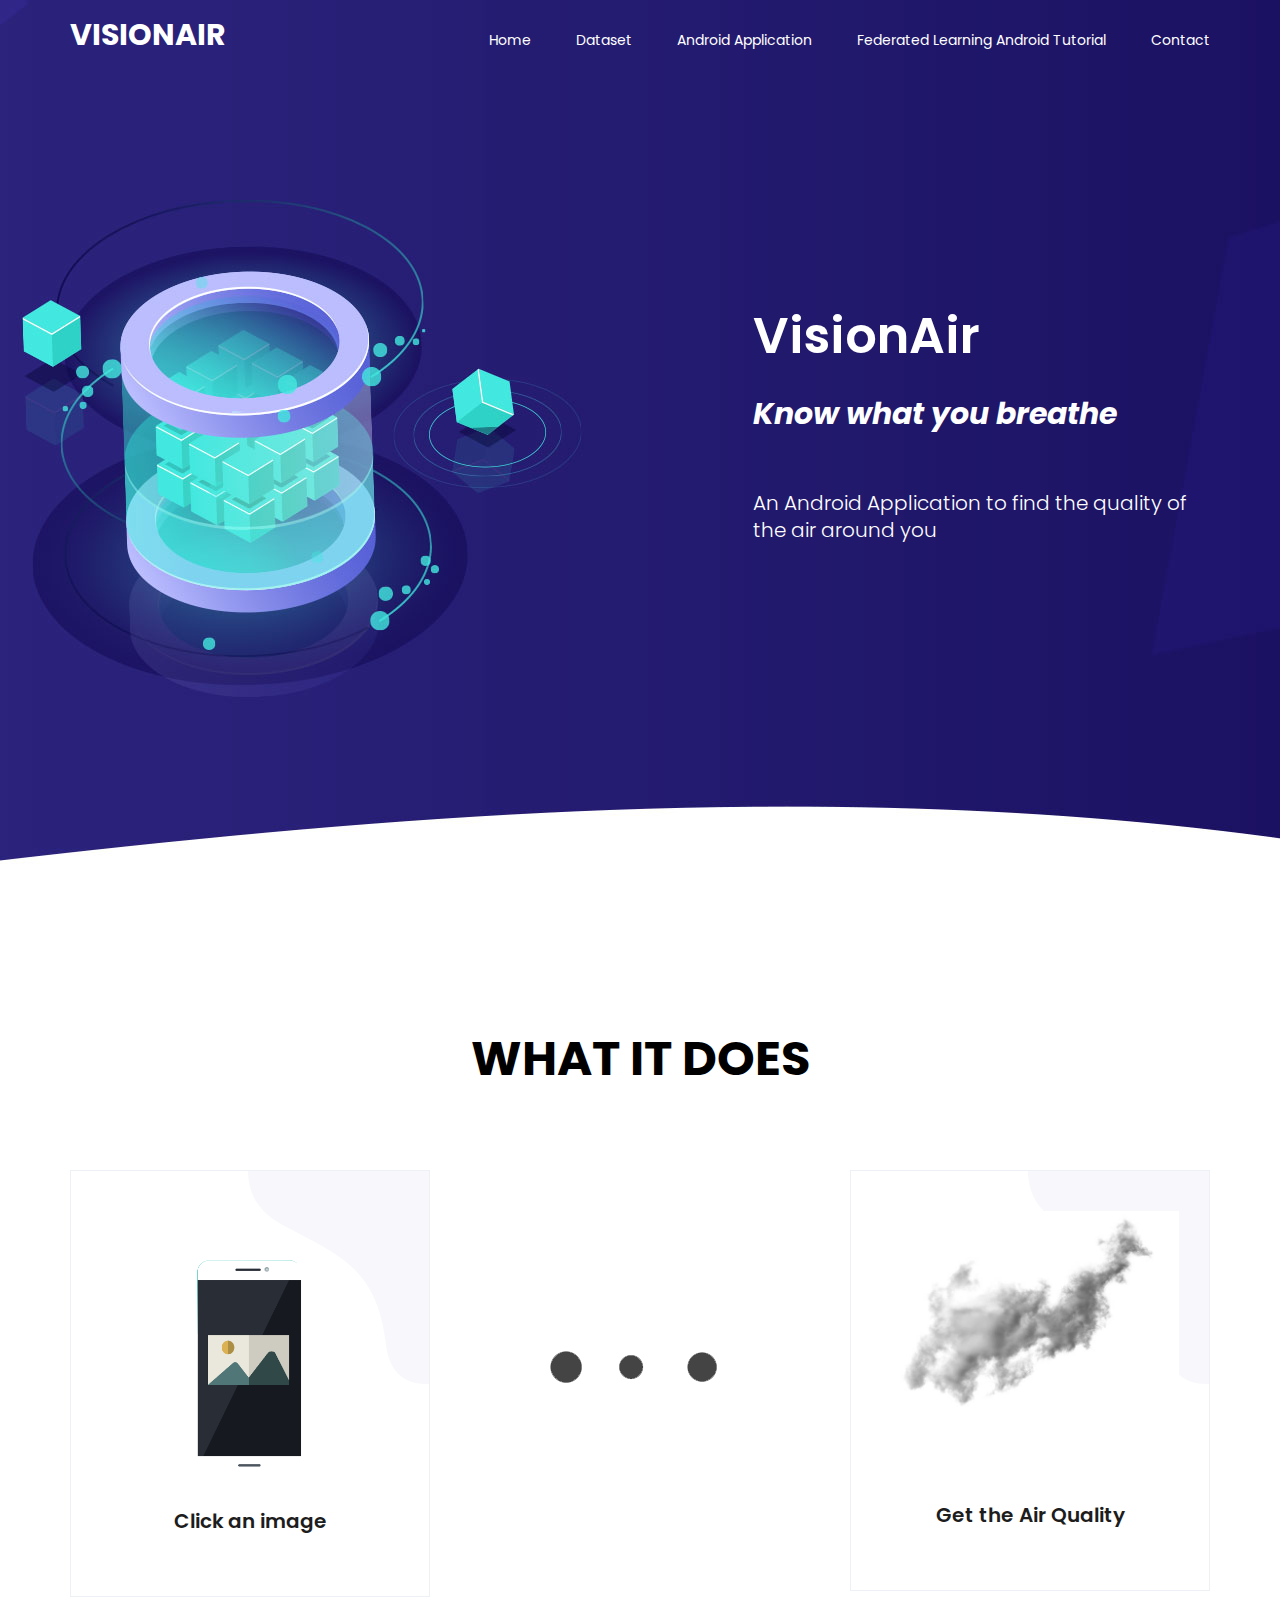
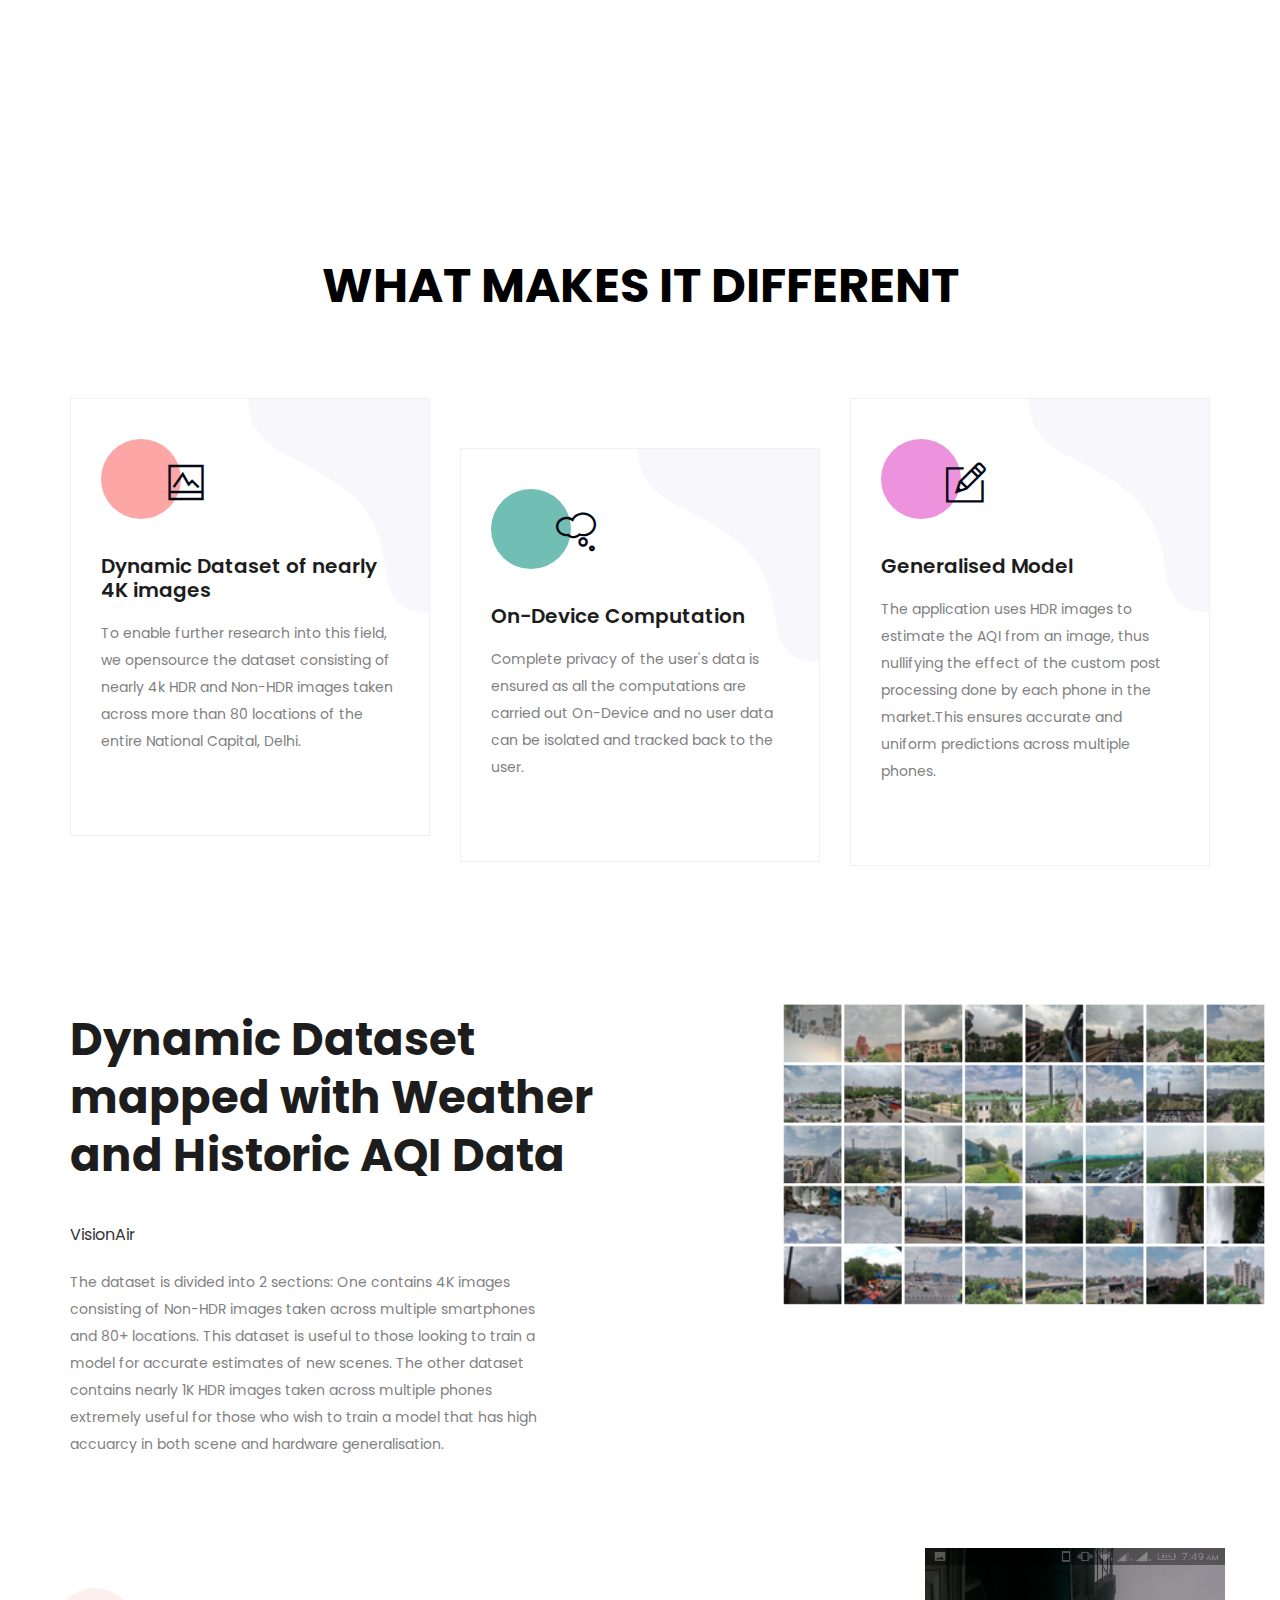
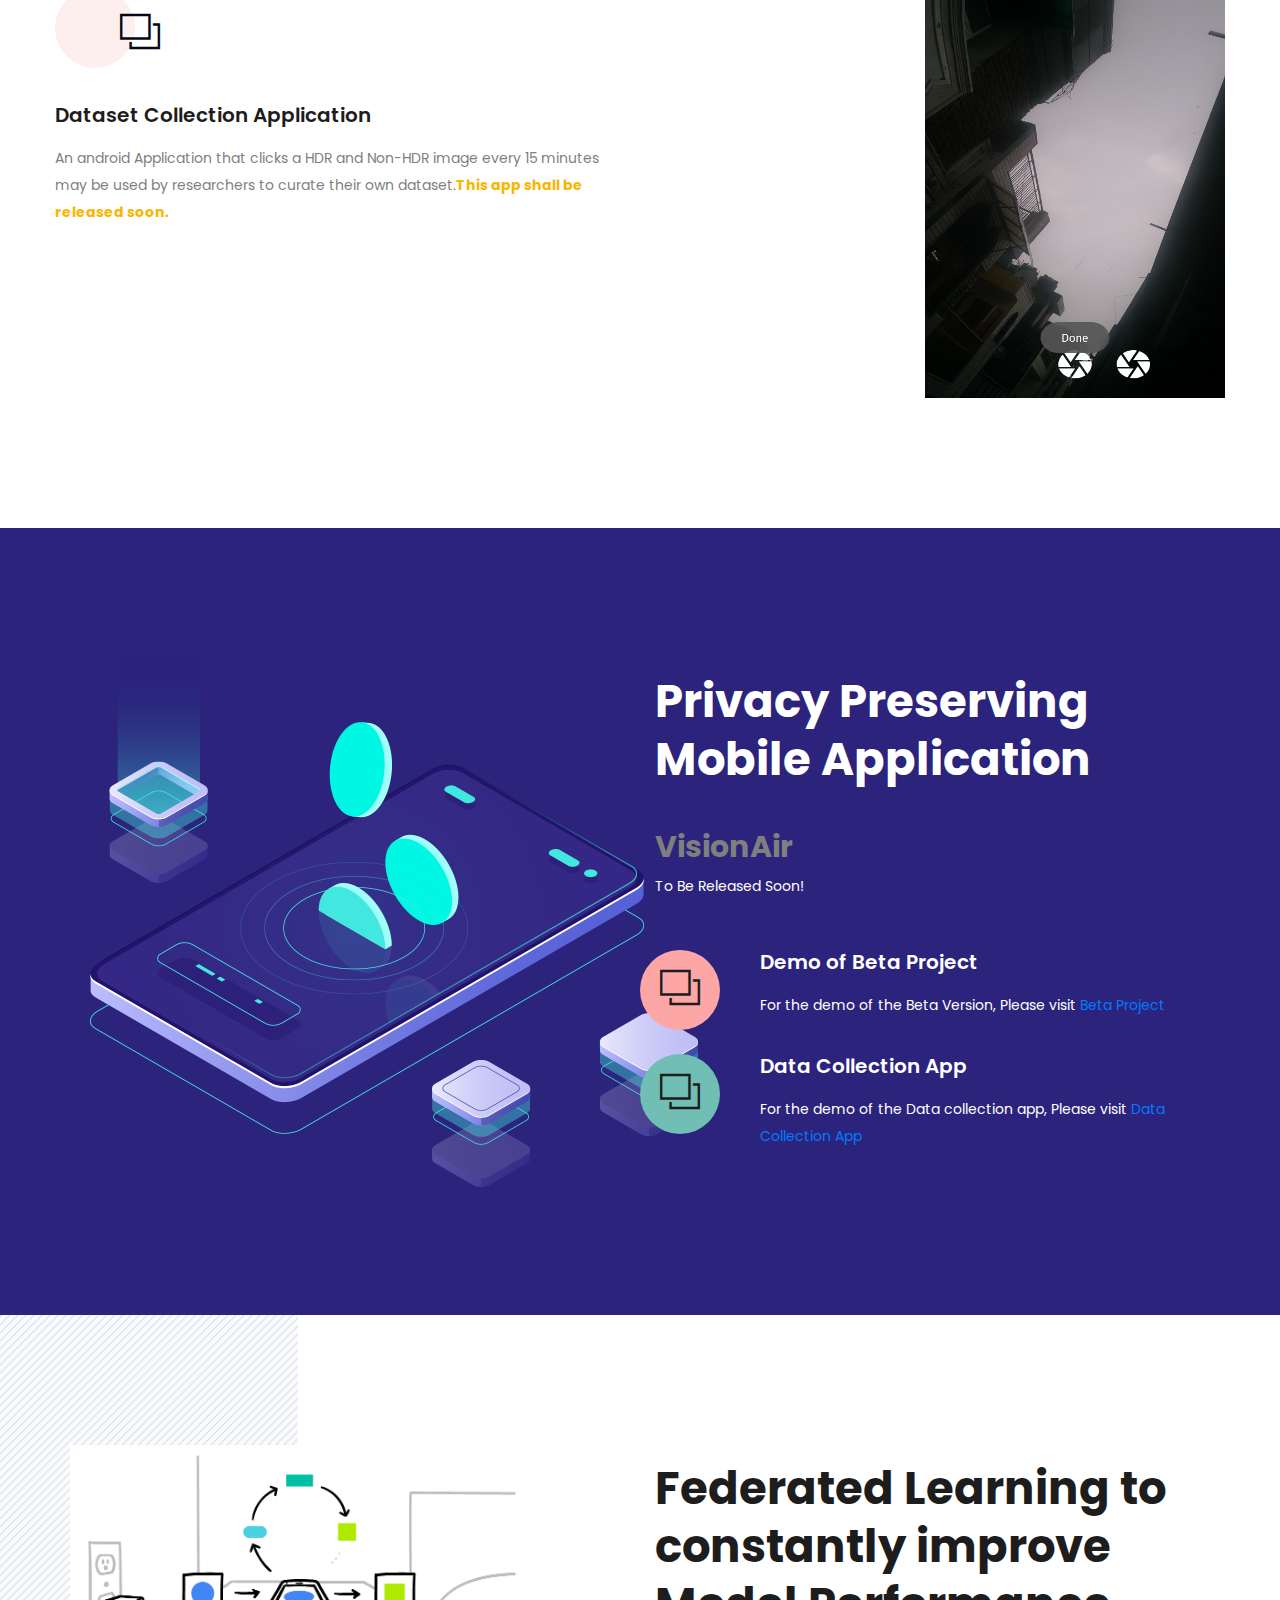
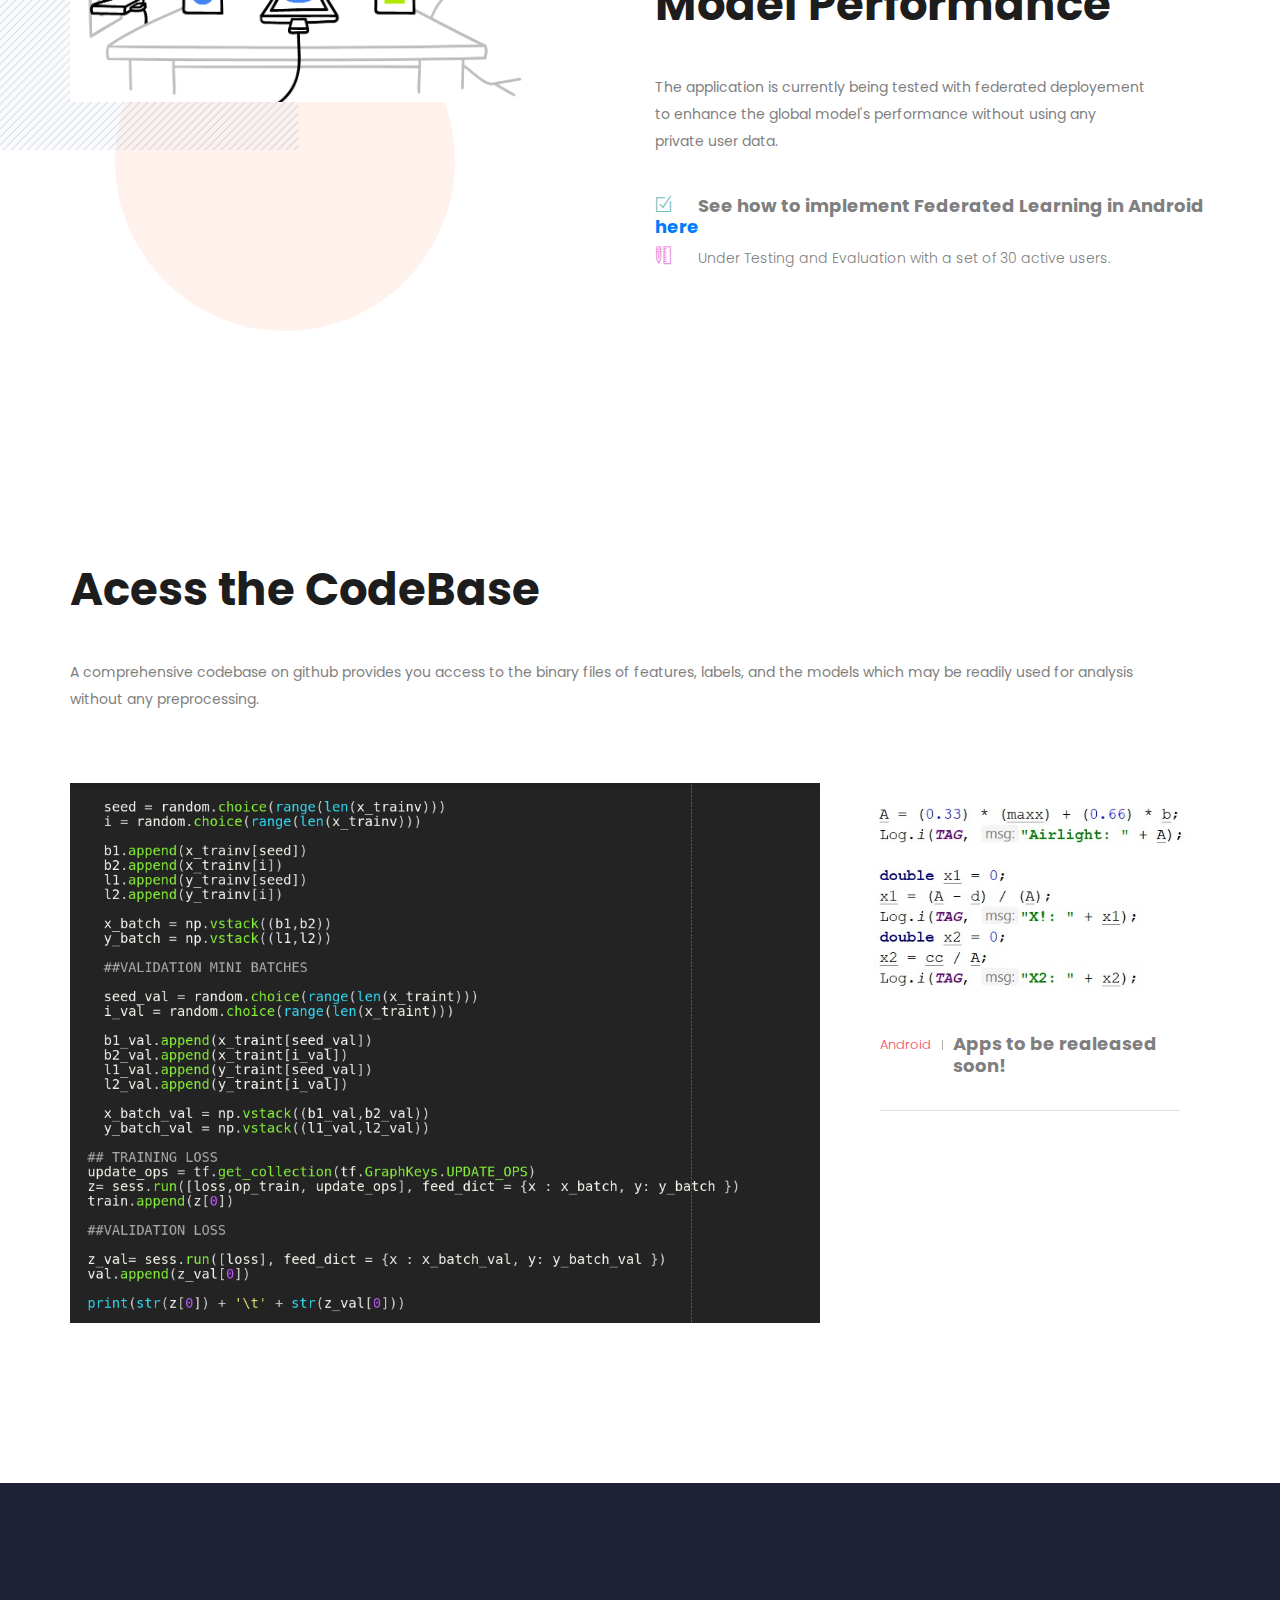
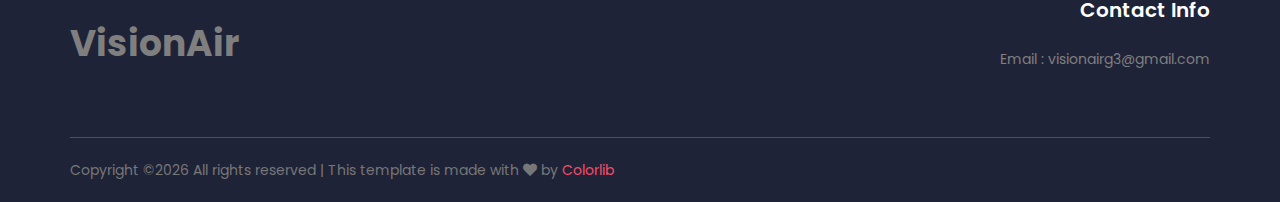
<file: index.html>
<!doctype html>
<html lang="en">
<head>
    <!-- Required meta tags -->
    <meta charset="utf-8">
    <meta name="viewport" content="width=device-width, initial-scale=1, shrink-to-fit=no">
    <link rel="icon" href="img/icon/lenseyenew.jpeg" type="image/jpeg">
    <title>VisionAir</title>
    <!-- Bootstrap CSS -->
    <link rel="stylesheet" href="css/bootstrap.css">
    <link rel="stylesheet" href="css/themify-icons.css">
    <link rel="stylesheet" href="vendors/fontawesome/css/all.min.css">
    <link rel="stylesheet" href="vendors/owl-carousel/owl.carousel.min.css">
    <link rel="stylesheet" href="vendors/animate-css/animate.css">
    <!-- main css -->
    <link rel="stylesheet" href="css/style_div.css">
    <link rel="stylesheet" href="css/responsive.css">
</head>
<body>

    <!--================Header Menu Area =================-->
    <header class="header_area">
        <div class="main_menu">
            <nav class="navbar navbar-expand-lg navbar-light">
                <div class="container">
                    <!-- Brand and toggle get grouped for better mobile display -->
                    <a class="navbar-brand logo_h" href="index.html">VisionAir</a>
                    <button class="navbar-toggler" type="button" data-toggle="collapse" data-target="#navbarSupportedContent" aria-controls="navbarSupportedContent" aria-expanded="false" aria-label="Toggle navigation">
                        <span class="icon-bar"></span>
                        <span class="icon-bar"></span>
                        <span class="icon-bar"></span>
                    </button>
                    <!-- Collect the nav links, forms, and other content for toggling -->
                    <div class="collapse navbar-collapse offset" id="navbarSupportedContent">
                        <ul class="nav navbar-nav menu_nav ml-auto">
                            <li class="nav-item"><a class="nav-link" href="index.html">Home</a></li>
                            <li class="nav-item"><a class="nav-link" href="feature.html">Dataset</a></li>
                            <li class="nav-item"><a class="nav-link" href="price.html">Android Application</a></li>
                            <li class="nav-item"><a class="nav-link" href="federated.html">Federated Learning Android Tutorial</a></li>
<!-- <<<<<<< HEAD

=======
>>>>>>> f88a82aad471d4f4dffdc4cd27701d218b13edaa -->
                            <li class="nav-item"><a class="nav-link" href="contact.html">Contact</a></li>
                        </ul>
                    </div>
                </div>
            </nav>
        </div>
    </header>
    <!--================Header Menu Area =================-->

    <!--================Home Banner Area =================-->
    <section class="home_banner_area">
        <div class="banner_inner d-flex align-items-center">
            <div class="overlay"></div>
            <div class="container">
                <div class="row">
                    <div class="col-lg-6 offset-lg-6 col-xl-5 offset-xl-7">
                        <div class="banner_content">
                            <h3>VisionAir<br/></h3>
                            <h2><em>Know what you breathe</em></h2>
                            <p style="font-size: 20px; padding-top: 50px">An Android Application to find the quality of the air around you </p>
                            <!--<a class="banner_btn" href="#">Begin Free Trial<i class="ti-arrow-right"></i></a>-->
                        </div>
                    </div>

                </div>
            </div>
        </div>
    </section>
    <!--================End Home Banner Area =================-->

    <!--================Service  Area =================-->
    <section class="service-area area-padding">
        <div class="container">
          <h1 style="font-size: 36pt;color:black; text-align:center; padding-bottom: 56pt">WHAT IT DOES</h1>
            <div class="row">
                <!-- Single service -->
                <div class="col">
                    <div class="single-service">
                        <div class="service-content">
                          <img src="img/phone.png" alt="">
                            <h5 style="text-align:center">Click an image</h5>
                        </div>
                    </div>
                </div>
                <div class="col" align="center" style="padding-top:100pt">
                    <img src="img/load.gif" alt="">
                </div>

                <!-- Single service -->
                <div class="col">
                    <div class="single-service">
                        <div class="service-content">
                          <img src="img/air.jpg" alt="">
                            <h5 style="padding-top:70pt; text-align:center">Get the Air Quality</h5>
                        </div>
                    </div>
                </div>



            </div>
        </div>
    </section>
    <!--================Service Area end =================-->
    <!--================Service  Area =================-->
    <section class="service-area area-padding">
        <div class="container">
          <h1 style="font-size: 36pt;color:black; text-align:center; padding-bottom: 56pt">WHAT MAKES IT DIFFERENT</h1>
            <div class="row">
                <!-- Single service -->
                <div class="col-md-6 col-lg-4">
                    <div class="single-service">
                        <div class="service-icon">
                            <i class="ti-image"></i>
                        </div>
                        <div class="service-content">
                            <h5>Dynamic Dataset of nearly 4K images</h5>
                            <p>To enable further research into this field, we opensource the dataset consisting of nearly 4k HDR and Non-HDR images taken across more than 80 locations of the entire National Capital, Delhi.
                                <!-- The App builds and deploys a generalised model that is trained on images collected across different smartphones. It runs the entire model on device to ensure that no private user data is collected and shared with any remote server. We opensource a high quality diverse dataset consisting of nearly 6k images used to build this model to enable further research and innovation in this area on this problem. -->

                            <!--<a href="#">Read More</a>-->
                        </div>
                    </div>
                </div>

                <!-- Single service -->
                <div class="col-md-6 col-lg-4">
                        <div class="single-service">
                            <div class="service-icon">
                                <i class="ti-thought"></i>
                            </div>
                            <div class="service-content">
                                <h5>On-Device Computation</h5>
                                <p>Complete privacy of the user's data is ensured as all the computations are carried out On-Device and no user data can be isolated and tracked back to the user.</p>

                            </div>
                        </div>
                    </div>

                <!-- Single service -->
                <div class="col-md-6 col-lg-4">
                    <div class="single-service">
                        <div class="service-icon">
                            <i class="ti-pencil-alt"></i>
                        </div>
                        <div class="service-content">
                            <h5>Generalised Model</h5>
                            <p>The application uses HDR images to estimate the AQI from an image, thus nullifying the effect of the custom post processing done by each phone in the market.This ensures accurate and uniform predictions across multiple phones.</p>
                        </div>
                    </div>
                </div>



            </div>
        </div>
    </section>
    <!--================Service Area end =================-->


    <!--================About  Area =================-->
    <section class="about-area area-padding-bottom">
        <div class="container">
            <div class="row align-items-center">

                <div class="col-lg-6">
                    <div class="area-heading">
                        <h4>Dynamic Dataset mapped with Weather and Historic AQI Data</h4>
                        <h6>VisionAir</h6>
                        <p>The dataset is divided into 2 sections: One contains 4K images consisting of Non-HDR images taken across multiple smartphones and 80+ locations. This dataset is useful to those looking to train a model for accurate estimates of new scenes.
                        The other dataset contains nearly 1K HDR images taken across multiple phones extremely useful for those who wish to train a model that has high accuarcy in both scene and hardware generalisation.
                        </p>
                    </div>
                  </div>
                    <div class="row">
                        <div class="col">
                            <div class="single-about">
                                <div class="about-icon">
                                    <i class="ti-layers"></i>
                                </div>
                                <div class="single-about-content">
                                    <h5>Dataset Collection Application</h5>
                                    <p>An android Application that clicks a HDR and Non-HDR image every 15 minutes may be used by researchers to curate their own dataset.<b>This app shall be released soon.</b> </p>
                                </div>
                            </div>
                        </div>
                        <div align=right class="col">
                          <img width="300" height="450"src="2.PNG" alt="">
                        </div>
                    </div>
                </div>
            </div>
        </div>
    </section>
    <!--================About Area End =================-->

    <!--================Feature  Area =================-->
    <section class="feature-area area-padding bg_one">
        <div class="container">
            <div class="row align-items-center">

                <div class="offset-lg-6 col-lg-6">
                    <div class="area-heading light">
                        <h4>Privacy Preserving Mobile Application</h4>
                        <div align="right"></div>
                        <h2>VisionAir</h2>
                        <p>To Be Released Soon!</p>
                    </div>
                    <div class="row">
                        <div class="col-">
                            <div class="single-feature d-flex">
                                <div class="feature-icon">
                                    <i class="ti-layers"></i>
                                </div>
                                <div class="single-feature-content">
                                    <h5>Demo of Beta Project</h5>
                                    <p>For the demo of the Beta Version, Please visit <a href="https://www.youtube.com/watch?v=udlRfNdzcGg&feature=youtu.be">Beta Project</a></p>
                                </div>
                            </div>
                        </div>
                        <div class="col-">
                            <div class="single-feature d-flex">
                                <div class="feature-icon">
                                    <i class="ti-layers"></i>
                                </div>
                                <div class="single-feature-content">
                                    <h5>Data Collection App</h5>
                                    <p>For the demo of the Data collection app, Please visit <a href ="">Data Collection App</a></p>
                                </div>
                            </div>
                        </div>
                    </div>
                </div>
            </div>
        </div>
    </section>
    <!--================Feature Area End =================-->


    <!--================About  Area =================-->
    <section class="statics-area area-padding">
        <div class="container">
            <div class="row">

                <div class="col-lg-5">
                    <div class="image-box">
                        <img class="img-fluid w-100" src="img/fed2.png" alt="">



                    </div>
                </div>
                <div class="offset-lg-1 col-lg-6">
                    <div class="area-heading">
                        <h4>Federated Learning to constantly improve Model Performance </h4>
                        <h6> </h6>

                        <p>The application is currently being tested with federated deployement to enhance the global model's performance without using any private user data.</p>
                    </div>
                    <!-- <div class="single-data">
                        <i class="ti-paint-bucket"></i>
                        <p>Do check out .</p>
                    </div> -->
                    <div class="single-data">
                        <i class="ti-check-box"></i>
                        <h4>See how to implement Federated Learning in Android <a href="federated.html">here</a></h4>
                    </div>
                    <div class="single-data">
                        <i class="ti-ruler-pencil"></i>
                        <p>Under Testing and Evaluation with a set of 30 active users.</p>
                    </div>

                </div>
            </div>
        </div>
    </section>
    <!--================About Area End =================-->





    <!--================ Start Portfolio Area =================-->
    <!-- <section class="pricing_area area-padding-top">
        <div class="container">
            <div class="row">
                <div class="col-12">
                    <div class="area-heading">
                        <h4>Our Pricing Plan</h4>
                        <p>Life firmament under them evening make after called dont saying likeness<br> isn't wherein also forth she'd air two without</p>
                    </div>
                </div>
                <div class="col-sm-6 col-lg-3">
                    <div class="single-pricing">
                        <div class="pricing-icon">
                            <i class="ti-home"></i>
                        </div>
                        <div class="single-pricing-content">
                            <h5>Standard</h5>
                            <h4>$25<span class="currency_line">/</span><span>month</span></h4>
                            <ul>
                                <li>2GB Bandwidth</li>
                                <li>Two Account</li>
                                <li>15GB Storage</li>
                                <li>Sale After Service</li>
                                <li>3 Host Domain</li>
                                <li>24/7 Support</li>
                            </ul>
                            <a href="#">Purchase Now</a>
                        </div>
                    </div>
                </div>

                <div class="col-sm-6 col-lg-3">
                    <div class="single-pricing">
                        <div class="pricing-icon">
                            <i class="ti-bag"></i>
                        </div>
                        <div class="single-pricing-content">
                            <h5>Business</h5>
                            <h4>$35<span class="currency_line">/</span><span>month</span></h4>
                            <ul>
                                <li>2GB Bandwidth</li>
                                <li>Two Account</li>
                                <li>15GB Storage</li>
                                <li>Sale After Service</li>
                                <li>3 Host Domain</li>
                                <li>24/7 Support</li>
                            </ul>
                            <a href="#">Purchase Now</a>
                        </div>
                    </div>
                </div>

                <div class="col-sm-6 col-lg-3">
                    <div class="single-pricing">
                        <div class="pricing-icon">
                            <i class="ti-car"></i>
                        </div>
                        <div class="single-pricing-content">
                            <h5>Premium</h5>
                            <h4>$45<span class="currency_line">/</span><span>month</span></h4>
                            <ul>
                                <li>2GB Bandwidth</li>
                                <li>Two Account</li>
                                <li>15GB Storage</li>
                                <li>Sale After Service</li>
                                <li>3 Host Domain</li>
                                <li>24/7 Support</li>
                            </ul>
                            <a href="#">Purchase Now</a>
                        </div>
                    </div>
                </div>

                <div class="col-sm-6 col-lg-3">
                    <div class="single-pricing">
                        <div class="pricing-icon">
                            <i class="ti-gift"></i>
                        </div>
                        <div class="single-pricing-content">
                            <h5>Ultimate</h5>
                            <h4>$55<span class="currency_line">/</span><span>month</span></h4>
                            <ul>
                                <li>2GB Bandwidth</li>
                                <li>Two Account</li>
                                <li>15GB Storage</li>
                                <li>Sale After Service</li>
                                <li>3 Host Domain</li>
                                <li>24/7 Support</li>
                            </ul>
                            <a href="#">Purchase Now</a>
                        </div>
                    </div>
                </div>
            </div>
        </div>
    </section>
    ================ End Pricing Area ================= -->



    <!--================ Start Blog Area =================-->
    <section class="latest-blog-area area-padding">
        <div class="container">
            <div class="row justify-content-center">
                <div class="col-lg-12">
                    <div class="area-heading">
                        <h4>Acess the CodeBase</h4>
                        <p>A comprehensive codebase on github provides you access to the binary files of features, labels, and the models which may be readily used for analysis without any preprocessing.</p>
                    </div>
                </div>
            </div>

            <div class="row">
                <div class="col-lg-8 col-md-6 ">
                    <div class="single-blog full_image">
                        <div class="thumb">
                            <img class="img-fluid w-100" src="img/blog/1.png" alt="">
                        </div>
                        <div class="single-blog-content">
                            <p class="tag">Deep Learning</p>
                            <h4>Shallow Neural Net Implementation</h4>
                            <p>Find the implementation of both the Keras and Non Keras versions of the neural networks implementation at the opensourced github repository</p>


                        </div>

                    </div>

                </div>


                 <div class="col-lg-4 col-md-6 ">
                    <div class="single-blog">
                        <div class="thumb">
                            <img class="img-fluid w-100" src="img/a1.jpeg" alt="">
                        </div>
                        <div class="single-blog-content">
                            <p class="tag">Android</p>
                            <h4>Apps to be realeased soon!</h4>
                            <!-- <div class="meta-bottom d-flex">
                                <p class="likes"><i class="ti-comments"></i> 02 Comments</p>
                                <p><i class="ti-heart"></i> 15 </p>
                            </div> -->

                        </div>
                    </div>

                </div>

                <!-- <div class="col-lg-4 col-md-6 ">
                    <div class="single-blog">
                        <div class="thumb">
                            <img class="img-fluid w-100" src="img/a2.jpeg" alt="">
                        </div>
                        <div class="single-blog-content">
                            <p class="tag">Software / Business</p>
                            <p class="date">March 10, 2019</p>
                            <h4>
                                <a href="#">You living thing whose After
                                our third you also Us.</a>
                            </h4>
                            <div class="meta-bottom d-flex">
                                <p class="likes"><i class="ti-comments"></i> 02 Comments</p>
                                <p><i class="ti-heart"></i> 15 </p>
                            </div>

                        </div>
                    </div>

                </div> -->


                <!--<div class="col-lg-8 col-md-6">
                    <div class="single-blog full_image">
                        <div class="thumb">
                            <img class="img-fluid w-100" src="img/blog/4.png" alt="">
                        </div>
                        <div class="single-blog-content">
                             <p class="tag"></p>
                            <p class="date">March 10, 2019</p>
                            <h4>
                                <a href="#">You living thing whose After
                                our third you also Us.</a>
                            </h4>
                            <div class="meta-bottom d-flex">
                                <p class="likes"><i class="ti-comments"></i> 02 Comments</p>
                                <p><i class="ti-heart"></i>15</p>
                            </div>

                        </div>
                    </div>
                </div> -->


            </div>
        </div>
    </section>
    <!--================ End Blog Area =================-->


    <!--================ Start Brands Area =================-->
    <!-- <section class="brands-area area-padding-bottom">
        <div class="container">
            <div class="row justify-content-center">
                <div class="col-lg-10">
                    <div class="owl-carousel brand-carousel">
                        single-brand
                        <div class="single-brand-item d-table">
                            <div class="d-table-cell">
                                <img src="img/logo/1.png" alt="">
                            </div>
                        </div>
                        single-brand
                                                <div class="single-brand-item d-table">
                            <div class="d-table-cell">
                                <img src="img/logo/2.png" alt="">
                            </div>
                        </div>
                         single-brand
                        <div class="single-brand-item d-table">
                            <div class="d-table-cell">
                                <img src="img/logo/3.png" alt="">
                            </div>
                        </div>
                        <!-- single-brand
                        <div class="single-brand-item d-table">
                            <div class="d-table-cell">
                                <img src="img/logo/4.png" alt="">
                            </div>
                        </div>
                        <!-- single-brand
                        <div class="single-brand-item d-table">
                            <div class="d-table-cell">
                                <img src="img/logo/5.png" alt="">
                            </div>
                        </div>
                        <!-- single-brand
                        <div class="single-brand-item d-table">
                            <div class="d-table-cell">
                                <img src="img/logo/3.png" alt="">
                            </div>
                        </div>
                    </div>
                </div>
            </div>
        </div>
    </section>
    ================ End Brands Area =================-->




 <!-- ================ start footer Area ================= -->
 <footer class="footer-area">
        <div class="container">
            <div class="row">

                <div class="col col-sm-6 mb-4 mb-xl-0 single-footer-widget">

                        <br><h1>VisionAir</h1>
                </div>
                <div align=right class="col col-sm-6 mb-3 mb-xl-0 single-footer-widget">
                    <h4>Contact Info</h4>
                    <div class="footer-address">
                        <span>Email : visionairg3@gmail.com</span>
                    </div>
                </div>
        </div>
        <div class="footer-bottom row align-items-center text-center text-lg-left no-gutters">
            <p class="footer-text m-0 col-lg-8 col-md-12"><!-- Link back to Colorlib can't be removed. Template is licensed under CC BY 3.0. -->
Copyright &copy;<script>document.write(new Date().getFullYear());</script> All rights reserved | This template is made with <i class="fa fa-heart" aria-hidden="true"></i> by <a href="https://colorlib.com" target="_blank">Colorlib</a>
<!-- Link back to Colorlib can't be removed. Template is licensed under CC BY 3.0. --></p>
        </div>
    </div>
</footer>






<!-- Optional JavaScript -->
<!-- jQuery first, then Popper.js, then Bootstrap JS -->
<script src="js/jquery-2.2.4.min.js"></script>
<script src="js/popper.js"></script>
<script src="js/bootstrap.min.js"></script>
<script src="vendors/owl-carousel/owl.carousel.min.js"></script>
<script src="js/jquery.ajaxchimp.min.js"></script>
<script src="js/waypoints.min.js"></script>
<script src="js/mail-script.js"></script>
<script src="js/contact.js"></script>
<script src="js/jquery.form.js"></script>
<script src="js/jquery.validate.min.js"></script>
<script src="js/mail-script.js"></script>
<script src="js/theme.js"></script>
</body>
</html>
</file>
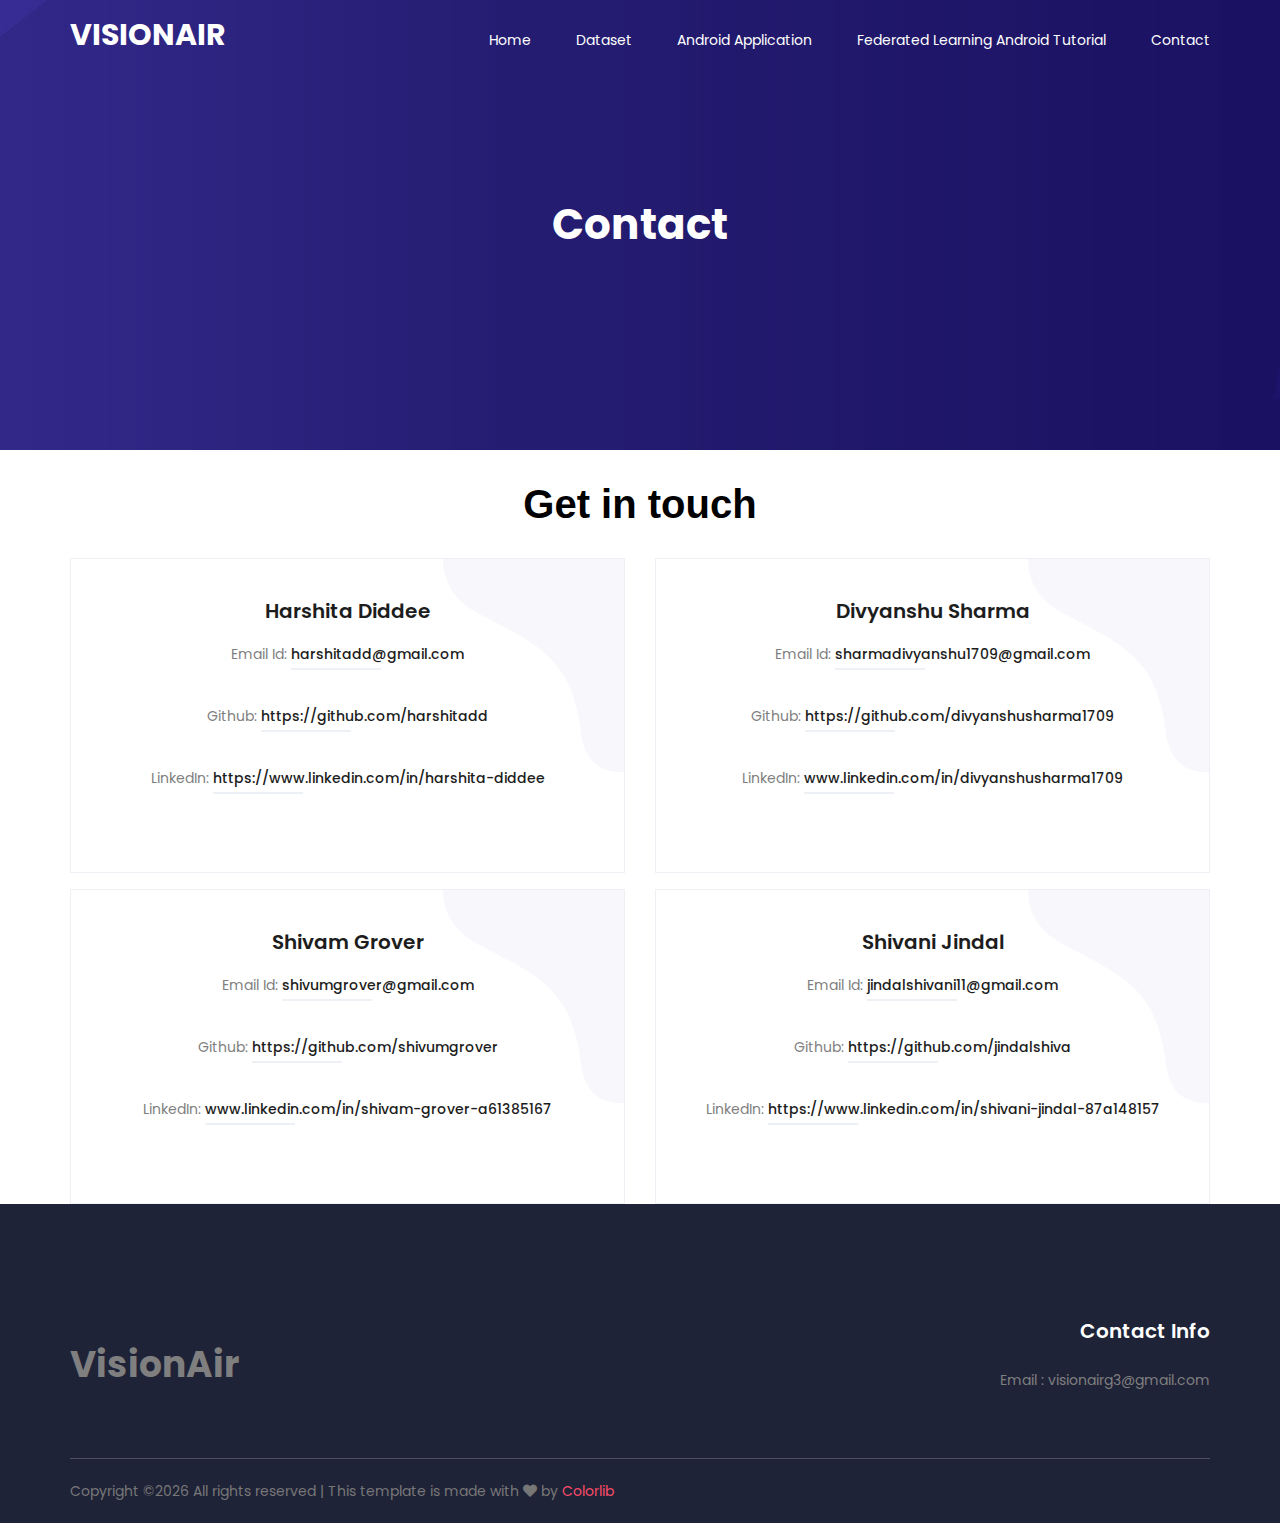
<file: contact.html>
<!doctype html>
<html lang="en">
<head>
    <!-- Required meta tags -->
    <meta charset="utf-8">
    <meta name="viewport" content="width=device-width, initial-scale=1, shrink-to-fit=no">
    <link rel="icon" href="img/icon/lenseye.jpeg" type="image/jpeg">
    <title>Contact Us</title>
    <!-- Bootstrap CSS -->
    <link rel="stylesheet" href="css/bootstrap.css">
    <link rel="stylesheet" href="css/themify-icons.css">
    <link rel="stylesheet" href="vendors/fontawesome/css/all.min.css">
    <link rel="stylesheet" href="vendors/owl-carousel/owl.carousel.min.css">
    <link rel="stylesheet" href="vendors/animate-css/animate.css">
    <!-- main css -->
    <link rel="stylesheet" href="css/style.css">
    <link rel="stylesheet" href="css/responsive.css">
</head>
<body>

    <!--================Header Menu Area =================-->
    <header class="header_area">
        <div class="main_menu">
            <nav class="navbar navbar-expand-lg navbar-light">
                <div class="container">
                    <!-- Brand and toggle get grouped for better mobile display -->
                    <a class="navbar-brand logo_h" href="index.html">VisionAir</a>

                    <button class="navbar-toggler" type="button" data-toggle="collapse" data-target="#navbarSupportedContent" aria-controls="navbarSupportedContent" aria-expanded="false" aria-label="Toggle navigation">
                        <span class="icon-bar"></span>
                        <span class="icon-bar"></span>
                        <span class="icon-bar"></span>
                    </button>
                    <!-- Collect the nav links, forms, and other content for toggling -->
                    <div class="collapse navbar-collapse offset" id="navbarSupportedContent">
                        <ul class="nav navbar-nav menu_nav ml-auto">
                            <li class="nav-item"><a class="nav-link" href="index.html">Home</a></li>
                            <li class="nav-item"><a class="nav-link" href="feature.html">Dataset</a></li>
                            <li class="nav-item"><a class="nav-link" href="price.html">Android Application</a></li>
                            <li class="nav-item"><a class="nav-link" href="federated.html">Federated Learning Android Tutorial</a></li>

                            <li class="nav-item"><a class="nav-link" href="contact.html">Contact</a></li>
                        </ul>
                    </div>
                </div>
            </nav>
        </div>
    </header>
    <!--================Header Menu Area =================-->


    <!--================Hero Banner Area Start =================-->
    <section class="hero-banner d-flex align-items-center">
        <div class="container text-center">
            <h2>Contact</h2>
        </div>
    </section>
    <!--================Hero Banner Area End =================-->


  <!-- ================ contact section start ================= -->


    <div >
        <h2 style="text-align: center; margin: 30px; color: black; font-family: sans-serif;font-size: 40px">Get in touch</h2>

       <!--  <h5 style="color: black;">Harshita Diddee</h5>
        <p> Email Id: <a href="harshitadd@gmail.com"> harshitadd@gmail.com</a></p>
        <p> Github: <a href="https://github.com/harshitadd">https://github.com/harshitadd</a></p>
        <p> LinkedIn: <a href="https://www.linkedin.com/in/harshita-diddee"> https://www.linkedin.com/in/harshita-diddee</a></p> -->


  <section class="service-area ">
        <div class="container">
            <div class="row">
                <!-- Single service -->
                <div class="col">
                    <div class="single-service" style="text-align: center;">

                        <div class="service-content">
                            <h5>Harshita Diddee</h5>
                            <p> Email Id: <a href="harshitadd@gmail.com"> harshitadd@gmail.com</a></p>
                            <p> Github: <a href="https://github.com/harshitadd">https://github.com/harshitadd</a></p>
                            <p> LinkedIn: <a href="https://www.linkedin.com/in/harshita-diddee"> https://www.linkedin.com/in/harshita-diddee</a></p>
                        </div>
                    </div>
                </div>



                <div class="col">
                    <div class="single-service" style="text-align: center;">

                        <div class="service-content">
                          <h5>Divyanshu Sharma</h5>
                          <p> Email Id: <a href=" sharmadivyanshu1709@gmail.com">  sharmadivyanshu1709@gmail.com</a></p>
                           <p> Github: <a href=" https://github.com/divyanshusharma1709"> https://github.com/divyanshusharma1709</a></p>
                           <p> LinkedIn: <a href="www.linkedin.com/in/divyanshusharma1709"> www.linkedin.com/in/divyanshusharma1709</a></p>

                        </div>
                    </div>
                  </div>

                </div>
                <p>
                <div class="row">

                 <div class="col">
                    <div class="single-service" style="text-align: center;">
                        <div class="service-content">
                           <h5>Shivam Grover</h5>
<p> Email Id: <a href="shivumgrover@gmail.com"> shivumgrover@gmail.com</a></p>
                            <p> Github: <a href="https://github.com/shivumgrover">https://github.com/shivumgrover</a></p>
                            <p> LinkedIn: <a href="www.linkedin.com/in/shivam-grover-a61385167"> www.linkedin.com/in/shivam-grover-a61385167</a></p>                        </div>
                    </div>
                  </div>
                  </p>
                  <div class="col">
                    <right>
                    <div class="single-service" style="text-align: center;">

                        <div class="service-content">
                          <h5>Shivani Jindal</h5>
                          <p> Email Id: <a href="jindalshivani11@gmail.com"> jindalshivani11@gmail.com</a></p>
                           <p> Github: <a href="https://github.com/jindalshiva">https://github.com/jindalshiva</a></p>
                           <p> LinkedIn: <a href="https://www.linkedin.com/in/shivani-jindal-87a148157"> https://www.linkedin.com/in/shivani-jindal-87a148157</a></p>
                        </right>
                        </div>
                    </div>
                </div>
              </div>
            </div>
    </section>







    </div>

  <!-- ================ contact section end ================= -->

    <footer class="footer-area">
        <div class="container">
            <div class="row">

                <div class="col col-sm-6 mb-4 mb-xl-0 single-footer-widget">

                        <br><h1>VisionAir</h1>
                </div>
                <div align=right class="col col-sm-6 mb-3 mb-xl-0 single-footer-widget">
                    <h4>Contact Info</h4>
                    <div class="footer-address">
                        <span>Email : visionairg3@gmail.com</span>
                    </div>
                </div>
        </div>
        <div class="footer-bottom row align-items-center text-center text-lg-left no-gutters">
            <p class="footer-text m-0 col-lg-8 col-md-12"><!-- Link back to Colorlib can't be removed. Template is licensed under CC BY 3.0. -->
Copyright &copy;<script>document.write(new Date().getFullYear());</script> All rights reserved | This template is made with <i class="fa fa-heart" aria-hidden="true"></i> by <a href="https://colorlib.com" target="_blank">Colorlib</a>
<!-- Link back to Colorlib can't be removed. Template is licensed under CC BY 3.0. --></p>
        </div>
    </div>
</footer>



<!-- Optional JavaScript -->
<!-- jQuery first, then Popper.js, then Bootstrap JS -->
<script src="js/jquery-2.2.4.min.js"></script>
<script src="js/popper.js"></script>
<script src="js/bootstrap.min.js"></script>
<script src="vendors/owl-carousel/owl.carousel.min.js"></script>
<script src="js/jquery.ajaxchimp.min.js"></script>
<script src="js/waypoints.min.js"></script>
<script src="js/mail-script.js"></script>
<script src="js/contact.js"></script>
<script src="js/jquery.form.js"></script>
<script src="js/jquery.validate.min.js"></script>
<script src="js/mail-script.js"></script>
<script src="js/theme.js"></script>
</body>
</html>
</file>
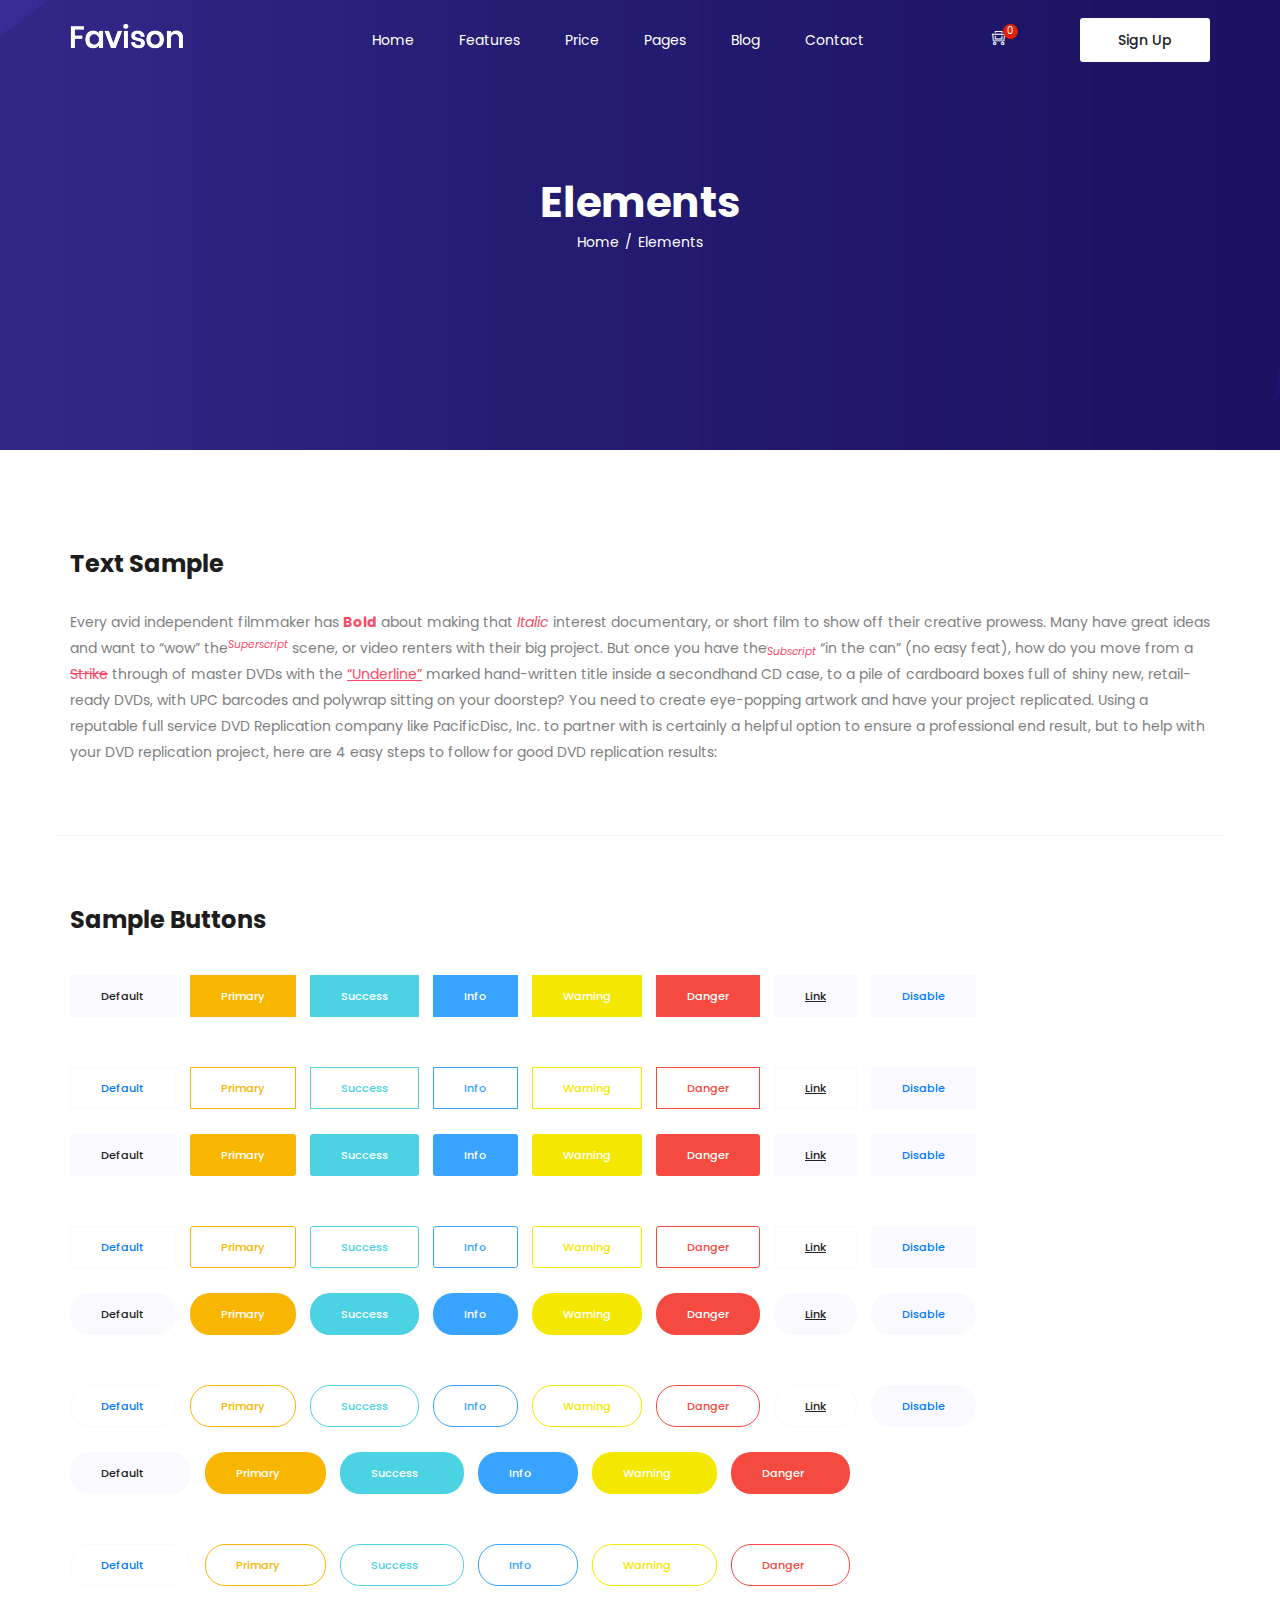
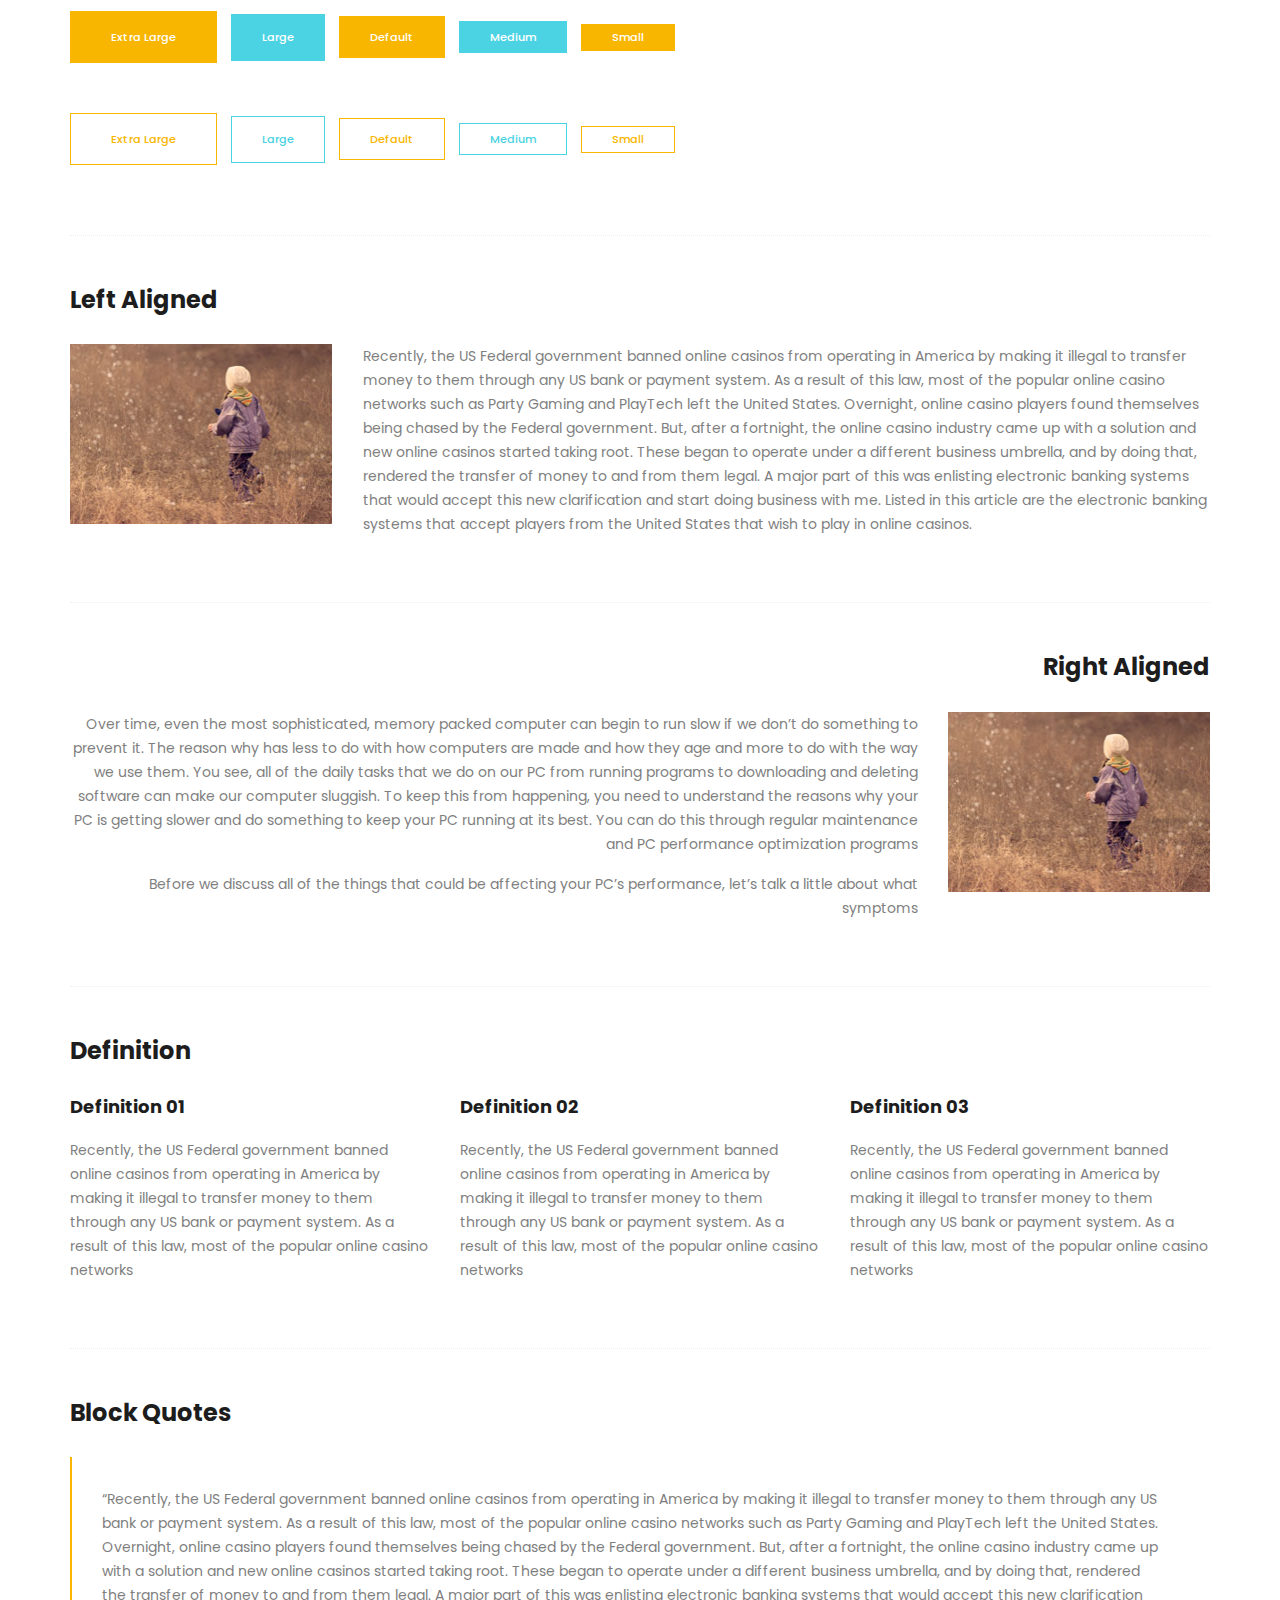
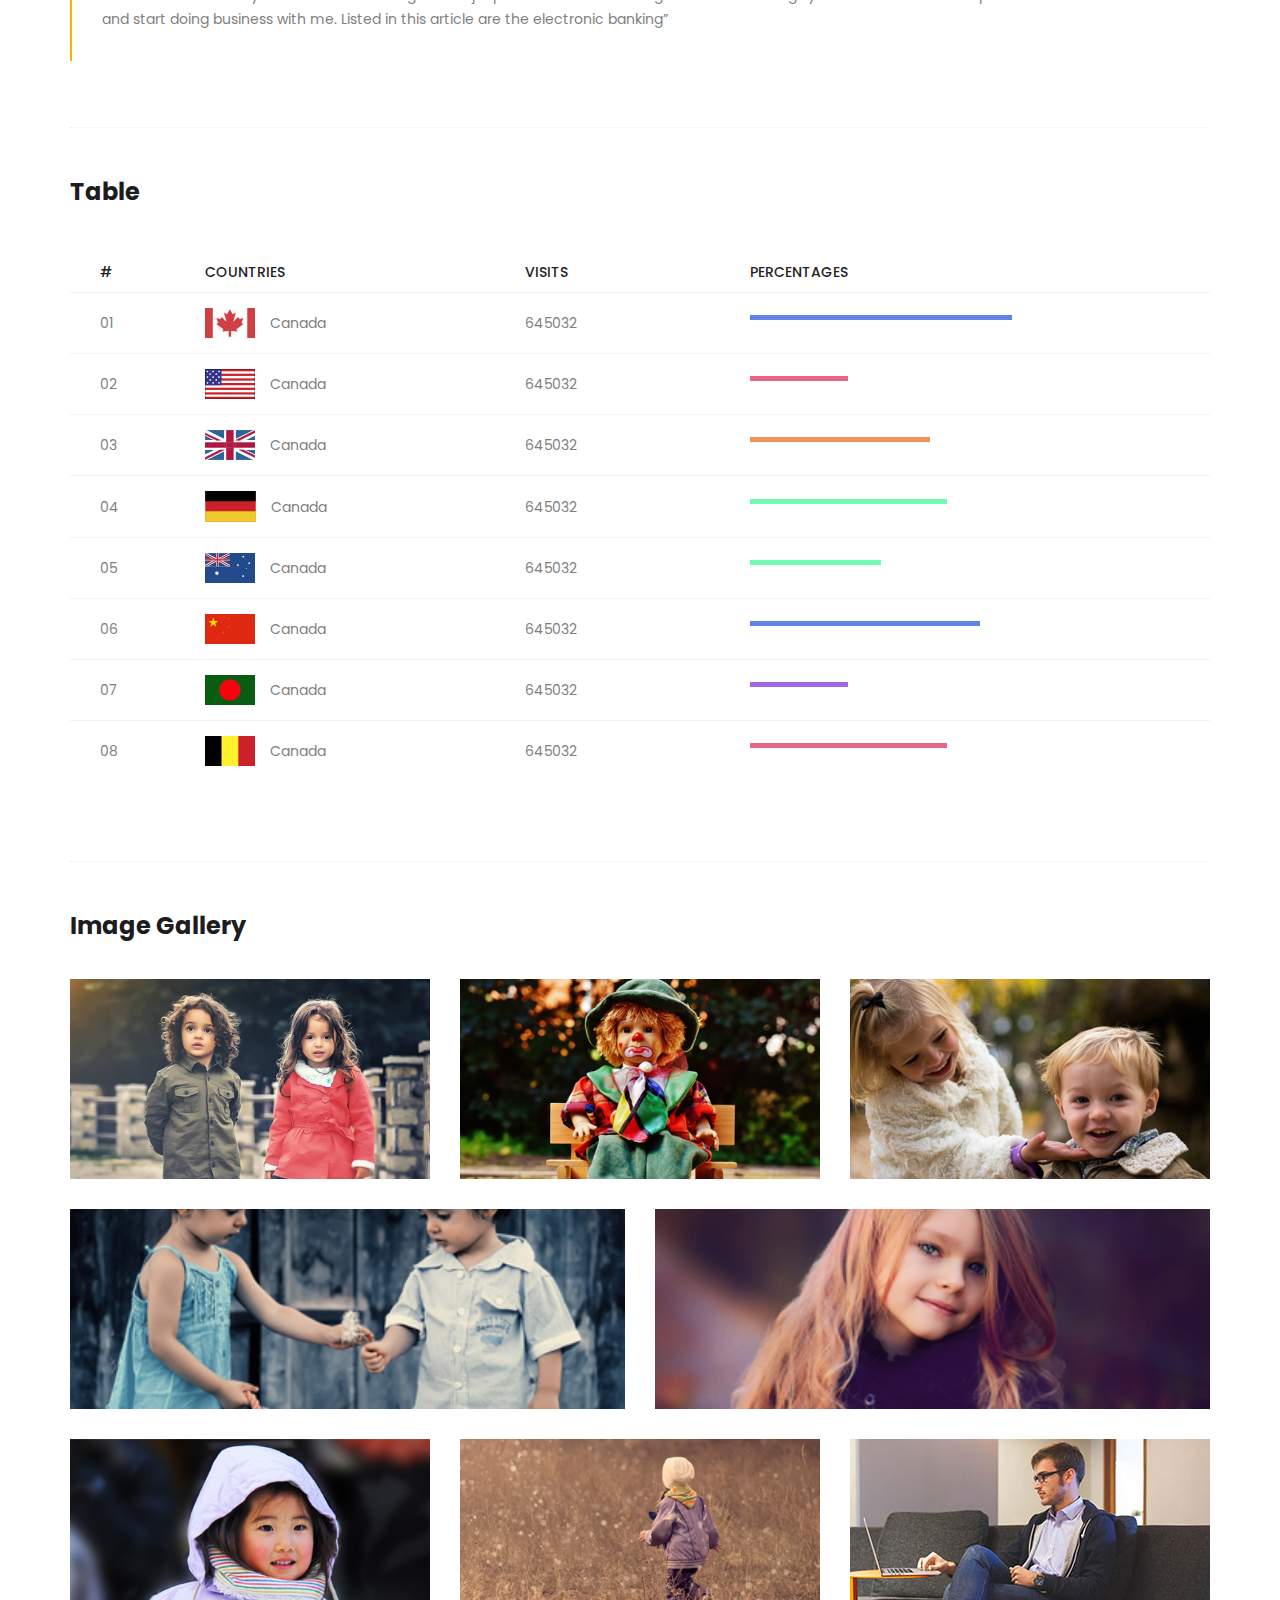
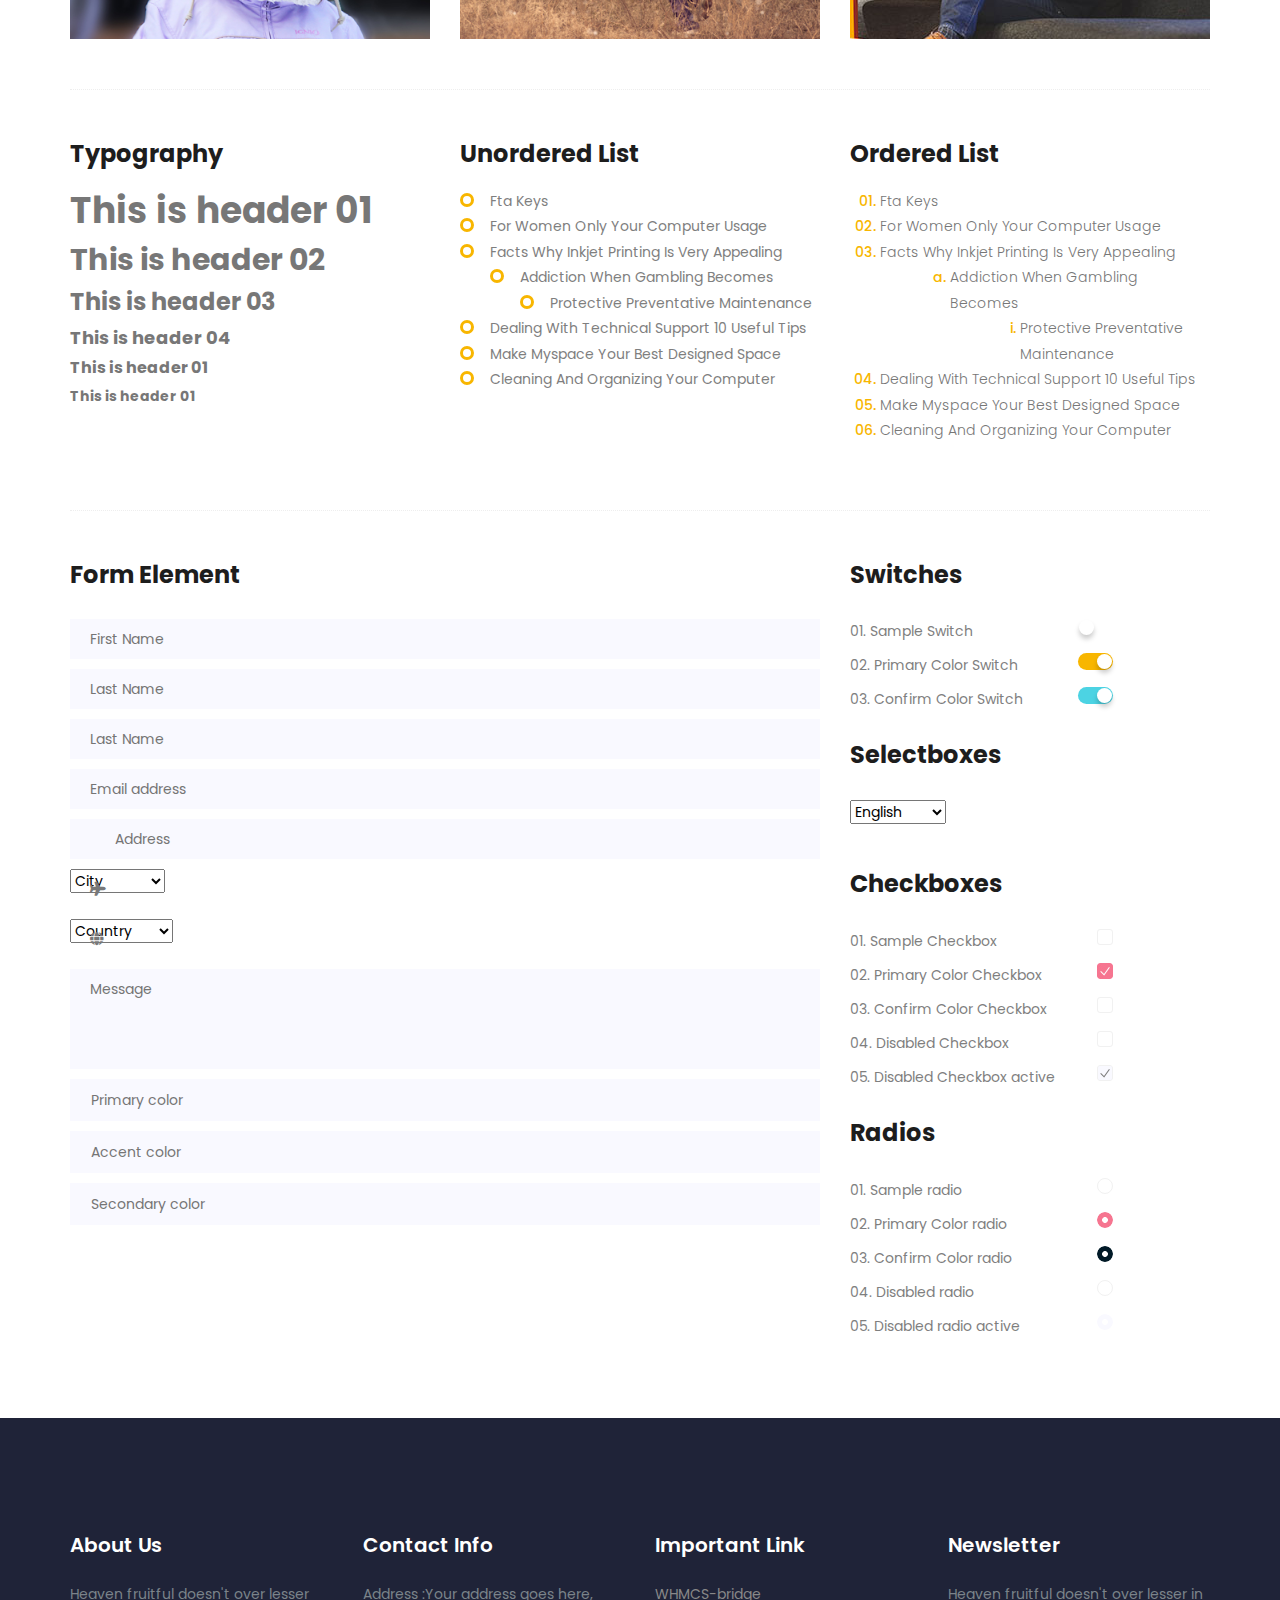
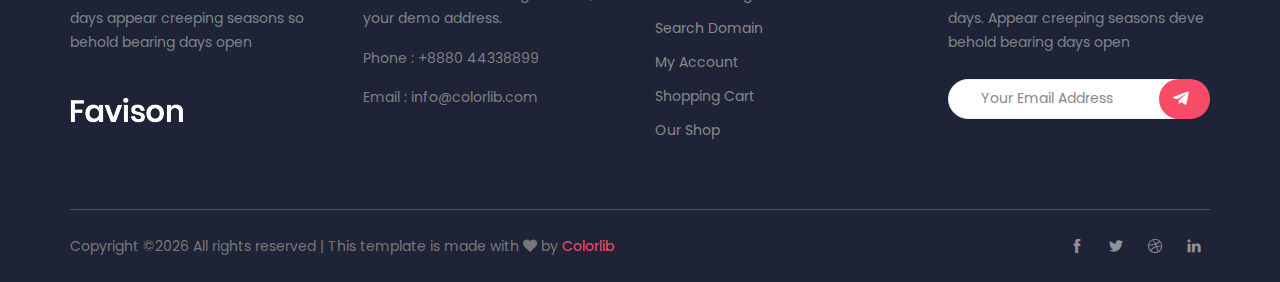
<file: element.html>
<!doctype html>
<html lang="en">
<head>
    <!-- Required meta tags -->
    <meta charset="utf-8">
    <meta name="viewport" content="width=device-width, initial-scale=1, shrink-to-fit=no">
    <link rel="icon" href="img/favicon.png" type="image/png">
    <title>Favison SAAS</title>
    <!-- Bootstrap CSS -->
    <link rel="stylesheet" href="css/bootstrap.css">
    <link rel="stylesheet" href="css/themify-icons.css">
    <link rel="stylesheet" href="vendors/fontawesome/css/all.min.css">
    <link rel="stylesheet" href="vendors/owl-carousel/owl.carousel.min.css">
    <link rel="stylesheet" href="vendors/animate-css/animate.css">
    <!-- main css -->
    <link rel="stylesheet" href="css/style.css">
    <link rel="stylesheet" href="css/responsive.css">
</head>
<body>

    <!--================Header Menu Area =================-->
    <header class="header_area">    
        <div class="main_menu">
            <nav class="navbar navbar-expand-lg navbar-light">
                <div class="container">
                    <!-- Brand and toggle get grouped for better mobile display -->
                    <a class="navbar-brand logo_h" href="index.html"><img src="img/logo.png" alt=""></a>
                    <button class="navbar-toggler" type="button" data-toggle="collapse" data-target="#navbarSupportedContent" aria-controls="navbarSupportedContent" aria-expanded="false" aria-label="Toggle navigation">
                        <span class="icon-bar"></span>
                        <span class="icon-bar"></span>
                        <span class="icon-bar"></span>
                    </button>
                    <!-- Collect the nav links, forms, and other content for toggling -->
                    <div class="collapse navbar-collapse offset" id="navbarSupportedContent">
                        <ul class="nav navbar-nav menu_nav ml-auto">
                            <li class="nav-item"><a class="nav-link" href="index.html">Home</a></li> 
                            <li class="nav-item"><a class="nav-link" href="feature.html">Features</a></li> 
                            <li class="nav-item"><a class="nav-link" href="price.html">Price</a></li>     
                            <li class="nav-item submenu dropdown">
                                <a href="#" class="nav-link dropdown-toggle" data-toggle="dropdown" role="button" aria-haspopup="true" aria-expanded="false">Pages</a>
                                <ul class="dropdown-menu">
                                    <li class="nav-item"><a class="nav-link" href="feature.html">Features</a></li> 
                                    <li class="nav-item"><a class="nav-link" href="price.html">Price</a></li>
                                    <li class="nav-item"><a class="nav-link" href="element.html">Element</a></li>
                                </ul>
                            </li>
                            <li class="nav-item submenu dropdown">
                                <a href="#" class="nav-link dropdown-toggle" data-toggle="dropdown" role="button" aria-haspopup="true" aria-expanded="false">Blog</a>
                                <ul class="dropdown-menu">
                                    <li class="nav-item"><a class="nav-link" href="blog.html">Blog</a></li>
                                    <li class="nav-item"><a class="nav-link" href="single-blog.html">Blog Details</a></li>
                                </ul>
                            </li> 
                            <li class="nav-item"><a class="nav-link" href="contact.html">Contact</a></li>
                        </ul>
                    </div>
                    <div class="right-button">
                        <ul>
                            <li class="shop-icon"><a href="#"><i class="ti-shopping-cart-full"></i><span>0</span></a></li>
                            <li><a class="sign_up" href="">Sign Up</a></li>
                        </ul>
                    </div> 
                </div>
            </nav>
        </div>
    </header>
    <!--================Header Menu Area =================-->


    <!--================Hero Banner Area Start =================-->
    <section class="hero-banner d-flex align-items-center">
        <div class="container text-center">
            <h2>Elements</h2>
            <nav aria-label="breadcrumb" class="banner-breadcrumb">
                <ol class="breadcrumb">
                    <li class="breadcrumb-item"><a href="#">Home</a></li>
                    <li class="breadcrumb-item active" aria-current="page">Elements</li>
                </ol>
            </nav>
        </div>
    </section>
    <!--================Hero Banner Area End =================-->


        <!-- Start Sample Area -->
      <section class="sample-text-area">
        <div class="container">
          <h3 class="text-heading title_color">Text Sample</h3>
          <p class="sample-text">
            Every avid independent filmmaker has <b>Bold</b> about making that <i>Italic</i> interest documentary, or short film to show off their creative prowess. Many have great ideas and want to “wow” the<sup>Superscript</sup> scene, or video renters with their big project.  But once you have the<sub>Subscript</sub> “in the can” (no easy feat), how do you move from a <del>Strike</del> through of master DVDs with the <u>“Underline”</u> marked hand-written title inside a secondhand CD case, to a pile of cardboard boxes full of shiny new, retail-ready DVDs, with UPC barcodes and polywrap sitting on your doorstep?  You need to create eye-popping artwork and have your project replicated. Using a reputable full service DVD Replication company like PacificDisc, Inc. to partner with is certainly a helpful option to ensure a professional end result, but to help with your DVD replication project, here are 4 easy steps to follow for good DVD replication results: 

          </p>
        </div>
      </section>
      <!-- End Sample Area -->
      <!-- Start Button -->
      <section class="button-area">
        <div class="container border-top-generic">
          <h3 class="text-heading title_color">Sample Buttons</h3>
          <div class="button-group-area">
            <a href="#" class="genric-btn default">Default</a>
            <a href="#" class="genric-btn primary">Primary</a>
            <a href="#" class="genric-btn success">Success</a>
            <a href="#" class="genric-btn info">Info</a>
            <a href="#" class="genric-btn warning">Warning</a>
            <a href="#" class="genric-btn danger">Danger</a>
            <a href="#" class="genric-btn link">Link</a>
            <a href="#" class="genric-btn disable">Disable</a>
          </div>
          <div class="button-group-area mt-10">
            <a href="#" class="genric-btn default-border">Default</a>
            <a href="#" class="genric-btn primary-border">Primary</a>
            <a href="#" class="genric-btn success-border">Success</a>
            <a href="#" class="genric-btn info-border">Info</a>
            <a href="#" class="genric-btn warning-border">Warning</a>
            <a href="#" class="genric-btn danger-border">Danger</a>
            <a href="#" class="genric-btn link-border">Link</a>
            <a href="#" class="genric-btn disable">Disable</a>
          </div>
          <div class="button-group-area mt-40">
            <a href="#" class="genric-btn default radius">Default</a>
            <a href="#" class="genric-btn primary radius">Primary</a>
            <a href="#" class="genric-btn success radius">Success</a>
            <a href="#" class="genric-btn info radius">Info</a>
            <a href="#" class="genric-btn warning radius">Warning</a>
            <a href="#" class="genric-btn danger radius">Danger</a>
            <a href="#" class="genric-btn link radius">Link</a>
            <a href="#" class="genric-btn disable radius">Disable</a>
          </div>
          <div class="button-group-area mt-10">
            <a href="#" class="genric-btn default-border radius">Default</a>
            <a href="#" class="genric-btn primary-border radius">Primary</a>
            <a href="#" class="genric-btn success-border radius">Success</a>
            <a href="#" class="genric-btn info-border radius">Info</a>
            <a href="#" class="genric-btn warning-border radius">Warning</a>
            <a href="#" class="genric-btn danger-border radius">Danger</a>
            <a href="#" class="genric-btn link-border radius">Link</a>
            <a href="#" class="genric-btn disable radius">Disable</a>
          </div>
          <div class="button-group-area mt-40">
            <a href="#" class="genric-btn default circle">Default</a>
            <a href="#" class="genric-btn primary circle">Primary</a>
            <a href="#" class="genric-btn success circle">Success</a>
            <a href="#" class="genric-btn info circle">Info</a>
            <a href="#" class="genric-btn warning circle">Warning</a>
            <a href="#" class="genric-btn danger circle">Danger</a>
            <a href="#" class="genric-btn link circle">Link</a>
            <a href="#" class="genric-btn disable circle">Disable</a>
          </div>
          <div class="button-group-area mt-10">
            <a href="#" class="genric-btn default-border circle">Default</a>
            <a href="#" class="genric-btn primary-border circle">Primary</a>
            <a href="#" class="genric-btn success-border circle">Success</a>
            <a href="#" class="genric-btn info-border circle">Info</a>
            <a href="#" class="genric-btn warning-border circle">Warning</a>
            <a href="#" class="genric-btn danger-border circle">Danger</a>
            <a href="#" class="genric-btn link-border circle">Link</a>
            <a href="#" class="genric-btn disable circle">Disable</a>
          </div>
          <div class="button-group-area mt-40">
            <a href="#" class="genric-btn default circle arrow">Default<span class="lnr lnr-arrow-right"></span></a>
            <a href="#" class="genric-btn primary circle arrow">Primary<span class="lnr lnr-arrow-right"></span></a>
            <a href="#" class="genric-btn success circle arrow">Success<span class="lnr lnr-arrow-right"></span></a>
            <a href="#" class="genric-btn info circle arrow">Info<span class="lnr lnr-arrow-right"></span></a>
            <a href="#" class="genric-btn warning circle arrow">Warning<span class="lnr lnr-arrow-right"></span></a>
            <a href="#" class="genric-btn danger circle arrow">Danger<span class="lnr lnr-arrow-right"></span></a>
          </div>
          <div class="button-group-area mt-10">
            <a href="#" class="genric-btn default-border circle arrow">Default<span class="lnr lnr-arrow-right"></span></a>
            <a href="#" class="genric-btn primary-border circle arrow">Primary<span class="lnr lnr-arrow-right"></span></a>
            <a href="#" class="genric-btn success-border circle arrow">Success<span class="lnr lnr-arrow-right"></span></a>
            <a href="#" class="genric-btn info-border circle arrow">Info<span class="lnr lnr-arrow-right"></span></a>
            <a href="#" class="genric-btn warning-border circle arrow">Warning<span class="lnr lnr-arrow-right"></span></a>
            <a href="#" class="genric-btn danger-border circle arrow">Danger<span class="lnr lnr-arrow-right"></span></a>
          </div>
          <div class="button-group-area mt-40">
            <a href="#" class="genric-btn primary e-large">Extra Large</a>
            <a href="#" class="genric-btn success large">Large</a>
            <a href="#" class="genric-btn primary">Default</a>
            <a href="#" class="genric-btn success medium">Medium</a>
            <a href="#" class="genric-btn primary small">Small</a>
          </div>
          <div class="button-group-area mt-10">
            <a href="#" class="genric-btn primary-border e-large">Extra Large</a>
            <a href="#" class="genric-btn success-border large">Large</a>
            <a href="#" class="genric-btn primary-border">Default</a>
            <a href="#" class="genric-btn success-border medium">Medium</a>
            <a href="#" class="genric-btn primary-border small">Small</a>
          </div>
        </div>
      </section>
      <!-- End Button -->
      <!-- Start Align Area -->
      <div class="whole-wrap">
        <div class="container">
          <div class="section-top-border">
            <h3 class="mb-30 title_color">Left Aligned</h3>
            <div class="row">
              <div class="col-md-3">
                <img src="img/elements/d.jpg" alt="" class="img-fluid">
              </div>
              <div class="col-md-9 mt-sm-20 left-align-p">
                <p>Recently, the US Federal government banned online casinos from operating in America by making it illegal to transfer money to them through any US bank or payment system. As a result of this law, most of the popular online casino networks such as Party Gaming and PlayTech left the United States. Overnight, online casino players found themselves being chased by the Federal government. But, after a fortnight, the online casino industry came up with a solution and new online casinos started taking root. These began to operate under a different business umbrella, and by doing that, rendered the transfer of money to and from them legal. A major part of this was enlisting electronic banking systems that would accept this new clarification and start doing business with me. Listed in this article are the electronic banking systems that accept players from the United States that wish to play in online casinos.</p>
              </div>
            </div>
          </div>
          <div class="section-top-border text-right">
            <h3 class="mb-30 title_color">Right Aligned</h3>
            <div class="row">
              <div class="col-md-9">
                <p class="text-right">Over time, even the most sophisticated, memory packed computer can begin to run slow if we don’t do something to prevent it. The reason why has less to do with how computers are made and how they age and more to do with the way we use them. You see, all of the daily tasks that we do on our PC from running programs to downloading and deleting software can make our computer sluggish. To keep this from happening, you need to understand the reasons why your PC is getting slower and do something to keep your PC running at its best. You can do this through regular maintenance and PC performance optimization programs</p>
                <p class="text-right">Before we discuss all of the things that could be affecting your PC’s performance, let’s talk a little about what symptoms</p>
              </div>
              <div class="col-md-3">
                <img src="img/elements/d.jpg" alt="" class="img-fluid">
              </div>
            </div>
          </div>
          <div class="section-top-border">
            <h3 class="mb-30 title_color">Definition</h3>
            <div class="row">
              <div class="col-md-4">
                <div class="single-defination">
                  <h4 class="mb-20">Definition 01</h4>
                  <p>Recently, the US Federal government banned online casinos from operating in America by making it illegal to transfer money to them through any US bank or payment system. As a result of this law, most of the popular online casino networks</p>
                </div>
              </div>
              <div class="col-md-4">
                <div class="single-defination">
                  <h4 class="mb-20">Definition 02</h4>
                  <p>Recently, the US Federal government banned online casinos from operating in America by making it illegal to transfer money to them through any US bank or payment system. As a result of this law, most of the popular online casino networks</p>
                </div>
              </div>
              <div class="col-md-4">
                <div class="single-defination">
                  <h4 class="mb-20">Definition 03</h4>
                  <p>Recently, the US Federal government banned online casinos from operating in America by making it illegal to transfer money to them through any US bank or payment system. As a result of this law, most of the popular online casino networks</p>
                </div>
              </div>
            </div>
          </div>
          <div class="section-top-border">
            <h3 class="mb-30 title_color">Block Quotes</h3>
            <div class="row">
              <div class="col-lg-12">
                <blockquote class="generic-blockquote">
                  “Recently, the US Federal government banned online casinos from operating in America by making it illegal to transfer money to them through any US bank or payment system. As a result of this law, most of the popular online casino networks such as Party Gaming and PlayTech left the United States. Overnight, online casino players found themselves being chased by the Federal government. But, after a fortnight, the online casino industry came up with a solution and new online casinos started taking root. These began to operate under a different business umbrella, and by doing that, rendered the transfer of money to and from them legal. A major part of this was enlisting electronic banking systems that would accept this new clarification and start doing business with me. Listed in this article are the electronic banking” 
                </blockquote>
              </div>
            </div>
          </div>
          <div class="section-top-border">
            <h3 class="mb-30 title_color">Table</h3>
            <div class="progress-table-wrap">
              <div class="progress-table">
                <div class="table-head">
                  <div class="serial">#</div>
                  <div class="country">Countries</div>
                  <div class="visit">Visits</div>
                  <div class="percentage">Percentages</div>
                </div>
                <div class="table-row">
                  <div class="serial">01</div>
                  <div class="country"> <img src="img/elements/f1.jpg" alt="flag">Canada</div>
                  <div class="visit">645032</div>
                  <div class="percentage">
                    <div class="progress">
                      <div class="progress-bar color-1" role="progressbar" style="width: 80%" aria-valuenow="80" aria-valuemin="0" aria-valuemax="100"></div>
                    </div>
                  </div>
                </div>
                <div class="table-row">
                  <div class="serial">02</div>
                  <div class="country"> <img src="img/elements/f2.jpg" alt="flag">Canada</div>
                  <div class="visit">645032</div>
                  <div class="percentage">
                    <div class="progress">
                      <div class="progress-bar color-2" role="progressbar" style="width: 30%" aria-valuenow="30" aria-valuemin="0" aria-valuemax="100"></div>
                    </div>
                  </div>
                </div>
                <div class="table-row">
                  <div class="serial">03</div>
                  <div class="country"> <img src="img/elements/f3.jpg" alt="flag">Canada</div>
                  <div class="visit">645032</div>
                  <div class="percentage">
                    <div class="progress">
                      <div class="progress-bar color-3" role="progressbar" style="width: 55%" aria-valuenow="55" aria-valuemin="0" aria-valuemax="100"></div>
                    </div>
                  </div>
                </div>
                <div class="table-row">
                  <div class="serial">04</div>
                  <div class="country"> <img src="img/elements/f4.jpg" alt="flag">Canada</div>
                  <div class="visit">645032</div>
                  <div class="percentage">
                    <div class="progress">
                      <div class="progress-bar color-4" role="progressbar" style="width: 60%" aria-valuenow="60" aria-valuemin="0" aria-valuemax="100"></div>
                    </div>
                  </div>
                </div>
                <div class="table-row">
                  <div class="serial">05</div>
                  <div class="country"> <img src="img/elements/f5.jpg" alt="flag">Canada</div>
                  <div class="visit">645032</div>
                  <div class="percentage">
                    <div class="progress">
                      <div class="progress-bar color-5" role="progressbar" style="width: 40%" aria-valuenow="40" aria-valuemin="0" aria-valuemax="100"></div>
                    </div>
                  </div>
                </div>
                <div class="table-row">
                  <div class="serial">06</div>
                  <div class="country"> <img src="img/elements/f6.jpg" alt="flag">Canada</div>
                  <div class="visit">645032</div>
                  <div class="percentage">
                    <div class="progress">
                      <div class="progress-bar color-6" role="progressbar" style="width: 70%" aria-valuenow="70" aria-valuemin="0" aria-valuemax="100"></div>
                    </div>
                  </div>
                </div>
                <div class="table-row">
                  <div class="serial">07</div>
                  <div class="country"> <img src="img/elements/f7.jpg" alt="flag">Canada</div>
                  <div class="visit">645032</div>
                  <div class="percentage">
                    <div class="progress">
                      <div class="progress-bar color-7" role="progressbar" style="width: 30%" aria-valuenow="30" aria-valuemin="0" aria-valuemax="100"></div>
                    </div>
                  </div>
                </div>
                <div class="table-row">
                  <div class="serial">08</div>
                  <div class="country"> <img src="img/elements/f8.jpg" alt="flag">Canada</div>
                  <div class="visit">645032</div>
                  <div class="percentage">
                    <div class="progress">
                      <div class="progress-bar color-8" role="progressbar" style="width: 60%" aria-valuenow="60" aria-valuemin="0" aria-valuemax="100"></div>
                    </div>
                  </div>
                </div>
              </div>
            </div>
          </div>
          <div class="section-top-border">
            <h3 class="title_color">Image Gallery</h3>
            <div class="row gallery-item">
              <div class="col-md-4">
                <a href="img/elements/g1.jpg" class="img-gal"><div class="single-gallery-image" style="background: url(img/elements/g1.jpg);"></div></a>
              </div>
              <div class="col-md-4">
                <a href="img/elements/g2.jpg" class="img-gal"><div class="single-gallery-image" style="background: url(img/elements/g2.jpg);"></div></a>
              </div>
              <div class="col-md-4">
                <a href="img/elements/g3.jpg" class="img-gal"><div class="single-gallery-image" style="background: url(img/elements/g3.jpg);"></div></a>
              </div>
              <div class="col-md-6">
                <a href="img/elements/g4.jpg" class="img-gal"><div class="single-gallery-image" style="background: url(img/elements/g4.jpg);"></div></a>
              </div>
              <div class="col-md-6">
                <a href="img/elements/g5.jpg" class="img-gal"><div class="single-gallery-image" style="background: url(img/elements/g5.jpg);"></div></a>
              </div>
              <div class="col-md-4">
                <a href="img/elements/g6.jpg" class="img-gal"><div class="single-gallery-image" style="background: url(img/elements/g6.jpg);"></div></a>
              </div>
              <div class="col-md-4">
                <a href="img/elements/g7.jpg" class="img-gal"><div class="single-gallery-image" style="background: url(img/elements/g7.jpg);"></div></a>
              </div>
              <div class="col-md-4">
                <a href="img/elements/g8.jpg" class="img-gal"><div class="single-gallery-image" style="background: url(img/elements/g8.jpg);"></div></a>
              </div>
            </div>
          </div>
          <div class="section-top-border">
            <div class="row">
              <div class="col-lg-4 col-sm-6 typo-sec">
                <h3 class="mb-20 title_color">Typography</h3>
                <div class="typography">
                  <h1 class="typo-list">This is header 01</h1>
                  <h2 class="typo-list">This is header 02</h2>
                  <h3 class="typo-list">This is header 03</h3>
                  <h4 class="typo-list">This is header 04</h4>
                  <h5 class="typo-list">This is header 01</h5>
                  <h6 class="typo-list">This is header 01</h6>
                </div>
              </div>
              <div class="col-lg-4 col-sm-6 mt-sm-30 typo-sec">
                <h3 class="mb-20 title_color">Unordered List</h3>
                <div class="">
                  <ul class="unordered-list">
                    <li>Fta Keys</li>
                    <li>For Women Only Your Computer Usage</li>
                    <li>Facts Why Inkjet Printing Is Very Appealing
                      <ul>
                        <li>Addiction When Gambling Becomes
                          <ul>
                            <li>Protective Preventative Maintenance</li>
                          </ul>
                        </li>
                      </ul>
                    </li>
                    <li>Dealing With Technical Support 10 Useful Tips</li>
                    <li>Make Myspace Your Best Designed Space</li>
                    <li>Cleaning And Organizing Your Computer</li>
                  </ul>
                </div>
              </div>
              <div class="col-lg-4 col-sm-6 mt-sm-30 typo-sec">
                <h3 class="mb-20 title_color">Ordered List</h3>
                <div class="">
                  <ol class="ordered-list">
                    <li><span>Fta Keys</span></li>
                    <li><span>For Women Only Your Computer Usage</span></li>
                    <li><span>Facts Why Inkjet Printing Is Very Appealing</span>
                      <ol class="ordered-list-alpha">
                        <li><span>Addiction When Gambling Becomes</span>
                          <ol class="ordered-list-roman">
                            <li><span>Protective Preventative Maintenance</span></li>
                          </ol>
                        </li>
                      </ol>
                    </li>
                    <li><span>Dealing With Technical Support 10 Useful Tips</span></li>
                    <li><span>Make Myspace Your Best Designed Space</span></li>
                    <li><span>Cleaning And Organizing Your Computer</span></li>
                  </ol>
                </div>
              </div>
            </div>
          </div>
          <div class="section-top-border">
            <div class="row">
              <div class="col-lg-8 col-md-8">
                <h3 class="mb-30 title_color">Form Element</h3>
                <form action="#">
                  <div class="mt-10">
                    <input type="text" name="first_name" placeholder="First Name" onfocus="this.placeholder = ''" onblur="this.placeholder = 'First Name'" required class="single-input">
                  </div>
                  <div class="mt-10">
                    <input type="text" name="last_name" placeholder="Last Name" onfocus="this.placeholder = ''" onblur="this.placeholder = 'Last Name'" required class="single-input">
                  </div>
                  <div class="mt-10">
                    <input type="text" name="last_name" placeholder="Last Name" onfocus="this.placeholder = ''" onblur="this.placeholder = 'Last Name'" required class="single-input">
                  </div>
                  <div class="mt-10">
                    <input type="email" name="EMAIL" placeholder="Email address" onfocus="this.placeholder = ''" onblur="this.placeholder = 'Email address'" required class="single-input">
                  </div>
                  <div class="input-group-icon mt-10">
                    <div class="icon"><i class="fa fa-thumb-tack" aria-hidden="true"></i></div>
                    <input type="text" name="address" placeholder="Address" onfocus="this.placeholder = ''" onblur="this.placeholder = 'Address'" required class="single-input">
                  </div>
                  <div class="input-group-icon mt-10">
                    <div class="icon"><i class="fa fa-plane" aria-hidden="true"></i></div>
                    <div class="form-select" id="default-select">
                      <select>
                        <option value="1">City</option>
                        <option value="1">Dhaka</option>
                        <option value="1">Dilli</option>
                        <option value="1">Newyork</option>
                        <option value="1">Islamabad</option>
                      </select>
                    </div>
                  </div>
                  <div class="input-group-icon mt-10">
                    <div class="icon"><i class="fa fa-globe" aria-hidden="true"></i></div>
                    <div class="form-select" id="default-select2">
                      <select>
                        <option value="1">Country</option>
                        <option value="1">Bangladesh</option>
                        <option value="1">India</option>
                        <option value="1">England</option>
                        <option value="1">Srilanka</option>
                      </select>
                    </div>
                  </div>
                  
                  <div class="mt-10">
                    <textarea class="single-textarea" placeholder="Message" onfocus="this.placeholder = ''" onblur="this.placeholder = 'Message'" required></textarea>
                  </div>
                  <div class="mt-10">
                    <input type="text" name="first_name" placeholder="Primary color" onfocus="this.placeholder = ''" onblur="this.placeholder = 'Primary color'" required class="single-input-primary">
                  </div>
                  <div class="mt-10">
                    <input type="text" name="first_name" placeholder="Accent color" onfocus="this.placeholder = ''" onblur="this.placeholder = 'Accent color'" required class="single-input-accent">
                  </div>
                  <div class="mt-10">
                    <input type="text" name="first_name" placeholder="Secondary color" onfocus="this.placeholder = ''" onblur="this.placeholder = 'Secondary color'" required class="single-input-secondary">
                  </div>
                </form>
              </div>
              <div class="col-lg-3 col-md-4 mt-sm-30 element-wrap">
                <div class="single-element-widget">
                  <h3 class="mb-30 title_color">Switches</h3>
                  <div class="switch-wrap d-flex justify-content-between">
                    <p>01. Sample Switch</p>
                    <div class="primary-switch">
                      <input type="checkbox" id="default-switch">
                      <label for="default-switch"></label>
                    </div>
                  </div>
                  <div class="switch-wrap d-flex justify-content-between">
                    <p>02. Primary Color Switch</p>
                    <div class="primary-switch">
                      <input type="checkbox" id="primary-switch" checked>
                      <label for="primary-switch"></label>
                    </div>
                  </div>
                  <div class="switch-wrap d-flex justify-content-between">
                    <p>03. Confirm Color Switch</p>
                    <div class="confirm-switch">
                      <input type="checkbox" id="confirm-switch" checked>
                      <label for="confirm-switch"></label>
                    </div>
                  </div>
                </div>
                <div class="single-element-widget">
                  <h3 class="mb-30 title_color">Selectboxes</h3>
                  <div class="default-select" id="default-select">
                    <select>
                      <option value="1">English</option>
                      <option value="1">Spanish</option>
                      <option value="1">Arabic</option>
                      <option value="1">Portuguise</option>
                      <option value="1">Bengali</option>
                    </select>
                  </div>
                </div>
                <div class="single-element-widget">
                  <h3 class="mb-30 title_color">Checkboxes</h3>
                  <div class="switch-wrap d-flex justify-content-between">
                    <p>01. Sample Checkbox</p>
                    <div class="primary-checkbox">
                      <input type="checkbox" id="default-checkbox">
                      <label for="default-checkbox"></label>
                    </div>
                  </div>
                  <div class="switch-wrap d-flex justify-content-between">
                    <p>02. Primary Color Checkbox</p>
                    <div class="primary-checkbox">
                      <input type="checkbox" id="primary-checkbox" checked>
                      <label for="primary-checkbox"></label>
                    </div>
                  </div>
                  <div class="switch-wrap d-flex justify-content-between">
                    <p>03. Confirm Color Checkbox</p>
                    <div class="confirm-checkbox">
                      <input type="checkbox" id="confirm-checkbox">
                      <label for="confirm-checkbox"></label>
                    </div>
                  </div>
                  <div class="switch-wrap d-flex justify-content-between">
                    <p>04. Disabled Checkbox</p>
                    <div class="disabled-checkbox">
                      <input type="checkbox" id="disabled-checkbox" disabled>
                      <label for="disabled-checkbox"></label>
                    </div>
                  </div>
                  <div class="switch-wrap d-flex justify-content-between">
                    <p>05. Disabled Checkbox active</p>
                    <div class="disabled-checkbox">
                      <input type="checkbox" id="disabled-checkbox-active" checked disabled>
                      <label for="disabled-checkbox-active"></label>
                    </div>
                  </div>
                </div>
                <div class="single-element-widget">
                  <h3 class="mb-30 title_color">Radios</h3>
                  <div class="switch-wrap d-flex justify-content-between">
                    <p>01. Sample radio</p>
                    <div class="primary-radio">
                      <input type="checkbox" id="default-radio">
                      <label for="default-radio"></label>
                    </div>
                  </div>
                  <div class="switch-wrap d-flex justify-content-between">
                    <p>02. Primary Color radio</p>
                    <div class="primary-radio">
                      <input type="checkbox" id="primary-radio" checked>
                      <label for="primary-radio"></label>
                    </div>
                  </div>
                  <div class="switch-wrap d-flex justify-content-between">
                    <p>03. Confirm Color radio</p>
                    <div class="confirm-radio">
                      <input type="checkbox" id="confirm-radio" checked>
                      <label for="confirm-radio"></label>
                    </div>
                  </div>
                  <div class="switch-wrap d-flex justify-content-between">
                    <p>04. Disabled radio</p>
                    <div class="disabled-radio">
                      <input type="checkbox" id="disabled-radio" disabled>
                      <label for="disabled-radio"></label>
                    </div>
                  </div>
                  <div class="switch-wrap d-flex justify-content-between">
                    <p>05. Disabled radio active</p>
                    <div class="disabled-radio">
                      <input type="checkbox" id="disabled-radio-active" checked disabled>
                      <label for="disabled-radio-active"></label>
                    </div>
                  </div>
                </div>
              </div>
            </div>
          </div>
        </div>
      </div>
      <!-- End Align Area -->

 <!-- ================ start footer Area ================= -->
    <footer class="footer-area">
        <div class="container">
            <div class="row">

                <div class="col-lg-3 col-sm-6 mb-4 mb-xl-0 single-footer-widget">
                    <h4>About Us</h4>
                    <p>Heaven fruitful doesn't over lesser days appear creeping seasons so behold bearing days open</p>
                    <div class="footer-logo">
                        <img src="img/logo.png" alt="">
                    </div>
                </div>

                <div class="col-lg-3 col-sm-6 mb-4 mb-xl-0 single-footer-widget">
                    <h4>Contact Info</h4>
                    <div class="footer-address">
                        <p>Address :Your address goes
                        here, your demo address.</p>
                        <span>Phone : +8880 44338899</span>
                        <span>Email : info@colorlib.com</span>
                    </div>
                </div>

                <div class="col-lg-3 col-sm-6 mb-4 mb-xl-0 single-footer-widget">
                    <h4>Important Link</h4>
                    <ul>
                        <li><a href="#">WHMCS-bridge</a></li>
                        <li><a href="#">Search Domain</a></li>
                        <li><a href="#">My Account</a></li>
                        <li><a href="#">Shopping Cart</a></li>
                        <li><a href="#">Our Shop</a></li>
                    </ul>
                </div>

                <div class="col-lg-3 col-md-8 mb-4 mb-xl-0 single-footer-widget">
                    <h4>Newsletter</h4>
                    <p>Heaven fruitful doesn't over lesser in days. Appear creeping seasons deve behold bearing days open</p>

                    <div class="form-wrap" id="mc_embed_signup">
                        <form target="_blank" action="https://spondonit.us12.list-manage.com/subscribe/post?u=1462626880ade1ac87bd9c93a&amp;id=92a4423d01"
                        method="get">
                        <div class="input-group">
                            <input type="email" class="form-control" name="EMAIL" placeholder="Your Email Address" onfocus="this.placeholder = ''" onblur="this.placeholder = 'Your Email Address '">
                            <div class="input-group-append">
                                <button class="btn click-btn" type="submit">
                                    <i class="fab fa-telegram-plane"></i>
                                </button>
                            </div>
                        </div>
                        <div style="position: absolute; left: -5000px;">
                            <input name="b_36c4fd991d266f23781ded980_aefe40901a" tabindex="-1" value="" type="text">
                        </div>

                        <div class="info"></div>
                    </form>
                </div>

            </div>
        </div>
        <div class="footer-bottom row align-items-center text-center text-lg-left no-gutters">
            <p class="footer-text m-0 col-lg-8 col-md-12"><!-- Link back to Colorlib can't be removed. Template is licensed under CC BY 3.0. -->
Copyright &copy;<script>document.write(new Date().getFullYear());</script> All rights reserved | This template is made with <i class="fa fa-heart" aria-hidden="true"></i> by <a href="https://colorlib.com" target="_blank">Colorlib</a>
<!-- Link back to Colorlib can't be removed. Template is licensed under CC BY 3.0. --></p>
            <div class="col-lg-4 col-md-12 text-center text-lg-right footer-social">
                <a href="#"><i class="ti-facebook"></i></a>
                <a href="#"><i class="ti-twitter-alt"></i></a>
                <a href="#"><i class="ti-dribbble"></i></a>
                <a href="#"><i class="ti-linkedin"></i></a>
            </div>
        </div>
    </div>
</footer>
<!-- ================ End footer Area ================= -->






<!-- Optional JavaScript -->
<!-- jQuery first, then Popper.js, then Bootstrap JS -->
<script src="js/jquery-2.2.4.min.js"></script>
<script src="js/popper.js"></script>
<script src="js/bootstrap.min.js"></script>
<script src="vendors/owl-carousel/owl.carousel.min.js"></script>
<script src="js/jquery.ajaxchimp.min.js"></script>
<script src="js/waypoints.min.js"></script>
<script src="js/mail-script.js"></script>
<script src="js/contact.js"></script>
<script src="js/jquery.form.js"></script>
<script src="js/jquery.validate.min.js"></script>
<script src="js/mail-script.js"></script>
<script src="js/theme.js"></script>
</body>
</html>
</file>
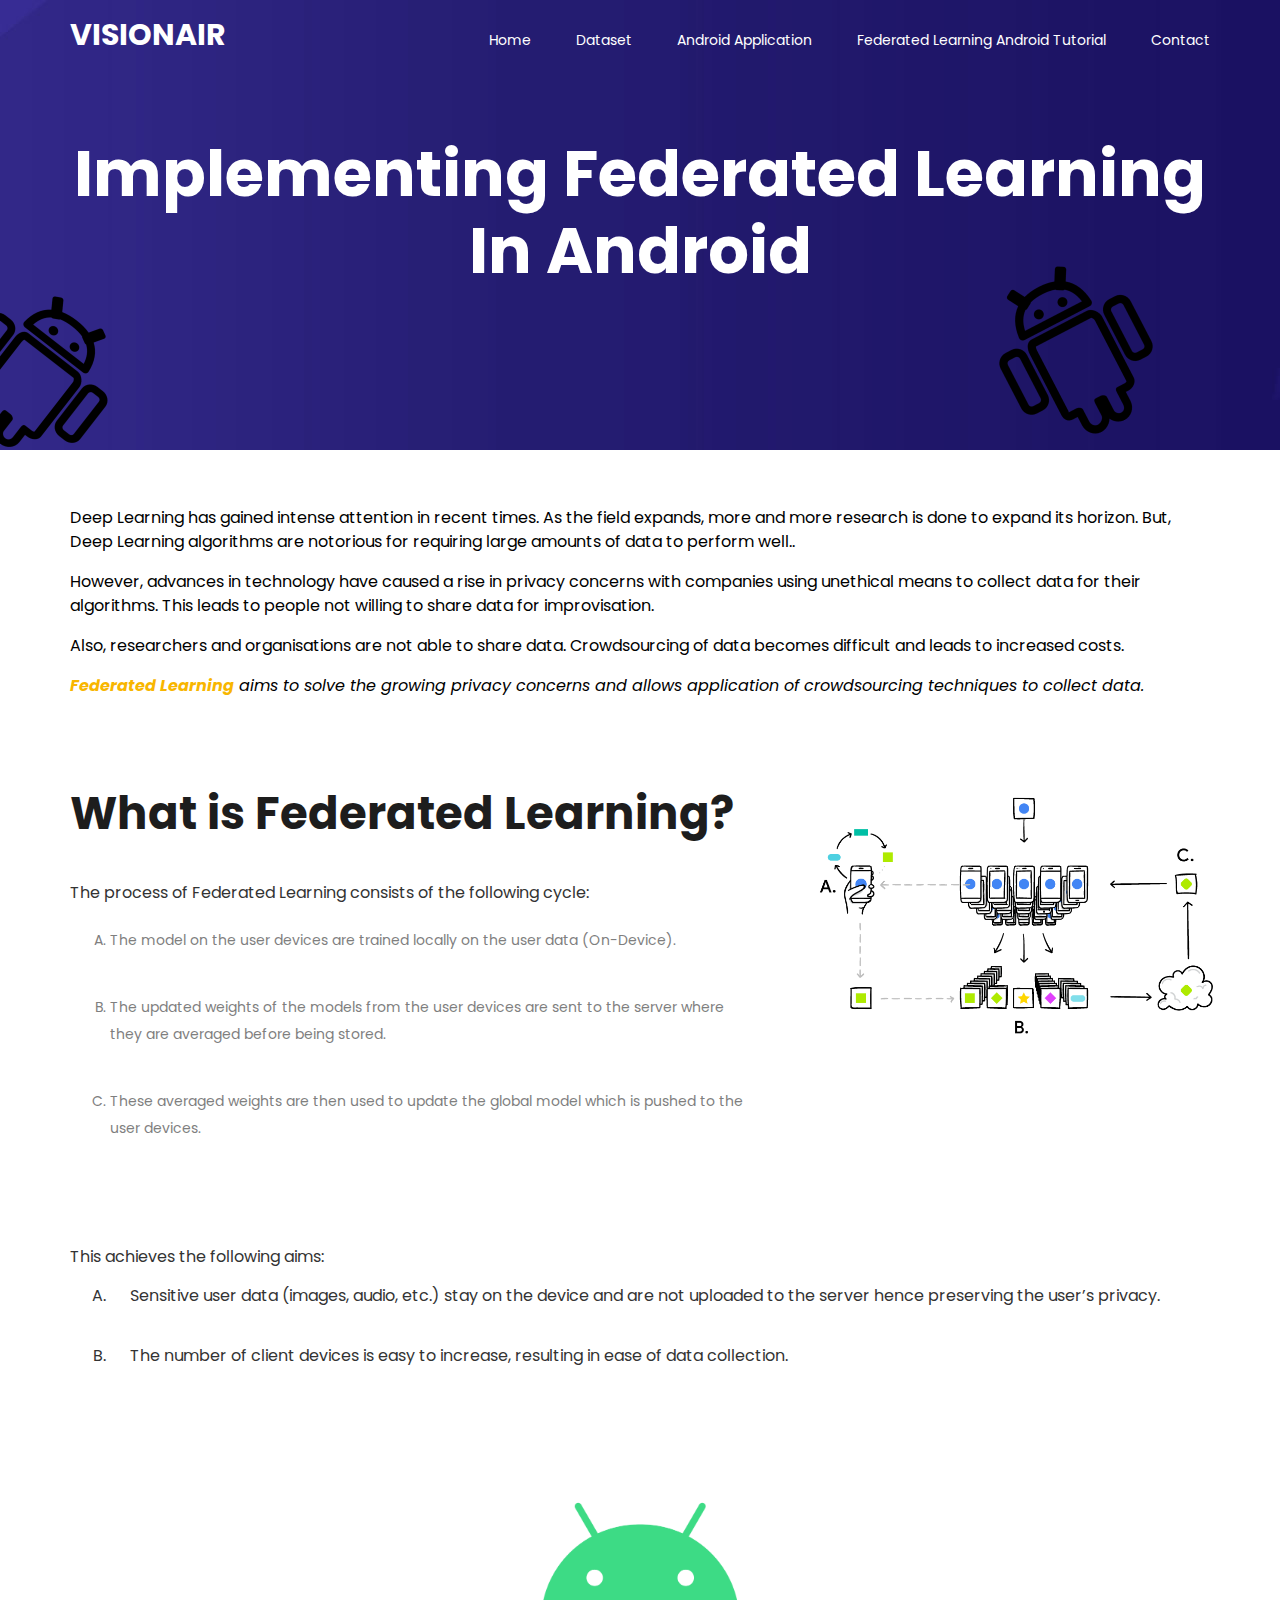
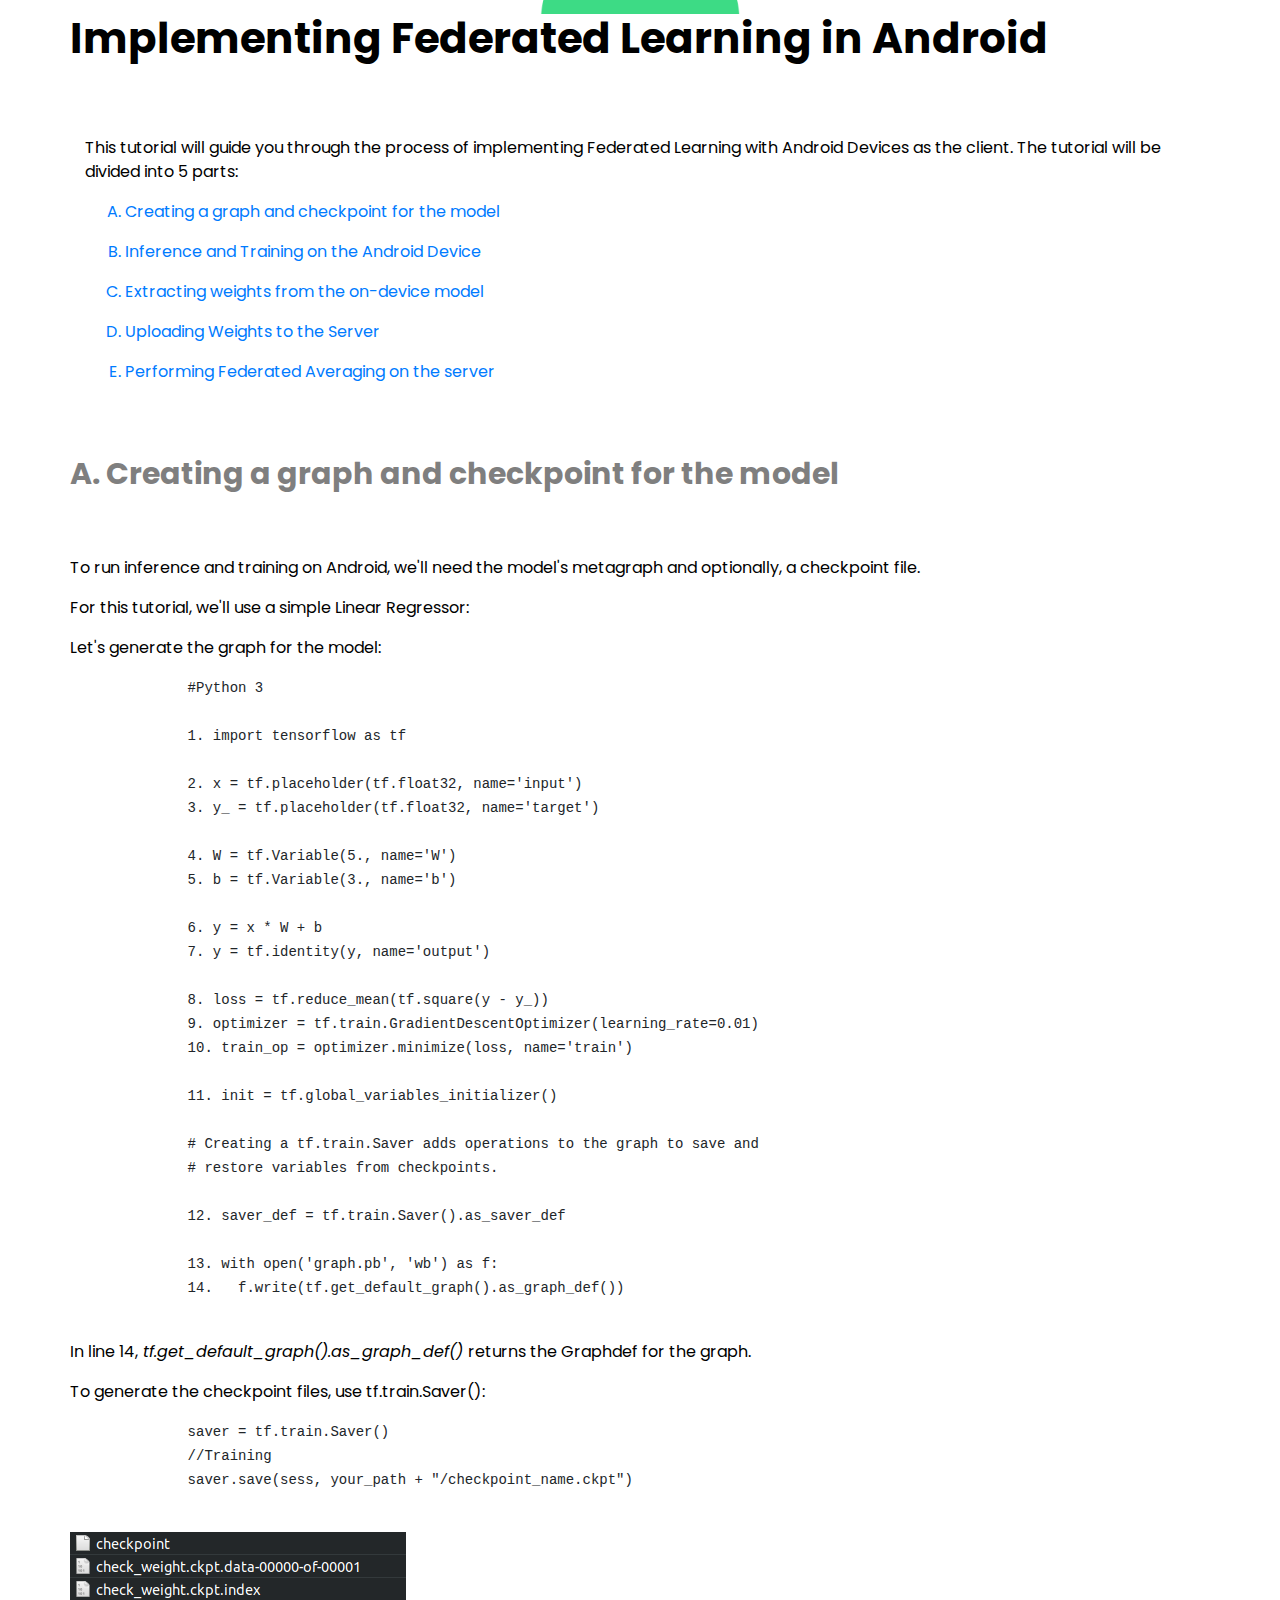
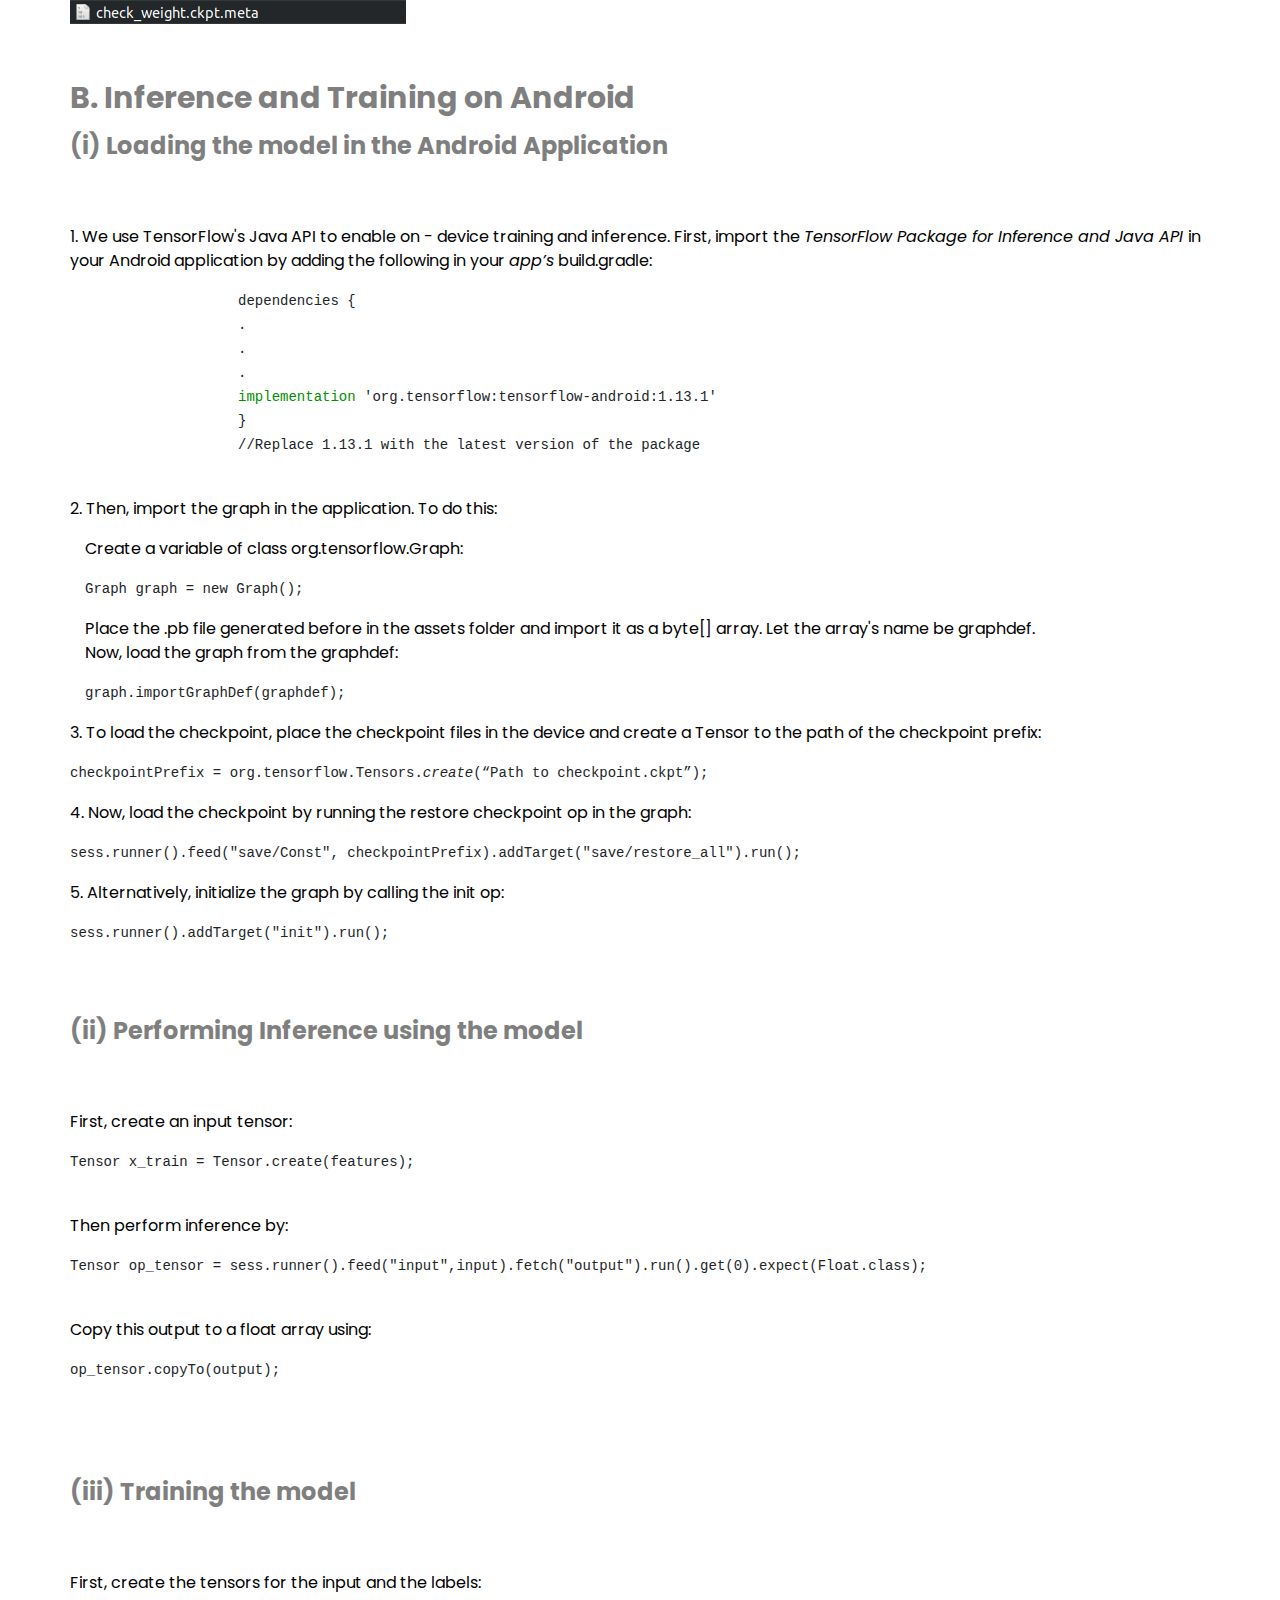
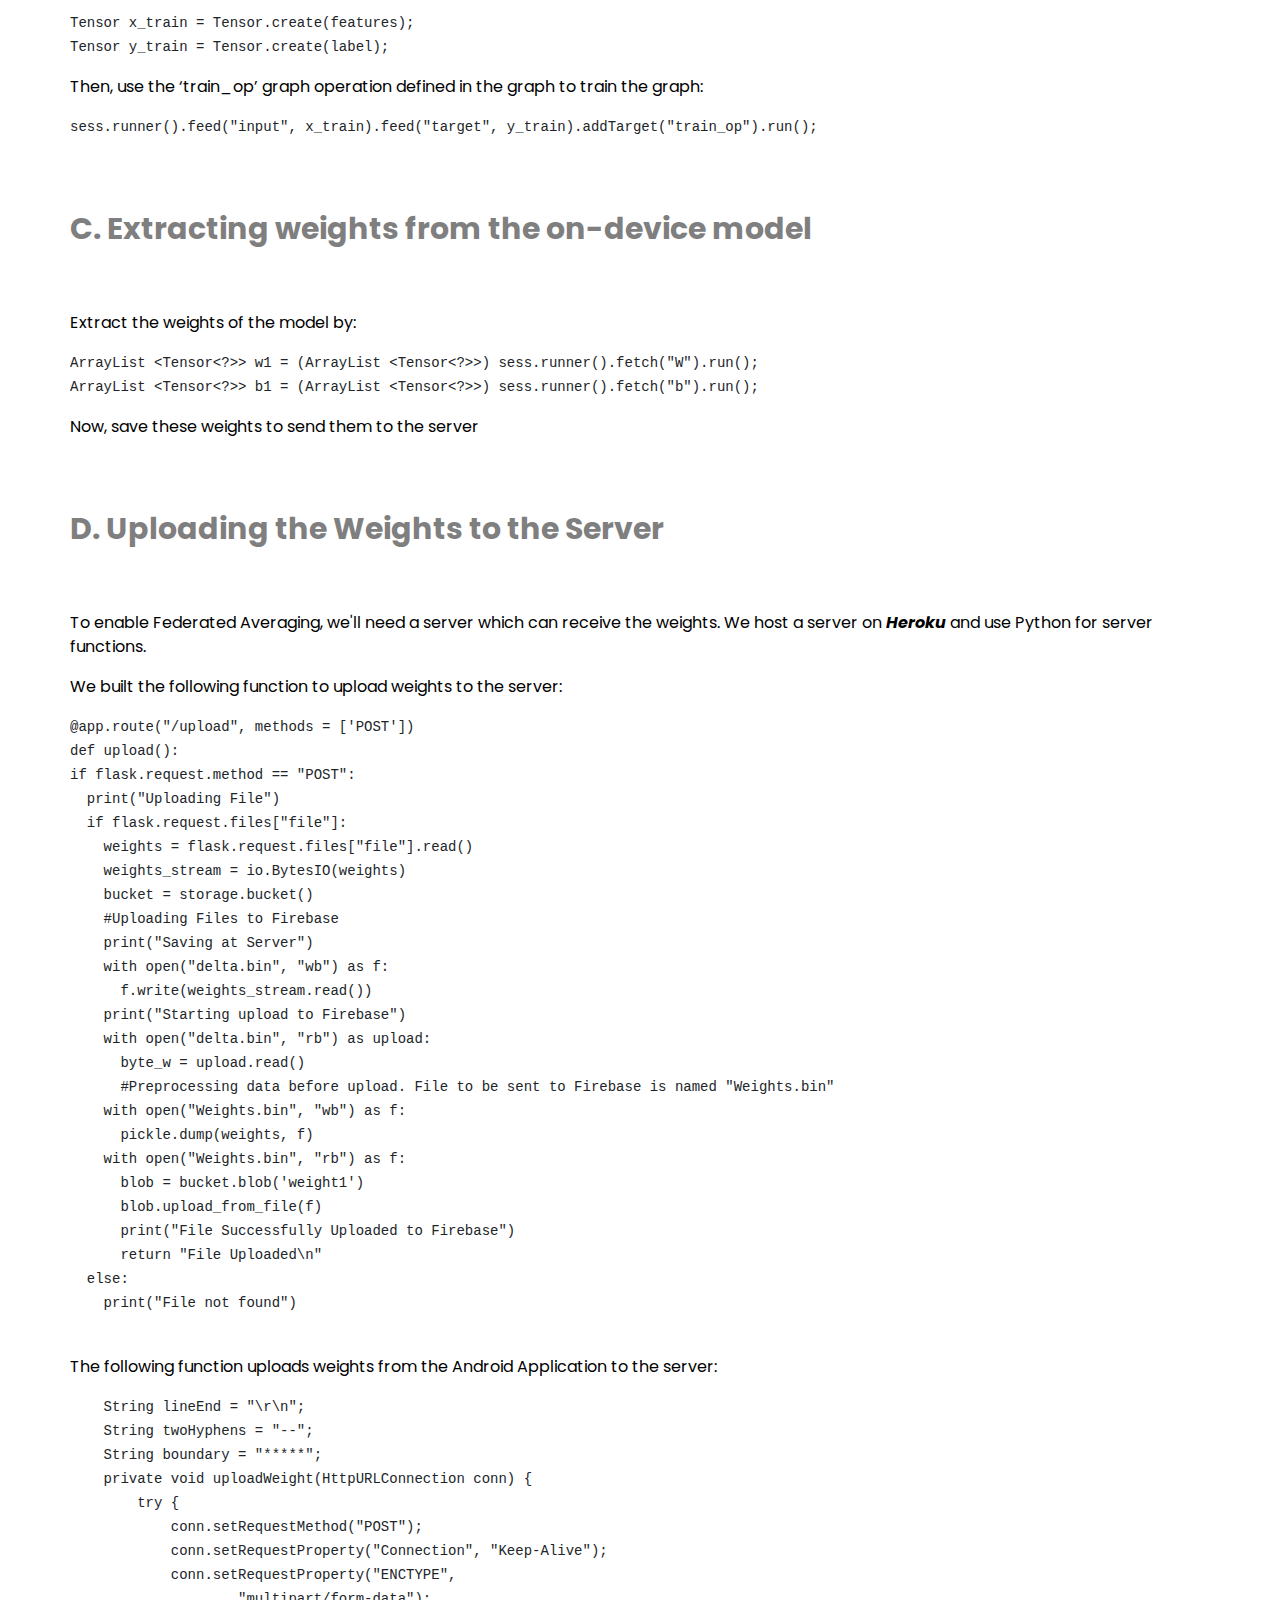
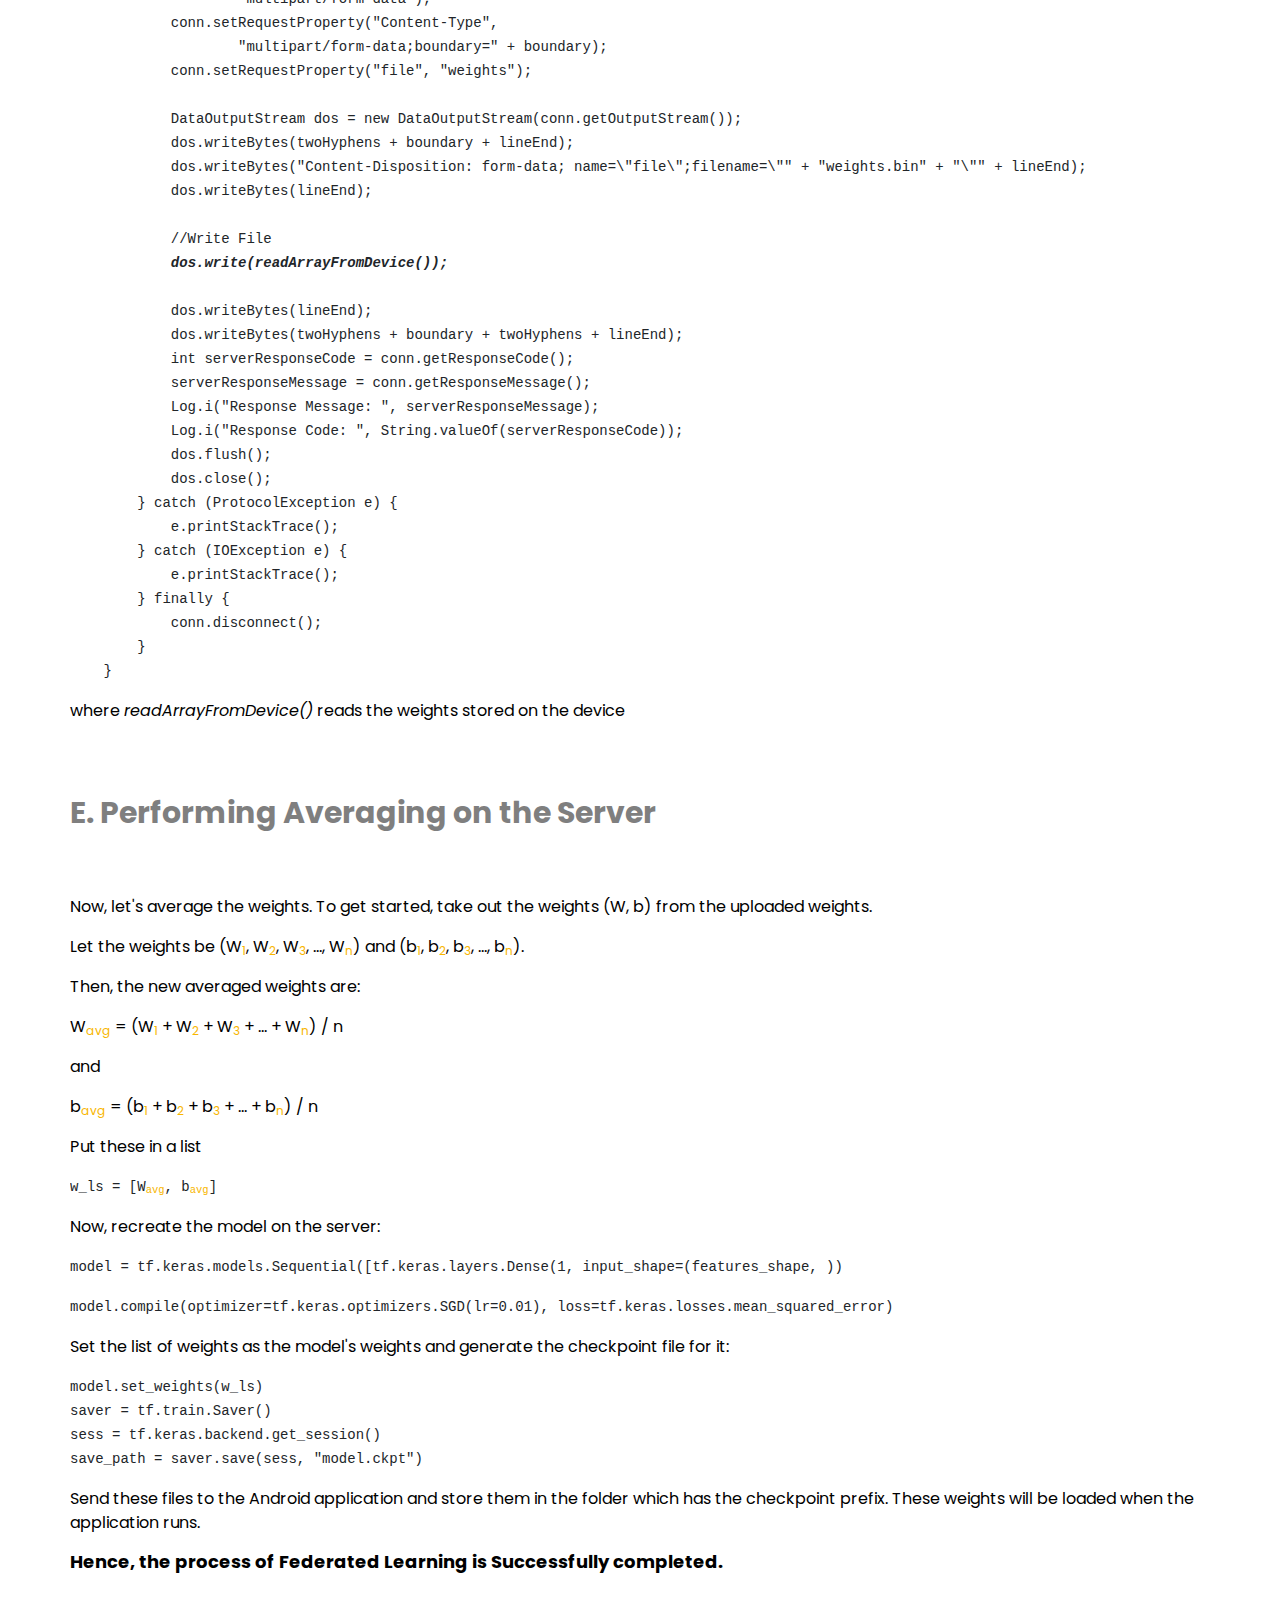
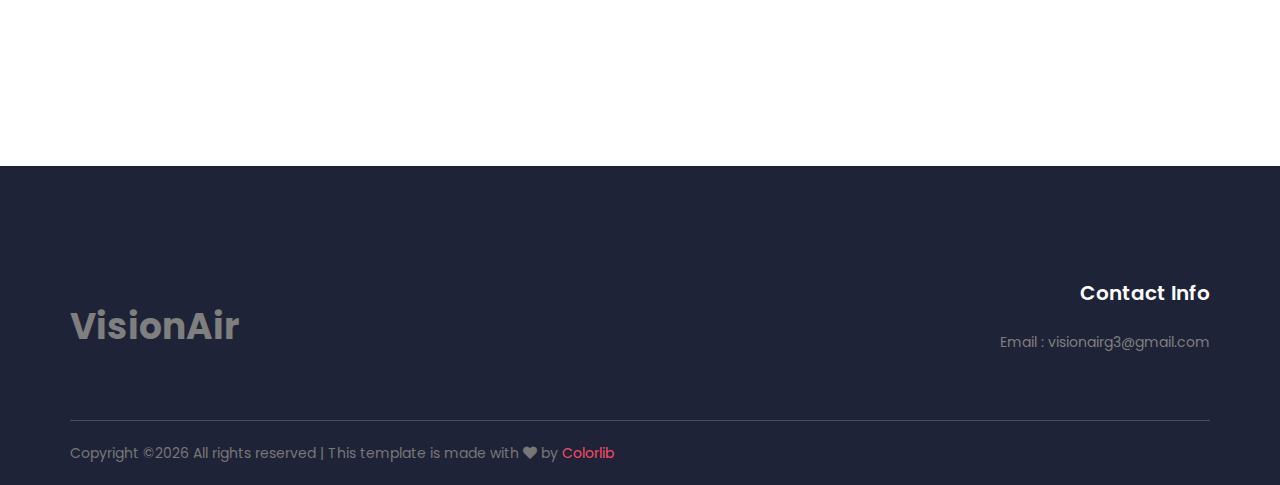
<file: federated.html>
<!doctype html>
<html lang="en">
<head>
    <!-- Required meta tags -->
    <meta charset="utf-8">
    <meta name="viewport" content="width=device-width, initial-scale=1, shrink-to-fit=no">
    <link rel="icon" href="img/icon/lenseyenew.jpeg" type="image/jpeg">
    <title>Implementing Federated Learning in Android</title>
    <!-- Bootstrap CSS -->
    <link rel="stylesheet" href="css/bootstrap.css">
    <link rel="stylesheet" href="css/themify-icons.css">
    <link rel="stylesheet" href="vendors/fontawesome/css/all.min.css">
    <link rel="stylesheet" href="vendors/owl-carousel/owl.carousel.min.css">
    <link rel="stylesheet" href="vendors/animate-css/animate.css">
    <!-- main css -->
    <link rel="stylesheet" href="css/style_div.css">
    <link rel="stylesheet" href="css/responsive.css">
</head>
<body>

    <!--================Header Menu Area =================-->
    <header class="header_area">
        <div class="main_menu">
            <nav class="navbar navbar-expand-lg navbar-light">
                <div class="container">
                    <!-- Brand and toggle get grouped for better mobile display -->
                    <a class="navbar-brand logo_h" href="index.html">VisionAir</a>
                    <button class="navbar-toggler" type="button" data-toggle="collapse" data-target="#navbarSupportedContent" aria-controls="navbarSupportedContent" aria-expanded="false" aria-label="Toggle navigation">
                        <span class="icon-bar"></span>
                        <span class="icon-bar"></span>
                        <span class="icon-bar"></span>
                    </button>
                    <!-- Collect the nav links, forms, and other content for toggling -->
                    <div class="collapse navbar-collapse offset" id="navbarSupportedContent">
                        <ul class="nav navbar-nav menu_nav ml-auto">
                            <li class="nav-item"><a class="nav-link" href="index.html">Home</a></li>
                            <li class="nav-item"><a class="nav-link" href="feature.html">Dataset</a></li>
                            <li class="nav-item"><a class="nav-link" href="price.html">Android Application</a></li>
                            <li class="nav-item"><a class="nav-link" href="federated.html">Federated Learning Android Tutorial</a></li>
                            <li class="nav-item"><a class="nav-link" href="contact.html">Contact</a></li>
                        </ul>
                    </div>
                </div>
            </nav>
        </div>
    </header>
    <!--================Header Menu Area =================-->


    <!--================Hero Banner Area Start =================-->
    <section class="hero-banner d-flex align-items-center">
        <div class="container text-center">
            <h2>Implementing Federated Learning in Android</h2>
            <nav aria-label="breadcrumb" class="banner-breadcrumb">
                <ol class="breadcrumb">
                </ol>
            </nav>
        </div>
    </section>
    <!--================Hero Banner Area End =================-->

    <!--================Service  Area =================-->
     <button onclick="topFunction()" id="myBtn" title="Go to top">Back to Top</button>
<div class="text-div">
  <div class="container">
      <p>Deep Learning has gained intense attention in recent times. As the field expands, more and more research is done to expand its horizon. But, Deep Learning algorithms are notorious for requiring large amounts of data to perform well..</p>
<p>However, advances in technology have caused a rise in privacy concerns with companies using unethical means to collect data for their algorithms. This leads to people not willing to share data for improvisation.</p>
<p>Also, researchers and organisations are not able to share data. Crowdsourcing of data becomes difficult and leads to increased costs.</p>
<p><em><b>Federated Learning</b> aims to solve the growing privacy concerns and allows application of crowdsourcing techniques to collect data.</p></em>
</div>
</div>
    <!--================Service Area end =================-->


    <!--================About  Area =================-->
    <section class="about-area-div area-padding-bottom">
        <div class="container">
            <div class="row align-items-center">

                <div class="col-lg-8">
                    <div class="area-heading">
                        <h4>What is Federated Learning?</h4>
                        <h6>The process of Federated Learning consists of the following cycle: </h6>
                        <ol>
                          <li><p>The model on the user devices are trained locally on the user data (On-Device).</p></li>
                          <li><p>The updated weights of the models from the user devices are sent to the server where they are averaged before being stored.</p></li>
                          <li><p>These averaged weights are then used to update the global model which is pushed to the user devices.</p></li>
                      </ol>
                    </div>
                </div>
                <div class="area-heading">
                  <div class="container">
                    <h6>This achieves the following aims:
                      <ol>
                        <li style="padding: 20px">Sensitive user data (images, audio, etc.) stay on the device and are not uploaded to the server hence preserving the user’s privacy.</li>
                        <li style="padding: 20px">The number of client devices is easy to increase, resulting in ease of data collection.</li>
                      </ol>
                   </h6>
                  </div>
                </div>
            </div>
            <center><img width="200px" src="img/background/android.png" alt=""></center>

            <h1 style="font-size: 42px; color: #000000"><p>Implementing Federated Learning in Android</p></h1>



            <div class="text-div">
              <div class="container">
                <p>This tutorial will guide you through the process of implementing Federated Learning with Android Devices as the client. The tutorial will be divided into 5 parts:</p>
                <ol>
                  <a href="#A."><li><p>Creating a graph and checkpoint for the model</p></li></a>
                  <a href="#B."><li><p>Inference and Training on the Android Device</p></li></a>
                  <a href="#C."><li><p>Extracting weights from the on-device model</p></li></a>
                  <a href="#D."><li><p>Uploading Weights to the Server</p></li></a>
                  <a href="#E."><li><p>Performing Federated Averaging on the server</p></li></a>
                </ol>
              </div>
            </div>

            <h2 id="A."> A. Creating a graph and checkpoint for the model</h2>

            <div class="text-div">
              <p>To run inference and training on Android, we'll need the model's metagraph and optionally, a checkpoint file.</p>
              <p>For this tutorial, we'll use a simple Linear Regressor: </p>
              <p>Let's generate the graph for the model: </p>
              <p><pre>
              #Python 3

              1. import tensorflow as tf

              2. x = tf.placeholder(tf.float32, name='input')
              3. y_ = tf.placeholder(tf.float32, name='target')

              4. W = tf.Variable(5., name='W')
              5. b = tf.Variable(3., name='b')

              6. y = x * W + b
              7. y = tf.identity(y, name='output')

              8. loss = tf.reduce_mean(tf.square(y - y_))
              9. optimizer = tf.train.GradientDescentOptimizer(learning_rate=0.01)
              10. train_op = optimizer.minimize(loss, name='train')

              11. init = tf.global_variables_initializer()

              # Creating a tf.train.Saver adds operations to the graph to save and
              # restore variables from checkpoints.

              12. saver_def = tf.train.Saver().as_saver_def

              13. with open('graph.pb', 'wb') as f:
              14.   f.write(tf.get_default_graph().as_graph_def())
            </pre></p>
            <p>In line 14,<em>   tf.get_default_graph().as_graph_def()   </em>returns the Graphdef for the graph.</p>
            <p>To generate the checkpoint files, use tf.train.Saver(): </p>
            <p><pre>
              saver = tf.train.Saver()
              //Training
              saver.save(sess, your_path + "/checkpoint_name.ckpt")
            </pre></p>

            <img src="img/checkfiles.png" alt="">
          </div>

            <h2 id="B."><p> B. Inference and Training on Android</p></h2>
            <h3>(i) Loading the model in the Android Application</h3>
            <div class="text-div">
              <p>1. We use TensorFlow's Java API to enable on - device training and inference. First, import the <em> TensorFlow Package for Inference and Java API </em> in your Android application by adding the following in your <em>app’s</em> build.gradle:</p>
              <pre>
                    dependencies {
                    .
                    .
                    .
                    <span style= "color: #008F00">implementation </span>'org.tensorflow:tensorflow-android:1.13.1'
                    }
                    //Replace 1.13.1 with the latest version of the package
              </pre>
              <p>2. Then, import the graph in the application. To do this:</p>
              <div class="container">
                <p>Create a variable of class org.tensorflow.Graph:</p>
                <pre>Graph graph = new Graph();</pre>
                <p>Place the .pb file generated before in the assets folder and import it as a byte[] array. Let the array's name be graphdef. <br> Now, load the graph from the graphdef:  </p>
                <pre>graph.importGraphDef(graphdef);</pre>
              </div>
                <p>3. To load the checkpoint, place the checkpoint files in the device and create a Tensor to the path of the checkpoint prefix: </p>
                <pre>checkpointPrefix = org.tensorflow.Tensors.<em>create</em>(“Path to checkpoint.ckpt”);</pre>
                <p>4. Now, load the checkpoint by running the restore checkpoint op in the graph:</p>
                <pre>sess.runner().feed("save/Const", checkpointPrefix).addTarget("save/restore_all").run();</pre>
                <p>5. Alternatively, initialize the graph by calling the init op:</p>
                <pre>sess.runner().addTarget("init").run();</pre>
            </div>
            <h3>(ii) Performing Inference using the model</h3>
            <div class="text-div">
              <p>First, create an input tensor:</p><pre>
Tensor x_train = Tensor.create(features);

</pre>
              <p>Then perform inference by:</p>
              <pre>Tensor op_tensor = sess.runner().feed("input",input).fetch("output").run().get(0).expect(Float.class);
              </pre>
              <p>Copy this output to a float array using: </p>
              <pre>op_tensor.copyTo(output);
              </pre>
            </div>
            <h3>(iii) Training the model</h3>

<div class="text-div">
  <p>First, create the tensors for the input and the labels:</p>
  <pre>Tensor x_train = Tensor.create(features);
Tensor y_train = Tensor.create(label);
</pre>
            <p>Then, use the ‘train_op’ graph operation defined in the graph to train the graph:</p>
            <pre>sess.runner().feed("input", x_train).feed("target", y_train).addTarget("train_op").run();
</pre>
          </div>
            <h2 id="C.">C. Extracting weights from the on-device model</h2>
            <div class="text-div">
            <p>Extract the weights of the model by:</p>
            <pre>ArrayList &ltTensor&lt?&gt&gt w1 = (ArrayList &ltTensor&lt?&gt&gt) sess.runner().fetch("W").run();
ArrayList &ltTensor&lt?&gt&gt b1 = (ArrayList &ltTensor&lt?&gt&gt) sess.runner().fetch("b").run();
</pre>
            <p>Now, save these weights to send them to the server</p>
          </div>
          <h2 id="D."> D. Uploading the Weights to the Server</h2>
          <div class="text-div">
            <p>To enable Federated Averaging, we'll need a server which can receive the weights. We host a server on <strong><em>Heroku</em></strong> and use Python for server functions.</p>
            <p>We built the following function to upload weights to the server: </p>
            <pre>
@app.route("/upload", methods = ['POST'])
def upload():
if flask.request.method == "POST":
  print("Uploading File")
  if flask.request.files["file"]:
    weights = flask.request.files["file"].read()
    weights_stream = io.BytesIO(weights)
    bucket = storage.bucket()
    #Uploading Files to Firebase
    print("Saving at Server")
    with open("delta.bin", "wb") as f:
      f.write(weights_stream.read())
    print("Starting upload to Firebase")
    with open("delta.bin", "rb") as upload:
      byte_w = upload.read()
      #Preprocessing data before upload. File to be sent to Firebase is named "Weights.bin"
    with open("Weights.bin", "wb") as f:
      pickle.dump(weights, f)
    with open("Weights.bin", "rb") as f:
      blob = bucket.blob('weight1')
      blob.upload_from_file(f)
      print("File Successfully Uploaded to Firebase")
      return "File Uploaded\n"
  else:
    print("File not found")
  </pre>
  <p>The following function uploads weights from the Android Application to the server: </p>
  <pre>
    String lineEnd = "\r\n";
    String twoHyphens = "--";
    String boundary = "*****";
    private void uploadWeight(HttpURLConnection conn) {
        try {
            conn.setRequestMethod("POST");
            conn.setRequestProperty("Connection", "Keep-Alive");
            conn.setRequestProperty("ENCTYPE",
                    "multipart/form-data");
            conn.setRequestProperty("Content-Type",
                    "multipart/form-data;boundary=" + boundary);
            conn.setRequestProperty("file", "weights");

            DataOutputStream dos = new DataOutputStream(conn.getOutputStream());
            dos.writeBytes(twoHyphens + boundary + lineEnd);
            dos.writeBytes("Content-Disposition: form-data; name=\"file\";filename=\"" + "weights.bin" + "\"" + lineEnd);
            dos.writeBytes(lineEnd);

            //Write File
            <em><strong>dos.write(readArrayFromDevice());</strong></em>

            dos.writeBytes(lineEnd);
            dos.writeBytes(twoHyphens + boundary + twoHyphens + lineEnd);
            int serverResponseCode = conn.getResponseCode();
            serverResponseMessage = conn.getResponseMessage();
            Log.i("Response Message: ", serverResponseMessage);
            Log.i("Response Code: ", String.valueOf(serverResponseCode));
            dos.flush();
            dos.close();
        } catch (ProtocolException e) {
            e.printStackTrace();
        } catch (IOException e) {
            e.printStackTrace();
        } finally {
            conn.disconnect();
        }
    }</pre>
    <p>where <em>readArrayFromDevice()</em> reads the weights stored on the device</p>

          </div>
          <h2 id="E."> E. Performing Averaging on the Server</h2>
          <div class="text-div">
            <p>Now, let's average the weights. To get started, take out the weights (W, b) from the uploaded weights.</p>
            <p>Let the weights be (W<sub>1</sub>, W<sub>2</sub>, W<sub>3</sub>, ..., W<sub>n</sub>) and (b<sub>1</sub>, b<sub>2</sub>, b<sub>3</sub>, ..., b<sub>n</sub>).</p>
            <p>Then, the new averaged weights are: </p>
            <p>W<sub>avg</sub> = (W<sub>1</sub> + W<sub>2</sub> + W<sub>3</sub> + ... + W<sub>n</sub>) / n</p>
            <p>and</p>
            <p> b<sub>avg</sub> = (b<sub>1</sub> + b<sub>2</sub> + b<sub>3</sub> + ... + b<sub>n</sub>) / n</p>
            <p>Put these in a list</p>
            <pre>w_ls = [W<sub>avg</sub>, b<sub>avg</sub>]</pre>
            <p>Now, recreate the model on the server: </p>
            <pre>model = tf.keras.models.Sequential([tf.keras.layers.Dense(1, input_shape=(features_shape, ))</pre>
            <pre>model.compile(optimizer=tf.keras.optimizers.SGD(lr=0.01), loss=tf.keras.losses.mean_squared_error)</pre>
            <p>Set the list of weights as the model's weights and generate the checkpoint file for it:</p>
            <pre>
model.set_weights(w_ls)
saver = tf.train.Saver()
sess = tf.keras.backend.get_session()
save_path = saver.save(sess, "model.ckpt")</pre>
          <p>Send these files to the Android application and store them in the folder which has the checkpoint prefix. These weights will be loaded when the application runs.</p>
          <h4>Hence, the process of Federated Learning is Successfully completed.</h4>
          </div>

        </div>
    </section>
    <!--================About Area End =================-->

 <!-- ================ start footer Area ================= -->
    <footer class="footer-area">
        <div class="container">
            <div class="row">

                <div class="col col-sm-6 mb-4 mb-xl-0 single-footer-widget">

                        <br><h1>VisionAir</h1>
                </div>
                <div align=right class="col col-sm-6 mb-3 mb-xl-0 single-footer-widget">
                    <h4>Contact Info</h4>
                    <div class="footer-address">
                        <span>Email : visionairg3@gmail.com</span>
                    </div>
                </div>
        </div>
        <div class="footer-bottom row align-items-center text-center text-lg-left no-gutters">
            <p class="footer-text m-0 col-lg-8 col-md-12"><!-- Link back to Colorlib can't be removed. Template is licensed under CC BY 3.0. -->
Copyright &copy;<script>document.write(new Date().getFullYear());</script> All rights reserved | This template is made with <i class="fa fa-heart" aria-hidden="true"></i> by <a href="https://colorlib.com" target="_blank">Colorlib</a>
<!-- Link back to Colorlib can't be removed. Template is licensed under CC BY 3.0. --></p>
        </div>
    </div>
</footer>
<!-- ================ End footer Area ================= -->






<!-- Optional JavaScript -->
<!-- jQuery first, then Popper.js, then Bootstrap JS -->
<script src="js/jquery-2.2.4.min.js"></script>
<script src="js/popper.js"></script>
<script src="js/bootstrap.min.js"></script>
<script src="vendors/owl-carousel/owl.carousel.min.js"></script>
<script src="js/jquery.ajaxchimp.min.js"></script>
<script src="js/waypoints.min.js"></script>
<script src="js/mail-script.js"></script>
<script src="js/contact.js"></script>
<script src="js/jquery.form.js"></script>
<script src="js/jquery.validate.min.js"></script>
<script src="js/mail-script.js"></script>
<script src="js/theme.js"></script>
</body>
</html>
</file>
<file: css/themify-icons.css>
@font-face {
	font-family: 'themify';
	src:url('../fonts/themify.eot?-fvbane');
	src:url('../fonts/themify.eot?#iefix-fvbane') format('embedded-opentype'),
		url('../fonts/themify.woff?-fvbane') format('woff'),
		url('../fonts/themify.ttf?-fvbane') format('truetype'),
		url('../fonts/themify.svg?-fvbane#themify') format('svg');
	font-weight: normal;
	font-style: normal;
}

[class^="ti-"], [class*=" ti-"] {
	font-family: 'themify';
	speak: none;
	font-style: normal;
	font-weight: normal;
	font-variant: normal;
	text-transform: none;
	line-height: 1;

	/* Better Font Rendering =========== */
	-webkit-font-smoothing: antialiased;
	-moz-osx-font-smoothing: grayscale;
}

.ti-wand:before {
	content: "\e600";
}
.ti-volume:before {
	content: "\e601";
}
.ti-user:before {
	content: "\e602";
}
.ti-unlock:before {
	content: "\e603";
}
.ti-unlink:before {
	content: "\e604";
}
.ti-trash:before {
	content: "\e605";
}
.ti-thought:before {
	content: "\e606";
}
.ti-target:before {
	content: "\e607";
}
.ti-tag:before {
	content: "\e608";
}
.ti-tablet:before {
	content: "\e609";
}
.ti-star:before {
	content: "\e60a";
}
.ti-spray:before {
	content: "\e60b";
}
.ti-signal:before {
	content: "\e60c";
}
.ti-shopping-cart:before {
	content: "\e60d";
}
.ti-shopping-cart-full:before {
	content: "\e60e";
}
.ti-settings:before {
	content: "\e60f";
}
.ti-search:before {
	content: "\e610";
}
.ti-zoom-in:before {
	content: "\e611";
}
.ti-zoom-out:before {
	content: "\e612";
}
.ti-cut:before {
	content: "\e613";
}
.ti-ruler:before {
	content: "\e614";
}
.ti-ruler-pencil:before {
	content: "\e615";
}
.ti-ruler-alt:before {
	content: "\e616";
}
.ti-bookmark:before {
	content: "\e617";
}
.ti-bookmark-alt:before {
	content: "\e618";
}
.ti-reload:before {
	content: "\e619";
}
.ti-plus:before {
	content: "\e61a";
}
.ti-pin:before {
	content: "\e61b";
}
.ti-pencil:before {
	content: "\e61c";
}
.ti-pencil-alt:before {
	content: "\e61d";
}
.ti-paint-roller:before {
	content: "\e61e";
}
.ti-paint-bucket:before {
	content: "\e61f";
}
.ti-na:before {
	content: "\e620";
}
.ti-mobile:before {
	content: "\e621";
}
.ti-minus:before {
	content: "\e622";
}
.ti-medall:before {
	content: "\e623";
}
.ti-medall-alt:before {
	content: "\e624";
}
.ti-marker:before {
	content: "\e625";
}
.ti-marker-alt:before {
	content: "\e626";
}
.ti-arrow-up:before {
	content: "\e627";
}
.ti-arrow-right:before {
	content: "\e628";
}
.ti-arrow-left:before {
	content: "\e629";
}
.ti-arrow-down:before {
	content: "\e62a";
}
.ti-lock:before {
	content: "\e62b";
}
.ti-location-arrow:before {
	content: "\e62c";
}
.ti-link:before {
	content: "\e62d";
}
.ti-layout:before {
	content: "\e62e";
}
.ti-layers:before {
	content: "\e62f";
}
.ti-layers-alt:before {
	content: "\e630";
}
.ti-key:before {
	content: "\e631";
}
.ti-import:before {
	content: "\e632";
}
.ti-image:before {
	content: "\e633";
}
.ti-heart:before {
	content: "\e634";
}
.ti-heart-broken:before {
	content: "\e635";
}
.ti-hand-stop:before {
	content: "\e636";
}
.ti-hand-open:before {
	content: "\e637";
}
.ti-hand-drag:before {
	content: "\e638";
}
.ti-folder:before {
	content: "\e639";
}
.ti-flag:before {
	content: "\e63a";
}
.ti-flag-alt:before {
	content: "\e63b";
}
.ti-flag-alt-2:before {
	content: "\e63c";
}
.ti-eye:before {
	content: "\e63d";
}
.ti-export:before {
	content: "\e63e";
}
.ti-exchange-vertical:before {
	content: "\e63f";
}
.ti-desktop:before {
	content: "\e640";
}
.ti-cup:before {
	content: "\e641";
}
.ti-crown:before {
	content: "\e642";
}
.ti-comments:before {
	content: "\e643";
}
.ti-comment:before {
	content: "\e644";
}
.ti-comment-alt:before {
	content: "\e645";
}
.ti-close:before {
	content: "\e646";
}
.ti-clip:before {
	content: "\e647";
}
.ti-angle-up:before {
	content: "\e648";
}
.ti-angle-right:before {
	content: "\e649";
}
.ti-angle-left:before {
	content: "\e64a";
}
.ti-angle-down:before {
	content: "\e64b";
}
.ti-check:before {
	content: "\e64c";
}
.ti-check-box:before {
	content: "\e64d";
}
.ti-camera:before {
	content: "\e64e";
}
.ti-announcement:before {
	content: "\e64f";
}
.ti-brush:before {
	content: "\e650";
}
.ti-briefcase:before {
	content: "\e651";
}
.ti-bolt:before {
	content: "\e652";
}
.ti-bolt-alt:before {
	content: "\e653";
}
.ti-blackboard:before {
	content: "\e654";
}
.ti-bag:before {
	content: "\e655";
}
.ti-move:before {
	content: "\e656";
}
.ti-arrows-vertical:before {
	content: "\e657";
}
.ti-arrows-horizontal:before {
	content: "\e658";
}
.ti-fullscreen:before {
	content: "\e659";
}
.ti-arrow-top-right:before {
	content: "\e65a";
}
.ti-arrow-top-left:before {
	content: "\e65b";
}
.ti-arrow-circle-up:before {
	content: "\e65c";
}
.ti-arrow-circle-right:before {
	content: "\e65d";
}
.ti-arrow-circle-left:before {
	content: "\e65e";
}
.ti-arrow-circle-down:before {
	content: "\e65f";
}
.ti-angle-double-up:before {
	content: "\e660";
}
.ti-angle-double-right:before {
	content: "\e661";
}
.ti-angle-double-left:before {
	content: "\e662";
}
.ti-angle-double-down:before {
	content: "\e663";
}
.ti-zip:before {
	content: "\e664";
}
.ti-world:before {
	content: "\e665";
}
.ti-wheelchair:before {
	content: "\e666";
}
.ti-view-list:before {
	content: "\e667";
}
.ti-view-list-alt:before {
	content: "\e668";
}
.ti-view-grid:before {
	content: "\e669";
}
.ti-uppercase:before {
	content: "\e66a";
}
.ti-upload:before {
	content: "\e66b";
}
.ti-underline:before {
	content: "\e66c";
}
.ti-truck:before {
	content: "\e66d";
}
.ti-timer:before {
	content: "\e66e";
}
.ti-ticket:before {
	content: "\e66f";
}
.ti-thumb-up:before {
	content: "\e670";
}
.ti-thumb-down:before {
	content: "\e671";
}
.ti-text:before {
	content: "\e672";
}
.ti-stats-up:before {
	content: "\e673";
}
.ti-stats-down:before {
	content: "\e674";
}
.ti-split-v:before {
	content: "\e675";
}
.ti-split-h:before {
	content: "\e676";
}
.ti-smallcap:before {
	content: "\e677";
}
.ti-shine:before {
	content: "\e678";
}
.ti-shift-right:before {
	content: "\e679";
}
.ti-shift-left:before {
	content: "\e67a";
}
.ti-shield:before {
	content: "\e67b";
}
.ti-notepad:before {
	content: "\e67c";
}
.ti-server:before {
	content: "\e67d";
}
.ti-quote-right:before {
	content: "\e67e";
}
.ti-quote-left:before {
	content: "\e67f";
}
.ti-pulse:before {
	content: "\e680";
}
.ti-printer:before {
	content: "\e681";
}
.ti-power-off:before {
	content: "\e682";
}
.ti-plug:before {
	content: "\e683";
}
.ti-pie-chart:before {
	content: "\e684";
}
.ti-paragraph:before {
	content: "\e685";
}
.ti-panel:before {
	content: "\e686";
}
.ti-package:before {
	content: "\e687";
}
.ti-music:before {
	content: "\e688";
}
.ti-music-alt:before {
	content: "\e689";
}
.ti-mouse:before {
	content: "\e68a";
}
.ti-mouse-alt:before {
	content: "\e68b";
}
.ti-money:before {
	content: "\e68c";
}
.ti-microphone:before {
	content: "\e68d";
}
.ti-menu:before {
	content: "\e68e";
}
.ti-menu-alt:before {
	content: "\e68f";
}
.ti-map:before {
	content: "\e690";
}
.ti-map-alt:before {
	content: "\e691";
}
.ti-loop:before {
	content: "\e692";
}
.ti-location-pin:before {
	content: "\e693";
}
.ti-list:before {
	content: "\e694";
}
.ti-light-bulb:before {
	content: "\e695";
}
.ti-Italic:before {
	content: "\e696";
}
.ti-info:before {
	content: "\e697";
}
.ti-infinite:before {
	content: "\e698";
}
.ti-id-badge:before {
	content: "\e699";
}
.ti-hummer:before {
	content: "\e69a";
}
.ti-home:before {
	content: "\e69b";
}
.ti-help:before {
	content: "\e69c";
}
.ti-headphone:before {
	content: "\e69d";
}
.ti-harddrives:before {
	content: "\e69e";
}
.ti-harddrive:before {
	content: "\e69f";
}
.ti-gift:before {
	content: "\e6a0";
}
.ti-game:before {
	content: "\e6a1";
}
.ti-filter:before {
	content: "\e6a2";
}
.ti-files:before {
	content: "\e6a3";
}
.ti-file:before {
	content: "\e6a4";
}
.ti-eraser:before {
	content: "\e6a5";
}
.ti-envelope:before {
	content: "\e6a6";
}
.ti-download:before {
	content: "\e6a7";
}
.ti-direction:before {
	content: "\e6a8";
}
.ti-direction-alt:before {
	content: "\e6a9";
}
.ti-dashboard:before {
	content: "\e6aa";
}
.ti-control-stop:before {
	content: "\e6ab";
}
.ti-control-shuffle:before {
	content: "\e6ac";
}
.ti-control-play:before {
	content: "\e6ad";
}
.ti-control-pause:before {
	content: "\e6ae";
}
.ti-control-forward:before {
	content: "\e6af";
}
.ti-control-backward:before {
	content: "\e6b0";
}
.ti-cloud:before {
	content: "\e6b1";
}
.ti-cloud-up:before {
	content: "\e6b2";
}
.ti-cloud-down:before {
	content: "\e6b3";
}
.ti-clipboard:before {
	content: "\e6b4";
}
.ti-car:before {
	content: "\e6b5";
}
.ti-calendar:before {
	content: "\e6b6";
}
.ti-book:before {
	content: "\e6b7";
}
.ti-bell:before {
	content: "\e6b8";
}
.ti-basketball:before {
	content: "\e6b9";
}
.ti-bar-chart:before {
	content: "\e6ba";
}
.ti-bar-chart-alt:before {
	content: "\e6bb";
}
.ti-back-right:before {
	content: "\e6bc";
}
.ti-back-left:before {
	content: "\e6bd";
}
.ti-arrows-corner:before {
	content: "\e6be";
}
.ti-archive:before {
	content: "\e6bf";
}
.ti-anchor:before {
	content: "\e6c0";
}
.ti-align-right:before {
	content: "\e6c1";
}
.ti-align-left:before {
	content: "\e6c2";
}
.ti-align-justify:before {
	content: "\e6c3";
}
.ti-align-center:before {
	content: "\e6c4";
}
.ti-alert:before {
	content: "\e6c5";
}
.ti-alarm-clock:before {
	content: "\e6c6";
}
.ti-agenda:before {
	content: "\e6c7";
}
.ti-write:before {
	content: "\e6c8";
}
.ti-window:before {
	content: "\e6c9";
}
.ti-widgetized:before {
	content: "\e6ca";
}
.ti-widget:before {
	content: "\e6cb";
}
.ti-widget-alt:before {
	content: "\e6cc";
}
.ti-wallet:before {
	content: "\e6cd";
}
.ti-video-clapper:before {
	content: "\e6ce";
}
.ti-video-camera:before {
	content: "\e6cf";
}
.ti-vector:before {
	content: "\e6d0";
}
.ti-themify-logo:before {
	content: "\e6d1";
}
.ti-themify-favicon:before {
	content: "\e6d2";
}
.ti-themify-favicon-alt:before {
	content: "\e6d3";
}
.ti-support:before {
	content: "\e6d4";
}
.ti-stamp:before {
	content: "\e6d5";
}
.ti-split-v-alt:before {
	content: "\e6d6";
}
.ti-slice:before {
	content: "\e6d7";
}
.ti-shortcode:before {
	content: "\e6d8";
}
.ti-shift-right-alt:before {
	content: "\e6d9";
}
.ti-shift-left-alt:before {
	content: "\e6da";
}
.ti-ruler-alt-2:before {
	content: "\e6db";
}
.ti-receipt:before {
	content: "\e6dc";
}
.ti-pin2:before {
	content: "\e6dd";
}
.ti-pin-alt:before {
	content: "\e6de";
}
.ti-pencil-alt2:before {
	content: "\e6df";
}
.ti-palette:before {
	content: "\e6e0";
}
.ti-more:before {
	content: "\e6e1";
}
.ti-more-alt:before {
	content: "\e6e2";
}
.ti-microphone-alt:before {
	content: "\e6e3";
}
.ti-magnet:before {
	content: "\e6e4";
}
.ti-line-double:before {
	content: "\e6e5";
}
.ti-line-dotted:before {
	content: "\e6e6";
}
.ti-line-dashed:before {
	content: "\e6e7";
}
.ti-layout-width-full:before {
	content: "\e6e8";
}
.ti-layout-width-default:before {
	content: "\e6e9";
}
.ti-layout-width-default-alt:before {
	content: "\e6ea";
}
.ti-layout-tab:before {
	content: "\e6eb";
}
.ti-layout-tab-window:before {
	content: "\e6ec";
}
.ti-layout-tab-v:before {
	content: "\e6ed";
}
.ti-layout-tab-min:before {
	content: "\e6ee";
}
.ti-layout-slider:before {
	content: "\e6ef";
}
.ti-layout-slider-alt:before {
	content: "\e6f0";
}
.ti-layout-sidebar-right:before {
	content: "\e6f1";
}
.ti-layout-sidebar-none:before {
	content: "\e6f2";
}
.ti-layout-sidebar-left:before {
	content: "\e6f3";
}
.ti-layout-placeholder:before {
	content: "\e6f4";
}
.ti-layout-menu:before {
	content: "\e6f5";
}
.ti-layout-menu-v:before {
	content: "\e6f6";
}
.ti-layout-menu-separated:before {
	content: "\e6f7";
}
.ti-layout-menu-full:before {
	content: "\e6f8";
}
.ti-layout-media-right-alt:before {
	content: "\e6f9";
}
.ti-layout-media-right:before {
	content: "\e6fa";
}
.ti-layout-media-overlay:before {
	content: "\e6fb";
}
.ti-layout-media-overlay-alt:before {
	content: "\e6fc";
}
.ti-layout-media-overlay-alt-2:before {
	content: "\e6fd";
}
.ti-layout-media-left-alt:before {
	content: "\e6fe";
}
.ti-layout-media-left:before {
	content: "\e6ff";
}
.ti-layout-media-center-alt:before {
	content: "\e700";
}
.ti-layout-media-center:before {
	content: "\e701";
}
.ti-layout-list-thumb:before {
	content: "\e702";
}
.ti-layout-list-thumb-alt:before {
	content: "\e703";
}
.ti-layout-list-post:before {
	content: "\e704";
}
.ti-layout-list-large-image:before {
	content: "\e705";
}
.ti-layout-line-solid:before {
	content: "\e706";
}
.ti-layout-grid4:before {
	content: "\e707";
}
.ti-layout-grid3:before {
	content: "\e708";
}
.ti-layout-grid2:before {
	content: "\e709";
}
.ti-layout-grid2-thumb:before {
	content: "\e70a";
}
.ti-layout-cta-right:before {
	content: "\e70b";
}
.ti-layout-cta-left:before {
	content: "\e70c";
}
.ti-layout-cta-center:before {
	content: "\e70d";
}
.ti-layout-cta-btn-right:before {
	content: "\e70e";
}
.ti-layout-cta-btn-left:before {
	content: "\e70f";
}
.ti-layout-column4:before {
	content: "\e710";
}
.ti-layout-column3:before {
	content: "\e711";
}
.ti-layout-column2:before {
	content: "\e712";
}
.ti-layout-accordion-separated:before {
	content: "\e713";
}
.ti-layout-accordion-merged:before {
	content: "\e714";
}
.ti-layout-accordion-list:before {
	content: "\e715";
}
.ti-ink-pen:before {
	content: "\e716";
}
.ti-info-alt:before {
	content: "\e717";
}
.ti-help-alt:before {
	content: "\e718";
}
.ti-headphone-alt:before {
	content: "\e719";
}
.ti-hand-point-up:before {
	content: "\e71a";
}
.ti-hand-point-right:before {
	content: "\e71b";
}
.ti-hand-point-left:before {
	content: "\e71c";
}
.ti-hand-point-down:before {
	content: "\e71d";
}
.ti-gallery:before {
	content: "\e71e";
}
.ti-face-smile:before {
	content: "\e71f";
}
.ti-face-sad:before {
	content: "\e720";
}
.ti-credit-card:before {
	content: "\e721";
}
.ti-control-skip-forward:before {
	content: "\e722";
}
.ti-control-skip-backward:before {
	content: "\e723";
}
.ti-control-record:before {
	content: "\e724";
}
.ti-control-eject:before {
	content: "\e725";
}
.ti-comments-smiley:before {
	content: "\e726";
}
.ti-brush-alt:before {
	content: "\e727";
}
.ti-youtube:before {
	content: "\e728";
}
.ti-vimeo:before {
	content: "\e729";
}
.ti-twitter:before {
	content: "\e72a";
}
.ti-time:before {
	content: "\e72b";
}
.ti-tumblr:before {
	content: "\e72c";
}
.ti-skype:before {
	content: "\e72d";
}
.ti-share:before {
	content: "\e72e";
}
.ti-share-alt:before {
	content: "\e72f";
}
.ti-rocket:before {
	content: "\e730";
}
.ti-pinterest:before {
	content: "\e731";
}
.ti-new-window:before {
	content: "\e732";
}
.ti-microsoft:before {
	content: "\e733";
}
.ti-list-ol:before {
	content: "\e734";
}
.ti-linkedin:before {
	content: "\e735";
}
.ti-layout-sidebar-2:before {
	content: "\e736";
}
.ti-layout-grid4-alt:before {
	content: "\e737";
}
.ti-layout-grid3-alt:before {
	content: "\e738";
}
.ti-layout-grid2-alt:before {
	content: "\e739";
}
.ti-layout-column4-alt:before {
	content: "\e73a";
}
.ti-layout-column3-alt:before {
	content: "\e73b";
}
.ti-layout-column2-alt:before {
	content: "\e73c";
}
.ti-instagram:before {
	content: "\e73d";
}
.ti-google:before {
	content: "\e73e";
}
.ti-github:before {
	content: "\e73f";
}
.ti-flickr:before {
	content: "\e740";
}
.ti-facebook:before {
	content: "\e741";
}
.ti-dropbox:before {
	content: "\e742";
}
.ti-dribbble:before {
	content: "\e743";
}
.ti-apple:before {
	content: "\e744";
}
.ti-android:before {
	content: "\e745";
}
.ti-save:before {
	content: "\e746";
}
.ti-save-alt:before {
	content: "\e747";
}
.ti-yahoo:before {
	content: "\e748";
}
.ti-wordpress:before {
	content: "\e749";
}
.ti-vimeo-alt:before {
	content: "\e74a";
}
.ti-twitter-alt:before {
	content: "\e74b";
}
.ti-tumblr-alt:before {
	content: "\e74c";
}
.ti-trello:before {
	content: "\e74d";
}
.ti-stack-overflow:before {
	content: "\e74e";
}
.ti-soundcloud:before {
	content: "\e74f";
}
.ti-sharethis:before {
	content: "\e750";
}
.ti-sharethis-alt:before {
	content: "\e751";
}
.ti-reddit:before {
	content: "\e752";
}
.ti-pinterest-alt:before {
	content: "\e753";
}
.ti-microsoft-alt:before {
	content: "\e754";
}
.ti-linux:before {
	content: "\e755";
}
.ti-jsfiddle:before {
	content: "\e756";
}
.ti-joomla:before {
	content: "\e757";
}
.ti-html5:before {
	content: "\e758";
}
.ti-flickr-alt:before {
	content: "\e759";
}
.ti-email:before {
	content: "\e75a";
}
.ti-drupal:before {
	content: "\e75b";
}
.ti-dropbox-alt:before {
	content: "\e75c";
}
.ti-css3:before {
	content: "\e75d";
}
.ti-rss:before {
	content: "\e75e";
}
.ti-rss-alt:before {
	content: "\e75f";
}
</file>
<file: css/style_div.css>
/*----------------------------------------------------
@File: Default Styles
@Author: Rocky Ahmed
@URL: http://wethemez.com
Author E-mail: rockybd1995@gmail.com

This file contains the styling for the actual theme, this
is the file you need to edit to change the look of the
theme.
---------------------------------------------------- */
/*=====================================================================
@Template Name: Builder Construction
@Author: Rocky Ahmed
@Developed By: Rocky Ahmed
@Developer URL: http://rocky.wethemez.com
Author E-mail: rockybd1995@gmail.com

@Default Styles

Table of Content:
01/ Variables
02/ predefin
03/ header
04/ button
05/ banner
06/ breadcrumb
07/ about
08/ project
09/ price
10/ blog
11/ service
12/ contact
13/ footer

=====================================================================*/
/*----------------------------------------------------*/
/*font Variables*/
/*Color Variables*/
/*=================== fonts ====================*/
@import url("https://fonts.googleapis.com/css?family=Poppins:300,400,500,600,700");
/*---------------------------------------------------- */
/*----------------------------------------------------*/
.list {
  list-style: none;
  margin: 0px;
  padding: 0px; }

a {
  text-decoration: none;
  transition: all 0.3s ease-in-out; }
  a:hover, a:focus {
    text-decoration: none;
    outline: none; }

.row.m0 {
  margin: 0px; }
#myBtn {
  display: none; /* Hidden by default */
  position: fixed; /* Fixed/sticky position */
  bottom: 20px; /* Place the button at the bottom of the page */
  right: 30px; /* Place the button 30px from the right */
  z-index: 99; /* Make sure it does not overlap */
  border: none; /* Remove borders */
  outline: none; /* Remove outline */
  background-color: grey; /* Set a background color */
  color: white; /* Text color */
  cursor: pointer; /* Add a mouse pointer on hover */
  padding: 15px; /* Some padding */
  border-radius: 300px; /* Rounded corners */
  font-size: 18px; /* Increase font size */
}

#myBtn:hover {
  background-color: #555; /* Add a dark-grey background on hover */
}

body {
  line-height: 24px;
  font-size: 14px;
  font-family: "Poppins", sans-serif;
  font-weight: normal;
  color: #7f7f7f; }

h1, h2, h3, h4, h5, h6 {
  font-family: "Poppins", sans-serif;
  font-weight: bold; }


button:focus {
  outline: none;
  box-shadow: none; }

.p_120 {
  padding-top: 120px;
  padding-bottom: 120px; }

.pad_top {
  padding-top: 120px; }

.mt-25 {
  margin-top: 25px; }

@media (min-width: 1200px) {
  .container {
    max-width: 1170px; } }

img {
  max-width: 100%; }

ul {
  list-style: none;
  padding: 0; }

@media (min-width: 1620px) {
  .box_1620 {
    max-width: 1650px;
    margin: auto; } }
/* Main Title Area css
============================================================================================ */
.main_title {
  text-align: center;
  max-width: 680px;
  margin: 0px auto 75px; }
  .main_title h2 {
    font-family: "Poppins", sans-serif;
    font-size: 36px;
    color: #1d1d1d;
    margin-bottom: 12px; }
  .main_title p {
    font-size: 14px;
    font-family: "Poppins", sans-serif;
    font-weight: normal;
    line-height: 24px;
    color: #7f7f7f;
    margin-bottom: 0px; }
    ol {
    list-style-type: upper-alpha;
}

/* End Main Title Area css
============================================================================================ */
/*---------------------------------------------------- */
/*----------------------------------------------------*/
.header_area {
  position: absolute;
  width: 100%;
  top: 0;
  left: 0;
  z-index: 99;
  transition: background 0.4s, all 0.3s linear; }
  .header_area .navbar {
    background: transparent;
    padding: 0px;
    border: 0px;
    border-radius: 0px; }
    .header_area .navbar .logo_h {
      color: #fff;
      height: 80px;
      text-align: center;
      line-height: 69px;
      font-size: 30px;
      text-transform: uppercase;
      font-weight: 700; }
    .header_area .navbar .navbar-brand {
      padding-top: 0; }
    .header_area .navbar .nav .nav-item {
      margin-right: 45px; }
      .header_area .navbar .nav .nav-item .nav-link {
        font: 400 12px/80px "Poppins", sans-serif;
        text-transform: capitalize;
        color: #fff;
        padding: 0px;
        display: inline-block;
        font-size: 14px; }
        .header_area .navbar .nav .nav-item .nav-link:after {
          display: none; }
      .header_area .navbar .nav .nav-item:hover .nav-link, .header_area .navbar .nav .nav-item.active .nav-link {
        color: #f84b67; }
      .header_area .navbar .nav .nav-item.submenu {
        position: relative; }
        .header_area .navbar .nav .nav-item.submenu ul {
          border: none;
          padding: 0px;
          border-radius: 0px;
          box-shadow: none;
          margin: 0px;
          background: #fff;
          box-shadow: 0px 3px 16px 0px rgba(0, 0, 0, 0.1); }
          @media (min-width: 992px) {
            .header_area .navbar .nav .nav-item.submenu ul {
              position: absolute;
              top: 120%;
              left: 0px;
              min-width: 200px;
              text-align: left;
              opacity: 0;
              transition: all 300ms ease-in;
              visibility: hidden;
              display: block;
              border: none;
              padding: 0px;
              border-radius: 0px; } }
          .header_area .navbar .nav .nav-item.submenu ul:before {
            content: "";
            width: 0;
            height: 0;
            border-style: solid;
            border-width: 10px 10px 0 10px;
            border-color: #eeeeee transparent transparent transparent;
            position: absolute;
            right: 24px;
            top: 45px;
            z-index: 3;
            opacity: 0;
            transition: all 400ms linear; }
          .header_area .navbar .nav .nav-item.submenu ul .nav-item {
            display: block;
            float: none;
            margin-right: 0px;
            border-bottom: 1px solid #ededed;
            margin-left: 0px;
            transition: all 0.4s linear; }
            .header_area .navbar .nav .nav-item.submenu ul .nav-item .nav-link {
              line-height: 45px;
              color: #1d1d1d;
              padding: 0px 30px;
              transition: all 150ms linear;
              display: block;
              margin-right: 0px; }
            .header_area .navbar .nav .nav-item.submenu ul .nav-item:last-child {
              border-bottom: none; }
            .header_area .navbar .nav .nav-item.submenu ul .nav-item:hover .nav-link {
              background: #f84b67;
              color: #fff; }
        @media (min-width: 992px) {
          .header_area .navbar .nav .nav-item.submenu:hover ul {
            visibility: visible;
            opacity: 1;
            top: 100%; } }
        .header_area .navbar .nav .nav-item.submenu:hover ul .nav-item {
          margin-top: 0px; }
      .header_area .navbar .nav .nav-item:last-child {
        margin-right: 0px; }
  .header_area.navbar_fixed .main_menu {
    position: fixed;
    width: 100%;
    top: -70px;
    left: 0;
    right: 0;
    background: rgba(0, 0, 0, 0.8);
    transform: translateY(70px);
    transition: transform 500ms ease, background 500ms ease;
    -webkit-transition: transform 500ms ease, background 500ms ease;
    box-shadow: 0px 3px 16px 0px rgba(0, 0, 0, 0.1); }
    .header_area.navbar_fixed .main_menu .navbar .nav .nav-item .nav-link {
      line-height: 70px; }

.right-button {
  margin-left: 60px;
  margin-top: 15px; }
  .right-button ul {
    padding: 0;
    list-style: none; }
    .right-button ul li {
      display: inline-block;
      margin-left: 68px;
      font-size: 16px; }
      .right-button ul li a {
        color: #fff; }
  .right-button .shop-icon {
    position: relative; }
    .right-button .shop-icon span {
      position: absolute;
      background: #e22104;
      right: -10px;
      top: -4px;
      border-radius: 50px;
      color: #fff;
      width: 15px;
      height: 15px;
      font-size: 10px;
      text-align: center;
      line-height: 14px; }
  @media (max-width: 991px) {
    .right-button {
      display: none; } }
  .right-button .sign_up {
    font-size: 14px;
    color: #222222;
    background: #fff;
    padding: 12px 38px;
    border-radius: 3px;
    font-weight: 500; }

#search_input_box {
  position: fixed;
  left: 50%;
  -webkit-transform: translateX(-50%);
  -moz-transform: translateX(-50%);
  -ms-transform: translateX(-50%);
  -o-transform: translateX(-50%);
  transform: translateX(-50%);
  width: 100%;
  max-width: 1200px;
  z-index: 999;
  text-align: center;
  padding: 0 20px;
  background: #f84b67; }
  #search_input_box ::placeholder {
    color: #fff; }

#search_input_box .form-control {
  background: transparent;
  border: 0;
  color: #ffffff;
  font-weight: 400;
  font-size: 15px;
  padding: 0; }

#search_input_box .btn {
  width: 0;
  height: 0;
  padding: 0;
  border: 0; }

#search_input_box .ti-close {
  color: #fff;
  font-weight: 600;
  cursor: pointer;
  padding: 10px; }

.search-inner {
  padding: 5px 15px; }

.form-control:focus {
  box-shadow: none; }

.navbar_fixed #search_input_box {
  position: fixed;
  left: 50%;
  -webkit-transform: translateX(-50%);
  -moz-transform: translateX(-50%);
  -ms-transform: translateX(-50%);
  -o-transform: translateX(-50%);
  transform: translateX(-50%);
  width: 100%;
  max-width: 1140px;
  z-index: 999;
  text-align: center;
  padding: 0 20px;
  top: 80px; }

/*---------------------------------------------------- */
/*----------------------------------------------------*/
/* Home Banner Area css
============================================================================================ */
.home_banner_area {
  position: relative;
  z-index: 1;
  min-height: 900px; }
  .home_banner_area .banner_inner {
    position: relative;
    overflow: hidden;
    width: 100%;
    min-height: 900px; }
    .home_banner_area .banner_inner .overlay {
      background: url(../img/banner/home-banner.jpg) no-repeat scroll center center;
      position: absolute;
      left: 0;
      right: 0;
      top: 0;
      height: 100%;
      bottom: 0;
      z-index: -1; }
    .home_banner_area .banner_inner .banner_content {
      color: #fff; }
      .home_banner_area .banner_inner .banner_content h3 {
        font-size: 50px;
        font-family: "Poppins", sans-serif;
        font-weight: 600;
        margin-bottom: 30px; }
      .home_banner_area .banner_inner .banner_content p {
        font-size: 15px;
        font-weight: 300;
        line-height: 27px;
        margin-bottom: 50px; }

.blog_banner {
  min-height: 660px;
  position: relative;
  z-index: 1;
  overflow: hidden;
  margin-bottom: 0px; }
  .blog_banner .banner_inner {
    background: #04091e;
    position: relative;
    overflow: hidden;
    width: 100%;
    min-height: 660px;
    z-index: 1; }
    .blog_banner .banner_inner .overlay {
      background: url(../img/banner/banner-2.jpg) no-repeat scroll center center;
      opacity: .5;
      height: 125%;
      position: absolute;
      left: 0px;
      top: 0px;
      width: 100%;
      z-index: -1; }
    .blog_banner .banner_inner .blog_b_text {
      max-width: 700px;
      margin: auto;
      color: #fff; }
      .blog_banner .banner_inner .blog_b_text h2 {
        font-size: 60px;
        font-weight: bold;
        font-family: "Poppins", sans-serif;
        line-height: 66px;
        margin-bottom: 15px; }
      .blog_banner .banner_inner .blog_b_text p {
        font-size: 16px;
        margin-bottom: 35px; }
      .blog_banner .banner_inner .blog_b_text .white_bg_btn {
        line-height: 42px;
        padding: 0px 45px; }

.banner_box {
  max-width: 1620px;
  margin: auto; }

.banner_area {
  position: relative;
  z-index: 1;
  min-height: 300px; }
  .banner_area .banner_inner {
    position: relative;
    overflow: hidden;
    width: 100%;
    min-height: 300px;
    background: #04091e;
    z-index: 1; }
    .banner_area .banner_inner .overlay {
      background: url(../img/banner/banner.jpg) no-repeat scroll center center;
      position: absolute;
      left: 0;
      right: 0;
      top: 0;
      height: 125%;
      bottom: 0;
      z-index: -1;
      opacity: .6; }
    .banner_area .banner_inner .banner_content h2 {
      color: #fff;
      font-size: 48px;
      font-family: "Poppins", sans-serif;
      margin-bottom: 0px;
      font-weight: bold; }
    .banner_area .banner_inner .banner_content .page_link a {
      font-size: 14px;
      color: #fff;
      font-family: "Poppins", sans-serif;
      margin-right: 32px;
      position: relative; }
      .banner_area .banner_inner .banner_content .page_link a:before {
        content: "\e87a";
        font-family: 'Linearicons-Free';
        position: absolute;
        right: -25px;
        top: 50%;
        transform: translateY(-50%); }
      .banner_area .banner_inner .banner_content .page_link a:last-child {
        margin-right: 0px; }
        .banner_area .banner_inner .banner_content .page_link a:last-child:before {
          display: none; }
      .banner_area .banner_inner .banner_content .page_link a:hover {
        color: #f84b67; }

/* End Home Banner Area css
============================================================================================ */
/* banner section start
============================================================================================ */
.hero-banner {
  background: url(../img/banner/banner_fed.png) no-repeat scroll center center;
  position: relative;
  padding: 70px 0;
  background-size: cover;
  min-height: 450px; }
  @media (min-width: 768px) {
    .hero-banner {
      padding: 150px 0; } }
  @media (min-width: 1200px) {
    .hero-banner {
      padding: 110px 0; } }
  .hero-banner-sm {

    padding-top: 80px;
    padding-bottom: 80px; }
    @media (min-width: 992px) {
      .hero-banner-sm {
        padding-top: 100px;
        padding-bottom: 100px; } }
  .hero-banner h1 {
    color: #2a2a2a;
    margin-bottom: 25px;
    font-size: 28px; }
    @media (min-width: 768px) {
      .hero-banner h1 {
        font-size: 60px;
        margin-bottom: 45px; } }
  .hero-banner h2 {
    font-size: 22px;
    color: #fff;
    text-transform: capitalize;
    margin-bottom: 0; }
    @media (min-width: 768px) {
      .hero-banner h2 {
        font-size: 64px; } }
  .hero-banner p {
    font-size: 22px;
    color: #fff;
    margin-bottom: 0; }
  .text-div {
    box-sizing: content-box;
    font-size: 16px;
    padding-top: 56px;
    /* padding-left: 56px;
    padding-right: 56px; */
    padding-bottom: 56px;
    color: #000000;
    }
.hero-banner-icon {
  color: #fff;
  display: inline-block; }
  @media (min-width: 768px) {
    .hero-banner-icon {
      margin-bottom: 10px; } }
  .hero-banner-icon i, .hero-banner-icon span {
    font-size: 35px; }
    @media (min-width: 768px) {
      .hero-banner-icon i, .hero-banner-icon span {
        font-size: 60px; } }
  .hero-banner-icon [class^="flaticon-"]:before, .hero-banner-icon [class*=" flaticon-"]:before, .hero-banner-icon [class^="flaticon-"]:after, .hero-banner-icon [class*=" flaticon-"]:after {
    font-size: 35px; }
    @media (min-width: 768px) {
      .hero-banner-icon [class^="flaticon-"]:before, .hero-banner-icon [class*=" flaticon-"]:before, .hero-banner-icon [class^="flaticon-"]:after, .hero-banner-icon [class*=" flaticon-"]:after {
        font-size: 60px; } }

/* banner section end
  ============================================================================================ */
/* breadcrumb section start
  ============================================================================================ */
.banner-breadcrumb {
  display: inline-block; }
  .banner-breadcrumb .breadcrumb {
    background: transparent;
    padding: 0; }
    .banner-breadcrumb .breadcrumb-item {
      padding: .1rem; }
      .banner-breadcrumb .breadcrumb-item a {
        text-transform: capitalize;
        color: #fff; }
      .banner-breadcrumb .breadcrumb-item + .breadcrumb-item::before {
        color: #fff;
        padding-left: .2rem;
        padding-right: .4rem; }
      .banner-breadcrumb .breadcrumb-item.active {
        color: #fff; }
  .banner-breadcrumb .breadcrumb-item a:hover {
    color: #f84b67; }

/* breadcrumb section end
  ============================================================================================ */
/*---------------------------------------------------- */
/*----------------------------------------------------*/
/* Start Blog Area css
============================================================================================ */
.latest-blog-area .area-heading {
  margin-bottom: 70px; }

.single-blog {
  overflow: hidden;
  margin-bottom: 30px; }
  .single-blog:hover {
    box-shadow: 0px 10px 20px 0px rgba(42, 34, 123, 0.1); }
  .single-blog .thumb {
    overflow: hidden;
    position: relative; }
    .single-blog .thumb:after {
      content: '';
      position: absolute;
      left: 0;
      top: 0;
      width: 100%;
      height: 100%;
      background: #000;
      opacity: 0;
      transition: all 300ms linear 0s; }
  .single-blog h4 {
    transition: all 300ms linear 0s;
    border-bottom: 1px solid #dfdfdf;
    padding-bottom: 34px;
    margin-bottom: 25px; }
  .single-blog a {
    color: #1d1d1d;
    font-size: 20px;
    font-weight: 600; }
    .single-blog a:hover {
      color: #f84b67; }
  .single-blog .date {
    color: #666666;
    text-align: left;
    display: inline-block;
    font-size: 13px;
    font-weight: 300; }
  .single-blog .tag {
    color: #f84b67;
    text-align: left;
    display: inline-block;
    float: left;
    font-size: 13px;
    font-weight: 300;
    margin-right: 22px;
    position: relative; }
    .single-blog .tag:after {
      content: '';
      position: absolute;
      width: 1px;
      height: 10px;
      background: #acacac;
      right: -12px;
      top: 7px; }
    @media (max-width: 1199px) {
      .single-blog .tag {
        margin-right: 8px; }
        .single-blog .tag:after {
          display: none; } }
  .single-blog .likes {
    margin-right: 16px; }
  @media (max-width: 800px) {
    .single-blog {
      margin-bottom: 30px; } }
  .single-blog .single-blog-content {
    padding: 30px; }
    .single-blog .single-blog-content .meta-bottom p {
      font-size: 13px;
      font-weight: 300; }
    .single-blog .single-blog-content .meta-bottom i {
      color: #f84b67;
      font-size: 13px;
      margin-right: 7px; }
    @media (max-width: 1199px) {
      .single-blog .single-blog-content {
        padding: 15px; } }
  .single-blog:hover .thumb:after {
    opacity: .7;
    transition: all 300ms linear 0s; }
  @media (max-width: 1199px) {
    .single-blog h4 {
      transition: all 300ms linear 0s;
      border-bottom: 1px solid #dfdfdf;
      padding-bottom: 14px;
      margin-bottom: 12px; }
      .single-blog h4 a {
        font-size: 18px; } }

.full_image.single-blog {
  position: relative; }
  .full_image.single-blog .single-blog-content {
    position: absolute;
    left: 35px;
    bottom: 0;
    opacity: 0;
    visibility: hidden;
    transition: all 300ms linear 0s; }
    .full_image.single-blog .single-blog-content .meta-bottom p {
      color: #fff; }
    @media (min-width: 992px) {
      .full_image.single-blog .single-blog-content {
        bottom: 100px; } }
  .full_image.single-blog h4 {
    transition: all 300ms linear 0s;
    border-bottom: none;
    padding-bottom: 5px; }
  .full_image.single-blog a {
    color: #fff;
    font-size: 20px;
    font-weight: 600; }
    .full_image.single-blog a:hover {
      color: #f84b67; }
  .full_image.single-blog .date {
    color: #fff; }
  .full_image.single-blog:hover .single-blog-content {
    opacity: 1;
    visibility: visible;
    transition: all 300ms linear 0s; }

/* End Blog Area css
============================================================================================ */
/* Latest Blog Area css
============================================================================================ */
.l_blog_item .l_blog_text .date {
  margin-top: 24px;
  margin-bottom: 15px; }
  .l_blog_item .l_blog_text .date a {
    font-size: 12px; }
.l_blog_item .l_blog_text h4 {
  font-size: 18px;
  color: #2a2a2a;
  border-bottom: 1px solid #eeeeee;
  margin-bottom: 0px;
  padding-bottom: 20px;
  transition: all 300ms linear 0s; }
  .l_blog_item .l_blog_text h4:hover {
    color: #f84b67; }
.l_blog_item .l_blog_text p {
  margin-bottom: 0px;
  padding-top: 20px; }

/* End Latest Blog Area css
============================================================================================ */
/* Causes Area css
============================================================================================ */
.causes_slider .owl-dots {
  text-align: center;
  margin-top: 80px; }
  .causes_slider .owl-dots .owl-dot {
    height: 14px;
    width: 14px;
    background: #eeeeee;
    display: inline-block;
    margin-right: 7px; }
    .causes_slider .owl-dots .owl-dot:last-child {
      margin-right: 0px; }
    .causes_slider .owl-dots .owl-dot.active {
      background: #f84b67; }

.causes_item {
  background: #fff; }
  .causes_item .causes_img {
    position: relative; }
    .causes_item .causes_img .c_parcent {
      position: absolute;
      bottom: 0px;
      width: 100%;
      left: 0px;
      height: 3px;
      background: rgba(255, 255, 255, 0.5); }
      .causes_item .causes_img .c_parcent span {
        width: 70%;
        height: 3px;
        background: #2a2a2a;
        position: absolute;
        left: 0px;
        bottom: 0px; }
        .causes_item .causes_img .c_parcent span:before {
          content: "75%";
          position: absolute;
          right: -10px;
          bottom: 0px;
          background: #2a2a2a;
          color: #fff;
          padding: 0px 5px; }
  .causes_item .causes_text {
    padding: 30px 35px 40px 30px; }
    .causes_item .causes_text h4 {
      color: #2a2a2a;
      font-size: 18px;
      font-weight: 600;
      margin-bottom: 15px;
      cursor: pointer; }
      .causes_item .causes_text h4:hover {
        color: #2a2a2a; }
    .causes_item .causes_text p {
      font-size: 14px;
      line-height: 24px;
      font-weight: 300;
      margin-bottom: 0px; }
  .causes_item .causes_bottom a {
    width: 50%;
    border: 1px solid #2a2a2a;
    text-align: center;
    float: left;
    line-height: 50px;
    background: #2a2a2a;
    color: #fff;
    font-size: 14px;
    font-weight: 500; }
    .causes_item .causes_bottom a + a {
      border-color: #eeeeee;
      background: #fff;
      font-size: 14px;
      color: #2a2a2a; }

/* End Causes Area css
============================================================================================ */
/*================= latest_blog_area css =============*/
.latest_blog_area {
  background: #f9f9ff; }

.single-recent-blog-post {
  margin-bottom: 30px; }
  .single-recent-blog-post .thumb {
    overflow: hidden; }
    .single-recent-blog-post .thumb img {
      transition: all 0.7s linear; }
  .single-recent-blog-post .details {
    padding-top: 30px; }
    .single-recent-blog-post .details .sec_h4 {
      line-height: 24px;
      padding: 10px 0px 13px;
      transition: all 0.3s linear; }
  .single-recent-blog-post .date {
    font-size: 14px;
    line-height: 24px;
    font-weight: 400; }
  .single-recent-blog-post:hover img {
    transform: scale(1.23) rotate(10deg); }

.tags .tag_btn {
  font-size: 12px;
  font-weight: 500;
  line-height: 20px;
  border: 1px solid #eeeeee;
  display: inline-block;
  padding: 1px 18px;
  text-align: center;
  color: #2a2a2a; }
  .tags .tag_btn:before {
    background: #2a2a2a; }
  .tags .tag_btn + .tag_btn {
    margin-left: 2px; }

/*========= blog_categorie_area css ===========*/
.blog_categorie_area {
  padding-top: 30px;
  padding-bottom: 30px; }
  @media (min-width: 900px) {
    .blog_categorie_area {
      padding-top: 80px;
      padding-bottom: 80px; } }
  @media (min-width: 1100px) {
    .blog_categorie_area {
      padding-top: 120px;
      padding-bottom: 120px; } }

.categories_post {
  position: relative;
  text-align: center;
  cursor: pointer; }
  .categories_post img {
    max-width: 100%; }
  .categories_post .categories_details {
    position: absolute;
    top: 20px;
    left: 20px;
    right: 20px;
    bottom: 20px;
    background: rgba(34, 34, 34, 0.75);
    color: #fff;
    transition: all 0.3s linear;
    display: flex;
    align-items: center;
    justify-content: center; }
    .categories_post .categories_details h5 {
      margin-bottom: 0px;
      font-size: 18px;
      line-height: 26px;
      text-transform: uppercase;
      color: #fff;
      position: relative; }
    .categories_post .categories_details p {
      font-weight: 300;
      font-size: 14px;
      line-height: 26px;
      margin-bottom: 0px; }
    .categories_post .categories_details .border_line {
      margin: 10px 0px;
      background: #fff;
      width: 100%;
      height: 1px; }
  .categories_post:hover .categories_details {
    background: rgba(222, 99, 32, 0.85); }

/*============ blog_left_sidebar css ==============*/
.blog_item {
  margin-bottom: 50px; }

.blog_details {
  padding: 30px 0 20px 10px;
  box-shadow: 0px 10px 20px 0px rgba(221, 221, 221, 0.3); }
  @media (min-width: 768px) {
    .blog_details {
      padding: 60px 30px 35px 35px; } }
  .blog_details p {
    margin-bottom: 30px; }
  .blog_details a {
    color: #2a2a2a; }
    .blog_details a:hover {
      color: #f84b67; }
  .blog_details h2 {
    font-size: 18px;
    font-weight: 600;
    margin-bottom: 8px; }
    @media (min-width: 768px) {
      .blog_details h2 {
        font-size: 24px;
        margin-bottom: 15px; } }

.blog-info-link li {
  float: left;
  font-size: 14px; }
  .blog-info-link li a {
    color: #999999; }
  .blog-info-link li i, .blog-info-link li span {
    font-size: 13px;
    margin-right: 5px; }
  .blog-info-link li::after {
    content: "|";
    padding-left: 10px;
    padding-right: 10px; }
  .blog-info-link li:last-child::after {
    display: none; }
.blog-info-link::after {
  content: "";
  display: block;
  clear: both;
  display: table; }

.blog_item_img {
  position: relative; }
  .blog_item_img .blog_item_date {
    position: absolute;
    bottom: -10px;
    left: 10px;
    display: block;
    color: #fff;
    background: #f84b67;
    padding: 8px 15px;
    border-radius: 5px; }
    @media (min-width: 768px) {
      .blog_item_img .blog_item_date {
        bottom: -20px;
        left: 40px;
        padding: 13px 30px; } }
    .blog_item_img .blog_item_date h3 {
      font-size: 22px;
      font-weight: 600;
      color: #fff;
      margin-bottom: 0;
      line-height: 1.2; }
      @media (min-width: 768px) {
        .blog_item_img .blog_item_date h3 {
          font-size: 30px; } }
    .blog_item_img .blog_item_date p {
      margin-bottom: 0; }
      @media (min-width: 768px) {
        .blog_item_img .blog_item_date p {
          font-size: 18px; } }

.blog_right_sidebar .widget_title {
  font-size: 20px;
  margin-bottom: 40px;
  color: #2a2a2a; }
  .blog_right_sidebar .widget_title::after {
    content: "";
    display: block;
    padding-top: 15px;
    border-bottom: 1px solid #f0e9ff; }
.blog_right_sidebar .single_sidebar_widget {
  background: #fbf9ff;
  padding: 30px;
  margin-bottom: 30px; }
.blog_right_sidebar .search_widget .form-control {
  height: 50px;
  border-color: #f0e9ff;
  font-size: 13px;
  color: #999999;
  padding-left: 20px;
  border-radius: 0;
  border-right: 0; }
  .blog_right_sidebar .search_widget .form-control::placeholder {
    color: #999999; }
  .blog_right_sidebar .search_widget .form-control:focus {
    border-color: #f0e9ff;
    outline: 0;
    box-shadow: none; }
.blog_right_sidebar .search_widget .input-group button {
  background: #fff;
  border-left: 0;
  border: 1px solid #f0e9ff;
  padding: 4px 15px;
  border-left: 0; }
  .blog_right_sidebar .search_widget .input-group button i, .blog_right_sidebar .search_widget .input-group button span {
    font-size: 14px;
    color: #999999; }
.blog_right_sidebar .newsletter_widget .form-control {
  height: 50px;
  border-color: #f0e9ff;
  font-size: 13px;
  color: #999999;
  padding-left: 20px;
  border-radius: 0; }
  .blog_right_sidebar .newsletter_widget .form-control::placeholder {
    color: #999999; }
  .blog_right_sidebar .newsletter_widget .form-control:focus {
    border-color: #f0e9ff;
    outline: 0;
    box-shadow: none; }
.blog_right_sidebar .newsletter_widget .input-group button {
  background: #fff;
  border-left: 0;
  border: 1px solid #f0e9ff;
  padding: 4px 15px;
  border-left: 0; }
  .blog_right_sidebar .newsletter_widget .input-group button i, .blog_right_sidebar .newsletter_widget .input-group button span {
    font-size: 14px;
    color: #999999; }
.blog_right_sidebar .post_category_widget .cat-list li {
  border-bottom: 1px solid #f0e9ff;
  transition: all 0.3s ease 0s;
  padding-bottom: 12px; }
  .blog_right_sidebar .post_category_widget .cat-list li:last-child {
    border-bottom: 0; }
  .blog_right_sidebar .post_category_widget .cat-list li a {
    font-size: 14px;
    line-height: 20px;
    color: #888888; }
    .blog_right_sidebar .post_category_widget .cat-list li a p {
      margin-bottom: 0px; }
  .blog_right_sidebar .post_category_widget .cat-list li + li {
    padding-top: 15px; }
  .blog_right_sidebar .post_category_widget .cat-list li:hover a {
    color: #f84b67; }
.blog_right_sidebar .popular_post_widget .post_item .media-body {
  justify-content: center;
  align-self: center;
  padding-left: 20px; }
  .blog_right_sidebar .popular_post_widget .post_item .media-body h3 {
    font-size: 16px;
    line-height: 20px;
    margin-bottom: 6px;
    transition: all 0.3s linear; }
  .blog_right_sidebar .popular_post_widget .post_item .media-body a {
    color: #2a2a2a; }
    .blog_right_sidebar .popular_post_widget .post_item .media-body a:hover {
      color: #f84b67; }
  .blog_right_sidebar .popular_post_widget .post_item .media-body p {
    font-size: 14px;
    line-height: 21px;
    margin-bottom: 0px; }
.blog_right_sidebar .popular_post_widget .post_item + .post_item {
  margin-top: 20px; }
.blog_right_sidebar .tag_cloud_widget ul li {
  display: inline-block; }
  .blog_right_sidebar .tag_cloud_widget ul li a {
    display: inline-block;
    border: 1px solid #eeeeee;
    background: #fff;
    padding: 4px 20px;
    margin-bottom: 8px;
    margin-right: 5px;
    transition: all 0.3s ease 0s;
    color: #888888;
    font-size: 13px; }
    .blog_right_sidebar .tag_cloud_widget ul li a:hover {
      background: #f84b67;
      color: #fff; }
.blog_right_sidebar .instagram_feeds .instagram_row {
  display: flex;
  margin-right: -6px;
  margin-left: -6px; }
  .blog_right_sidebar .instagram_feeds .instagram_row li {
    width: 33.33%;
    float: left;
    padding-right: 6px;
    padding-left: 6px;
    margin-bottom: 15px; }
.blog_right_sidebar .br {
  width: 100%;
  height: 1px;
  background: #eeeeee;
  margin: 30px 0px; }

.blog-pagination {
  margin-top: 80px; }

.blog-pagination .page-link {
  font-size: 14px;
  position: relative;
  display: block;
  padding: 0;
  text-align: center;
  margin-left: -1px;
  line-height: 45px;
  width: 45px;
  height: 45px;
  border-radius: 0 !important;
  color: #8a8a8a;
  border: 1px solid #f0e9ff;
  margin-right: 10px; }
  .blog-pagination .page-link i, .blog-pagination .page-link span {
    font-size: 13px; }
  .blog-pagination .page-link:hover {
    background-color: #f84b67;
    color: #fff; }

.blog-pagination .page-item.active .page-link {
  background-color: #fbf9ff;
  border-color: #f0e9ff;
  color: #888888; }

.blog-pagination .page-item:last-child .page-link {
  margin-right: 0; }

/*============ Start Blog Single Styles  =============*/
.single-post-area .blog_details {
  box-shadow: none;
  padding: 0; }
.single-post-area .social-links {
  padding-top: 10px; }
  .single-post-area .social-links li {
    display: inline-block;
    margin-bottom: 10px; }
    .single-post-area .social-links li a {
      color: #cccccc;
      padding: 7px;
      font-size: 14px;
      transition: all 0.2s linear; }
      .single-post-area .social-links li a:hover {
        color: #2a2a2a; }
.single-post-area .blog_details {
  padding-top: 26px; }
  .single-post-area .blog_details p {
    margin-bottom: 20px;
    font-size: 15px; }
  .single-post-area .blog_details h2 {
    color: #2a2a2a; }
.single-post-area .quote-wrapper {
  background: rgba(130, 139, 178, 0.1);
  padding: 15px;
  line-height: 1.733;
  color: #888888;
  font-style: italic;
  margin-top: 25px;
  margin-bottom: 25px; }
  @media (min-width: 768px) {
    .single-post-area .quote-wrapper {
      padding: 30px; } }
.single-post-area .quotes {
  background: #fff;
  padding: 15px 15px 15px 20px;
  border-left: 2px solid #f84b67; }
  @media (min-width: 768px) {
    .single-post-area .quotes {
      padding: 25px 25px 25px 30px; } }
.single-post-area .arrow {
  position: absolute; }
  .single-post-area .arrow .lnr {
    font-size: 20px;
    font-weight: 600; }
.single-post-area .thumb .overlay-bg {
  background: rgba(0, 0, 0, 0.8); }
.single-post-area .navigation-top {
  padding-top: 15px;
  border-top: 1px solid #f0e9ff; }
  .single-post-area .navigation-top p {
    margin-bottom: 0; }
  .single-post-area .navigation-top .like-info {
    font-size: 14px; }
    .single-post-area .navigation-top .like-info i, .single-post-area .navigation-top .like-info span {
      font-size: 16px;
      margin-right: 5px; }
  .single-post-area .navigation-top .comment-count {
    font-size: 14px; }
    .single-post-area .navigation-top .comment-count i, .single-post-area .navigation-top .comment-count span {
      font-size: 16px;
      margin-right: 5px; }
  .single-post-area .navigation-top .social-icons li {
    display: inline-block;
    margin-right: 15px; }
    .single-post-area .navigation-top .social-icons li:last-child {
      margin: 0; }
    .single-post-area .navigation-top .social-icons li i, .single-post-area .navigation-top .social-icons li span {
      font-size: 14px;
      color: #999999; }
    .single-post-area .navigation-top .social-icons li:hover i, .single-post-area .navigation-top .social-icons li:hover span {
      color: #f84b67; }
.single-post-area .blog-author {
  padding: 40px 30px;
  background: #fbf9ff;
  margin-top: 50px; }
  @media (max-width: 600px) {
    .single-post-area .blog-author {
      padding: 20px 8px; } }
  .single-post-area .blog-author img {
    width: 90px;
    height: 90px;
    border-radius: 50%;
    margin-right: 30px; }
    @media (max-width: 600px) {
      .single-post-area .blog-author img {
        margin-right: 15px;
        width: 45px;
        height: 45px; } }
  .single-post-area .blog-author a {
    display: inline-block;
    color: #2a2a2a; }
    .single-post-area .blog-author a:hover {
      color: #f84b67; }
  .single-post-area .blog-author p {
    margin-bottom: 0;
    font-size: 15px; }
  .single-post-area .blog-author h4 {
    font-size: 16px; }
.single-post-area .navigation-area {
  border-bottom: 1px solid #eee;
  padding-bottom: 30px;
  margin-top: 55px; }
  .single-post-area .navigation-area p {
    margin-bottom: 0px; }
  .single-post-area .navigation-area h4 {
    font-size: 18px;
    line-height: 25px;
    color: #2a2a2a; }
  .single-post-area .navigation-area .nav-left {
    text-align: left; }
    .single-post-area .navigation-area .nav-left .thumb {
      margin-right: 20px;
      background: #000; }
      .single-post-area .navigation-area .nav-left .thumb img {
        transition: all 300ms linear 0s; }
    .single-post-area .navigation-area .nav-left .lnr {
      margin-left: 20px;
      opacity: 0;
      transition: all 300ms linear 0s; }
    .single-post-area .navigation-area .nav-left:hover .lnr {
      opacity: 1; }
    .single-post-area .navigation-area .nav-left:hover .thumb img {
      opacity: .5; }
    @media (max-width: 767px) {
      .single-post-area .navigation-area .nav-left {
        margin-bottom: 30px; } }
  .single-post-area .navigation-area .nav-right {
    text-align: right; }
    .single-post-area .navigation-area .nav-right .thumb {
      margin-left: 20px;
      background: #000; }
      .single-post-area .navigation-area .nav-right .thumb img {
        transition: all 300ms linear 0s; }
    .single-post-area .navigation-area .nav-right .lnr {
      margin-right: 20px;
      opacity: 0;
      transition: all 300ms linear 0s; }
    .single-post-area .navigation-area .nav-right:hover .lnr {
      opacity: 1; }
    .single-post-area .navigation-area .nav-right:hover .thumb img {
      opacity: .5; }
@media (max-width: 991px) {
  .single-post-area .sidebar-widgets {
    padding-bottom: 0px; } }

.comments-area {
  background: transparent;
  border-top: 1px solid #eee;
  padding: 45px 0;
  margin-top: 50px; }
  @media (max-width: 414px) {
    .comments-area {
      padding: 50px 8px; } }
  .comments-area h4 {
    margin-bottom: 35px;
    color: #2a2a2a;
    font-size: 18px; }
  .comments-area h5 {
    font-size: 16px;
    margin-bottom: 0px; }
  .comments-area a {
    color: #2a2a2a; }
  .comments-area .comment-list {
    padding-bottom: 48px; }
    .comments-area .comment-list:last-child {
      padding-bottom: 0px; }
    .comments-area .comment-list.left-padding {
      padding-left: 25px; }
    @media (max-width: 413px) {
      .comments-area .comment-list .single-comment h5 {
        font-size: 12px; }
      .comments-area .comment-list .single-comment .date {
        font-size: 11px; }
      .comments-area .comment-list .single-comment .comment {
        font-size: 10px; } }
  .comments-area .thumb {
    margin-right: 20px; }
    .comments-area .thumb img {
      width: 70px;
      border-radius: 50%; }
  .comments-area .date {
    font-size: 14px;
    color: #999999;
    margin-bottom: 0;
    margin-left: 20px; }
  .comments-area .comment {
    margin-bottom: 10px;
    color: #777777;
    font-size: 15px; }
  .comments-area .btn-reply {
    background-color: transparent;
    color: #888888;
    padding: 5px 18px;
    font-size: 14px;
    display: block;
    font-weight: 400; }

.comment-form {
  border-top: 1px solid #eee;
  padding-top: 45px;
  margin-top: 50px;
  margin-bottom: 20px; }
  .comment-form .form-group {
    margin-bottom: 30px; }
  .comment-form h4 {
    margin-bottom: 40px;
    font-size: 18px;
    line-height: 22px;
    color: #2a2a2a; }
  .comment-form .name {
    padding-left: 0px; }
    @media (max-width: 767px) {
      .comment-form .name {
        padding-right: 0px;
        margin-bottom: 1rem; } }
  .comment-form .email {
    padding-right: 0px; }
    @media (max-width: 991px) {
      .comment-form .email {
        padding-left: 0px; } }
  .comment-form .form-control {
    border: 1px solid #f0e9ff;
    border-radius: 5px;
    height: 48px;
    padding-left: 18px;
    font-size: 13px;
    background: transparent; }
    .comment-form .form-control:focus {
      outline: 0;
      box-shadow: none; }
    .comment-form .form-control::placeholder {
      font-weight: 300;
      color: #999999; }
    .comment-form .form-control::placeholder {
      color: #777777; }
  .comment-form textarea {
    padding-top: 18px;
    border-radius: 12px;
    height: 100% !important; }
  .comment-form ::-webkit-input-placeholder {
    /* Chrome/Opera/Safari */
    font-size: 13px;
    color: #777; }
  .comment-form ::-moz-placeholder {
    /* Firefox 19+ */
    font-size: 13px;
    color: #777; }
  .comment-form :-ms-input-placeholder {
    /* IE 10+ */
    font-size: 13px;
    color: #777; }
  .comment-form :-moz-placeholder {
    /* Firefox 18- */
    font-size: 13px;
    color: #777; }

/*============ End Blog Single Styles  =============*/
/*---------------------------------------------------- */
/*----------------------------------------------------*/
/*=================== contact banner start ====================*/
.contact-info {
  margin-bottom: 12px; }
  .contact-info__icon {
    margin-right: 20px; }
    .contact-info__icon i, .contact-info__icon span {
      color: #8f9195;
      font-size: 27px; }
  .contact-info .media-body h3 {
    font-size: 16px;
    margin-bottom: 0;
    color: #2a2a2a; }
    .contact-info .media-body h3 a {
      color: #2a2a2a; }
      .contact-info .media-body h3 a:hover {
        color: #f84b67; }
  .contact-info .media-body p {
    color: #999999; }

/*=================== contact banner end ====================*/
/*=================== contact form start ====================*/
.contact-title {
  font-size: 27px;
  font-weight: 600;
  margin-bottom: 20px;
  color: #2a2a2a; }

.form-contact label {
  color: #f84b67;
  font-size: 14px; }
.form-contact .form-group {
  margin-bottom: 30px; }
.form-contact .form-control {
  border: 1px solid #f0e9ff;
  border-radius: 5px;
  height: 48px;
  padding-left: 18px;
  font-size: 13px;
  background: transparent; }
  .form-contact .form-control:focus {
    outline: 0;
    box-shadow: none; }
  .form-contact .form-control::placeholder {
    font-weight: 300;
    color: #999999; }
.form-contact textarea {
  border-radius: 12px;
  height: 100% !important; }

/*=================== contact form end ====================*/
/* Contact Success and error Area css
============================================================================================ */
.modal-message .modal-dialog {
  position: absolute;
  top: 36%;
  left: 50%;
  transform: translateX(-50%) translateY(-50%) !important;
  margin: 0px;
  max-width: 500px;
  width: 100%; }
  .modal-message .modal-dialog .modal-content .modal-header {
    text-align: center;
    display: block;
    border-bottom: none;
    padding-top: 50px;
    padding-bottom: 50px; }
    .modal-message .modal-dialog .modal-content .modal-header .close {
      position: absolute;
      right: -15px;
      top: -15px;
      padding: 0px;
      color: #fff;
      opacity: 1;
      cursor: pointer; }
    .modal-message .modal-dialog .modal-content .modal-header h2 {
      display: block;
      text-align: center;
      color: #f84b67;
      padding-bottom: 10px;
      font-family: "Poppins", sans-serif; }
    .modal-message .modal-dialog .modal-content .modal-header p {
      display: block; }

/*---------------------------------------------------- */
/*----------------------------------------------------*/
/* Statics  Area css
======================================================================= */
.single-data i {
  float: left;
  margin-right: 25px;
  font-size: 18px; }
.single-data p {
  font-weight: 300; }
.single-data .ti-paint-bucket {
  color: #fca6a6; }
.single-data .ti-check-box {
  color: #71beb4; }
.single-data .ti-ruler-pencil {
  color: #ed92dd; }

.statics-area {
  background-image: url(../img/background/pattern1.png);
  background-position: top left;
  background-repeat: no-repeat; }
  .statics-area .area-heading {
    margin-bottom: 40px; }

/*---------------------------------------------------- */
/*----------------------------------------------------*/
/*============== Elements Area css ================*/
.mb-20 {
  margin-bottom: 20px; }

.mb-30 {
  margin-bottom: 30px; }

.area-padding {
  padding: 130px 0; }

.area-padding-bottom {
  padding-bottom: 130px; }

.area-padding-top {
  padding-top: 130px; }

.bg_one {
  background: #2b237c; }

.sample-text-area {
  padding: 100px 0px; }
  .sample-text-area .title_color {
    margin-bottom: 30px; }
  .sample-text-area p {
    line-height: 26px; }
    .sample-text-area p b {
      font-weight: bold;
      color: #f84b67; }
    .sample-text-area p i {
      color: #f84b67;
      font-style: italic; }
    .sample-text-area p sup {
      color: #f84b67;
      font-style: italic; }
    .sample-text-area p sub {
      color: #f84b67;
      font-style: italic; }
    .sample-text-area p del {
      color: #f84b67; }
    .sample-text-area p u {
      color: #f84b67; }

/*============== End Elements Area css ================*/
/*==============Elements Button Area css ================*/
.elements_button .title_color {
  margin-bottom: 30px;
  color: #1d1d1d; }

.title_color {
  color: #1d1d1d; }

.button-group-area {
  margin-top: 15px; }
  .button-group-area:nth-child(odd) {
    margin-top: 40px; }
  .button-group-area:first-child {
    margin-top: 0px; }
  .button-group-area .theme_btn {
    margin-right: 10px; }
  .button-group-area .white_btn {
    margin-right: 10px; }
  .button-group-area .link {
    text-decoration: underline;
    color: #1d1d1d;
    background: transparent; }
    .button-group-area .link:hover {
      color: #fff; }
  .button-group-area .disable {
    background: transparent;
    color: #007bff;
    cursor: not-allowed; }
    .button-group-area .disable:before {
      display: none; }

.primary {
  background: #52c5fd; }
  .primary:before {
    background: #2faae6; }

.success {
  background: #4cd3e3; }
  .success:before {
    background: #2ebccd; }

.info {
  background: #38a4ff; }
  .info:before {
    background: #298cdf; }

.warning {
  background: #f4e700; }
  .warning:before {
    background: #e1d608; }

.danger {
  background: #f54940; }
  .danger:before {
    background: #e13b33; }

.primary-border {
  background: transparent;
  border: 1px solid #52c5fd;
  color: #52c5fd; }
  .primary-border:before {
    background: #52c5fd; }

.success-border {
  background: transparent;
  border: 1px solid #4cd3e3;
  color: #4cd3e3; }
  .success-border:before {
    background: #4cd3e3; }

.info-border {
  background: transparent;
  border: 1px solid #38a4ff;
  color: #38a4ff; }
  .info-border:before {
    background: #38a4ff; }

.warning-border {
  background: #fff;
  border: 1px solid #f4e700;
  color: #f4e700; }
  .warning-border:before {
    background: #f4e700; }

.danger-border {
  background: transparent;
  border: 1px solid #f54940;
  color: #f54940; }
  .danger-border:before {
    background: #f54940; }

.link-border {
  background: transparent;
  border: 1px solid #f84b67;
  color: #f84b67; }
  .link-border:before {
    background: #f84b67; }

.radius {
  border-radius: 3px; }

.circle {
  border-radius: 20px; }

.arrow span {
  padding-left: 5px; }

.e-large {
  line-height: 50px;
  padding-top: 0px;
  padding-bottom: 0px; }

.large {
  line-height: 45px;
  padding-top: 0px;
  padding-bottom: 0px; }

.medium {
  line-height: 30px;
  padding-top: 0px;
  padding-bottom: 0px; }

.small {
  line-height: 25px;
  padding-top: 0px;
  padding-bottom: 0px; }

.general {
  line-height: 38px;
  padding-top: 0px;
  padding-bottom: 0px; }

/*==============End Elements Button Area css ================*/
/* =================================== */
/*  Elements Page Styles
/* =================================== */
/*---------- Start Elements Page -------------*/
.generic-banner {
  margin-top: 60px;
  text-align: center; }

.generic-banner .height {
  height: 600px; }

@media (max-width: 767.98px) {
  .generic-banner .height {
    height: 400px; } }
.generic-banner .generic-banner-content h2 {
  line-height: 1.2em;
  margin-bottom: 20px; }

@media (max-width: 991.98px) {
  .generic-banner .generic-banner-content h2 br {
    display: none; } }
.generic-banner .generic-banner-content p {
  text-align: center;
  font-size: 16px; }

@media (max-width: 991.98px) {
  .generic-banner .generic-banner-content p br {
    display: none; } }
.generic-content h1 {
  font-weight: 600; }

.about-generic-area {
  background: #fff; }

.about-generic-area p {
  margin-bottom: 20px; }

.white-bg {
  background: #fff; }

.section-top-border {
  padding: 50px 0;
  border-top: 1px dotted #eee; }

.switch-wrap {
  margin-bottom: 10px; }

.switch-wrap p {
  margin: 0; }

/*---------- End Elements Page -------------*/
.sample-text-area {
  padding: 100px 0 70px 0; }

.sample-text {
  margin-bottom: 0; }

.text-heading {
  margin-bottom: 30px;
  font-size: 24px; }

.typo-list {
  margin-bottom: 10px; }

@media (max-width: 767px) {
  .typo-sec {
    margin-bottom: 30px; } }
@media (max-width: 767px) {
  .element-wrap {
    margin-top: 30px; } }
b, sup, sub, u, del {
  color: #f8b600; }

h1 {
  font-size: 36px; }

h2 {
  font-size: 30px; }

h3 {
  font-size: 24px; }

h4 {
  font-size: 18px; }

h5 {
  font-size: 16px; }

h6 {
  font-size: 14px; }

.typography h1, .typography h2, .typography h3, .typography h4, .typography h5, .typography h6 {
  color: #777777; }

.button-area .border-top-generic {
  padding: 70px 15px;
  border-top: 1px dotted #eee; }

.button-group-area .genric-btn {
  margin-right: 10px;
  margin-top: 10px; }

.button-group-area .genric-btn:last-child {
  margin-right: 0; }

.circle {
  border-radius: 20px; }

.genric-btn {
  display: inline-block;
  outline: none;
  line-height: 40px;
  padding: 0 30px;
  font-size: .8em;
  text-align: center;
  text-decoration: none;
  font-weight: 500;
  cursor: pointer;
  -webkit-transition: all 0.3s ease 0s;
  -moz-transition: all 0.3s ease 0s;
  -o-transition: all 0.3s ease 0s;
  transition: all 0.3s ease 0s; }

.genric-btn:focus {
  outline: none; }

.genric-btn.e-large {
  padding: 0 40px;
  line-height: 50px; }

.genric-btn.large {
  line-height: 45px; }

.genric-btn.medium {
  line-height: 30px; }

.genric-btn.small {
  line-height: 25px; }

.genric-btn.radius {
  border-radius: 3px; }

.genric-btn.circle {
  border-radius: 20px; }

.genric-btn.arrow {
  display: -webkit-inline-box;
  display: -ms-inline-flexbox;
  display: inline-flex;
  -webkit-box-align: center;
  -ms-flex-align: center;
  align-items: center; }

.genric-btn.arrow span {
  margin-left: 10px; }

.genric-btn.default {
  color: #222222;
  background: #f9f9ff;
  border: 1px solid transparent; }

.genric-btn.default:hover {
  border: 1px solid #f9f9ff;
  background: #fff; }

.genric-btn.default-border {
  border: 1px solid #f9f9ff;
  background: #fff; }

.genric-btn.default-border:hover {
  color: #222222;
  background: #f9f9ff;
  border: 1px solid transparent; }

.genric-btn.primary {
  color: #fff;
  background: #f8b600;
  border: 1px solid transparent; }

.genric-btn.primary:hover {
  color: #f8b600;
  border: 1px solid #f8b600;
  background: #fff; }

.genric-btn.primary-border {
  color: #f8b600;
  border: 1px solid #f8b600;
  background: #fff; }

.genric-btn.primary-border:hover {
  color: #fff;
  background: #f8b600;
  border: 1px solid transparent; }

.genric-btn.success {
  color: #fff;
  background: #4cd3e3;
  border: 1px solid transparent; }

.genric-btn.success:hover {
  color: #4cd3e3;
  border: 1px solid #4cd3e3;
  background: #fff; }

.genric-btn.success-border {
  color: #4cd3e3;
  border: 1px solid #4cd3e3;
  background: #fff; }

.genric-btn.success-border:hover {
  color: #fff;
  background: #4cd3e3;
  border: 1px solid transparent; }

.genric-btn.info {
  color: #fff;
  background: #38a4ff;
  border: 1px solid transparent; }

.genric-btn.info:hover {
  color: #38a4ff;
  border: 1px solid #38a4ff;
  background: #fff; }

.genric-btn.info-border {
  color: #38a4ff;
  border: 1px solid #38a4ff;
  background: #fff; }

.genric-btn.info-border:hover {
  color: #fff;
  background: #38a4ff;
  border: 1px solid transparent; }

.genric-btn.warning {
  color: #fff;
  background: #f4e700;
  border: 1px solid transparent; }

.genric-btn.warning:hover {
  color: #f4e700;
  border: 1px solid #f4e700;
  background: #fff; }

.genric-btn.warning-border {
  color: #f4e700;
  border: 1px solid #f4e700;
  background: #fff; }

.genric-btn.warning-border:hover {
  color: #fff;
  background: #f4e700;
  border: 1px solid transparent; }

.genric-btn.danger {
  color: #fff;
  background: #f44a40;
  border: 1px solid transparent; }

.genric-btn.danger:hover {
  color: #f44a40;
  border: 1px solid #f44a40;
  background: #fff; }

.genric-btn.danger-border {
  color: #f44a40;
  border: 1px solid #f44a40;
  background: #fff; }

.genric-btn.danger-border:hover {
  color: #fff;
  background: #f44a40;
  border: 1px solid transparent; }

.genric-btn.link {
  color: #222222;
  background: #f9f9ff;
  text-decoration: underline;
  border: 1px solid transparent; }

.genric-btn.link:hover {
  color: #222222;
  border: 1px solid #f9f9ff;
  background: #fff; }

.genric-btn.link-border {
  color: #222222;
  border: 1px solid #f9f9ff;
  background: #fff;
  text-decoration: underline; }

.genric-btn.link-border:hover {
  color: #222222;
  background: #f9f9ff;
  border: 1px solid transparent; }

.genric-btn.disable {
  color: #222222, 0.3;
  background: #f9f9ff;
  border: 1px solid transparent;
  cursor: not-allowed; }

.generic-blockquote {
  padding: 30px 50px 30px 30px;
  background: #fff;
  border-left: 2px solid #f8b600; }

@media (max-width: 991px) {
  .progress-table-wrap {
    overflow-x: scroll; } }
.progress-table {
  background: #fff;
  padding: 15px 0px 30px 0px;
  min-width: 800px; }

.progress-table .serial {
  width: 11.83%;
  padding-left: 30px; }

.progress-table .country {
  width: 28.07%; }

.progress-table .visit {
  width: 19.74%; }

.progress-table .percentage {
  width: 40.36%;
  padding-right: 50px; }

.progress-table .table-head {
  display: flex; }

.progress-table .table-head .serial, .progress-table .table-head .country, .progress-table .table-head .visit, .progress-table .table-head .percentage {
  color: #222222;
  line-height: 40px;
  text-transform: uppercase;
  font-weight: 500; }

.progress-table .table-row {
  padding: 15px 0;
  border-top: 1px solid #edf3fd;
  display: flex; }

.progress-table .table-row .serial, .progress-table .table-row .country, .progress-table .table-row .visit, .progress-table .table-row .percentage {
  display: flex;
  align-items: center; }

.progress-table .table-row .country img {
  margin-right: 15px; }

.progress-table .table-row .percentage .progress {
  width: 80%;
  border-radius: 0px;
  background: transparent; }

.progress-table .table-row .percentage .progress .progress-bar {
  height: 5px;
  line-height: 5px; }

.progress-table .table-row .percentage .progress .progress-bar.color-1 {
  background-color: #6382e6; }

.progress-table .table-row .percentage .progress .progress-bar.color-2 {
  background-color: #e66686; }

.progress-table .table-row .percentage .progress .progress-bar.color-3 {
  background-color: #f09359; }

.progress-table .table-row .percentage .progress .progress-bar.color-4 {
  background-color: #73fbaf; }

.progress-table .table-row .percentage .progress .progress-bar.color-5 {
  background-color: #73fbaf; }

.progress-table .table-row .percentage .progress .progress-bar.color-6 {
  background-color: #6382e6; }

.progress-table .table-row .percentage .progress .progress-bar.color-7 {
  background-color: #a367e7; }

.progress-table .table-row .percentage .progress .progress-bar.color-8 {
  background-color: #e66686; }

.single-gallery-image {
  margin-top: 30px;
  background-repeat: no-repeat !important;
  background-position: center center !important;
  background-size: cover !important;
  height: 200px;
  -webkit-transition: all 0.3s ease 0s;
  -moz-transition: all 0.3s ease 0s;
  -o-transition: all 0.3s ease 0s;
  transition: all 0.3s ease 0s; }

.single-gallery-image:hover {
  opacity: .8; }

.list-style {
  width: 14px;
  height: 14px; }

.unordered-list li {
  position: relative;
  padding-left: 30px;
  line-height: 1.82em !important; }

.unordered-list li:before {
  content: "";
  position: absolute;
  width: 14px;
  height: 14px;
  border: 3px solid #f8b600;
  background: #fff;
  top: 4px;
  left: 0;
  border-radius: 50%; }

.ordered-list {
  margin-left: 30px; }

.ordered-list li {
  list-style-type: decimal-leading-zero;
  color: #f8b600;
  font-weight: 500;
  line-height: 1.82em !important; }

.ordered-list li span {
  font-weight: 300;
  color: #777777; }

.ordered-list-alpha li {
  margin-left: 30px;
  list-style-type: lower-alpha;
  color: #f8b600;
  font-weight: 500;
  line-height: 1.82em !important; }

.ordered-list-alpha li span {
  font-weight: 300;
  color: #777777; }

.ordered-list-roman li {
  margin-left: 30px;
  list-style-type: lower-roman;
  color: #f8b600;
  font-weight: 500;
  line-height: 1.82em !important; }

.ordered-list-roman li span {
  font-weight: 300;
  color: #777777; }

.single-input {
  display: block;
  width: 100%;
  line-height: 40px;
  border: none;
  outline: none;
  background: #f9f9ff;
  padding: 0 20px; }

.single-input:focus {
  outline: none; }

.input-group-icon {
  position: relative; }

.input-group-icon .icon {
  position: absolute;
  left: 20px;
  top: 0;
  line-height: 40px;
  z-index: 3; }

.input-group-icon .icon i {
  color: #797979; }

.input-group-icon .single-input {
  padding-left: 45px; }

.single-textarea {
  display: block;
  width: 100%;
  line-height: 40px;
  border: none;
  outline: none;
  background: #f9f9ff;
  padding: 0 20px;
  height: 100px;
  resize: none; }

.single-textarea:focus {
  outline: none; }

.single-input-primary {
  display: block;
  width: 100%;
  line-height: 40px;
  border: 1px solid transparent;
  outline: none;
  background: #f9f9ff;
  padding: 0 20px; }

.single-input-primary:focus {
  outline: none;
  border: 1px solid #f8b600; }

.single-input-accent {
  display: block;
  width: 100%;
  line-height: 40px;
  border: 1px solid transparent;
  outline: none;
  background: #f9f9ff;
  padding: 0 20px; }

.single-input-accent:focus {
  outline: none;
  border: 1px solid #eb6b55; }

.single-input-secondary {
  display: block;
  width: 100%;
  line-height: 40px;
  border: 1px solid transparent;
  outline: none;
  background: #f9f9ff;
  padding: 0 20px; }

.single-input-secondary:focus {
  outline: none;
  border: 1px solid #f09359; }

.default-switch {
  width: 35px;
  height: 17px;
  border-radius: 8.5px;
  background: #fff;
  position: relative;
  cursor: pointer; }

.default-switch input {
  position: absolute;
  left: 0;
  top: 0;
  right: 0;
  bottom: 0;
  width: 100%;
  height: 100%;
  opacity: 0;
  cursor: pointer; }

.default-switch input + label {
  position: absolute;
  top: 1px;
  left: 1px;
  width: 15px;
  height: 15px;
  border-radius: 50%;
  background: #f8b600;
  -webkit-transition: all 0.2s;
  -moz-transition: all 0.2s;
  -o-transition: all 0.2s;
  transition: all 0.2s;
  box-shadow: 0px 4px 5px 0px rgba(0, 0, 0, 0.2);
  cursor: pointer; }

.default-switch input:checked + label {
  left: 19px; }

.single-element-widget {
  margin-bottom: 30px; }

.primary-switch {
  width: 35px;
  height: 17px;
  border-radius: 8.5px;
  background: #fff;
  position: relative;
  cursor: pointer; }

.primary-switch input {
  position: absolute;
  left: 0;
  top: 0;
  right: 0;
  bottom: 0;
  width: 100%;
  height: 100%;
  opacity: 0; }

.primary-switch input + label {
  position: absolute;
  left: 0;
  top: 0;
  right: 0;
  bottom: 0;
  width: 100%;
  height: 100%; }

.primary-switch input + label:before {
  content: "";
  position: absolute;
  left: 0;
  top: 0;
  right: 0;
  bottom: 0;
  width: 100%;
  height: 100%;
  background: transparent;
  border-radius: 8.5px;
  cursor: pointer;
  -webkit-transition: all 0.2s;
  -moz-transition: all 0.2s;
  -o-transition: all 0.2s;
  transition: all 0.2s; }

.primary-switch input + label:after {
  content: "";
  position: absolute;
  top: 1px;
  left: 1px;
  width: 15px;
  height: 15px;
  border-radius: 50%;
  background: #fff;
  -webkit-transition: all 0.2s;
  -moz-transition: all 0.2s;
  -o-transition: all 0.2s;
  transition: all 0.2s;
  box-shadow: 0px 4px 5px 0px rgba(0, 0, 0, 0.2);
  cursor: pointer; }

.primary-switch input:checked + label:after {
  left: 19px; }

.primary-switch input:checked + label:before {
  background: #f8b600; }

.confirm-switch {
  width: 35px;
  height: 17px;
  border-radius: 8.5px;
  background: #fff;
  position: relative;
  cursor: pointer; }

.confirm-switch input {
  position: absolute;
  left: 0;
  top: 0;
  right: 0;
  bottom: 0;
  width: 100%;
  height: 100%;
  opacity: 0; }

.confirm-switch input + label {
  position: absolute;
  left: 0;
  top: 0;
  right: 0;
  bottom: 0;
  width: 100%;
  height: 100%; }

.confirm-switch input + label:before {
  content: "";
  position: absolute;
  left: 0;
  top: 0;
  right: 0;
  bottom: 0;
  width: 100%;
  height: 100%;
  background: transparent;
  border-radius: 8.5px;
  -webkit-transition: all 0.2s;
  -moz-transition: all 0.2s;
  -o-transition: all 0.2s;
  transition: all 0.2s;
  cursor: pointer; }

.confirm-switch input + label:after {
  content: "";
  position: absolute;
  top: 1px;
  left: 1px;
  width: 15px;
  height: 15px;
  border-radius: 50%;
  background: #fff;
  -webkit-transition: all 0.2s;
  -moz-transition: all 0.2s;
  -o-transition: all 0.2s;
  transition: all 0.2s;
  box-shadow: 0px 4px 5px 0px rgba(0, 0, 0, 0.2);
  cursor: pointer; }

.confirm-switch input:checked + label:after {
  left: 19px; }

.confirm-switch input:checked + label:before {
  background: #4cd3e3; }

.primary-checkbox {
  width: 16px;
  height: 16px;
  border-radius: 3px;
  background: #fff;
  position: relative;
  cursor: pointer; }

.primary-checkbox input {
  position: absolute;
  left: 0;
  top: 0;
  right: 0;
  bottom: 0;
  width: 100%;
  height: 100%;
  opacity: 0; }

.primary-checkbox input + label {
  position: absolute;
  left: 0;
  top: 0;
  right: 0;
  bottom: 0;
  width: 100%;
  height: 100%;
  border-radius: 3px;
  cursor: pointer;
  border: 1px solid #f1f1f1; }

.single-defination h4 {
  color: #1d1d1d; }

.primary-checkbox input:checked + label {
  background: url(../img/elements/primary-check.png) no-repeat center center/cover;
  border: none; }

.confirm-checkbox {
  width: 16px;
  height: 16px;
  border-radius: 3px;
  background: #fff;
  position: relative;
  cursor: pointer; }

.confirm-checkbox input {
  position: absolute;
  left: 0;
  top: 0;
  right: 0;
  bottom: 0;
  width: 100%;
  height: 100%;
  opacity: 0; }

.confirm-checkbox input + label {
  position: absolute;
  left: 0;
  top: 0;
  right: 0;
  bottom: 0;
  width: 100%;
  height: 100%;
  border-radius: 3px;
  cursor: pointer;
  border: 1px solid #f1f1f1; }

.confirm-checkbox input:checked + label {
  background: url(../img/elements/success-check.png) no-repeat center center/cover;
  border: none; }

.disabled-checkbox {
  width: 16px;
  height: 16px;
  border-radius: 3px;
  background: #fff;
  position: relative;
  cursor: pointer; }

.disabled-checkbox input {
  position: absolute;
  left: 0;
  top: 0;
  right: 0;
  bottom: 0;
  width: 100%;
  height: 100%;
  opacity: 0; }

.disabled-checkbox input + label {
  position: absolute;
  left: 0;
  top: 0;
  right: 0;
  bottom: 0;
  width: 100%;
  height: 100%;
  border-radius: 3px;
  cursor: pointer;
  border: 1px solid #f1f1f1; }

.disabled-checkbox input:disabled {
  cursor: not-allowed;
  z-index: 3; }

.disabled-checkbox input:checked + label {
  background: url(../img/elements/disabled-check.png) no-repeat center center/cover;
  border: none; }

.primary-radio {
  width: 16px;
  height: 16px;
  border-radius: 8px;
  background: #fff;
  position: relative;
  cursor: pointer; }

.primary-radio input {
  position: absolute;
  left: 0;
  top: 0;
  right: 0;
  bottom: 0;
  width: 100%;
  height: 100%;
  opacity: 0; }

.primary-radio input + label {
  position: absolute;
  left: 0;
  top: 0;
  right: 0;
  bottom: 0;
  width: 100%;
  height: 100%;
  border-radius: 8px;
  cursor: pointer;
  border: 1px solid #f1f1f1; }

.primary-radio input:checked + label {
  background: url(../img/elements/primary-radio.png) no-repeat center center/cover;
  border: none; }

.confirm-radio {
  width: 16px;
  height: 16px;
  border-radius: 8px;
  background: #fff;
  position: relative;
  cursor: pointer; }

.confirm-radio input {
  position: absolute;
  left: 0;
  top: 0;
  right: 0;
  bottom: 0;
  width: 100%;
  height: 100%;
  opacity: 0; }

.confirm-radio input + label {
  position: absolute;
  left: 0;
  top: 0;
  right: 0;
  bottom: 0;
  width: 100%;
  height: 100%;
  border-radius: 8px;
  cursor: pointer;
  border: 1px solid #f1f1f1; }

.confirm-radio input:checked + label {
  background: url(../img/elements/success-radio.png) no-repeat center center/cover;
  border: none; }

.disabled-radio {
  width: 16px;
  height: 16px;
  border-radius: 8px;
  background: #fff;
  position: relative;
  cursor: pointer; }

.disabled-radio input {
  position: absolute;
  left: 0;
  top: 0;
  right: 0;
  bottom: 0;
  width: 100%;
  height: 100%;
  opacity: 0; }

.disabled-radio input + label {
  position: absolute;
  left: 0;
  top: 0;
  right: 0;
  bottom: 0;
  width: 100%;
  height: 100%;
  border-radius: 8px;
  cursor: pointer;
  border: 1px solid #f1f1f1; }

.disabled-radio input:disabled {
  cursor: not-allowed;
  z-index: 3; }

.unordered-list {
  list-style: none;
  padding: 0px;
  margin: 0px; }

.ordered-list {
  list-style: none;
  padding: 0px; }

.disabled-radio input:checked + label {
  background: url(../img/elements/disabled-radio.png) no-repeat center center/cover;
  border: none; }

.default-select {
  height: 40px; }

.default-select .nice-select {
  border: none;
  border-radius: 0px;
  height: 40px;
  background: #fff;
  padding-left: 20px;
  padding-right: 40px; }

.default-select .nice-select .list {
  margin-top: 0;
  border: none;
  border-radius: 0px;
  box-shadow: none;
  width: 100%;
  padding: 10px 0 10px 0px; }

.default-select .nice-select .list .option {
  font-weight: 300;
  -webkit-transition: all 0.3s ease 0s;
  -moz-transition: all 0.3s ease 0s;
  -o-transition: all 0.3s ease 0s;
  transition: all 0.3s ease 0s;
  line-height: 28px;
  min-height: 28px;
  font-size: 12px;
  padding-left: 20px; }

.default-select .nice-select .list .option.selected {
  color: #f8b600;
  background: transparent; }

.default-select .nice-select .list .option:hover {
  color: #f8b600;
  background: transparent; }

.default-select .current {
  margin-right: 50px;
  font-weight: 300; }

.default-select .nice-select::after {
  right: 20px; }

@media (max-width: 991px) {
  .left-align-p p {
    margin-top: 20px; } }
.form-select {
  height: 40px;
  width: 100%; }

.form-select .nice-select {
  border: none;
  border-radius: 0px;
  height: 40px;
  background: #f9f9ff !important;
  padding-left: 45px;
  padding-right: 40px;
  width: 100%; }

.form-select .nice-select .list {
  margin-top: 0;
  border: none;
  border-radius: 0px;
  box-shadow: none;
  width: 100%;
  padding: 10px 0 10px 0px; }

.mt-10 {
  margin-top: 10px; }

.form-select .nice-select .list .option {
  font-weight: 300;
  -webkit-transition: all 0.3s ease 0s;
  -moz-transition: all 0.3s ease 0s;
  -o-transition: all 0.3s ease 0s;
  transition: all 0.3s ease 0s;
  line-height: 28px;
  min-height: 28px;
  font-size: 12px;
  padding-left: 45px; }

.form-select .nice-select .list .option.selected {
  color: #f8b600;
  background: transparent; }

.form-select .nice-select .list .option:hover {
  color: #f8b600;
  background: transparent; }

.form-select .current {
  margin-right: 50px;
  font-weight: 300; }

.form-select .nice-select::after {
  right: 20px; }

/*---------------------------------------------------- */
/*----------------------------------------------------*/
/* Main Button Area css
============================================================================================ */
.main_btn {
  display: inline-block;
  background: #f84b67;
  padding: 0px 51px;
  color: #fff;
  font-family: "Poppins", sans-serif;
  font-size: 13px;
  font-weight: 400;
  line-height: 48px;
  border-radius: 0px;
  outline: none !important;
  box-shadow: none !important;
  text-align: center;
  border: 1px solid #f84b67;
  cursor: pointer;
  border-radius: 5px;
  font-family: "Poppins", sans-serif;
  text-transform: uppercase;
  transition: all 300ms linear 0s; }
  .main_btn:hover {
    background: #fff;
    color: #f84b67;
    border: 1px solid #fff; }

.banner_btn {
  display: inline-block;
  background: #f84b67;
  padding: 0 0 0 30px;
  border: 1px solid #f84b67;
  color: #fff;
  font-family: "Poppins", sans-serif;
  font-size: 13px;
  font-weight: 500;
  line-height: 48px;
  outline: none !important;
  box-shadow: none !important;
  text-align: center;
  cursor: pointer;
  font-family: "Poppins", sans-serif;
  text-transform: uppercase;
  overflow: hidden;
  transition: all 300ms linear 0s; }
  .banner_btn:hover {
    color: #fff; }
  .banner_btn .ti-arrow-right {
    background: #fff;
    color: #000;
    padding: 18px 19px;
    border-radius: 0 0 0 21px;
    margin-left: 17px;
    transition: all 300ms linear 0s; }
  .banner_btn:hover .ti-arrow-right {
    transition: all 300ms linear 0s;
    -webkit-box-shadow: -11px 20px 35px -1px rgba(0, 0, 0, 0.36);
    -moz-box-shadow: -11px 20px 35px -1px rgba(0, 0, 0, 0.36);
    box-shadow: -11px 20px 35px -1px rgba(0, 0, 0, 0.36); }

.submit_btn {
  width: auto;
  display: inline-block;
  background: #f84b67;
  padding: 0px 50px;
  color: #fff;
  font-family: "Poppins", sans-serif;
  font-size: 13px;
  font-weight: 500;
  line-height: 50px;
  border-radius: 5px;
  outline: none !important;
  box-shadow: none !important;
  text-align: center;
  border: 1px solid #f84b67;
  cursor: pointer;
  transition: all 300ms linear 0s; }
  .submit_btn:hover {
    background: transparent;
    color: #f84b67; }

.white_bg_btn {
  display: inline-block;
  background: #f9f9ff;
  padding: 0px 35px;
  color: #1d1d1d;
  font-family: "Poppins", sans-serif;
  font-size: 13px;
  font-weight: 500;
  line-height: 34px;
  border-radius: 0px;
  outline: none !important;
  box-shadow: none !important;
  text-align: center;
  border: 1px solid #eeeeee;
  cursor: pointer;
  transition: all 300ms linear 0s; }
  .white_bg_btn:hover {
    background: #f84b67;
    color: #fff;
    border-color: #f84b67; }

.black_btn {
  padding: 0px 44px;
  line-height: 50px;
  background: #1d1d1d;
  color: #f84b67;
  display: inline-block;
  border-radius: 5px;
  font-size: 13px;
  font-family: "Poppins", sans-serif;
  font-weight: 500;
  transition: all 300ms linear 0s; }
  .black_btn:hover {
    background: #f84b67;
    color: #1d1d1d; }

/*=================== custom button rule start ====================*/
.button {
  font-family: "Poppins", sans-serif;
  display: inline-block;
  border: 1px solid transparent;
  font-size: 15px;
  font-weight: 500;
  padding: 12px 54px;
  border-radius: 4px;
  color: #fff;
  border: 1px solid #f84b67;
  text-transform: uppercase;
  background: #f84b67;
  cursor: pointer;
  transition: all 300ms linear 0s; }
  @media (max-width: 767px) {
    .button {
      font-size: 13px;
      padding: 9px 24px; } }
  .button:hover {
    background: #f84b67;
    color: #fff; }
  .button-link {
    letter-spacing: 0;
    color: #3b1d82;
    border: 0;
    padding: 0; }
    .button-link:hover {
      background: transparent;
      color: #3b1d82; }
  .button-header {
    background: #f84b67;
    color: #fff;
    border-color: #f84b67; }
    .button-header:hover {
      background: #b8024c;
      color: #fff; }
  .button-contactForm {
    background: #f84b67;
    color: #fff;
    border-color: #f84b67;
    padding: 12px 25px; }
    .button-contactForm:hover {
      border-color: #2a2a2a;
      background: #2a2a2a;
      color: #fff; }

/* End Main Button Area css
============================================================================================ */
/*---------------------------------------------------- */
/*----------------------------------------------------*/
/* Testimonials Area css
============================================================================================ */
.testimonial-area {
  background-size: cover;
  position: relative;
  background: #2b237c;
  padding-bottom: 200px; }
  .testimonial-area .owl-dots {
    position: absolute;
    left: 50%;
    transform: translateX(-50%);
    bottom: -75px; }
  .testimonial-area .owl-dot {
    width: 20px;
    height: 4px;
    background: #c2c2c2;
    display: inline-block;
    margin: 0 8px;
    border-radius: 2px; }
  .testimonial-area .owl-dot.active {
    background: #f84b67; }

.about-testimonial-area .single-testimonial {
  border: 0;
  margin: 20px; }
  .about-testimonial-area .single-testimonial:hover {
    box-shadow: -10px 10px 20px rgba(221, 221, 221, 0.62); }

.single-testimonial {
  background-color: #fff;
  padding: 25px 60px 25px 30px;
  border-radius: 5px;
  box-shadow: -2px 5.7px 20px 0 rgba(9, 30, 107, 0.05);
  background-image: url(../img/icon/cotation.png);
  background-size: auto;
  background-position: 100% -128%;
  background-repeat: no-repeat;
  transition: all 300ms linear 0s; }
  .single-testimonial:hover {
    cursor: pointer; }
  .single-testimonial .thumb {
    margin-right: 30px;
    max-height: 95px;
    min-width: 95px;
    border-radius: 100%;
    border: 2px solid #ecf3f5;
    overflow: hidden; }
  .single-testimonial h4 {
    transition: all 300ms linear 0s;
    margin-bottom: 5px;
    font-weight: 500;
    font-size: 20px;
    color: #1d1d1d; }
    .single-testimonial h4:hover {
      color: #f84b67; }
  .single-testimonial:hover h4 {
    cursor: pointer; }
  @media (max-width: 575px) {
    .single-testimonial {
      margin: 15px; } }
  .single-testimonial .designation {
    font-style: italic; }

@media (min-width: 768px) and (max-width: 991px) {
  .single-testimonial {
    padding: 57px 60px 53px 45px;
    background-position: 96% -52%; } }
/* End Testimonials Area css
============================================================================================ */
/*---------------------------------------------------- */
/*----------------------------------------------------*/
/* Start Pricing Area css
============================================================================================ */
.pricing_area {
  position: relative;
  z-index: 1; }
  .pricing_area:before {
    content: '';
    position: absolute;
    width: 100%;
    height: 75%;
    background: #f6f6f6;
    background-image: url(../img/background/pattern2.png);
    background-repeat: repeat-y;
    z-index: 0;
    left: 0;
    top: 0; }
  .pricing_area .area-heading {
    margin-bottom: 70px; }
    .pricing_area .area-heading h4 {
      margin-bottom: 20px; }
  .pricing_area .col-lg-3:nth-child(1) .single-pricing .pricing-icon:after {
    background: #fca6a6; }
  .pricing_area .col-lg-3:nth-child(2) .single-pricing .pricing-icon:after {
    background: #71beb4; }
  .pricing_area .col-lg-3:nth-child(3) .single-pricing .pricing-icon:after {
    background: #ed92dd; }
  .pricing_area .col-lg-3:nth-child(4) .single-pricing .pricing-icon:after {
    background: #97d0ee; }

.single-pricing {
  text-align: left;
  padding: 40px 0 45px;
  background: #fff;
  border: 1px solid #edf1f6;
  padding: 40px 30px;
  transition: all 300ms linear 0s; }
  .single-pricing .pricing-icon {
    width: 150px;
    height: 95px;
    text-align: center;
    margin-bottom: 20px;
    position: relative;
    z-index: 1;
    line-height: 112px; }
    .single-pricing .pricing-icon:after {
      content: '';
      position: absolute;
      height: 70px;
      width: 70px;
      background: #fcefed;
      border-radius: 100%;
      left: 0;
      z-index: -1;
      top: 0; }
    .single-pricing .pricing-icon i {
      font-size: 40px;
      color: #050817; }
  .single-pricing .single-pricing-content h5 {
    font-size: 24px;
    font-weight: 600;
    color: #1d1d1d;
    margin-bottom: 18px;
    border-bottom: 1px solid #edf1f6;
    padding-bottom: 12px; }
  .single-pricing .single-pricing-content h4 {
    font-size: 24px;
    font-weight: 600;
    color: #1d1d1d;
    margin-bottom: 46px; }
    .single-pricing .single-pricing-content h4 span {
      color: #7f7f7f;
      font-size: 15px;
      font-weight: 400; }
    .single-pricing .single-pricing-content h4 .currency_line {
      font-size: 24px;
      color: #7f7f7f;
      font-weight: 300; }
  .single-pricing .single-pricing-content ul {
    border-bottom: 1px solid #edf1f6;
    padding-bottom: 15px;
    margin-bottom: 20px; }
    .single-pricing .single-pricing-content ul li {
      font-size: 14px;
      color: #7f7f7f;
      margin-bottom: 11px; }
  .single-pricing .single-pricing-content a {
    font-size: 14px;
    color: #1d1d1d;
    border-bottom: 2px solid #edf1f6;
    font-weight: 600;
    padding-bottom: 5px; }
    .single-pricing .single-pricing-content a:hover {
      border-bottom: 2px solid #fd1c4a;
      transition: all 300ms linear 0s; }

/* End pricing Area css
============================================================================================ */
/*---------------------------------------------------- */
/*----------------------------------------------------*/
/* Service  Area css
============================================================================================ */
.service-area .single-service {
  border: 1px solid #edf1f6;
  background: #fff;
  text-align: left;
  padding: 40px 30px 45px;
  background-image: url(../img/elements/single_bg.png);
  background-position: right top;
  background-repeat: no-repeat;
  transition: all 300ms linear 0s; }
  .service-area .single-service .service-icon {
    width: 170px;
    height: 95px;
    text-align: center;
    margin-bottom: 20px;
    position: relative;
    z-index: 1;
    line-height: 112px; }
    .service-area .single-service .service-icon:after {
      content: '';
      position: absolute;
      height: 80px;
      width: 80px;
      background: #fcefed;
      border-radius: 100%;
      left: 0;
      z-index: -1;
      top: 0; }
    .service-area .single-service .service-icon i {
      font-size: 40px;
      color: #050817; }
  .service-area .single-service .service-content h5 {
    font-size: 20px;
    font-weight: 600;
    color: #1d1d1d;
    margin-bottom: 18px; }
  .service-area .single-service .service-content p {
    line-height: 27px;
    font-size: 14px;
    margin-bottom: 35px; }
  .service-area .single-service .service-content a {
    font-size: 14px;
    color: #1d1d1d;
    position: relative;
    font-weight: 500; }
    .service-area .single-service .service-content a:after {
      content: '';
      position: absolute;
      left: 0;
      bottom: -6px;
      height: 2px;
      width: 90px;
      background: #edf1f6; }
    .service-area .single-service .service-content a:hover:after {
      background: #f84b67;
      transition: all 300ms linear 0s; }

.col-lg-4:nth-child(1) .single-service .service-icon:after {
  background: #fca6a6; }

.col-lg-4:nth-child(2) .single-service {
  margin-top: 50px; }
  .col-lg-4:nth-child(2) .single-service .service-icon:after {
    background: #71beb4; }

.col-lg-4:nth-child(3) .single-service .service-icon:after {
  background: #ed92dd; }

.service-page.service-area {
  background: #fff; }
  .service-page.service-area .single-service {
    background: #2b237c; }

.area-heading {
  margin-bottom: 90px;
  text-align: center;
  margin-top: 15px; }
  .area-heading h3 {
    font-size: 30px;
    color: #1d1d1d;
    position: relative; }
  .area-heading p {
    font-size: 14px;
    color: #7f7f7f; }
  .area-heading .line:after {
    content: '';
    position: absolute;
    width: 20px;
    height: 5px;
    background: #f84b67;
    left: 50%;
    transform: translateX(-50%);
    top: -16px; }
  .area-heading .line:before {
    content: '';
    position: absolute;
    width: 100px;
    height: 1px;
    background: #f84b67;
    left: 50%;
    transform: translateX(-50%);
    top: -14px; }

/*---------------------------------------------------- */
/*----------------------------------------------------*/
/* About Area css
============================================================================================ */
.about-area {
  position: relative; }
  .about-area:after {
    content: '';
    position: absolute;
    width: 40%;
    height: 100%;
    background-size: contain;
    background-image: url(../img/HDRNon.PNG);
    background-position:top;
    background-repeat: no-repeat;
    right: 0;
    top: 0; }
  @media (max-width: 1199px) {
    .about-area:after {
      right: -44px;
      background-size: contain; } }
  .about-area .single-about {
    text-align: left;
    padding: 40px 0 0;
    transition: all 300ms linear 0s; }
    .about-area .single-about .about-icon {
      width: 170px;
      height: 95px;
      text-align: center;
      margin-bottom: 20px;
      position: relative;
      z-index: 1;
      line-height: 112px; }
      .about-area .single-about .about-icon:after {
        content: '';
        position: absolute;
        height: 80px;
        width: 80px;
        background: #fcefed;
        border-radius: 100%;
        left: 0;
        z-index: -1;
        top: 0; }
      .about-area .single-about .about-icon i {
        font-size: 40px;
        color: #050817; }
    .about-area .single-about .single-about-content h5 {
      font-size: 20px;
      font-weight: 600;
      color: #1d1d1d;
      margin-bottom: 18px; }
    .about-area .single-about .single-about-content p {
      line-height: 27px;
      font-size: 14px;
      margin-bottom: 35px; }
  .about-area .col-lg-6:nth-child(1) .single-about .about-icon:after {
    background: #fca6a6; }
  .about-area .col-lg-6:nth-child(2) .single-about .about-icon:after {
    background: #71beb4; }


.area-heading {
  text-align: left; }
  @media (min-width: 1199px) and (max-width: 1199px) {
    .area-heading {
      padding-top: 30px; } }
  @media (max-width: 991px) {
    .area-heading {
      margin-top: 0; }
      .area-heading h4 br {
        display: none; }
      .area-heading p br {
        display: none; } }
  .area-heading h4 {
    font-size: 45px;
    color: #1d1d1d;
    font-family: "Poppins", sans-serif;
    margin-bottom: 40px;
    line-height: 58px; }
  .area-heading h6 {
    font-size: 16px;
    color: #333333;
    font-weight: 400;
    margin-bottom: 25px; }
  .area-heading p {
    font-size: 14px;
    font-family: "Poppins", sans-serif;
    color: #7f7f7f;
    margin-bottom: 40px;
    line-height: 27px;
    padding-right: 65px; }
  .area-heading .main_btn:hover {
    border: 1px solid #f84b67; }

.about-area-div {
      position: relative; }
      .about-area-div:after {
        content: '';
        position: absolute;
        width: 40%;
        height: 100%;
        background-size: contain;
        background-image: url(../img/fed.png);
        background-position:top;
        background-repeat: no-repeat;
        right: 0;
        top: 0; }
      @media (max-width: 1199px) {
        .about-area-div:after {
          right: -44px;
          background-size: contain; } }
      .about-area-div .single-about {
        text-align: left;
        padding: 40px 0 0;
        transition: all 300ms linear 0s; }
        .about-area-div .single-about .about-icon {
          width: 170px;
          height: 95px;
          text-align: center;
          margin-bottom: 20px;
          position: relative;
          z-index: 1;
          line-height: 112px; }
          .about-area-div .single-about .about-icon:after {
            content: '';
            position: absolute;
            height: 80px;
            width: 80px;
            background: #fcefed;
            border-radius: 100%;
            left: 0;
            z-index: -1;
            top: 0; }
          .about-area-div .single-about .about-icon i {
            font-size: 40px;
            color: #050817; }
        .about-area-div .single-about .single-about-content h5 {
          font-size: 20px;
          font-weight: 600;
          color: #1d1d1d;
          margin-bottom: 18px; }
        .about-area-div .single-about .single-about-content p {
          line-height: 27px;
          font-size: 14px;
          margin-bottom: 35px; }
      .about-area-div .col-lg-6:nth-child(1) .single-about .about-icon:after {
        background: #fca6a6; }
      .about-area-div .col-lg-6:nth-child(2) .single-about .about-icon:after {
        background: #71beb4; }


    .area-heading {
      text-align: left; }
      @media (min-width: 1199px) and (max-width: 1199px) {
        .area-heading {
          padding-top: 30px; } }
      @media (max-width: 991px) {
        .area-heading {
          margin-top: 0; }
          .area-heading h4 br {
            display: none; }
          .area-heading p br {
            display: none; } }
      .area-heading h4 {
        font-size: 45px;
        color: #1d1d1d;
        font-family: "Poppins", sans-serif;
        margin-bottom: 40px;
        line-height: 58px; }
      .area-heading h6 {
        font-size: 16px;
        color: #333333;
        font-weight: 400;
        margin-bottom: 25px; }
      .area-heading p {
        font-size: 14px;
        font-family: "Poppins", sans-serif;
        color: #7f7f7f;
        margin-bottom: 40px;
        line-height: 27px;
        padding-right: 65px; }
      .area-heading .main_btn:hover {
        border: 1px solid #f84b67; }

    /* End  About Area css



/* End  About Area css


============================================================================================ */
/*---------------------------------------------------- */
/*----------------------------------------------------*/
/* Feature Area css
============================================================================================ */
.feature-area {
  position: relative; }
  .feature-area:after {
    content: '';
    position: absolute;
    width: 50%;
    height: 100%;
    background-image: url(../img/banner/about2.png);
    background-position: center left;
    background-repeat: no-repeat;
    left: 90px;
    top: 0; }
  @media (max-width: 1199px) {
    .feature-area:after {
      left: 25px;
      background-size: contain;
      width: 40%; } }
  .feature-area .area-heading {
    margin-bottom: 50px; }
  .feature-area .single-feature {
    text-align: left;
    transition: all 300ms linear 0s; }
    .feature-area .single-feature .feature-icon {
      width: 80px;
      height: 80px;
      text-align: center;
      margin-bottom: 20px;
      position: relative;
      z-index: 1;
      line-height: 100px;
      min-width: 80px;
      margin-right: 40px; }
      .feature-area .single-feature .feature-icon:after {
        content: '';
        position: absolute;
        height: 80px;
        width: 80px;
        background: #fcefed;
        border-radius: 100%;
        left: 0;
        z-index: -1;
        top: 0; }
      .feature-area .single-feature .feature-icon i {
        font-size: 40px;
        color: #1d1d1d; }
    .feature-area .single-feature .single-feature-content h5 {
      font-size: 20px;
      font-weight: 600;
      color: #fff;
      margin-bottom: 18px; }
    .feature-area .single-feature .single-feature-content p {
      line-height: 27px;
      font-size: 14px;
      margin-bottom: 35px;
      color: #fff; }
  .feature-area .col-:nth-child(1) .single-feature .feature-icon:after {
    background: #fca6a6; }
  .feature-area .col-:nth-child(2) .single-feature .feature-icon:after {
    background: #71beb4; }

.area-heading.light h4 {
  color: #fff; }
.area-heading.light h6 {
  color: #fff; }
.area-heading.light p {
  color: #fff; }

/* Feature Area css End
============================================================================================ */
/* Brands  Area css
============================================================================================ */
.single-brand-item {
  cursor: pointer;
  margin: 0 auto; }
  .single-brand-item img {
    filter: grayscale(100%);
    transition: all 300ms linear 0s; }
  .single-brand-item:hover img {
    filter: grayscale(0);
    transition: all 300ms linear 0s; }

/* End Brands  Area css
============================================================================================ */
/* Features  Area css
============================================================================================ */
.faq_area .card {
  border: none;
  border-radius: 0;
  margin-bottom: 20px; }
  .faq_area .card .card-header {
    border-radius: 0;
    border: none;
    background-color: #fff; }
  .faq_area .card .card-header:first-child {
    border-radius: 0; }
  .faq_area .card .btn-link.collapsed {
    border: 1px solid #e9ecef;
    background: #f6f6f6;
    font-weight: 600;
    color: #1d1d1d;
    font-size: 16px;
    width: 100%;
    text-align: left;
    box-shadow: none;
    transition: all 300ms linear 0s; }
    .faq_area .card .btn-link.collapsed:hover {
      text-decoration: none; }
  .faq_area .card .card-body {
    font-weight: 300;
    font-size: 14px;
    line-height: 27px; }
  .faq_area .card .card-header {
    padding: 0; }
  .faq_area .card .btn-link {
    font-weight: 600;
    color: #1d1d1d;
    font-size: 16px;
    width: 100%;
    text-align: left;
    padding: 13px 15px;
    box-shadow: 0px 5px 15px 0px rgba(42, 34, 123, 0.1);
    transition: all 300ms linear 0s; }
    .faq_area .card .btn-link:hover {
      text-decoration: none; }

.faq_area .card h5 .btn::after {
  content: "\e61a";
  font-family: 'themify';
  font-style: normal;
  font-weight: normal;
  font-variant: normal;
  text-transform: none;
  line-height: 1;
  right: 22px;
  position: absolute;
  top: 19px; }

/* End Features  Area css
============================================================================================ */
/*---------------------------------------------------- */
/*----------------------------------------------------*/
/*============== footer-area css ===============*/
.footer-area {
  padding-top: 115px;
  background: #1f2338; }
  @media (max-width: 991px) {
    .footer-area {
      padding: 60px 0px; } }
  @media (max-width: 991px) {
    .footer-area .single-footer-widget {
      margin-bottom: 30px; } }
  .footer-area .single-footer-widget p {
    color: #7b838a; }
  .footer-area .single-footer-widget h4 {
    font-size: 20px;
    font-weight: 600;
    margin-bottom: 25px;
    color: #fff; }
    @media (max-width: 1024px) {
      .footer-area .single-footer-widget h4 {
        font-size: 20px; } }
    @media (max-width: 991px) {
      .footer-area .single-footer-widget h4 {
        margin-bottom: 15px; } }
  .footer-area .single-footer-widget ul li {
    margin-bottom: 10px; }
    .footer-area .single-footer-widget ul li a {
      transition: all 300ms linear 0s;
      color: #888888; }
      .footer-area .single-footer-widget ul li a:hover {
        color: #f84b67; }
  .footer-area .single-footer-widget .form-wrap {
    margin-top: 25px; }
    .footer-area .single-footer-widget .form-wrap .info {
      color: #f84b67; }
  .footer-area .single-footer-widget input {
    height: 40px;
    border: 1px solid #eeeeee;
    width: 67% !important;
    font-weight: 400;
    background: #fff;
    padding-left: 20px;
    border-radius: 0;
    font-size: 14px;
    padding: 10px 22px;
    border-radius: 25px;
    color: #888888;
    margin-right: -25px; }
    .footer-area .single-footer-widget input:focus {
      outline: none;
      box-shadow: none; }
    .footer-area .single-footer-widget input.placeholder {
      font-size: 14px;
      padding-left: 10px;
      color: #888888; }
    .footer-area .single-footer-widget input:-moz-placeholder {
      font-size: 14px;
      padding-left: 10px;
      color: #888888; }
    .footer-area .single-footer-widget input::-moz-placeholder {
      font-size: 14px;
      padding-left: 10px;
      color: #888888; }
    .footer-area .single-footer-widget input::-webkit-input-placeholder {
      font-size: 14px;
      padding-left: 10px;
      color: #888888; }
  .footer-area .single-footer-widget .click-btn {
    border-radius: 24px;
    padding: 6px 21px 4px 14px;
    border: 0;
    background: #f84b67;
    color: #fff;
    position: relative;
    left: 0;
    text-transform: capitalize;
    z-index: 999; }
    .footer-area .single-footer-widget .click-btn i, .footer-area .single-footer-widget .click-btn span {
      font-size: 18px; }
    .footer-area .single-footer-widget .click-btn:focus {
      outline: none;
      box-shadow: none; }
  .footer-area .footer-address span {
    display: block;
    margin-bottom: 15px; }
  .footer-area .footer-logo {
    margin-top: 28px;
    display: inline-block; }
  .footer-area .footer-bottom {
    border-top: 1px solid #4c4f60;
    margin-top: 51px;
    padding: 20px 0; }
    @media (max-width: 991px) {
      .footer-area .footer-bottom {
        margin-top: 20px; } }
    .footer-area .footer-bottom p {
      color: #777777; }
      .footer-area .footer-bottom p a {
        color: #f84b67; }
    .footer-area .footer-bottom .footer-social {
      text-align: center; }
      @media (max-width: 991px) {
        .footer-area .footer-bottom .footer-social {
          text-align: left;
          margin-top: 30px; } }
      .footer-area .footer-bottom .footer-social a {
        margin-left: 3px;
        width: 32px;
        color: #8f919c;
        display: inline-grid;
        text-align: center;
        height: 32px;
        align-content: center;
        transition: all 300ms linear 0s; }
        .footer-area .footer-bottom .footer-social a:hover {
          color: #f84b67; }
        .footer-area .footer-bottom .footer-social a i, .footer-area .footer-bottom .footer-social a span {
          font-size: 14px; }

@media (max-width: 991px) {
  .header_area .navbar-collapse {
    padding: 15px 0px; } }
@media (max-width: 767px) {
  .home_banner_area .banner_inner .banner_content span::after {
    display: none; }

  .home_banner_area .banner_inner .banner_content h3 {
    font-size: 33px; }

  .home_banner_area .banner_inner .banner_content h3 br {
    display: none; }

  .home_banner_area .banner_inner .banner_content .main_btn {
    margin-top: 14px; }

  .home_banner_area .banner_inner .banner_content span {
    font-size: 15px;
    margin-bottom: 6px; }

  .footer-area {
    padding-top: 70px; }

  .footer-bottom {
    margin-top: 35px; } }
/*---------------------------------------------------- */

/*# sourceMappingURL=style.css.map */
</file>
<file: css/responsive.css>
@media (max-width:1619px){
	/* Main Menu Area css
	============================================================================================ */
	.header_area .navbar .search {
		margin-left: 40px;
	}
	/* End Main Menu Area css
	============================================================================================ */
	.testimonials_area .owl-prev, .testimonials_area .owl-next {
		right: 15px;
	}
}
@media (max-width:1300px){
	.testimonials_area .owl-prev, .testimonials_area .owl-next {
		right: auto;
		left: 50%;
		transform: translateX(-50%);
		bottom: 25px;
		top: auto;
	}
	.testimonials_area .owl-prev{
		transform: rotate(90deg);
	}
	.testimonials_area .owl-next{
		transform: rotate(90deg);
		margin-left: -40px;
	}
}
@media (max-width:1199px){

	/* Main Menu Area css
	============================================================================================ */
	.header_area .navbar .nav .nav-item {
		margin-right: 28px;
	}
	/* End Main Menu Area css
	============================================================================================ */
	/* Home Banner Area css
	============================================================================================ */
	.home_banner_area {
		min-height: 700px;
	}
	.home_banner_area .banner_inner {
		min-height: 700px;
	}
	/* End Home Banner Area css
	============================================================================================ */

	/* Element Area css
	============================================================================================ */

	.area-padding {
		padding: 80px 0;
	}

	.area-heading {
		margin-bottom: 50px;
	}

	/* End Element Area css
	============================================================================================ */

	/* Service Area css
	============================================================================================ */

	.service-area .single-service {
		margin-bottom: 30px;
	}

	/* End service Area css
	============================================================================================ */
	
	.footer-area .single-footer-widget input {
		padding: 10px 8px;
	}

}

@media (max-width:991px){
	/* Main Menu Area css
	============================================================================================ */
	.navbar-toggler {
		border: none;
		border-radius: 0px;
		padding: 0px;
		cursor: pointer;
		margin-top: 27px;
		margin-bottom: 23px;
	}
	.header_area .navbar {
		background: #000;
	}

	.navbar_fixed.header_area .navbar {
		background: rgba(0,0,0,0.7);
	}
	.navbar-toggler[aria-expanded="false"] span:nth-child(2) {
		opacity: 1;
	}
	.navbar-toggler[aria-expanded="true"] span:nth-child(2) {
		opacity: 0;
	}
	.navbar-toggler[aria-expanded="true"] span:first-child {
		transform: rotate(-45deg);
		position: relative;
		top: 7.5px;
	}
	.navbar-toggler[aria-expanded="true"] span:last-child {
		transform: rotate(45deg);
		bottom: 6px;
		position: relative;
	}
	.navbar-toggler span{
		display: block;
		width: 25px;
		height: 3px;
		background: #f84b67;
		margin: auto;
		margin-bottom: 4px;
		transition: all 400ms linear;
		cursor: pointer;
	}
	.navbar .container{
		padding-left: 15px;
		padding-right: 15px;
	}
	.nav{
		padding-bottom: 30px;
	}
	.header_area + section, .header_area + row, .header_area + div {
		margin-top: 117px;
	}
	.header_top .nav{
		padding: 0px;
	}
	.header_area .navbar .nav .nav-item .nav-link{
		line-height: 40px;
		margin-right: 0px;
		display: block;
		border-bottom: 1px solid #ededed33;
		border-radius: 0px;
	}
	.header_area.navbar_fixed .main_menu .navbar .nav .nav-item .nav-link {
		line-height: 40px;
	}
	.header_area .navbar .search{
		margin-left: 0px;
	}
	.header_area .navbar-collapse{
		max-height: 340px;
		overflow-y: scroll;
	}
	.header_area .navbar .nav .nav-item.submenu ul .nav-item .nav-link {
		padding: 0px 15px;
	}
	.header_area .navbar .nav .nav-item {
		margin-right: 0px;
	}
	.header_area + section, .header_area + row, .header_area + div {
		margin-top: 78px;
	}
	.banner_content {
		background: rgba(0,0,0,.5);
		padding: 20px;
	}
	/* End Main Menu Area css
	============================================================================================ */
	/* Blog page Area css
	============================================================================================ */
	.categories_post img{
		width: 100%;
	}
	.categories_post {
		max-width: 360px;
		margin: 0 auto;
	}
	.blog_categorie_area .col-lg-4{
		margin-top: 30px;
	}
	.blog_area{
		padding-bottom: 80px;
	}
	.single-post-area .blog_right_sidebar{
		margin-top: 30px;
	}
	/* End Blog page Area css
	============================================================================================ */
	.about-area::after {
		display: none;
	}
	.feature-area:after {
		display: none;
	}
	.image-box {
		text-align: center;
		margin-bottom: 30px;
	}
	/* Contact Page Area css
	============================================================================================ */
	.contact_info{
		margin-bottom: 50px;
	}
	/* End Contact page Area css
	============================================================================================ */
	.home_banner_area .donation_inner{
		margin-bottom: -30px;
	}
	.home_banner_area .dontation_item{
		max-width: 350px;
		margin: auto;
	}
	/* Footer Area css
	============================================================================================ */
	.footer-area .col-sm-6{
		margin-bottom: 30px;
	}
	.single-footer-widget .form-group .main_btn {
		margin-top: 0;
	}
	/* End End Footer Area css
	============================================================================================ */
	


	.single-blog .meta-top a {
		margin-right: 5px;
	}
	.single-blog .meta-top a::after {
		display: none;
	}

	.single_portfolio .short_info {
		width: 300px;
	}
	.area-padding {
		padding: 80px 0;
	}
	.area-padding-top{
		padding-top: 80px;
	}
	.area-padding-bottom{
		padding-bottom: 80px;
	}
	.number-content h4 br {
		display: none;
	}

	.single-pricing {
		margin-bottom: 30px;
	}
	.full_image.single-blog .single-blog-content {
		left: 10px;
	}

}



@media (max-width:767px){

	.header_area + section, .header_area + row, .header_area + div {
		margin-top: 80px;
	}


	.home_banner_area {
		min-height: 500px;
	}
	.home_banner_area .banner_inner {
		min-height: 500px;
	}
	.home_banner_area .banner_inner .banner_content {
		margin-top: 0px;
	}
	/* Blog Page Area css
	============================================================================================ */
	.blog_banner .banner_inner .blog_b_text h2 {
		font-size: 40px;
		line-height: 50px;
	}
	.blog_info.text-right{
		text-align: left !important;
		margin-bottom: 10px;
	}
	/* End Blog Page Area css
	============================================================================================ */
	.home_banner_area .banner_inner .banner_content h3 {
		font-size: 30px;
	}
	.home_banner_area .banner_inner .banner_content p br {
		display: none;
	}
	.home_banner_area .banner_inner .banner_content h3 span {
		line-height: 45px;
		padding-bottom: 0px;
		padding-top: 0px;
	}
	/* Footer Area css
	============================================================================================ */
	.footer-bottom{
		text-align: center;
	}
	.footer-bottom .footer-social {
		text-align: center;
		margin-top: 15px;
	}
	.single-footer-widget .form-group .main_btn {
		margin-left: 25px;
	}
	.footer-area .footer-bottom {
		margin-top: 50px;
		padding: 45px 0 0;
	}
	.footer-area .footer-bottom {
		margin-top: 40px;
	}
	.footer-area .footer-bottom .footer-social {
		margin-top: 15px;
	}
	.footer-area .footer-logo {
		margin-top: 5px;
	}
	/* End End Footer Area css
	============================================================================================ */
	.wd55 {
		width: 100%;
	}
	.courses_inner .courses_item img{
		width: 100%;
	}
	.wd44 {
		width: 100%;
	}
	.course_item img{
		width: 100%;
	}
	.number-content {
		padding-top: 50px;
	}
	.single-blog {
		margin-bottom: 50px;
	}
	.single-footer-widget {
		margin-bottom: 50px;
	}
	.about-area .about-content {
		padding-left: 0;
	}
	.hero-banner {
		min-height: 250px;
	}

}
@media (max-width:600px){
	.builder_inner .builder_item {
		flex: 0 0 100%;
		max-width: 100%;
	}
}
@media (max-width:575px){
	.top_menu {
		display: none;
	}
	.header_area + section, .header_area + row, .header_area + div {
		margin-top: 71px;
	}
    /* Home Banner Area css
    ============================================================================================ */
    .home_banner_area .banner_inner .banner_content h2 {
    	font-size: 28px;
    }
    .home_banner_area {
    	min-height: 500px;
    }
    .home_banner_area .banner_inner {
    	min-height: 500px;
    }
    .blog_banner .banner_inner .blog_b_text {
    	margin-top: 0px;
    }
    .home_banner_area .banner_inner .banner_content img{
    	display: none;
    }
    .home_banner_area .banner_inner .banner_content h5 {
    	margin-top: 0px;
    }
	/* End Home Banner Area css
	============================================================================================ */
	.p_120 {
		padding-top: 70px;
		padding-bottom: 70px;
	}
	.main_title h2 {
		font-size: 25px;
	}
	/* Elements Area css
	============================================================================================ */
	.sample-text-area {
		padding: 70px 0 70px 0;
	}
	.generic-blockquote {
		padding: 30px 15px 30px 30px;
	}
	/* End Elements Area css
	============================================================================================ */
	
	/* Blog Page Area css
	============================================================================================ */
	.blog_details h2 {
		font-size: 20px;
		line-height: 30px;
	}
	.blog_banner .banner_inner .blog_b_text h2 {
		font-size: 28px;
		line-height: 38px;
	}
	/* End Blog Page Area css
	============================================================================================ */
	/* Footer Area css
	============================================================================================ */
	.footer-area {
		padding: 70px 0 0;
	}
	/* End End Footer Area css
	============================================================================================ */
	.pad_top {
		padding-top: 70px;
	}
	.footer-bottom {
		padding-top: 20px;
	}

	.about-area .about-content h4 {
		font-size: 24px;
		line-height: 34px;
	}
	.portfolio_area .filters ul li {
		margin-right: 17px;
		margin-bottom: 10px;
	}
	.single-testimonial.item.d-flex.flex-row {
		display: inline-block !important;
	}
	.single-testimonial .thumb {
		height: 95px;
		width: 95px;
		margin-bottom: 30px;
	}
	.testimonial-area .owl-dots {
		width: 180px;
	}
	.single_portfolio .short_info {
		left: 10px;
		width: 290px;
	}
	.area-heading h4 {
		font-size: 30px;
		line-height: 40px;
	}
	.faq_area .card .btn-link{
		font-size: 11px;
	}
	.faq_area .card .btn-link.collapsed{
		font-size: 11px;
	}

}

@media (max-width:480px){
	/* Main Menu Area css
	============================================================================================ */
	.header_area .navbar-collapse{
		max-height: 280px;
	}
	/* End Main Menu Area css
	============================================================================================ */
	
	/* Home Banner Area css
	============================================================================================ */
	.home_banner_area .banner_inner .banner_content {
		padding: 30px 15px;
		margin-top: 0px;
	}
	.banner_content .white_btn {
		display: block;
	}
	/* End Home Banner Area css
	============================================================================================ */
	.banner_area .banner_inner .banner_content h2 {
		font-size: 32px;
	}
	.home_banner_area {
		min-height: 400px;
	}
	.home_banner_area .banner_inner {
		min-height: 400px;
	}
	/* Blog Page Area css
	============================================================================================ */
	.comments-area .thumb {
		margin-right: 10px;
	}
	
	/* End Blog Page Area css
	============================================================================================ */
	.video_area .popup-youtube img {
		width: 15%;
	}
	.course_details_inner .nav.nav-tabs li {
		margin-right: 15px;
	}
}
</file>
<file: css/style.css>
/*----------------------------------------------------
@File: Default Styles
@Author: Rocky Ahmed
@URL: http://wethemez.com
Author E-mail: rockybd1995@gmail.com

This file contains the styling for the actual theme, this
is the file you need to edit to change the look of the
theme.
---------------------------------------------------- */
/*=====================================================================
@Template Name: Builder Construction
@Author: Rocky Ahmed
@Developed By: Rocky Ahmed
@Developer URL: http://rocky.wethemez.com
Author E-mail: rockybd1995@gmail.com

@Default Styles

Table of Content:
01/ Variables
02/ predefin
03/ header
04/ button
05/ banner
06/ breadcrumb
07/ about
08/ project
09/ price
10/ blog
11/ service
12/ contact
13/ footer

=====================================================================*/
/*----------------------------------------------------*/
/*font Variables*/
/*Color Variables*/
/*=================== fonts ====================*/
@import url("https://fonts.googleapis.com/css?family=Poppins:300,400,500,600,700");
/*---------------------------------------------------- */
/*----------------------------------------------------*/
.list {
  list-style: none;
  margin: 0px;
  padding: 0px; }

a {
  text-decoration: none;
  transition: all 0.3s ease-in-out; }
  a:hover, a:focus {
    text-decoration: none;
    outline: none; }

.row.m0 {
  margin: 0px; }


body {
  line-height: 24px;
  font-size: 14px;
  font-family: "Poppins", sans-serif;
  font-weight: normal;
  color: #7f7f7f; }

h1, h2, h3, h4, h5, h6 {
  font-family: "Poppins", sans-serif;
  font-weight: bold; }

button:focus {
  outline: none;
  box-shadow: none; }

.p_120 {
  padding-top: 120px;
  padding-bottom: 120px; }

.pad_top {
  padding-top: 120px; }

.mt-25 {
  margin-top: 25px; }

@media (min-width: 1200px) {
  .container {
    max-width: 1170px; } }

img {
  max-width: 100%; }

ul {
  list-style: none;
  padding: 0; }

@media (min-width: 1620px) {
  .box_1620 {
    max-width: 1650px;
    margin: auto; } }
/* Main Title Area css
============================================================================================ */
.main_title {
  text-align: center;
  max-width: 680px;
  margin: 0px auto 75px; }
  .main_title h2 {
    font-family: "Poppins", sans-serif;
    font-size: 36px;
    color: #1d1d1d;
    margin-bottom: 12px; }
  .main_title p {
    font-size: 14px;
    font-family: "Poppins", sans-serif;
    font-weight: normal;
    line-height: 24px;
    color: #7f7f7f;
    margin-bottom: 0px; }

/* End Main Title Area css
============================================================================================ */
/*---------------------------------------------------- */
/*----------------------------------------------------*/
.header_area {
  position: absolute;
  width: 100%;
  top: 0;
  left: 0;
  z-index: 99;
  transition: background 0.4s, all 0.3s linear; }
  .header_area .navbar {
    background: transparent;
    padding: 0px;
    border: 0px;
    border-radius: 0px; }
    .header_area .navbar .logo_h {
      color: #fff;
      height: 80px;
      text-align: center;
      line-height: 69px;
      font-size: 30px;
      text-transform: uppercase;
      font-weight: 700; }
    .header_area .navbar .navbar-brand {
      padding-top: 0; }
    .header_area .navbar .nav .nav-item {
      margin-right: 45px; }
      .header_area .navbar .nav .nav-item .nav-link {
        font: 400 12px/80px "Poppins", sans-serif;
        text-transform: capitalize;
        color: #fff;
        padding: 0px;
        display: inline-block;
        font-size: 14px; }
        .header_area .navbar .nav .nav-item .nav-link:after {
          display: none; }
      .header_area .navbar .nav .nav-item:hover .nav-link, .header_area .navbar .nav .nav-item.active .nav-link {
        color: #f84b67; }
      .header_area .navbar .nav .nav-item.submenu {
        position: relative; }
        .header_area .navbar .nav .nav-item.submenu ul {
          border: none;
          padding: 0px;
          border-radius: 0px;
          box-shadow: none;
          margin: 0px;
          background: #fff;
          box-shadow: 0px 3px 16px 0px rgba(0, 0, 0, 0.1); }
          @media (min-width: 992px) {
            .header_area .navbar .nav .nav-item.submenu ul {
              position: absolute;
              top: 120%;
              left: 0px;
              min-width: 200px;
              text-align: left;
              opacity: 0;
              transition: all 300ms ease-in;
              visibility: hidden;
              display: block;
              border: none;
              padding: 0px;
              border-radius: 0px; } }
          .header_area .navbar .nav .nav-item.submenu ul:before {
            content: "";
            width: 0;
            height: 0;
            border-style: solid;
            border-width: 10px 10px 0 10px;
            border-color: #eeeeee transparent transparent transparent;
            position: absolute;
            right: 24px;
            top: 45px;
            z-index: 3;
            opacity: 0;
            transition: all 400ms linear; }
          .header_area .navbar .nav .nav-item.submenu ul .nav-item {
            display: block;
            float: none;
            margin-right: 0px;
            border-bottom: 1px solid #ededed;
            margin-left: 0px;
            transition: all 0.4s linear; }
            .header_area .navbar .nav .nav-item.submenu ul .nav-item .nav-link {
              line-height: 45px;
              color: #1d1d1d;
              padding: 0px 30px;
              transition: all 150ms linear;
              display: block;
              margin-right: 0px; }
            .header_area .navbar .nav .nav-item.submenu ul .nav-item:last-child {
              border-bottom: none; }
            .header_area .navbar .nav .nav-item.submenu ul .nav-item:hover .nav-link {
              background: #f84b67;
              color: #fff; }
        @media (min-width: 992px) {
          .header_area .navbar .nav .nav-item.submenu:hover ul {
            visibility: visible;
            opacity: 1;
            top: 100%; } }
        .header_area .navbar .nav .nav-item.submenu:hover ul .nav-item {
          margin-top: 0px; }
      .header_area .navbar .nav .nav-item:last-child {
        margin-right: 0px; }
  .header_area.navbar_fixed .main_menu {
    position: fixed;
    width: 100%;
    top: -70px;
    left: 0;
    right: 0;
    background: rgba(0, 0, 0, 0.8);
    transform: translateY(70px);
    transition: transform 500ms ease, background 500ms ease;
    -webkit-transition: transform 500ms ease, background 500ms ease;
    box-shadow: 0px 3px 16px 0px rgba(0, 0, 0, 0.1); }
    .header_area.navbar_fixed .main_menu .navbar .nav .nav-item .nav-link {
      line-height: 70px; }

.right-button {
  margin-left: 60px;
  margin-top: 15px; }
  .right-button ul {
    padding: 0;
    list-style: none; }
    .right-button ul li {
      display: inline-block;
      margin-left: 68px;
      font-size: 16px; }
      .right-button ul li a {
        color: #fff; }
  .right-button .shop-icon {
    position: relative; }
    .right-button .shop-icon span {
      position: absolute;
      background: #e22104;
      right: -10px;
      top: -4px;
      border-radius: 50px;
      color: #fff;
      width: 15px;
      height: 15px;
      font-size: 10px;
      text-align: center;
      line-height: 14px; }
  @media (max-width: 991px) {
    .right-button {
      display: none; } }
  .right-button .sign_up {
    font-size: 14px;
    color: #222222;
    background: #fff;
    padding: 12px 38px;
    border-radius: 3px;
    font-weight: 500; }

#search_input_box {
  position: fixed;
  left: 50%;
  -webkit-transform: translateX(-50%);
  -moz-transform: translateX(-50%);
  -ms-transform: translateX(-50%);
  -o-transform: translateX(-50%);
  transform: translateX(-50%);
  width: 100%;
  max-width: 1200px;
  z-index: 999;
  text-align: center;
  padding: 0 20px;
  background: #f84b67; }
  #search_input_box ::placeholder {
    color: #fff; }

#search_input_box .form-control {
  background: transparent;
  border: 0;
  color: #ffffff;
  font-weight: 400;
  font-size: 15px;
  padding: 0; }

#search_input_box .btn {
  width: 0;
  height: 0;
  padding: 0;
  border: 0; }

#search_input_box .ti-close {
  color: #fff;
  font-weight: 600;
  cursor: pointer;
  padding: 10px; }

.search-inner {
  padding: 5px 15px; }

.form-control:focus {
  box-shadow: none; }

.navbar_fixed #search_input_box {
  position: fixed;
  left: 50%;
  -webkit-transform: translateX(-50%);
  -moz-transform: translateX(-50%);
  -ms-transform: translateX(-50%);
  -o-transform: translateX(-50%);
  transform: translateX(-50%);
  width: 100%;
  max-width: 1140px;
  z-index: 999;
  text-align: center;
  padding: 0 20px;
  top: 80px; }

/*---------------------------------------------------- */
/*----------------------------------------------------*/
/* Home Banner Area css
============================================================================================ */
.home_banner_area {
  position: relative;
  z-index: 1;
  min-height: 900px; }
  .home_banner_area .banner_inner {
    position: relative;
    overflow: hidden;
    width: 100%;
    min-height: 900px; }
    .home_banner_area .banner_inner .overlay {
      background: url(../img/banner/home-banner.jpg) no-repeat scroll center center;
      position: absolute;
      left: 0;
      right: 0;
      top: 0;
      height: 100%;
      bottom: 0;
      z-index: -1; }
    .home_banner_area .banner_inner .banner_content {
      color: #fff; }
      .home_banner_area .banner_inner .banner_content h3 {
        font-size: 50px;
        font-family: "Poppins", sans-serif;
        font-weight: 600;
        margin-bottom: 30px; }
      .home_banner_area .banner_inner .banner_content p {
        font-size: 15px;
        font-weight: 300;
        line-height: 27px;
        margin-bottom: 50px; }

.blog_banner {
  min-height: 660px;
  position: relative;
  z-index: 1;
  overflow: hidden;
  margin-bottom: 0px; }
  .blog_banner .banner_inner {
    background: #04091e;
    position: relative;
    overflow: hidden;
    width: 100%;
    min-height: 660px;
    z-index: 1; }
    .blog_banner .banner_inner .overlay {
      background: url(../img/banner/banner-2.jpg) no-repeat scroll center center;
      opacity: .5;
      height: 125%;
      position: absolute;
      left: 0px;
      top: 0px;
      width: 100%;
      z-index: -1; }
    .blog_banner .banner_inner .blog_b_text {
      max-width: 700px;
      margin: auto;
      color: #fff; }
      .blog_banner .banner_inner .blog_b_text h2 {
        font-size: 60px;
        font-weight: bold;
        font-family: "Poppins", sans-serif;
        line-height: 66px;
        margin-bottom: 15px; }
      .blog_banner .banner_inner .blog_b_text p {
        font-size: 16px;
        margin-bottom: 35px; }
      .blog_banner .banner_inner .blog_b_text .white_bg_btn {
        line-height: 42px;
        padding: 0px 45px; }

.banner_box {
  max-width: 1620px;
  margin: auto; }

.banner_area {
  position: relative;
  z-index: 1;
  min-height: 300px; }
  .banner_area .banner_inner {
    position: relative;
    overflow: hidden;
    width: 100%;
    min-height: 300px;
    background: #04091e;
    z-index: 1; }
    .banner_area .banner_inner .overlay {
      background: url(../img/banner/banner.jpg) no-repeat scroll center center;
      position: absolute;
      left: 0;
      right: 0;
      top: 0;
      height: 125%;
      bottom: 0;
      z-index: -1;
      opacity: .6; }
    .banner_area .banner_inner .banner_content h2 {
      color: #fff;
      font-size: 48px;
      font-family: "Poppins", sans-serif;
      margin-bottom: 0px;
      font-weight: bold; }
    .banner_area .banner_inner .banner_content .page_link a {
      font-size: 14px;
      color: #fff;
      font-family: "Poppins", sans-serif;
      margin-right: 32px;
      position: relative; }
      .banner_area .banner_inner .banner_content .page_link a:before {
        content: "\e87a";
        font-family: 'Linearicons-Free';
        position: absolute;
        right: -25px;
        top: 50%;
        transform: translateY(-50%); }
      .banner_area .banner_inner .banner_content .page_link a:last-child {
        margin-right: 0px; }
        .banner_area .banner_inner .banner_content .page_link a:last-child:before {
          display: none; }
      .banner_area .banner_inner .banner_content .page_link a:hover {
        color: #f84b67; }

/* End Home Banner Area css
============================================================================================ */
/* banner section start
============================================================================================ */
.hero-banner {
  background: url(../img/banner/banner.jpg) no-repeat scroll center center;
  position: relative;
  padding: 70px 0;
  background-size: cover;
  min-height: 450px; }
  @media (min-width: 768px) {
    .hero-banner {
      padding: 150px 0; } }
  @media (min-width: 1200px) {
    .hero-banner {
      padding: 110px 0; } }
  .hero-banner-sm {
    padding-top: 80px;
    padding-bottom: 80px; }
    @media (min-width: 992px) {
      .hero-banner-sm {
        padding-top: 100px;
        padding-bottom: 100px; } }
  .hero-banner h1 {
    color: #2a2a2a;
    margin-bottom: 25px;
    font-size: 28px; }
    @media (min-width: 768px) {
      .hero-banner h1 {
        font-size: 60px;
        margin-bottom: 45px; } }
  .hero-banner h2 {
    font-size: 22px;
    color: #fff;
    text-transform: capitalize;
    margin-bottom: 0; }
    @media (min-width: 768px) {
      .hero-banner h2 {
        font-size: 42px; } }
  .hero-banner p {
    font-size: 22px;
    color: #fff;
    margin-bottom: 0; }

.hero-banner-icon {
  color: #fff;
  display: inline-block; }
  @media (min-width: 768px) {
    .hero-banner-icon {
      margin-bottom: 10px; } }
  .hero-banner-icon i, .hero-banner-icon span {
    font-size: 35px; }
    @media (min-width: 768px) {
      .hero-banner-icon i, .hero-banner-icon span {
        font-size: 60px; } }
  .hero-banner-icon [class^="flaticon-"]:before, .hero-banner-icon [class*=" flaticon-"]:before, .hero-banner-icon [class^="flaticon-"]:after, .hero-banner-icon [class*=" flaticon-"]:after {
    font-size: 35px; }
    @media (min-width: 768px) {
      .hero-banner-icon [class^="flaticon-"]:before, .hero-banner-icon [class*=" flaticon-"]:before, .hero-banner-icon [class^="flaticon-"]:after, .hero-banner-icon [class*=" flaticon-"]:after {
        font-size: 60px; } }

/* banner section end
  ============================================================================================ */
/* breadcrumb section start
  ============================================================================================ */
.banner-breadcrumb {
  display: inline-block; }
  .banner-breadcrumb .breadcrumb {
    background: transparent;
    padding: 0; }
    .banner-breadcrumb .breadcrumb-item {
      padding: .1rem; }
      .banner-breadcrumb .breadcrumb-item a {
        text-transform: capitalize;
        color: #fff; }
      .banner-breadcrumb .breadcrumb-item + .breadcrumb-item::before {
        color: #fff;
        padding-left: .2rem;
        padding-right: .4rem; }
      .banner-breadcrumb .breadcrumb-item.active {
        color: #fff; }
  .banner-breadcrumb .breadcrumb-item a:hover {
    color: #f84b67; }

/* breadcrumb section end
  ============================================================================================ */
/*---------------------------------------------------- */
/*----------------------------------------------------*/
/* Start Blog Area css
============================================================================================ */
.latest-blog-area .area-heading {
  margin-bottom: 70px; }

.single-blog {
  overflow: hidden;
  margin-bottom: 30px; }
  .single-blog:hover {
    box-shadow: 0px 10px 20px 0px rgba(42, 34, 123, 0.1); }
  .single-blog .thumb {
    overflow: hidden;
    position: relative; }
    .single-blog .thumb:after {
      content: '';
      position: absolute;
      left: 0;
      top: 0;
      width: 100%;
      height: 100%;
      background: #000;
      opacity: 0;
      transition: all 300ms linear 0s; }
  .single-blog h4 {
    transition: all 300ms linear 0s;
    border-bottom: 1px solid #dfdfdf;
    padding-bottom: 34px;
    margin-bottom: 25px; }
  .single-blog a {
    color: #1d1d1d;
    font-size: 20px;
    font-weight: 600; }
    .single-blog a:hover {
      color: #f84b67; }
  .single-blog .date {
    color: #666666;
    text-align: left;
    display: inline-block;
    font-size: 13px;
    font-weight: 300; }
  .single-blog .tag {
    color: #f84b67;
    text-align: left;
    display: inline-block;
    float: left;
    font-size: 13px;
    font-weight: 300;
    margin-right: 22px;
    position: relative; }
    .single-blog .tag:after {
      content: '';
      position: absolute;
      width: 1px;
      height: 10px;
      background: #acacac;
      right: -12px;
      top: 7px; }
    @media (max-width: 1199px) {
      .single-blog .tag {
        margin-right: 8px; }
        .single-blog .tag:after {
          display: none; } }
  .single-blog .likes {
    margin-right: 16px; }
  @media (max-width: 800px) {
    .single-blog {
      margin-bottom: 30px; } }
  .single-blog .single-blog-content {
    padding: 30px; }
    .single-blog .single-blog-content .meta-bottom p {
      font-size: 13px;
      font-weight: 300; }
    .single-blog .single-blog-content .meta-bottom i {
      color: #f84b67;
      font-size: 13px;
      margin-right: 7px; }
    @media (max-width: 1199px) {
      .single-blog .single-blog-content {
        padding: 15px; } }
  .single-blog:hover .thumb:after {
    opacity: .7;
    transition: all 300ms linear 0s; }
  @media (max-width: 1199px) {
    .single-blog h4 {
      transition: all 300ms linear 0s;
      border-bottom: 1px solid #dfdfdf;
      padding-bottom: 14px;
      margin-bottom: 12px; }
      .single-blog h4 a {
        font-size: 18px; } }

.full_image.single-blog {
  position: relative; }
  .full_image.single-blog .single-blog-content {
    position: absolute;
    left: 35px;
    bottom: 0;
    opacity: 0;
    visibility: hidden;
    transition: all 300ms linear 0s; }
    .full_image.single-blog .single-blog-content .meta-bottom p {
      color: #fff; }
    @media (min-width: 992px) {
      .full_image.single-blog .single-blog-content {
        bottom: 100px; } }
  .full_image.single-blog h4 {
    transition: all 300ms linear 0s;
    border-bottom: none;
    padding-bottom: 5px; }
  .full_image.single-blog a {
    color: #fff;
    font-size: 20px;
    font-weight: 600; }
    .full_image.single-blog a:hover {
      color: #f84b67; }
  .full_image.single-blog .date {
    color: #fff; }
  .full_image.single-blog:hover .single-blog-content {
    opacity: 1;
    visibility: visible;
    transition: all 300ms linear 0s; }

/* End Blog Area css
============================================================================================ */
/* Latest Blog Area css
============================================================================================ */
.l_blog_item .l_blog_text .date {
  margin-top: 24px;
  margin-bottom: 15px; }
  .l_blog_item .l_blog_text .date a {
    font-size: 12px; }
.l_blog_item .l_blog_text h4 {
  font-size: 18px;
  color: #2a2a2a;
  border-bottom: 1px solid #eeeeee;
  margin-bottom: 0px;
  padding-bottom: 20px;
  transition: all 300ms linear 0s; }
  .l_blog_item .l_blog_text h4:hover {
    color: #f84b67; }
.l_blog_item .l_blog_text p {
  margin-bottom: 0px;
  padding-top: 20px; }

/* End Latest Blog Area css
============================================================================================ */
/* Causes Area css
============================================================================================ */
.causes_slider .owl-dots {
  text-align: center;
  margin-top: 80px; }
  .causes_slider .owl-dots .owl-dot {
    height: 14px;
    width: 14px;
    background: #eeeeee;
    display: inline-block;
    margin-right: 7px; }
    .causes_slider .owl-dots .owl-dot:last-child {
      margin-right: 0px; }
    .causes_slider .owl-dots .owl-dot.active {
      background: #f84b67; }

.causes_item {
  background: #fff; }
  .causes_item .causes_img {
    position: relative; }
    .causes_item .causes_img .c_parcent {
      position: absolute;
      bottom: 0px;
      width: 100%;
      left: 0px;
      height: 3px;
      background: rgba(255, 255, 255, 0.5); }
      .causes_item .causes_img .c_parcent span {
        width: 70%;
        height: 3px;
        background: #2a2a2a;
        position: absolute;
        left: 0px;
        bottom: 0px; }
        .causes_item .causes_img .c_parcent span:before {
          content: "75%";
          position: absolute;
          right: -10px;
          bottom: 0px;
          background: #2a2a2a;
          color: #fff;
          padding: 0px 5px; }
  .causes_item .causes_text {
    padding: 30px 35px 40px 30px; }
    .causes_item .causes_text h4 {
      color: #2a2a2a;
      font-size: 18px;
      font-weight: 600;
      margin-bottom: 15px;
      cursor: pointer; }
      .causes_item .causes_text h4:hover {
        color: #2a2a2a; }
    .causes_item .causes_text p {
      font-size: 14px;
      line-height: 24px;
      font-weight: 300;
      margin-bottom: 0px; }
  .causes_item .causes_bottom a {
    width: 50%;
    border: 1px solid #2a2a2a;
    text-align: center;
    float: left;
    line-height: 50px;
    background: #2a2a2a;
    color: #fff;
    font-size: 14px;
    font-weight: 500; }
    .causes_item .causes_bottom a + a {
      border-color: #eeeeee;
      background: #fff;
      font-size: 14px;
      color: #2a2a2a; }

/* End Causes Area css
============================================================================================ */
/*================= latest_blog_area css =============*/
.latest_blog_area {
  background: #f9f9ff; }

.single-recent-blog-post {
  margin-bottom: 30px; }
  .single-recent-blog-post .thumb {
    overflow: hidden; }
    .single-recent-blog-post .thumb img {
      transition: all 0.7s linear; }
  .single-recent-blog-post .details {
    padding-top: 30px; }
    .single-recent-blog-post .details .sec_h4 {
      line-height: 24px;
      padding: 10px 0px 13px;
      transition: all 0.3s linear; }
  .single-recent-blog-post .date {
    font-size: 14px;
    line-height: 24px;
    font-weight: 400; }
  .single-recent-blog-post:hover img {
    transform: scale(1.23) rotate(10deg); }

.tags .tag_btn {
  font-size: 12px;
  font-weight: 500;
  line-height: 20px;
  border: 1px solid #eeeeee;
  display: inline-block;
  padding: 1px 18px;
  text-align: center;
  color: #2a2a2a; }
  .tags .tag_btn:before {
    background: #2a2a2a; }
  .tags .tag_btn + .tag_btn {
    margin-left: 2px; }

/*========= blog_categorie_area css ===========*/
.blog_categorie_area {
  padding-top: 30px;
  padding-bottom: 30px; }
  @media (min-width: 900px) {
    .blog_categorie_area {
      padding-top: 80px;
      padding-bottom: 80px; } }
  @media (min-width: 1100px) {
    .blog_categorie_area {
      padding-top: 120px;
      padding-bottom: 120px; } }

.categories_post {
  position: relative;
  text-align: center;
  cursor: pointer; }
  .categories_post img {
    max-width: 100%; }
  .categories_post .categories_details {
    position: absolute;
    top: 20px;
    left: 20px;
    right: 20px;
    bottom: 20px;
    background: rgba(34, 34, 34, 0.75);
    color: #fff;
    transition: all 0.3s linear;
    display: flex;
    align-items: center;
    justify-content: center; }
    .categories_post .categories_details h5 {
      margin-bottom: 0px;
      font-size: 18px;
      line-height: 26px;
      text-transform: uppercase;
      color: #fff;
      position: relative; }
    .categories_post .categories_details p {
      font-weight: 300;
      font-size: 14px;
      line-height: 26px;
      margin-bottom: 0px; }
    .categories_post .categories_details .border_line {
      margin: 10px 0px;
      background: #fff;
      width: 100%;
      height: 1px; }
  .categories_post:hover .categories_details {
    background: rgba(222, 99, 32, 0.85); }

/*============ blog_left_sidebar css ==============*/
.blog_item {
  margin-bottom: 50px; }

.blog_details {
  padding: 30px 0 20px 10px;
  box-shadow: 0px 10px 20px 0px rgba(221, 221, 221, 0.3); }
  @media (min-width: 768px) {
    .blog_details {
      padding: 60px 30px 35px 35px; } }
  .blog_details p {
    margin-bottom: 30px; }
  .blog_details a {
    color: #2a2a2a; }
    .blog_details a:hover {
      color: #f84b67; }
  .blog_details h2 {
    font-size: 18px;
    font-weight: 600;
    margin-bottom: 8px; }
    @media (min-width: 768px) {
      .blog_details h2 {
        font-size: 24px;
        margin-bottom: 15px; } }

.blog-info-link li {
  float: left;
  font-size: 14px; }
  .blog-info-link li a {
    color: #999999; }
  .blog-info-link li i, .blog-info-link li span {
    font-size: 13px;
    margin-right: 5px; }
  .blog-info-link li::after {
    content: "|";
    padding-left: 10px;
    padding-right: 10px; }
  .blog-info-link li:last-child::after {
    display: none; }
.blog-info-link::after {
  content: "";
  display: block;
  clear: both;
  display: table; }

.blog_item_img {
  position: relative; }
  .blog_item_img .blog_item_date {
    position: absolute;
    bottom: -10px;
    left: 10px;
    display: block;
    color: #fff;
    background: #f84b67;
    padding: 8px 15px;
    border-radius: 5px; }
    @media (min-width: 768px) {
      .blog_item_img .blog_item_date {
        bottom: -20px;
        left: 40px;
        padding: 13px 30px; } }
    .blog_item_img .blog_item_date h3 {
      font-size: 22px;
      font-weight: 600;
      color: #fff;
      margin-bottom: 0;
      line-height: 1.2; }
      @media (min-width: 768px) {
        .blog_item_img .blog_item_date h3 {
          font-size: 30px; } }
    .blog_item_img .blog_item_date p {
      margin-bottom: 0; }
      @media (min-width: 768px) {
        .blog_item_img .blog_item_date p {
          font-size: 18px; } }

.blog_right_sidebar .widget_title {
  font-size: 20px;
  margin-bottom: 40px;
  color: #2a2a2a; }
  .blog_right_sidebar .widget_title::after {
    content: "";
    display: block;
    padding-top: 15px;
    border-bottom: 1px solid #f0e9ff; }
.blog_right_sidebar .single_sidebar_widget {
  background: #fbf9ff;
  padding: 30px;
  margin-bottom: 30px; }
.blog_right_sidebar .search_widget .form-control {
  height: 50px;
  border-color: #f0e9ff;
  font-size: 13px;
  color: #999999;
  padding-left: 20px;
  border-radius: 0;
  border-right: 0; }
  .blog_right_sidebar .search_widget .form-control::placeholder {
    color: #999999; }
  .blog_right_sidebar .search_widget .form-control:focus {
    border-color: #f0e9ff;
    outline: 0;
    box-shadow: none; }
.blog_right_sidebar .search_widget .input-group button {
  background: #fff;
  border-left: 0;
  border: 1px solid #f0e9ff;
  padding: 4px 15px;
  border-left: 0; }
  .blog_right_sidebar .search_widget .input-group button i, .blog_right_sidebar .search_widget .input-group button span {
    font-size: 14px;
    color: #999999; }
.blog_right_sidebar .newsletter_widget .form-control {
  height: 50px;
  border-color: #f0e9ff;
  font-size: 13px;
  color: #999999;
  padding-left: 20px;
  border-radius: 0; }
  .blog_right_sidebar .newsletter_widget .form-control::placeholder {
    color: #999999; }
  .blog_right_sidebar .newsletter_widget .form-control:focus {
    border-color: #f0e9ff;
    outline: 0;
    box-shadow: none; }
.blog_right_sidebar .newsletter_widget .input-group button {
  background: #fff;
  border-left: 0;
  border: 1px solid #f0e9ff;
  padding: 4px 15px;
  border-left: 0; }
  .blog_right_sidebar .newsletter_widget .input-group button i, .blog_right_sidebar .newsletter_widget .input-group button span {
    font-size: 14px;
    color: #999999; }
.blog_right_sidebar .post_category_widget .cat-list li {
  border-bottom: 1px solid #f0e9ff;
  transition: all 0.3s ease 0s;
  padding-bottom: 12px; }
  .blog_right_sidebar .post_category_widget .cat-list li:last-child {
    border-bottom: 0; }
  .blog_right_sidebar .post_category_widget .cat-list li a {
    font-size: 14px;
    line-height: 20px;
    color: #888888; }
    .blog_right_sidebar .post_category_widget .cat-list li a p {
      margin-bottom: 0px; }
  .blog_right_sidebar .post_category_widget .cat-list li + li {
    padding-top: 15px; }
  .blog_right_sidebar .post_category_widget .cat-list li:hover a {
    color: #f84b67; }
.blog_right_sidebar .popular_post_widget .post_item .media-body {
  justify-content: center;
  align-self: center;
  padding-left: 20px; }
  .blog_right_sidebar .popular_post_widget .post_item .media-body h3 {
    font-size: 16px;
    line-height: 20px;
    margin-bottom: 6px;
    transition: all 0.3s linear; }
  .blog_right_sidebar .popular_post_widget .post_item .media-body a {
    color: #2a2a2a; }
    .blog_right_sidebar .popular_post_widget .post_item .media-body a:hover {
      color: #f84b67; }
  .blog_right_sidebar .popular_post_widget .post_item .media-body p {
    font-size: 14px;
    line-height: 21px;
    margin-bottom: 0px; }
.blog_right_sidebar .popular_post_widget .post_item + .post_item {
  margin-top: 20px; }
.blog_right_sidebar .tag_cloud_widget ul li {
  display: inline-block; }
  .blog_right_sidebar .tag_cloud_widget ul li a {
    display: inline-block;
    border: 1px solid #eeeeee;
    background: #fff;
    padding: 4px 20px;
    margin-bottom: 8px;
    margin-right: 5px;
    transition: all 0.3s ease 0s;
    color: #888888;
    font-size: 13px; }
    .blog_right_sidebar .tag_cloud_widget ul li a:hover {
      background: #f84b67;
      color: #fff; }
.blog_right_sidebar .instagram_feeds .instagram_row {
  display: flex;
  margin-right: -6px;
  margin-left: -6px; }
  .blog_right_sidebar .instagram_feeds .instagram_row li {
    width: 33.33%;
    float: left;
    padding-right: 6px;
    padding-left: 6px;
    margin-bottom: 15px; }
.blog_right_sidebar .br {
  width: 100%;
  height: 1px;
  background: #eeeeee;
  margin: 30px 0px; }

.blog-pagination {
  margin-top: 80px; }

.blog-pagination .page-link {
  font-size: 14px;
  position: relative;
  display: block;
  padding: 0;
  text-align: center;
  margin-left: -1px;
  line-height: 45px;
  width: 45px;
  height: 45px;
  border-radius: 0 !important;
  color: #8a8a8a;
  border: 1px solid #f0e9ff;
  margin-right: 10px; }
  .blog-pagination .page-link i, .blog-pagination .page-link span {
    font-size: 13px; }
  .blog-pagination .page-link:hover {
    background-color: #f84b67;
    color: #fff; }

.blog-pagination .page-item.active .page-link {
  background-color: #fbf9ff;
  border-color: #f0e9ff;
  color: #888888; }

.blog-pagination .page-item:last-child .page-link {
  margin-right: 0; }

/*============ Start Blog Single Styles  =============*/
.single-post-area .blog_details {
  box-shadow: none;
  padding: 0; }
.single-post-area .social-links {
  padding-top: 10px; }
  .single-post-area .social-links li {
    display: inline-block;
    margin-bottom: 10px; }
    .single-post-area .social-links li a {
      color: #cccccc;
      padding: 7px;
      font-size: 14px;
      transition: all 0.2s linear; }
      .single-post-area .social-links li a:hover {
        color: #2a2a2a; }
.single-post-area .blog_details {
  padding-top: 26px; }
  .single-post-area .blog_details p {
    margin-bottom: 20px;
    font-size: 15px; }
  .single-post-area .blog_details h2 {
    color: #2a2a2a; }
.single-post-area .quote-wrapper {
  background: rgba(130, 139, 178, 0.1);
  padding: 15px;
  line-height: 1.733;
  color: #888888;
  font-style: italic;
  margin-top: 25px;
  margin-bottom: 25px; }
  @media (min-width: 768px) {
    .single-post-area .quote-wrapper {
      padding: 30px; } }
.single-post-area .quotes {
  background: #fff;
  padding: 15px 15px 15px 20px;
  border-left: 2px solid #f84b67; }
  @media (min-width: 768px) {
    .single-post-area .quotes {
      padding: 25px 25px 25px 30px; } }
.single-post-area .arrow {
  position: absolute; }
  .single-post-area .arrow .lnr {
    font-size: 20px;
    font-weight: 600; }
.single-post-area .thumb .overlay-bg {
  background: rgba(0, 0, 0, 0.8); }
.single-post-area .navigation-top {
  padding-top: 15px;
  border-top: 1px solid #f0e9ff; }
  .single-post-area .navigation-top p {
    margin-bottom: 0; }
  .single-post-area .navigation-top .like-info {
    font-size: 14px; }
    .single-post-area .navigation-top .like-info i, .single-post-area .navigation-top .like-info span {
      font-size: 16px;
      margin-right: 5px; }
  .single-post-area .navigation-top .comment-count {
    font-size: 14px; }
    .single-post-area .navigation-top .comment-count i, .single-post-area .navigation-top .comment-count span {
      font-size: 16px;
      margin-right: 5px; }
  .single-post-area .navigation-top .social-icons li {
    display: inline-block;
    margin-right: 15px; }
    .single-post-area .navigation-top .social-icons li:last-child {
      margin: 0; }
    .single-post-area .navigation-top .social-icons li i, .single-post-area .navigation-top .social-icons li span {
      font-size: 14px;
      color: #999999; }
    .single-post-area .navigation-top .social-icons li:hover i, .single-post-area .navigation-top .social-icons li:hover span {
      color: #f84b67; }
.single-post-area .blog-author {
  padding: 40px 30px;
  background: #fbf9ff;
  margin-top: 50px; }
  @media (max-width: 600px) {
    .single-post-area .blog-author {
      padding: 20px 8px; } }
  .single-post-area .blog-author img {
    width: 90px;
    height: 90px;
    border-radius: 50%;
    margin-right: 30px; }
    @media (max-width: 600px) {
      .single-post-area .blog-author img {
        margin-right: 15px;
        width: 45px;
        height: 45px; } }
  .single-post-area .blog-author a {
    display: inline-block;
    color: #2a2a2a; }
    .single-post-area .blog-author a:hover {
      color: #f84b67; }
  .single-post-area .blog-author p {
    margin-bottom: 0;
    font-size: 15px; }
  .single-post-area .blog-author h4 {
    font-size: 16px; }
.single-post-area .navigation-area {
  border-bottom: 1px solid #eee;
  padding-bottom: 30px;
  margin-top: 55px; }
  .single-post-area .navigation-area p {
    margin-bottom: 0px; }
  .single-post-area .navigation-area h4 {
    font-size: 18px;
    line-height: 25px;
    color: #2a2a2a; }
  .single-post-area .navigation-area .nav-left {
    text-align: left; }
    .single-post-area .navigation-area .nav-left .thumb {
      margin-right: 20px;
      background: #000; }
      .single-post-area .navigation-area .nav-left .thumb img {
        transition: all 300ms linear 0s; }
    .single-post-area .navigation-area .nav-left .lnr {
      margin-left: 20px;
      opacity: 0;
      transition: all 300ms linear 0s; }
    .single-post-area .navigation-area .nav-left:hover .lnr {
      opacity: 1; }
    .single-post-area .navigation-area .nav-left:hover .thumb img {
      opacity: .5; }
    @media (max-width: 767px) {
      .single-post-area .navigation-area .nav-left {
        margin-bottom: 30px; } }
  .single-post-area .navigation-area .nav-right {
    text-align: right; }
    .single-post-area .navigation-area .nav-right .thumb {
      margin-left: 20px;
      background: #000; }
      .single-post-area .navigation-area .nav-right .thumb img {
        transition: all 300ms linear 0s; }
    .single-post-area .navigation-area .nav-right .lnr {
      margin-right: 20px;
      opacity: 0;
      transition: all 300ms linear 0s; }
    .single-post-area .navigation-area .nav-right:hover .lnr {
      opacity: 1; }
    .single-post-area .navigation-area .nav-right:hover .thumb img {
      opacity: .5; }
@media (max-width: 991px) {
  .single-post-area .sidebar-widgets {
    padding-bottom: 0px; } }

.comments-area {
  background: transparent;
  border-top: 1px solid #eee;
  padding: 45px 0;
  margin-top: 50px; }
  @media (max-width: 414px) {
    .comments-area {
      padding: 50px 8px; } }
  .comments-area h4 {
    margin-bottom: 35px;
    color: #2a2a2a;
    font-size: 18px; }
  .comments-area h5 {
    font-size: 16px;
    margin-bottom: 0px; }
  .comments-area a {
    color: #2a2a2a; }
  .comments-area .comment-list {
    padding-bottom: 48px; }
    .comments-area .comment-list:last-child {
      padding-bottom: 0px; }
    .comments-area .comment-list.left-padding {
      padding-left: 25px; }
    @media (max-width: 413px) {
      .comments-area .comment-list .single-comment h5 {
        font-size: 12px; }
      .comments-area .comment-list .single-comment .date {
        font-size: 11px; }
      .comments-area .comment-list .single-comment .comment {
        font-size: 10px; } }
  .comments-area .thumb {
    margin-right: 20px; }
    .comments-area .thumb img {
      width: 70px;
      border-radius: 50%; }
  .comments-area .date {
    font-size: 14px;
    color: #999999;
    margin-bottom: 0;
    margin-left: 20px; }
  .comments-area .comment {
    margin-bottom: 10px;
    color: #777777;
    font-size: 15px; }
  .comments-area .btn-reply {
    background-color: transparent;
    color: #888888;
    padding: 5px 18px;
    font-size: 14px;
    display: block;
    font-weight: 400; }

.comment-form {
  border-top: 1px solid #eee;
  padding-top: 45px;
  margin-top: 50px;
  margin-bottom: 20px; }
  .comment-form .form-group {
    margin-bottom: 30px; }
  .comment-form h4 {
    margin-bottom: 40px;
    font-size: 18px;
    line-height: 22px;
    color: #2a2a2a; }
  .comment-form .name {
    padding-left: 0px; }
    @media (max-width: 767px) {
      .comment-form .name {
        padding-right: 0px;
        margin-bottom: 1rem; } }
  .comment-form .email {
    padding-right: 0px; }
    @media (max-width: 991px) {
      .comment-form .email {
        padding-left: 0px; } }
  .comment-form .form-control {
    border: 1px solid #f0e9ff;
    border-radius: 5px;
    height: 48px;
    padding-left: 18px;
    font-size: 13px;
    background: transparent; }
    .comment-form .form-control:focus {
      outline: 0;
      box-shadow: none; }
    .comment-form .form-control::placeholder {
      font-weight: 300;
      color: #999999; }
    .comment-form .form-control::placeholder {
      color: #777777; }
  .comment-form textarea {
    padding-top: 18px;
    border-radius: 12px;
    height: 100% !important; }
  .comment-form ::-webkit-input-placeholder {
    /* Chrome/Opera/Safari */
    font-size: 13px;
    color: #777; }
  .comment-form ::-moz-placeholder {
    /* Firefox 19+ */
    font-size: 13px;
    color: #777; }
  .comment-form :-ms-input-placeholder {
    /* IE 10+ */
    font-size: 13px;
    color: #777; }
  .comment-form :-moz-placeholder {
    /* Firefox 18- */
    font-size: 13px;
    color: #777; }

/*============ End Blog Single Styles  =============*/
/*---------------------------------------------------- */
/*----------------------------------------------------*/
/*=================== contact banner start ====================*/
.contact-info {
  margin-bottom: 12px; }
  .contact-info__icon {
    margin-right: 20px; }
    .contact-info__icon i, .contact-info__icon span {
      color: #8f9195;
      font-size: 27px; }
  .contact-info .media-body h3 {
    font-size: 16px;
    margin-bottom: 0;
    color: #2a2a2a; }
    .contact-info .media-body h3 a {
      color: #2a2a2a; }
      .contact-info .media-body h3 a:hover {
        color: #f84b67; }
  .contact-info .media-body p {
    color: #999999; }

/*=================== contact banner end ====================*/
/*=================== contact form start ====================*/
.contact-title {
  font-size: 27px;
  font-weight: 600;
  margin-bottom: 20px;
  color: #2a2a2a; }

.form-contact label {
  color: #f84b67;
  font-size: 14px; }
.form-contact .form-group {
  margin-bottom: 30px; }
.form-contact .form-control {
  border: 1px solid #f0e9ff;
  border-radius: 5px;
  height: 48px;
  padding-left: 18px;
  font-size: 13px;
  background: transparent; }
  .form-contact .form-control:focus {
    outline: 0;
    box-shadow: none; }
  .form-contact .form-control::placeholder {
    font-weight: 300;
    color: #999999; }
.form-contact textarea {
  border-radius: 12px;
  height: 100% !important; }

/*=================== contact form end ====================*/
/* Contact Success and error Area css
============================================================================================ */
.modal-message .modal-dialog {
  position: absolute;
  top: 36%;
  left: 50%;
  transform: translateX(-50%) translateY(-50%) !important;
  margin: 0px;
  max-width: 500px;
  width: 100%; }
  .modal-message .modal-dialog .modal-content .modal-header {
    text-align: center;
    display: block;
    border-bottom: none;
    padding-top: 50px;
    padding-bottom: 50px; }
    .modal-message .modal-dialog .modal-content .modal-header .close {
      position: absolute;
      right: -15px;
      top: -15px;
      padding: 0px;
      color: #fff;
      opacity: 1;
      cursor: pointer; }
    .modal-message .modal-dialog .modal-content .modal-header h2 {
      display: block;
      text-align: center;
      color: #f84b67;
      padding-bottom: 10px;
      font-family: "Poppins", sans-serif; }
    .modal-message .modal-dialog .modal-content .modal-header p {
      display: block; }

/*---------------------------------------------------- */
/*----------------------------------------------------*/
/* Statics  Area css
======================================================================= */
.single-data i {
  float: left;
  margin-right: 25px;
  font-size: 18px; }
.single-data p {
  font-weight: 300; }
.single-data .ti-paint-bucket {
  color: #fca6a6; }
.single-data .ti-check-box {
  color: #71beb4; }
.single-data .ti-ruler-pencil {
  color: #ed92dd; }

.statics-area {
  background-image: url(../img/background/pattern1.png);
  background-position: top left;
  background-repeat: no-repeat; }
  .statics-area .area-heading {
    margin-bottom: 40px; }

/*---------------------------------------------------- */
/*----------------------------------------------------*/
/*============== Elements Area css ================*/
.mb-20 {
  margin-bottom: 20px; }

.mb-30 {
  margin-bottom: 30px; }

.area-padding {
  padding: 130px 0; }

.area-padding-bottom {
  padding-bottom: 130px; }

.area-padding-top {
  padding-top: 130px; }

.bg_one {
  background: #2b237c; }

.sample-text-area {
  padding: 100px 0px; }
  .sample-text-area .title_color {
    margin-bottom: 30px; }
  .sample-text-area p {
    line-height: 26px; }
    .sample-text-area p b {
      font-weight: bold;
      color: #f84b67; }
    .sample-text-area p i {
      color: #f84b67;
      font-style: italic; }
    .sample-text-area p sup {
      color: #f84b67;
      font-style: italic; }
    .sample-text-area p sub {
      color: #f84b67;
      font-style: italic; }
    .sample-text-area p del {
      color: #f84b67; }
    .sample-text-area p u {
      color: #f84b67; }

/*============== End Elements Area css ================*/
/*==============Elements Button Area css ================*/
.elements_button .title_color {
  margin-bottom: 30px;
  color: #1d1d1d; }

.title_color {
  color: #1d1d1d; }

.button-group-area {
  margin-top: 15px; }
  .button-group-area:nth-child(odd) {
    margin-top: 40px; }
  .button-group-area:first-child {
    margin-top: 0px; }
  .button-group-area .theme_btn {
    margin-right: 10px; }
  .button-group-area .white_btn {
    margin-right: 10px; }
  .button-group-area .link {
    text-decoration: underline;
    color: #1d1d1d;
    background: transparent; }
    .button-group-area .link:hover {
      color: #fff; }
  .button-group-area .disable {
    background: transparent;
    color: #007bff;
    cursor: not-allowed; }
    .button-group-area .disable:before {
      display: none; }

.primary {
  background: #52c5fd; }
  .primary:before {
    background: #2faae6; }

.success {
  background: #4cd3e3; }
  .success:before {
    background: #2ebccd; }

.info {
  background: #38a4ff; }
  .info:before {
    background: #298cdf; }

.warning {
  background: #f4e700; }
  .warning:before {
    background: #e1d608; }

.danger {
  background: #f54940; }
  .danger:before {
    background: #e13b33; }

.primary-border {
  background: transparent;
  border: 1px solid #52c5fd;
  color: #52c5fd; }
  .primary-border:before {
    background: #52c5fd; }

.success-border {
  background: transparent;
  border: 1px solid #4cd3e3;
  color: #4cd3e3; }
  .success-border:before {
    background: #4cd3e3; }

.info-border {
  background: transparent;
  border: 1px solid #38a4ff;
  color: #38a4ff; }
  .info-border:before {
    background: #38a4ff; }

.warning-border {
  background: #fff;
  border: 1px solid #f4e700;
  color: #f4e700; }
  .warning-border:before {
    background: #f4e700; }

.danger-border {
  background: transparent;
  border: 1px solid #f54940;
  color: #f54940; }
  .danger-border:before {
    background: #f54940; }

.link-border {
  background: transparent;
  border: 1px solid #f84b67;
  color: #f84b67; }
  .link-border:before {
    background: #f84b67; }

.radius {
  border-radius: 3px; }

.circle {
  border-radius: 20px; }

.arrow span {
  padding-left: 5px; }

.e-large {
  line-height: 50px;
  padding-top: 0px;
  padding-bottom: 0px; }

.large {
  line-height: 45px;
  padding-top: 0px;
  padding-bottom: 0px; }

.medium {
  line-height: 30px;
  padding-top: 0px;
  padding-bottom: 0px; }

.small {
  line-height: 25px;
  padding-top: 0px;
  padding-bottom: 0px; }

.general {
  line-height: 38px;
  padding-top: 0px;
  padding-bottom: 0px; }

/*==============End Elements Button Area css ================*/
/* =================================== */
/*  Elements Page Styles
/* =================================== */
/*---------- Start Elements Page -------------*/
.generic-banner {
  margin-top: 60px;
  text-align: center; }

.generic-banner .height {
  height: 600px; }

@media (max-width: 767.98px) {
  .generic-banner .height {
    height: 400px; } }
.generic-banner .generic-banner-content h2 {
  line-height: 1.2em;
  margin-bottom: 20px; }

@media (max-width: 991.98px) {
  .generic-banner .generic-banner-content h2 br {
    display: none; } }
.generic-banner .generic-banner-content p {
  text-align: center;
  font-size: 16px; }

@media (max-width: 991.98px) {
  .generic-banner .generic-banner-content p br {
    display: none; } }
.generic-content h1 {
  font-weight: 600; }

.about-generic-area {
  background: #fff; }

.about-generic-area p {
  margin-bottom: 20px; }

.white-bg {
  background: #fff; }

.section-top-border {
  padding: 50px 0;
  border-top: 1px dotted #eee; }

.switch-wrap {
  margin-bottom: 10px; }

.switch-wrap p {
  margin: 0; }

/*---------- End Elements Page -------------*/
.sample-text-area {
  padding: 100px 0 70px 0; }

.sample-text {
  margin-bottom: 0; }

.text-heading {
  margin-bottom: 30px;
  font-size: 24px; }

.typo-list {
  margin-bottom: 10px; }

@media (max-width: 767px) {
  .typo-sec {
    margin-bottom: 30px; } }
@media (max-width: 767px) {
  .element-wrap {
    margin-top: 30px; } }
b, sup, sub, u, del {
  color: #f8b600; }

h1 {
  font-size: 36px; }

h2 {
  font-size: 30px; }

h3 {
  font-size: 24px; }

h4 {
  font-size: 18px; }

h5 {
  font-size: 16px; }

h6 {
  font-size: 14px; }

.typography h1, .typography h2, .typography h3, .typography h4, .typography h5, .typography h6 {
  color: #777777; }

.button-area .border-top-generic {
  padding: 70px 15px;
  border-top: 1px dotted #eee; }

.button-group-area .genric-btn {
  margin-right: 10px;
  margin-top: 10px; }

.button-group-area .genric-btn:last-child {
  margin-right: 0; }

.circle {
  border-radius: 20px; }

.genric-btn {
  display: inline-block;
  outline: none;
  line-height: 40px;
  padding: 0 30px;
  font-size: .8em;
  text-align: center;
  text-decoration: none;
  font-weight: 500;
  cursor: pointer;
  -webkit-transition: all 0.3s ease 0s;
  -moz-transition: all 0.3s ease 0s;
  -o-transition: all 0.3s ease 0s;
  transition: all 0.3s ease 0s; }

.genric-btn:focus {
  outline: none; }

.genric-btn.e-large {
  padding: 0 40px;
  line-height: 50px; }

.genric-btn.large {
  line-height: 45px; }

.genric-btn.medium {
  line-height: 30px; }

.genric-btn.small {
  line-height: 25px; }

.genric-btn.radius {
  border-radius: 3px; }

.genric-btn.circle {
  border-radius: 20px; }

.genric-btn.arrow {
  display: -webkit-inline-box;
  display: -ms-inline-flexbox;
  display: inline-flex;
  -webkit-box-align: center;
  -ms-flex-align: center;
  align-items: center; }

.genric-btn.arrow span {
  margin-left: 10px; }

.genric-btn.default {
  color: #222222;
  background: #f9f9ff;
  border: 1px solid transparent; }

.genric-btn.default:hover {
  border: 1px solid #f9f9ff;
  background: #fff; }

.genric-btn.default-border {
  border: 1px solid #f9f9ff;
  background: #fff; }

.genric-btn.default-border:hover {
  color: #222222;
  background: #f9f9ff;
  border: 1px solid transparent; }

.genric-btn.primary {
  color: #fff;
  background: #f8b600;
  border: 1px solid transparent; }

.genric-btn.primary:hover {
  color: #f8b600;
  border: 1px solid #f8b600;
  background: #fff; }

.genric-btn.primary-border {
  color: #f8b600;
  border: 1px solid #f8b600;
  background: #fff; }

.genric-btn.primary-border:hover {
  color: #fff;
  background: #f8b600;
  border: 1px solid transparent; }

.genric-btn.success {
  color: #fff;
  background: #4cd3e3;
  border: 1px solid transparent; }

.genric-btn.success:hover {
  color: #4cd3e3;
  border: 1px solid #4cd3e3;
  background: #fff; }

.genric-btn.success-border {
  color: #4cd3e3;
  border: 1px solid #4cd3e3;
  background: #fff; }

.genric-btn.success-border:hover {
  color: #fff;
  background: #4cd3e3;
  border: 1px solid transparent; }

.genric-btn.info {
  color: #fff;
  background: #38a4ff;
  border: 1px solid transparent; }

.genric-btn.info:hover {
  color: #38a4ff;
  border: 1px solid #38a4ff;
  background: #fff; }

.genric-btn.info-border {
  color: #38a4ff;
  border: 1px solid #38a4ff;
  background: #fff; }

.genric-btn.info-border:hover {
  color: #fff;
  background: #38a4ff;
  border: 1px solid transparent; }

.genric-btn.warning {
  color: #fff;
  background: #f4e700;
  border: 1px solid transparent; }

.genric-btn.warning:hover {
  color: #f4e700;
  border: 1px solid #f4e700;
  background: #fff; }

.genric-btn.warning-border {
  color: #f4e700;
  border: 1px solid #f4e700;
  background: #fff; }

.genric-btn.warning-border:hover {
  color: #fff;
  background: #f4e700;
  border: 1px solid transparent; }

.genric-btn.danger {
  color: #fff;
  background: #f44a40;
  border: 1px solid transparent; }

.genric-btn.danger:hover {
  color: #f44a40;
  border: 1px solid #f44a40;
  background: #fff; }

.genric-btn.danger-border {
  color: #f44a40;
  border: 1px solid #f44a40;
  background: #fff; }

.genric-btn.danger-border:hover {
  color: #fff;
  background: #f44a40;
  border: 1px solid transparent; }

.genric-btn.link {
  color: #222222;
  background: #f9f9ff;
  text-decoration: underline;
  border: 1px solid transparent; }

.genric-btn.link:hover {
  color: #222222;
  border: 1px solid #f9f9ff;
  background: #fff; }

.genric-btn.link-border {
  color: #222222;
  border: 1px solid #f9f9ff;
  background: #fff;
  text-decoration: underline; }

.genric-btn.link-border:hover {
  color: #222222;
  background: #f9f9ff;
  border: 1px solid transparent; }

.genric-btn.disable {
  color: #222222, 0.3;
  background: #f9f9ff;
  border: 1px solid transparent;
  cursor: not-allowed; }

.generic-blockquote {
  padding: 30px 50px 30px 30px;
  background: #fff;
  border-left: 2px solid #f8b600; }

@media (max-width: 991px) {
  .progress-table-wrap {
    overflow-x: scroll; } }
.progress-table {
  background: #fff;
  padding: 15px 0px 30px 0px;
  min-width: 800px; }

.progress-table .serial {
  width: 11.83%;
  padding-left: 30px; }

.progress-table .country {
  width: 28.07%; }

.progress-table .visit {
  width: 19.74%; }

.progress-table .percentage {
  width: 40.36%;
  padding-right: 50px; }

.progress-table .table-head {
  display: flex; }

.progress-table .table-head .serial, .progress-table .table-head .country, .progress-table .table-head .visit, .progress-table .table-head .percentage {
  color: #222222;
  line-height: 40px;
  text-transform: uppercase;
  font-weight: 500; }

.progress-table .table-row {
  padding: 15px 0;
  border-top: 1px solid #edf3fd;
  display: flex; }

.progress-table .table-row .serial, .progress-table .table-row .country, .progress-table .table-row .visit, .progress-table .table-row .percentage {
  display: flex;
  align-items: center; }

.progress-table .table-row .country img {
  margin-right: 15px; }

.progress-table .table-row .percentage .progress {
  width: 80%;
  border-radius: 0px;
  background: transparent; }

.progress-table .table-row .percentage .progress .progress-bar {
  height: 5px;
  line-height: 5px; }

.progress-table .table-row .percentage .progress .progress-bar.color-1 {
  background-color: #6382e6; }

.progress-table .table-row .percentage .progress .progress-bar.color-2 {
  background-color: #e66686; }

.progress-table .table-row .percentage .progress .progress-bar.color-3 {
  background-color: #f09359; }

.progress-table .table-row .percentage .progress .progress-bar.color-4 {
  background-color: #73fbaf; }

.progress-table .table-row .percentage .progress .progress-bar.color-5 {
  background-color: #73fbaf; }

.progress-table .table-row .percentage .progress .progress-bar.color-6 {
  background-color: #6382e6; }

.progress-table .table-row .percentage .progress .progress-bar.color-7 {
  background-color: #a367e7; }

.progress-table .table-row .percentage .progress .progress-bar.color-8 {
  background-color: #e66686; }

.single-gallery-image {
  margin-top: 30px;
  background-repeat: no-repeat !important;
  background-position: center center !important;
  background-size: cover !important;
  height: 200px;
  -webkit-transition: all 0.3s ease 0s;
  -moz-transition: all 0.3s ease 0s;
  -o-transition: all 0.3s ease 0s;
  transition: all 0.3s ease 0s; }

.single-gallery-image:hover {
  opacity: .8; }

.list-style {
  width: 14px;
  height: 14px; }

.unordered-list li {
  position: relative;
  padding-left: 30px;
  line-height: 1.82em !important; }

.unordered-list li:before {
  content: "";
  position: absolute;
  width: 14px;
  height: 14px;
  border: 3px solid #f8b600;
  background: #fff;
  top: 4px;
  left: 0;
  border-radius: 50%; }

.ordered-list {
  margin-left: 30px; }

.ordered-list li {
  list-style-type: decimal-leading-zero;
  color: #f8b600;
  font-weight: 500;
  line-height: 1.82em !important; }

.ordered-list li span {
  font-weight: 300;
  color: #777777; }

.ordered-list-alpha li {
  margin-left: 30px;
  list-style-type: lower-alpha;
  color: #f8b600;
  font-weight: 500;
  line-height: 1.82em !important; }

.ordered-list-alpha li span {
  font-weight: 300;
  color: #777777; }

.ordered-list-roman li {
  margin-left: 30px;
  list-style-type: lower-roman;
  color: #f8b600;
  font-weight: 500;
  line-height: 1.82em !important; }

.ordered-list-roman li span {
  font-weight: 300;
  color: #777777; }

.single-input {
  display: block;
  width: 100%;
  line-height: 40px;
  border: none;
  outline: none;
  background: #f9f9ff;
  padding: 0 20px; }

.single-input:focus {
  outline: none; }

.input-group-icon {
  position: relative; }

.input-group-icon .icon {
  position: absolute;
  left: 20px;
  top: 0;
  line-height: 40px;
  z-index: 3; }

.input-group-icon .icon i {
  color: #797979; }

.input-group-icon .single-input {
  padding-left: 45px; }

.single-textarea {
  display: block;
  width: 100%;
  line-height: 40px;
  border: none;
  outline: none;
  background: #f9f9ff;
  padding: 0 20px;
  height: 100px;
  resize: none; }

.single-textarea:focus {
  outline: none; }

.single-input-primary {
  display: block;
  width: 100%;
  line-height: 40px;
  border: 1px solid transparent;
  outline: none;
  background: #f9f9ff;
  padding: 0 20px; }

.single-input-primary:focus {
  outline: none;
  border: 1px solid #f8b600; }

.single-input-accent {
  display: block;
  width: 100%;
  line-height: 40px;
  border: 1px solid transparent;
  outline: none;
  background: #f9f9ff;
  padding: 0 20px; }

.single-input-accent:focus {
  outline: none;
  border: 1px solid #eb6b55; }

.single-input-secondary {
  display: block;
  width: 100%;
  line-height: 40px;
  border: 1px solid transparent;
  outline: none;
  background: #f9f9ff;
  padding: 0 20px; }

.single-input-secondary:focus {
  outline: none;
  border: 1px solid #f09359; }

.default-switch {
  width: 35px;
  height: 17px;
  border-radius: 8.5px;
  background: #fff;
  position: relative;
  cursor: pointer; }

.default-switch input {
  position: absolute;
  left: 0;
  top: 0;
  right: 0;
  bottom: 0;
  width: 100%;
  height: 100%;
  opacity: 0;
  cursor: pointer; }

.default-switch input + label {
  position: absolute;
  top: 1px;
  left: 1px;
  width: 15px;
  height: 15px;
  border-radius: 50%;
  background: #f8b600;
  -webkit-transition: all 0.2s;
  -moz-transition: all 0.2s;
  -o-transition: all 0.2s;
  transition: all 0.2s;
  box-shadow: 0px 4px 5px 0px rgba(0, 0, 0, 0.2);
  cursor: pointer; }

.default-switch input:checked + label {
  left: 19px; }

.single-element-widget {
  margin-bottom: 30px; }

.primary-switch {
  width: 35px;
  height: 17px;
  border-radius: 8.5px;
  background: #fff;
  position: relative;
  cursor: pointer; }

.primary-switch input {
  position: absolute;
  left: 0;
  top: 0;
  right: 0;
  bottom: 0;
  width: 100%;
  height: 100%;
  opacity: 0; }

.primary-switch input + label {
  position: absolute;
  left: 0;
  top: 0;
  right: 0;
  bottom: 0;
  width: 100%;
  height: 100%; }

.primary-switch input + label:before {
  content: "";
  position: absolute;
  left: 0;
  top: 0;
  right: 0;
  bottom: 0;
  width: 100%;
  height: 100%;
  background: transparent;
  border-radius: 8.5px;
  cursor: pointer;
  -webkit-transition: all 0.2s;
  -moz-transition: all 0.2s;
  -o-transition: all 0.2s;
  transition: all 0.2s; }

.primary-switch input + label:after {
  content: "";
  position: absolute;
  top: 1px;
  left: 1px;
  width: 15px;
  height: 15px;
  border-radius: 50%;
  background: #fff;
  -webkit-transition: all 0.2s;
  -moz-transition: all 0.2s;
  -o-transition: all 0.2s;
  transition: all 0.2s;
  box-shadow: 0px 4px 5px 0px rgba(0, 0, 0, 0.2);
  cursor: pointer; }

.primary-switch input:checked + label:after {
  left: 19px; }

.primary-switch input:checked + label:before {
  background: #f8b600; }

.confirm-switch {
  width: 35px;
  height: 17px;
  border-radius: 8.5px;
  background: #fff;
  position: relative;
  cursor: pointer; }

.confirm-switch input {
  position: absolute;
  left: 0;
  top: 0;
  right: 0;
  bottom: 0;
  width: 100%;
  height: 100%;
  opacity: 0; }

.confirm-switch input + label {
  position: absolute;
  left: 0;
  top: 0;
  right: 0;
  bottom: 0;
  width: 100%;
  height: 100%; }

.confirm-switch input + label:before {
  content: "";
  position: absolute;
  left: 0;
  top: 0;
  right: 0;
  bottom: 0;
  width: 100%;
  height: 100%;
  background: transparent;
  border-radius: 8.5px;
  -webkit-transition: all 0.2s;
  -moz-transition: all 0.2s;
  -o-transition: all 0.2s;
  transition: all 0.2s;
  cursor: pointer; }

.confirm-switch input + label:after {
  content: "";
  position: absolute;
  top: 1px;
  left: 1px;
  width: 15px;
  height: 15px;
  border-radius: 50%;
  background: #fff;
  -webkit-transition: all 0.2s;
  -moz-transition: all 0.2s;
  -o-transition: all 0.2s;
  transition: all 0.2s;
  box-shadow: 0px 4px 5px 0px rgba(0, 0, 0, 0.2);
  cursor: pointer; }

.confirm-switch input:checked + label:after {
  left: 19px; }

.confirm-switch input:checked + label:before {
  background: #4cd3e3; }

.primary-checkbox {
  width: 16px;
  height: 16px;
  border-radius: 3px;
  background: #fff;
  position: relative;
  cursor: pointer; }

.primary-checkbox input {
  position: absolute;
  left: 0;
  top: 0;
  right: 0;
  bottom: 0;
  width: 100%;
  height: 100%;
  opacity: 0; }

.primary-checkbox input + label {
  position: absolute;
  left: 0;
  top: 0;
  right: 0;
  bottom: 0;
  width: 100%;
  height: 100%;
  border-radius: 3px;
  cursor: pointer;
  border: 1px solid #f1f1f1; }

.single-defination h4 {
  color: #1d1d1d; }

.primary-checkbox input:checked + label {
  background: url(../img/elements/primary-check.png) no-repeat center center/cover;
  border: none; }

.confirm-checkbox {
  width: 16px;
  height: 16px;
  border-radius: 3px;
  background: #fff;
  position: relative;
  cursor: pointer; }

.confirm-checkbox input {
  position: absolute;
  left: 0;
  top: 0;
  right: 0;
  bottom: 0;
  width: 100%;
  height: 100%;
  opacity: 0; }

.confirm-checkbox input + label {
  position: absolute;
  left: 0;
  top: 0;
  right: 0;
  bottom: 0;
  width: 100%;
  height: 100%;
  border-radius: 3px;
  cursor: pointer;
  border: 1px solid #f1f1f1; }

.confirm-checkbox input:checked + label {
  background: url(../img/elements/success-check.png) no-repeat center center/cover;
  border: none; }

.disabled-checkbox {
  width: 16px;
  height: 16px;
  border-radius: 3px;
  background: #fff;
  position: relative;
  cursor: pointer; }

.disabled-checkbox input {
  position: absolute;
  left: 0;
  top: 0;
  right: 0;
  bottom: 0;
  width: 100%;
  height: 100%;
  opacity: 0; }

.disabled-checkbox input + label {
  position: absolute;
  left: 0;
  top: 0;
  right: 0;
  bottom: 0;
  width: 100%;
  height: 100%;
  border-radius: 3px;
  cursor: pointer;
  border: 1px solid #f1f1f1; }

.disabled-checkbox input:disabled {
  cursor: not-allowed;
  z-index: 3; }

.disabled-checkbox input:checked + label {
  background: url(../img/elements/disabled-check.png) no-repeat center center/cover;
  border: none; }

.primary-radio {
  width: 16px;
  height: 16px;
  border-radius: 8px;
  background: #fff;
  position: relative;
  cursor: pointer; }

.primary-radio input {
  position: absolute;
  left: 0;
  top: 0;
  right: 0;
  bottom: 0;
  width: 100%;
  height: 100%;
  opacity: 0; }

.primary-radio input + label {
  position: absolute;
  left: 0;
  top: 0;
  right: 0;
  bottom: 0;
  width: 100%;
  height: 100%;
  border-radius: 8px;
  cursor: pointer;
  border: 1px solid #f1f1f1; }

.primary-radio input:checked + label {
  background: url(../img/elements/primary-radio.png) no-repeat center center/cover;
  border: none; }

.confirm-radio {
  width: 16px;
  height: 16px;
  border-radius: 8px;
  background: #fff;
  position: relative;
  cursor: pointer; }

.confirm-radio input {
  position: absolute;
  left: 0;
  top: 0;
  right: 0;
  bottom: 0;
  width: 100%;
  height: 100%;
  opacity: 0; }

.confirm-radio input + label {
  position: absolute;
  left: 0;
  top: 0;
  right: 0;
  bottom: 0;
  width: 100%;
  height: 100%;
  border-radius: 8px;
  cursor: pointer;
  border: 1px solid #f1f1f1; }

.confirm-radio input:checked + label {
  background: url(../img/elements/success-radio.png) no-repeat center center/cover;
  border: none; }

.disabled-radio {
  width: 16px;
  height: 16px;
  border-radius: 8px;
  background: #fff;
  position: relative;
  cursor: pointer; }

.disabled-radio input {
  position: absolute;
  left: 0;
  top: 0;
  right: 0;
  bottom: 0;
  width: 100%;
  height: 100%;
  opacity: 0; }

.disabled-radio input + label {
  position: absolute;
  left: 0;
  top: 0;
  right: 0;
  bottom: 0;
  width: 100%;
  height: 100%;
  border-radius: 8px;
  cursor: pointer;
  border: 1px solid #f1f1f1; }

.disabled-radio input:disabled {
  cursor: not-allowed;
  z-index: 3; }

.unordered-list {
  list-style: none;
  padding: 0px;
  margin: 0px; }

.ordered-list {
  list-style: none;
  padding: 0px; }

.disabled-radio input:checked + label {
  background: url(../img/elements/disabled-radio.png) no-repeat center center/cover;
  border: none; }

.default-select {
  height: 40px; }

.default-select .nice-select {
  border: none;
  border-radius: 0px;
  height: 40px;
  background: #fff;
  padding-left: 20px;
  padding-right: 40px; }

.default-select .nice-select .list {
  margin-top: 0;
  border: none;
  border-radius: 0px;
  box-shadow: none;
  width: 100%;
  padding: 10px 0 10px 0px; }

.default-select .nice-select .list .option {
  font-weight: 300;
  -webkit-transition: all 0.3s ease 0s;
  -moz-transition: all 0.3s ease 0s;
  -o-transition: all 0.3s ease 0s;
  transition: all 0.3s ease 0s;
  line-height: 28px;
  min-height: 28px;
  font-size: 12px;
  padding-left: 20px; }

.default-select .nice-select .list .option.selected {
  color: #f8b600;
  background: transparent; }

.default-select .nice-select .list .option:hover {
  color: #f8b600;
  background: transparent; }

.default-select .current {
  margin-right: 50px;
  font-weight: 300; }

.default-select .nice-select::after {
  right: 20px; }

@media (max-width: 991px) {
  .left-align-p p {
    margin-top: 20px; } }
.form-select {
  height: 40px;
  width: 100%; }

.form-select .nice-select {
  border: none;
  border-radius: 0px;
  height: 40px;
  background: #f9f9ff !important;
  padding-left: 45px;
  padding-right: 40px;
  width: 100%; }

.form-select .nice-select .list {
  margin-top: 0;
  border: none;
  border-radius: 0px;
  box-shadow: none;
  width: 100%;
  padding: 10px 0 10px 0px; }

.mt-10 {
  margin-top: 10px; }

.form-select .nice-select .list .option {
  font-weight: 300;
  -webkit-transition: all 0.3s ease 0s;
  -moz-transition: all 0.3s ease 0s;
  -o-transition: all 0.3s ease 0s;
  transition: all 0.3s ease 0s;
  line-height: 28px;
  min-height: 28px;
  font-size: 12px;
  padding-left: 45px; }

.form-select .nice-select .list .option.selected {
  color: #f8b600;
  background: transparent; }

.form-select .nice-select .list .option:hover {
  color: #f8b600;
  background: transparent; }

.form-select .current {
  margin-right: 50px;
  font-weight: 300; }

.form-select .nice-select::after {
  right: 20px; }

/*---------------------------------------------------- */
/*----------------------------------------------------*/
/* Main Button Area css
============================================================================================ */
.main_btn {
  display: inline-block;
  background: #f84b67;
  padding: 0px 51px;
  color: #fff;
  font-family: "Poppins", sans-serif;
  font-size: 13px;
  font-weight: 400;
  line-height: 48px;
  border-radius: 0px;
  outline: none !important;
  box-shadow: none !important;
  text-align: center;
  border: 1px solid #f84b67;
  cursor: pointer;
  border-radius: 5px;
  font-family: "Poppins", sans-serif;
  text-transform: uppercase;
  transition: all 300ms linear 0s; }
  .main_btn:hover {
    background: #fff;
    color: #f84b67;
    border: 1px solid #fff; }

.banner_btn {
  display: inline-block;
  background: #f84b67;
  padding: 0 0 0 30px;
  border: 1px solid #f84b67;
  color: #fff;
  font-family: "Poppins", sans-serif;
  font-size: 13px;
  font-weight: 500;
  line-height: 48px;
  outline: none !important;
  box-shadow: none !important;
  text-align: center;
  cursor: pointer;
  font-family: "Poppins", sans-serif;
  text-transform: uppercase;
  overflow: hidden;
  transition: all 300ms linear 0s; }
  .banner_btn:hover {
    color: #fff; }
  .banner_btn .ti-arrow-right {
    background: #fff;
    color: #000;
    padding: 18px 19px;
    border-radius: 0 0 0 21px;
    margin-left: 17px;
    transition: all 300ms linear 0s; }
  .banner_btn:hover .ti-arrow-right {
    transition: all 300ms linear 0s;
    -webkit-box-shadow: -11px 20px 35px -1px rgba(0, 0, 0, 0.36);
    -moz-box-shadow: -11px 20px 35px -1px rgba(0, 0, 0, 0.36);
    box-shadow: -11px 20px 35px -1px rgba(0, 0, 0, 0.36); }

.submit_btn {
  width: auto;
  display: inline-block;
  background: #f84b67;
  padding: 0px 50px;
  color: #fff;
  font-family: "Poppins", sans-serif;
  font-size: 13px;
  font-weight: 500;
  line-height: 50px;
  border-radius: 5px;
  outline: none !important;
  box-shadow: none !important;
  text-align: center;
  border: 1px solid #f84b67;
  cursor: pointer;
  transition: all 300ms linear 0s; }
  .submit_btn:hover {
    background: transparent;
    color: #f84b67; }

.white_bg_btn {
  display: inline-block;
  background: #f9f9ff;
  padding: 0px 35px;
  color: #1d1d1d;
  font-family: "Poppins", sans-serif;
  font-size: 13px;
  font-weight: 500;
  line-height: 34px;
  border-radius: 0px;
  outline: none !important;
  box-shadow: none !important;
  text-align: center;
  border: 1px solid #eeeeee;
  cursor: pointer;
  transition: all 300ms linear 0s; }
  .white_bg_btn:hover {
    background: #f84b67;
    color: #fff;
    border-color: #f84b67; }

.black_btn {
  padding: 0px 44px;
  line-height: 50px;
  background: #1d1d1d;
  color: #f84b67;
  display: inline-block;
  border-radius: 5px;
  font-size: 13px;
  font-family: "Poppins", sans-serif;
  font-weight: 500;
  transition: all 300ms linear 0s; }
  .black_btn:hover {
    background: #f84b67;
    color: #1d1d1d; }

/*=================== custom button rule start ====================*/
.button {
  font-family: "Poppins", sans-serif;
  display: inline-block;
  border: 1px solid transparent;
  font-size: 15px;
  font-weight: 500;
  padding: 12px 54px;
  border-radius: 4px;
  color: #fff;
  border: 1px solid #f84b67;
  text-transform: uppercase;
  background: #f84b67;
  cursor: pointer;
  transition: all 300ms linear 0s; }
  @media (max-width: 767px) {
    .button {
      font-size: 13px;
      padding: 9px 24px; } }
  .button:hover {
    background: #f84b67;
    color: #fff; }
  .button-link {
    letter-spacing: 0;
    color: #3b1d82;
    border: 0;
    padding: 0; }
    .button-link:hover {
      background: transparent;
      color: #3b1d82; }
  .button-header {
    background: #f84b67;
    color: #fff;
    border-color: #f84b67; }
    .button-header:hover {
      background: #b8024c;
      color: #fff; }
  .button-contactForm {
    background: #f84b67;
    color: #fff;
    border-color: #f84b67;
    padding: 12px 25px; }
    .button-contactForm:hover {
      border-color: #2a2a2a;
      background: #2a2a2a;
      color: #fff; }

/* End Main Button Area css
============================================================================================ */
/*---------------------------------------------------- */
/*----------------------------------------------------*/
/* Testimonials Area css
============================================================================================ */
.testimonial-area {
  background-size: cover;
  position: relative;
  background: #2b237c;
  padding-bottom: 200px; }
  .testimonial-area .owl-dots {
    position: absolute;
    left: 50%;
    transform: translateX(-50%);
    bottom: -75px; }
  .testimonial-area .owl-dot {
    width: 20px;
    height: 4px;
    background: #c2c2c2;
    display: inline-block;
    margin: 0 8px;
    border-radius: 2px; }
  .testimonial-area .owl-dot.active {
    background: #f84b67; }

.about-testimonial-area .single-testimonial {
  border: 0;
  margin: 20px; }
  .about-testimonial-area .single-testimonial:hover {
    box-shadow: -10px 10px 20px rgba(221, 221, 221, 0.62); }

.single-testimonial {
  background-color: #fff;
  padding: 25px 60px 25px 30px;
  border-radius: 5px;
  box-shadow: -2px 5.7px 20px 0 rgba(9, 30, 107, 0.05);
  background-image: url(../img/icon/cotation.png);
  background-size: auto;
  background-position: 100% -128%;
  background-repeat: no-repeat;
  transition: all 300ms linear 0s; }
  .single-testimonial:hover {
    cursor: pointer; }
  .single-testimonial .thumb {
    margin-right: 30px;
    max-height: 95px;
    min-width: 95px;
    border-radius: 100%;
    border: 2px solid #ecf3f5;
    overflow: hidden; }
  .single-testimonial h4 {
    transition: all 300ms linear 0s;
    margin-bottom: 5px;
    font-weight: 500;
    font-size: 20px;
    color: #1d1d1d; }
    .single-testimonial h4:hover {
      color: #f84b67; }
  .single-testimonial:hover h4 {
    cursor: pointer; }
  @media (max-width: 575px) {
    .single-testimonial {
      margin: 15px; } }
  .single-testimonial .designation {
    font-style: italic; }

@media (min-width: 768px) and (max-width: 991px) {
  .single-testimonial {
    padding: 57px 60px 53px 45px;
    background-position: 96% -52%; } }
/* End Testimonials Area css
============================================================================================ */
/*---------------------------------------------------- */
/*----------------------------------------------------*/
/* Start Pricing Area css
============================================================================================ */
.pricing_area {
  position: relative;
  z-index: 1; }
  .pricing_area:before {
    content: '';
    position: absolute;
    width: 100%;
    height: 75%;
    background: #f6f6f6;
    background-image: url(../img/background/pattern2.png);
    background-repeat: repeat-y;
    z-index: 0;
    left: 0;
    top: 0; }
  .pricing_area .area-heading {
    margin-bottom: 70px; }
    .pricing_area .area-heading h4 {
      margin-bottom: 20px; }
  .pricing_area .col-lg-3:nth-child(1) .single-pricing .pricing-icon:after {
    background: #fca6a6; }
  .pricing_area .col-lg-3:nth-child(2) .single-pricing .pricing-icon:after {
    background: #71beb4; }
  .pricing_area .col-lg-3:nth-child(3) .single-pricing .pricing-icon:after {
    background: #ed92dd; }
  .pricing_area .col-lg-3:nth-child(4) .single-pricing .pricing-icon:after {
    background: #97d0ee; }

.single-pricing {
  text-align: left;
  padding: 40px 0 45px;
  background: #fff;
  border: 1px solid #edf1f6;
  padding: 40px 30px;
  transition: all 300ms linear 0s; }
  .single-pricing .pricing-icon {
    width: 150px;
    height: 95px;
    text-align: center;
    margin-bottom: 20px;
    position: relative;
    z-index: 1;
    line-height: 112px; }
    .single-pricing .pricing-icon:after {
      content: '';
      position: absolute;
      height: 70px;
      width: 70px;
      background: #fcefed;
      border-radius: 100%;
      left: 0;
      z-index: -1;
      top: 0; }
    .single-pricing .pricing-icon i {
      font-size: 40px;
      color: #050817; }
  .single-pricing .single-pricing-content h5 {
    font-size: 24px;
    font-weight: 600;
    color: #1d1d1d;
    margin-bottom: 18px;
    border-bottom: 1px solid #edf1f6;
    padding-bottom: 12px; }
  .single-pricing .single-pricing-content h4 {
    font-size: 24px;
    font-weight: 600;
    color: #1d1d1d;
    margin-bottom: 46px; }
    .single-pricing .single-pricing-content h4 span {
      color: #7f7f7f;
      font-size: 15px;
      font-weight: 400; }
    .single-pricing .single-pricing-content h4 .currency_line {
      font-size: 24px;
      color: #7f7f7f;
      font-weight: 300; }
  .single-pricing .single-pricing-content ul {
    border-bottom: 1px solid #edf1f6;
    padding-bottom: 15px;
    margin-bottom: 20px; }
    .single-pricing .single-pricing-content ul li {
      font-size: 14px;
      color: #7f7f7f;
      margin-bottom: 11px; }
  .single-pricing .single-pricing-content a {
    font-size: 14px;
    color: #1d1d1d;
    border-bottom: 2px solid #edf1f6;
    font-weight: 600;
    padding-bottom: 5px; }
    .single-pricing .single-pricing-content a:hover {
      border-bottom: 2px solid #fd1c4a;
      transition: all 300ms linear 0s; }

/* End pricing Area css
============================================================================================ */
/*---------------------------------------------------- */
/*----------------------------------------------------*/
/* Service  Area css
============================================================================================ */
.service-area .single-service {
  border: 1px solid #edf1f6;
  background: #fff;
  text-align: left;
  padding: 40px 30px 45px;
  background-image: url(../img/elements/single_bg.png);
  background-position: right top;
  background-repeat: no-repeat;
  transition: all 300ms linear 0s; }
  .service-area .single-service .service-icon {
    width: 170px;
    height: 95px;
    text-align: center;
    margin-bottom: 20px;
    position: relative;
    z-index: 1;
    line-height: 112px; }
    .service-area .single-service .service-icon:after {
      content: '';
      position: absolute;
      height: 80px;
      width: 80px;
      background: #fcefed;
      border-radius: 100%;
      left: 0;
      z-index: -1;
      top: 0; }
    .service-area .single-service .service-icon i {
      font-size: 40px;
      color: #050817; }
  .service-area .single-service .service-content h5 {
    font-size: 20px;
    font-weight: 600;
    color: #1d1d1d;
    margin-bottom: 18px; }
  .service-area .single-service .service-content p {
    line-height: 27px;
    font-size: 14px;
    margin-bottom: 35px; }
  .service-area .single-service .service-content a {
    font-size: 14px;
    color: #1d1d1d;
    position: relative;
    font-weight: 500; }
    .service-area .single-service .service-content a:after {
      content: '';
      position: absolute;
      left: 0;
      bottom: -6px;
      height: 2px;
      width: 90px;
      background: #edf1f6; }
    .service-area .single-service .service-content a:hover:after {
      background: #f84b67;
      transition: all 300ms linear 0s; }

.col-lg-4:nth-child(1) .single-service .service-icon:after {
  background: #fca6a6; }

.col-lg-4:nth-child(2) .single-service {
  margin-top: 50px; }
  .col-lg-4:nth-child(2) .single-service .service-icon:after {
    background: #71beb4; }

.col-lg-4:nth-child(3) .single-service .service-icon:after {
  background: #ed92dd; }

.service-page.service-area {
  background: #fff; }
  .service-page.service-area .single-service {
    background: #2b237c; }

.area-heading {
  margin-bottom: 90px;
  text-align: center;
  margin-top: 15px; }
  .area-heading h3 {
    font-size: 30px;
    color: #1d1d1d;
    position: relative; }
  .area-heading p {
    font-size: 14px;
    color: #7f7f7f; }
  .area-heading .line:after {
    content: '';
    position: absolute;
    width: 20px;
    height: 5px;
    background: #f84b67;
    left: 50%;
    transform: translateX(-50%);
    top: -16px; }
  .area-heading .line:before {
    content: '';
    position: absolute;
    width: 100px;
    height: 1px;
    background: #f84b67;
    left: 50%;
    transform: translateX(-50%);
    top: -14px; }

/*---------------------------------------------------- */
/*----------------------------------------------------*/
/* About Area css
============================================================================================ */
.about-area {
  position: relative; }

  @media (max-width: 1199px) {
    .about-area:after {
      right: -44px;
      background-size: contain; } }
  .about-area .single-about {
    text-align: left;
    padding: 40px 0 0;
    transition: all 300ms linear 0s; }
    .about-area .single-about .about-icon {
      width: 170px;
      height: 95px;
      text-align: center;
      margin-bottom: 20px;
      position: relative;
      z-index: 1;
      line-height: 112px; }
      .about-area .single-about .about-icon:after {
        content: '';
        position: absolute;
        height: 80px;
        width: 80px;
        background: #fcefed;
        border-radius: 100%;
        left: 0;
        z-index: -1;
        top: 0; }
      .about-area .single-about .about-icon i {
        font-size: 40px;
        color: #050817; }
    .about-area .single-about .single-about-content h5 {
      font-size: 20px;
      font-weight: 600;
      color: #1d1d1d;
      margin-bottom: 18px; }
    .about-area .single-about .single-about-content p {
      line-height: 27px;
      font-size: 14px;
      margin-bottom: 35px; }
  .about-area .col-lg-6:nth-child(1) .single-about .about-icon:after {
    background: #fca6a6; }
  .about-area .col-lg-6:nth-child(2) .single-about .about-icon:after {
    background: #71beb4; }

.area-heading {
  text-align: left; }
  @media (min-width: 1199px) and (max-width: 1199px) {
    .area-heading {
      padding-top: 30px; } }
  @media (max-width: 991px) {
    .area-heading {
      margin-top: 0; }
      .area-heading h4 br {
        display: none; }
      .area-heading p br {
        display: none; } }
  .area-heading h4 {
    font-size: 45px;
    color: #1d1d1d;
    font-family: "Poppins", sans-serif;
    margin-bottom: 40px;
    line-height: 58px; }
  .area-heading h6 {
    font-size: 16px;
    color: #333333;
    font-weight: 400;
    margin-bottom: 25px; }
  .area-heading p {
    font-size: 14px;
    font-family: "Poppins", sans-serif;
    color: #7f7f7f;
    margin-bottom: 40px;
    line-height: 27px;
    padding-right: 65px; }
  .area-heading .main_btn:hover {
    border: 1px solid #f84b67; }

/* End  About Area css
============================================================================================ */
/*---------------------------------------------------- */
/*----------------------------------------------------*/
/* Feature Area css
============================================================================================ */
.feature-area {
  position: relative; }
  .feature-area:after {
    content: '';
    position: absolute;
    width: 50%;
    height: 100%;
    background-image: url(../img/banner/about2.png);
    background-position: center left;
    background-repeat: no-repeat;
    left: 165px;
    top: 0; }
  @media (max-width: 1199px) {
    .feature-area:after {
      left: 25px;
      background-size: contain;
      width: 40%; } }
  .feature-area .area-heading {
    margin-bottom: 50px; }
  .feature-area .single-feature {
    text-align: left;
    transition: all 300ms linear 0s; }
    .feature-area .single-feature .feature-icon {
      width: 80px;
      height: 80px;
      text-align: center;
      margin-bottom: 20px;
      position: relative;
      z-index: 1;
      line-height: 100px;
      min-width: 80px;
      margin-right: 40px; }
      .feature-area .single-feature .feature-icon:after {
        content: '';
        position: absolute;
        height: 80px;
        width: 80px;
        background: #fcefed;
        border-radius: 100%;
        left: 0;
        z-index: -1;
        top: 0; }
      .feature-area .single-feature .feature-icon i {
        font-size: 40px;
        color: #1d1d1d; }
    .feature-area .single-feature .single-feature-content h5 {
      font-size: 20px;
      font-weight: 600;
      color: #fff;
      margin-bottom: 18px; }
    .feature-area .single-feature .single-feature-content p {
      line-height: 27px;
      font-size: 14px;
      margin-bottom: 35px;
      color: #fff; }
  .feature-area .col-:nth-child(1) .single-feature .feature-icon:after {
    background: #fca6a6; }
  .feature-area .col-:nth-child(2) .single-feature .feature-icon:after {
    background: #71beb4; }

.area-heading.light h4 {
  color: #fff; }
.area-heading.light h6 {
  color: #fff; }
.area-heading.light p {
  color: #fff; }

/* Feature Area css End
============================================================================================ */
/* Brands  Area css
============================================================================================ */
.single-brand-item {
  cursor: pointer;
  margin: 0 auto; }
  .single-brand-item img {
    filter: grayscale(100%);
    transition: all 300ms linear 0s; }
  .single-brand-item:hover img {
    filter: grayscale(0);
    transition: all 300ms linear 0s; }

/* End Brands  Area css
============================================================================================ */
/* Features  Area css
============================================================================================ */
.faq_area .card {
  border: none;
  border-radius: 0;
  margin-bottom: 20px; }
  .faq_area .card .card-header {
    border-radius: 0;
    border: none;
    background-color: #fff; }
  .faq_area .card .card-header:first-child {
    border-radius: 0; }
  .faq_area .card .btn-link.collapsed {
    border: 1px solid #e9ecef;
    background: #f6f6f6;
    font-weight: 600;
    color: #1d1d1d;
    font-size: 16px;
    width: 100%;
    text-align: left;
    box-shadow: none;
    transition: all 300ms linear 0s; }
    .faq_area .card .btn-link.collapsed:hover {
      text-decoration: none; }
  .faq_area .card .card-body {
    font-weight: 300;
    font-size: 14px;
    line-height: 27px; }
  .faq_area .card .card-header {
    padding: 0; }
  .faq_area .card .btn-link {
    font-weight: 600;
    color: #1d1d1d;
    font-size: 16px;
    width: 100%;
    text-align: left;
    padding: 13px 15px;
    box-shadow: 0px 5px 15px 0px rgba(42, 34, 123, 0.1);
    transition: all 300ms linear 0s; }
    .faq_area .card .btn-link:hover {
      text-decoration: none; }

.faq_area .card h5 .btn::after {
  content: "\e61a";
  font-family: 'themify';
  font-style: normal;
  font-weight: normal;
  font-variant: normal;
  text-transform: none;
  line-height: 1;
  right: 22px;
  position: absolute;
  top: 19px; }

/* End Features  Area css
============================================================================================ */
/*---------------------------------------------------- */
/*----------------------------------------------------*/
/*============== footer-area css ===============*/
.footer-area {
  padding-top: 115px;
  background: #1f2338; }
  @media (max-width: 991px) {
    .footer-area {
      padding: 60px 0px; } }
  @media (max-width: 991px) {
    .footer-area .single-footer-widget {
      margin-bottom: 30px; } }
  .footer-area .single-footer-widget p {
    color: #7b838a; }
  .footer-area .single-footer-widget h4 {
    font-size: 20px;
    font-weight: 600;
    margin-bottom: 25px;
    color: #fff; }
    @media (max-width: 1024px) {
      .footer-area .single-footer-widget h4 {
        font-size: 20px; } }
    @media (max-width: 991px) {
      .footer-area .single-footer-widget h4 {
        margin-bottom: 15px; } }
  .footer-area .single-footer-widget ul li {
    margin-bottom: 10px; }
    .footer-area .single-footer-widget ul li a {
      transition: all 300ms linear 0s;
      color: #888888; }
      .footer-area .single-footer-widget ul li a:hover {
        color: #f84b67; }
  .footer-area .single-footer-widget .form-wrap {
    margin-top: 25px; }
    .footer-area .single-footer-widget .form-wrap .info {
      color: #f84b67; }
  .footer-area .single-footer-widget input {
    height: 40px;
    border: 1px solid #eeeeee;
    width: 67% !important;
    font-weight: 400;
    background: #fff;
    padding-left: 20px;
    border-radius: 0;
    font-size: 14px;
    padding: 10px 22px;
    border-radius: 25px;
    color: #888888;
    margin-right: -25px; }
    .footer-area .single-footer-widget input:focus {
      outline: none;
      box-shadow: none; }
    .footer-area .single-footer-widget input.placeholder {
      font-size: 14px;
      padding-left: 10px;
      color: #888888; }
    .footer-area .single-footer-widget input:-moz-placeholder {
      font-size: 14px;
      padding-left: 10px;
      color: #888888; }
    .footer-area .single-footer-widget input::-moz-placeholder {
      font-size: 14px;
      padding-left: 10px;
      color: #888888; }
    .footer-area .single-footer-widget input::-webkit-input-placeholder {
      font-size: 14px;
      padding-left: 10px;
      color: #888888; }
  .footer-area .single-footer-widget .click-btn {
    border-radius: 24px;
    padding: 6px 21px 4px 14px;
    border: 0;
    background: #f84b67;
    color: #fff;
    position: relative;
    left: 0;
    text-transform: capitalize;
    z-index: 999; }
    .footer-area .single-footer-widget .click-btn i, .footer-area .single-footer-widget .click-btn span {
      font-size: 18px; }
    .footer-area .single-footer-widget .click-btn:focus {
      outline: none;
      box-shadow: none; }
  .footer-area .footer-address span {
    display: block;
    margin-bottom: 15px; }
  .footer-area .footer-logo {
    margin-top: 28px;
    display: inline-block; }
  .footer-area .footer-bottom {
    border-top: 1px solid #4c4f60;
    margin-top: 51px;
    padding: 20px 0; }
    @media (max-width: 991px) {
      .footer-area .footer-bottom {
        margin-top: 20px; } }
    .footer-area .footer-bottom p {
      color: #777777; }
      .footer-area .footer-bottom p a {
        color: #f84b67; }
    .footer-area .footer-bottom .footer-social {
      text-align: center; }
      @media (max-width: 991px) {
        .footer-area .footer-bottom .footer-social {
          text-align: left;
          margin-top: 30px; } }
      .footer-area .footer-bottom .footer-social a {
        margin-left: 3px;
        width: 32px;
        color: #8f919c;
        display: inline-grid;
        text-align: center;
        height: 32px;
        align-content: center;
        transition: all 300ms linear 0s; }
        .footer-area .footer-bottom .footer-social a:hover {
          color: #f84b67; }
        .footer-area .footer-bottom .footer-social a i, .footer-area .footer-bottom .footer-social a span {
          font-size: 14px; }

@media (max-width: 991px) {
  .header_area .navbar-collapse {
    padding: 15px 0px; } }
@media (max-width: 767px) {
  .home_banner_area .banner_inner .banner_content span::after {
    display: none; }

  .home_banner_area .banner_inner .banner_content h3 {
    font-size: 33px; }

  .home_banner_area .banner_inner .banner_content h3 br {
    display: none; }

  .home_banner_area .banner_inner .banner_content .main_btn {
    margin-top: 14px; }

  .home_banner_area .banner_inner .banner_content span {
    font-size: 15px;
    margin-bottom: 6px; }

  .footer-area {
    padding-top: 70px; }

  .footer-bottom {
    margin-top: 35px; } }
/*---------------------------------------------------- */

/*# sourceMappingURL=style.css.map */
</file>
<file: vendors/fontawesome/css/all.min.css>
.fa,.fab,.fal,.far,.fas{-moz-osx-font-smoothing:grayscale;-webkit-font-smoothing:antialiased;display:inline-block;font-style:normal;font-variant:normal;text-rendering:auto;line-height:1}.fa-lg{font-size:1.33333em;line-height:.75em;vertical-align:-.0667em}.fa-xs{font-size:.75em}.fa-sm{font-size:.875em}.fa-1x{font-size:1em}.fa-2x{font-size:2em}.fa-3x{font-size:3em}.fa-4x{font-size:4em}.fa-5x{font-size:5em}.fa-6x{font-size:6em}.fa-7x{font-size:7em}.fa-8x{font-size:8em}.fa-9x{font-size:9em}.fa-10x{font-size:10em}.fa-fw{text-align:center;width:1.25em}.fa-ul{list-style-type:none;margin-left:2.5em;padding-left:0}.fa-ul>li{position:relative}.fa-li{left:-2em;position:absolute;text-align:center;width:2em;line-height:inherit}.fa-border{border:.08em solid #eee;border-radius:.1em;padding:.2em .25em .15em}.fa-pull-left{float:left}.fa-pull-right{float:right}.fa.fa-pull-left,.fab.fa-pull-left,.fal.fa-pull-left,.far.fa-pull-left,.fas.fa-pull-left{margin-right:.3em}.fa.fa-pull-right,.fab.fa-pull-right,.fal.fa-pull-right,.far.fa-pull-right,.fas.fa-pull-right{margin-left:.3em}.fa-spin{animation:fa-spin 2s infinite linear}.fa-pulse{animation:fa-spin 1s infinite steps(8)}@keyframes fa-spin{0%{transform:rotate(0deg)}to{transform:rotate(1turn)}}.fa-rotate-90{-ms-filter:"progid:DXImageTransform.Microsoft.BasicImage(rotation=1)";transform:rotate(90deg)}.fa-rotate-180{-ms-filter:"progid:DXImageTransform.Microsoft.BasicImage(rotation=2)";transform:rotate(180deg)}.fa-rotate-270{-ms-filter:"progid:DXImageTransform.Microsoft.BasicImage(rotation=3)";transform:rotate(270deg)}.fa-flip-horizontal{-ms-filter:"progid:DXImageTransform.Microsoft.BasicImage(rotation=0, mirror=1)";transform:scaleX(-1)}.fa-flip-vertical{transform:scaleY(-1)}.fa-flip-horizontal.fa-flip-vertical,.fa-flip-vertical{-ms-filter:"progid:DXImageTransform.Microsoft.BasicImage(rotation=2, mirror=1)"}.fa-flip-horizontal.fa-flip-vertical{transform:scale(-1)}:root .fa-flip-horizontal,:root .fa-flip-vertical,:root .fa-rotate-90,:root .fa-rotate-180,:root .fa-rotate-270{filter:none}.fa-stack{display:inline-block;height:2em;line-height:2em;position:relative;vertical-align:middle;width:2.5em}.fa-stack-1x,.fa-stack-2x{left:0;position:absolute;text-align:center;width:100%}.fa-stack-1x{line-height:inherit}.fa-stack-2x{font-size:2em}.fa-inverse{color:#fff}.fa-500px:before{content:"\f26e"}.fa-accessible-icon:before{content:"\f368"}.fa-accusoft:before{content:"\f369"}.fa-acquisitions-incorporated:before{content:"\f6af"}.fa-ad:before{content:"\f641"}.fa-address-book:before{content:"\f2b9"}.fa-address-card:before{content:"\f2bb"}.fa-adjust:before{content:"\f042"}.fa-adn:before{content:"\f170"}.fa-adobe:before{content:"\f778"}.fa-adversal:before{content:"\f36a"}.fa-affiliatetheme:before{content:"\f36b"}.fa-air-freshener:before{content:"\f5d0"}.fa-algolia:before{content:"\f36c"}.fa-align-center:before{content:"\f037"}.fa-align-justify:before{content:"\f039"}.fa-align-left:before{content:"\f036"}.fa-align-right:before{content:"\f038"}.fa-alipay:before{content:"\f642"}.fa-allergies:before{content:"\f461"}.fa-amazon:before{content:"\f270"}.fa-amazon-pay:before{content:"\f42c"}.fa-ambulance:before{content:"\f0f9"}.fa-american-sign-language-interpreting:before{content:"\f2a3"}.fa-amilia:before{content:"\f36d"}.fa-anchor:before{content:"\f13d"}.fa-android:before{content:"\f17b"}.fa-angellist:before{content:"\f209"}.fa-angle-double-down:before{content:"\f103"}.fa-angle-double-left:before{content:"\f100"}.fa-angle-double-right:before{content:"\f101"}.fa-angle-double-up:before{content:"\f102"}.fa-angle-down:before{content:"\f107"}.fa-angle-left:before{content:"\f104"}.fa-angle-right:before{content:"\f105"}.fa-angle-up:before{content:"\f106"}.fa-angry:before{content:"\f556"}.fa-angrycreative:before{content:"\f36e"}.fa-angular:before{content:"\f420"}.fa-ankh:before{content:"\f644"}.fa-app-store:before{content:"\f36f"}.fa-app-store-ios:before{content:"\f370"}.fa-apper:before{content:"\f371"}.fa-apple:before{content:"\f179"}.fa-apple-alt:before{content:"\f5d1"}.fa-apple-pay:before{content:"\f415"}.fa-archive:before{content:"\f187"}.fa-archway:before{content:"\f557"}.fa-arrow-alt-circle-down:before{content:"\f358"}.fa-arrow-alt-circle-left:before{content:"\f359"}.fa-arrow-alt-circle-right:before{content:"\f35a"}.fa-arrow-alt-circle-up:before{content:"\f35b"}.fa-arrow-circle-down:before{content:"\f0ab"}.fa-arrow-circle-left:before{content:"\f0a8"}.fa-arrow-circle-right:before{content:"\f0a9"}.fa-arrow-circle-up:before{content:"\f0aa"}.fa-arrow-down:before{content:"\f063"}.fa-arrow-left:before{content:"\f060"}.fa-arrow-right:before{content:"\f061"}.fa-arrow-up:before{content:"\f062"}.fa-arrows-alt:before{content:"\f0b2"}.fa-arrows-alt-h:before{content:"\f337"}.fa-arrows-alt-v:before{content:"\f338"}.fa-artstation:before{content:"\f77a"}.fa-assistive-listening-systems:before{content:"\f2a2"}.fa-asterisk:before{content:"\f069"}.fa-asymmetrik:before{content:"\f372"}.fa-at:before{content:"\f1fa"}.fa-atlas:before{content:"\f558"}.fa-atlassian:before{content:"\f77b"}.fa-atom:before{content:"\f5d2"}.fa-audible:before{content:"\f373"}.fa-audio-description:before{content:"\f29e"}.fa-autoprefixer:before{content:"\f41c"}.fa-avianex:before{content:"\f374"}.fa-aviato:before{content:"\f421"}.fa-award:before{content:"\f559"}.fa-aws:before{content:"\f375"}.fa-baby:before{content:"\f77c"}.fa-baby-carriage:before{content:"\f77d"}.fa-backspace:before{content:"\f55a"}.fa-backward:before{content:"\f04a"}.fa-balance-scale:before{content:"\f24e"}.fa-ban:before{content:"\f05e"}.fa-band-aid:before{content:"\f462"}.fa-bandcamp:before{content:"\f2d5"}.fa-barcode:before{content:"\f02a"}.fa-bars:before{content:"\f0c9"}.fa-baseball-ball:before{content:"\f433"}.fa-basketball-ball:before{content:"\f434"}.fa-bath:before{content:"\f2cd"}.fa-battery-empty:before{content:"\f244"}.fa-battery-full:before{content:"\f240"}.fa-battery-half:before{content:"\f242"}.fa-battery-quarter:before{content:"\f243"}.fa-battery-three-quarters:before{content:"\f241"}.fa-bed:before{content:"\f236"}.fa-beer:before{content:"\f0fc"}.fa-behance:before{content:"\f1b4"}.fa-behance-square:before{content:"\f1b5"}.fa-bell:before{content:"\f0f3"}.fa-bell-slash:before{content:"\f1f6"}.fa-bezier-curve:before{content:"\f55b"}.fa-bible:before{content:"\f647"}.fa-bicycle:before{content:"\f206"}.fa-bimobject:before{content:"\f378"}.fa-binoculars:before{content:"\f1e5"}.fa-biohazard:before{content:"\f780"}.fa-birthday-cake:before{content:"\f1fd"}.fa-bitbucket:before{content:"\f171"}.fa-bitcoin:before{content:"\f379"}.fa-bity:before{content:"\f37a"}.fa-black-tie:before{content:"\f27e"}.fa-blackberry:before{content:"\f37b"}.fa-blender:before{content:"\f517"}.fa-blender-phone:before{content:"\f6b6"}.fa-blind:before{content:"\f29d"}.fa-blog:before{content:"\f781"}.fa-blogger:before{content:"\f37c"}.fa-blogger-b:before{content:"\f37d"}.fa-bluetooth:before{content:"\f293"}.fa-bluetooth-b:before{content:"\f294"}.fa-bold:before{content:"\f032"}.fa-bolt:before{content:"\f0e7"}.fa-bomb:before{content:"\f1e2"}.fa-bone:before{content:"\f5d7"}.fa-bong:before{content:"\f55c"}.fa-book:before{content:"\f02d"}.fa-book-dead:before{content:"\f6b7"}.fa-book-open:before{content:"\f518"}.fa-book-reader:before{content:"\f5da"}.fa-bookmark:before{content:"\f02e"}.fa-bowling-ball:before{content:"\f436"}.fa-box:before{content:"\f466"}.fa-box-open:before{content:"\f49e"}.fa-boxes:before{content:"\f468"}.fa-braille:before{content:"\f2a1"}.fa-brain:before{content:"\f5dc"}.fa-briefcase:before{content:"\f0b1"}.fa-briefcase-medical:before{content:"\f469"}.fa-broadcast-tower:before{content:"\f519"}.fa-broom:before{content:"\f51a"}.fa-brush:before{content:"\f55d"}.fa-btc:before{content:"\f15a"}.fa-bug:before{content:"\f188"}.fa-building:before{content:"\f1ad"}.fa-bullhorn:before{content:"\f0a1"}.fa-bullseye:before{content:"\f140"}.fa-burn:before{content:"\f46a"}.fa-buromobelexperte:before{content:"\f37f"}.fa-bus:before{content:"\f207"}.fa-bus-alt:before{content:"\f55e"}.fa-business-time:before{content:"\f64a"}.fa-buysellads:before{content:"\f20d"}.fa-calculator:before{content:"\f1ec"}.fa-calendar:before{content:"\f133"}.fa-calendar-alt:before{content:"\f073"}.fa-calendar-check:before{content:"\f274"}.fa-calendar-day:before{content:"\f783"}.fa-calendar-minus:before{content:"\f272"}.fa-calendar-plus:before{content:"\f271"}.fa-calendar-times:before{content:"\f273"}.fa-calendar-week:before{content:"\f784"}.fa-camera:before{content:"\f030"}.fa-camera-retro:before{content:"\f083"}.fa-campground:before{content:"\f6bb"}.fa-canadian-maple-leaf:before{content:"\f785"}.fa-candy-cane:before{content:"\f786"}.fa-cannabis:before{content:"\f55f"}.fa-capsules:before{content:"\f46b"}.fa-car:before{content:"\f1b9"}.fa-car-alt:before{content:"\f5de"}.fa-car-battery:before{content:"\f5df"}.fa-car-crash:before{content:"\f5e1"}.fa-car-side:before{content:"\f5e4"}.fa-caret-down:before{content:"\f0d7"}.fa-caret-left:before{content:"\f0d9"}.fa-caret-right:before{content:"\f0da"}.fa-caret-square-down:before{content:"\f150"}.fa-caret-square-left:before{content:"\f191"}.fa-caret-square-right:before{content:"\f152"}.fa-caret-square-up:before{content:"\f151"}.fa-caret-up:before{content:"\f0d8"}.fa-carrot:before{content:"\f787"}.fa-cart-arrow-down:before{content:"\f218"}.fa-cart-plus:before{content:"\f217"}.fa-cash-register:before{content:"\f788"}.fa-cat:before{content:"\f6be"}.fa-cc-amazon-pay:before{content:"\f42d"}.fa-cc-amex:before{content:"\f1f3"}.fa-cc-apple-pay:before{content:"\f416"}.fa-cc-diners-club:before{content:"\f24c"}.fa-cc-discover:before{content:"\f1f2"}.fa-cc-jcb:before{content:"\f24b"}.fa-cc-mastercard:before{content:"\f1f1"}.fa-cc-paypal:before{content:"\f1f4"}.fa-cc-stripe:before{content:"\f1f5"}.fa-cc-visa:before{content:"\f1f0"}.fa-centercode:before{content:"\f380"}.fa-centos:before{content:"\f789"}.fa-certificate:before{content:"\f0a3"}.fa-chair:before{content:"\f6c0"}.fa-chalkboard:before{content:"\f51b"}.fa-chalkboard-teacher:before{content:"\f51c"}.fa-charging-station:before{content:"\f5e7"}.fa-chart-area:before{content:"\f1fe"}.fa-chart-bar:before{content:"\f080"}.fa-chart-line:before{content:"\f201"}.fa-chart-pie:before{content:"\f200"}.fa-check:before{content:"\f00c"}.fa-check-circle:before{content:"\f058"}.fa-check-double:before{content:"\f560"}.fa-check-square:before{content:"\f14a"}.fa-chess:before{content:"\f439"}.fa-chess-bishop:before{content:"\f43a"}.fa-chess-board:before{content:"\f43c"}.fa-chess-king:before{content:"\f43f"}.fa-chess-knight:before{content:"\f441"}.fa-chess-pawn:before{content:"\f443"}.fa-chess-queen:before{content:"\f445"}.fa-chess-rook:before{content:"\f447"}.fa-chevron-circle-down:before{content:"\f13a"}.fa-chevron-circle-left:before{content:"\f137"}.fa-chevron-circle-right:before{content:"\f138"}.fa-chevron-circle-up:before{content:"\f139"}.fa-chevron-down:before{content:"\f078"}.fa-chevron-left:before{content:"\f053"}.fa-chevron-right:before{content:"\f054"}.fa-chevron-up:before{content:"\f077"}.fa-child:before{content:"\f1ae"}.fa-chrome:before{content:"\f268"}.fa-church:before{content:"\f51d"}.fa-circle:before{content:"\f111"}.fa-circle-notch:before{content:"\f1ce"}.fa-city:before{content:"\f64f"}.fa-clipboard:before{content:"\f328"}.fa-clipboard-check:before{content:"\f46c"}.fa-clipboard-list:before{content:"\f46d"}.fa-clock:before{content:"\f017"}.fa-clone:before{content:"\f24d"}.fa-closed-captioning:before{content:"\f20a"}.fa-cloud:before{content:"\f0c2"}.fa-cloud-download-alt:before{content:"\f381"}.fa-cloud-meatball:before{content:"\f73b"}.fa-cloud-moon:before{content:"\f6c3"}.fa-cloud-moon-rain:before{content:"\f73c"}.fa-cloud-rain:before{content:"\f73d"}.fa-cloud-showers-heavy:before{content:"\f740"}.fa-cloud-sun:before{content:"\f6c4"}.fa-cloud-sun-rain:before{content:"\f743"}.fa-cloud-upload-alt:before{content:"\f382"}.fa-cloudscale:before{content:"\f383"}.fa-cloudsmith:before{content:"\f384"}.fa-cloudversify:before{content:"\f385"}.fa-cocktail:before{content:"\f561"}.fa-code:before{content:"\f121"}.fa-code-branch:before{content:"\f126"}.fa-codepen:before{content:"\f1cb"}.fa-codiepie:before{content:"\f284"}.fa-coffee:before{content:"\f0f4"}.fa-cog:before{content:"\f013"}.fa-cogs:before{content:"\f085"}.fa-coins:before{content:"\f51e"}.fa-columns:before{content:"\f0db"}.fa-comment:before{content:"\f075"}.fa-comment-alt:before{content:"\f27a"}.fa-comment-dollar:before{content:"\f651"}.fa-comment-dots:before{content:"\f4ad"}.fa-comment-slash:before{content:"\f4b3"}.fa-comments:before{content:"\f086"}.fa-comments-dollar:before{content:"\f653"}.fa-compact-disc:before{content:"\f51f"}.fa-compass:before{content:"\f14e"}.fa-compress:before{content:"\f066"}.fa-compress-arrows-alt:before{content:"\f78c"}.fa-concierge-bell:before{content:"\f562"}.fa-confluence:before{content:"\f78d"}.fa-connectdevelop:before{content:"\f20e"}.fa-contao:before{content:"\f26d"}.fa-cookie:before{content:"\f563"}.fa-cookie-bite:before{content:"\f564"}.fa-copy:before{content:"\f0c5"}.fa-copyright:before{content:"\f1f9"}.fa-couch:before{content:"\f4b8"}.fa-cpanel:before{content:"\f388"}.fa-creative-commons:before{content:"\f25e"}.fa-creative-commons-by:before{content:"\f4e7"}.fa-creative-commons-nc:before{content:"\f4e8"}.fa-creative-commons-nc-eu:before{content:"\f4e9"}.fa-creative-commons-nc-jp:before{content:"\f4ea"}.fa-creative-commons-nd:before{content:"\f4eb"}.fa-creative-commons-pd:before{content:"\f4ec"}.fa-creative-commons-pd-alt:before{content:"\f4ed"}.fa-creative-commons-remix:before{content:"\f4ee"}.fa-creative-commons-sa:before{content:"\f4ef"}.fa-creative-commons-sampling:before{content:"\f4f0"}.fa-creative-commons-sampling-plus:before{content:"\f4f1"}.fa-creative-commons-share:before{content:"\f4f2"}.fa-creative-commons-zero:before{content:"\f4f3"}.fa-credit-card:before{content:"\f09d"}.fa-critical-role:before{content:"\f6c9"}.fa-crop:before{content:"\f125"}.fa-crop-alt:before{content:"\f565"}.fa-cross:before{content:"\f654"}.fa-crosshairs:before{content:"\f05b"}.fa-crow:before{content:"\f520"}.fa-crown:before{content:"\f521"}.fa-css3:before{content:"\f13c"}.fa-css3-alt:before{content:"\f38b"}.fa-cube:before{content:"\f1b2"}.fa-cubes:before{content:"\f1b3"}.fa-cut:before{content:"\f0c4"}.fa-cuttlefish:before{content:"\f38c"}.fa-d-and-d:before{content:"\f38d"}.fa-d-and-d-beyond:before{content:"\f6ca"}.fa-dashcube:before{content:"\f210"}.fa-database:before{content:"\f1c0"}.fa-deaf:before{content:"\f2a4"}.fa-delicious:before{content:"\f1a5"}.fa-democrat:before{content:"\f747"}.fa-deploydog:before{content:"\f38e"}.fa-deskpro:before{content:"\f38f"}.fa-desktop:before{content:"\f108"}.fa-dev:before{content:"\f6cc"}.fa-deviantart:before{content:"\f1bd"}.fa-dharmachakra:before{content:"\f655"}.fa-dhl:before{content:"\f790"}.fa-diagnoses:before{content:"\f470"}.fa-diaspora:before{content:"\f791"}.fa-dice:before{content:"\f522"}.fa-dice-d20:before{content:"\f6cf"}.fa-dice-d6:before{content:"\f6d1"}.fa-dice-five:before{content:"\f523"}.fa-dice-four:before{content:"\f524"}.fa-dice-one:before{content:"\f525"}.fa-dice-six:before{content:"\f526"}.fa-dice-three:before{content:"\f527"}.fa-dice-two:before{content:"\f528"}.fa-digg:before{content:"\f1a6"}.fa-digital-ocean:before{content:"\f391"}.fa-digital-tachograph:before{content:"\f566"}.fa-directions:before{content:"\f5eb"}.fa-discord:before{content:"\f392"}.fa-discourse:before{content:"\f393"}.fa-divide:before{content:"\f529"}.fa-dizzy:before{content:"\f567"}.fa-dna:before{content:"\f471"}.fa-dochub:before{content:"\f394"}.fa-docker:before{content:"\f395"}.fa-dog:before{content:"\f6d3"}.fa-dollar-sign:before{content:"\f155"}.fa-dolly:before{content:"\f472"}.fa-dolly-flatbed:before{content:"\f474"}.fa-donate:before{content:"\f4b9"}.fa-door-closed:before{content:"\f52a"}.fa-door-open:before{content:"\f52b"}.fa-dot-circle:before{content:"\f192"}.fa-dove:before{content:"\f4ba"}.fa-download:before{content:"\f019"}.fa-draft2digital:before{content:"\f396"}.fa-drafting-compass:before{content:"\f568"}.fa-dragon:before{content:"\f6d5"}.fa-draw-polygon:before{content:"\f5ee"}.fa-dribbble:before{content:"\f17d"}.fa-dribbble-square:before{content:"\f397"}.fa-dropbox:before{content:"\f16b"}.fa-drum:before{content:"\f569"}.fa-drum-steelpan:before{content:"\f56a"}.fa-drumstick-bite:before{content:"\f6d7"}.fa-drupal:before{content:"\f1a9"}.fa-dumbbell:before{content:"\f44b"}.fa-dumpster:before{content:"\f793"}.fa-dumpster-fire:before{content:"\f794"}.fa-dungeon:before{content:"\f6d9"}.fa-dyalog:before{content:"\f399"}.fa-earlybirds:before{content:"\f39a"}.fa-ebay:before{content:"\f4f4"}.fa-edge:before{content:"\f282"}.fa-edit:before{content:"\f044"}.fa-eject:before{content:"\f052"}.fa-elementor:before{content:"\f430"}.fa-ellipsis-h:before{content:"\f141"}.fa-ellipsis-v:before{content:"\f142"}.fa-ello:before{content:"\f5f1"}.fa-ember:before{content:"\f423"}.fa-empire:before{content:"\f1d1"}.fa-envelope:before{content:"\f0e0"}.fa-envelope-open:before{content:"\f2b6"}.fa-envelope-open-text:before{content:"\f658"}.fa-envelope-square:before{content:"\f199"}.fa-envira:before{content:"\f299"}.fa-equals:before{content:"\f52c"}.fa-eraser:before{content:"\f12d"}.fa-erlang:before{content:"\f39d"}.fa-ethereum:before{content:"\f42e"}.fa-ethernet:before{content:"\f796"}.fa-etsy:before{content:"\f2d7"}.fa-euro-sign:before{content:"\f153"}.fa-exchange-alt:before{content:"\f362"}.fa-exclamation:before{content:"\f12a"}.fa-exclamation-circle:before{content:"\f06a"}.fa-exclamation-triangle:before{content:"\f071"}.fa-expand:before{content:"\f065"}.fa-expand-arrows-alt:before{content:"\f31e"}.fa-expeditedssl:before{content:"\f23e"}.fa-external-link-alt:before{content:"\f35d"}.fa-external-link-square-alt:before{content:"\f360"}.fa-eye:before{content:"\f06e"}.fa-eye-dropper:before{content:"\f1fb"}.fa-eye-slash:before{content:"\f070"}.fa-facebook:before{content:"\f09a"}.fa-facebook-f:before{content:"\f39e"}.fa-facebook-messenger:before{content:"\f39f"}.fa-facebook-square:before{content:"\f082"}.fa-fantasy-flight-games:before{content:"\f6dc"}.fa-fast-backward:before{content:"\f049"}.fa-fast-forward:before{content:"\f050"}.fa-fax:before{content:"\f1ac"}.fa-feather:before{content:"\f52d"}.fa-feather-alt:before{content:"\f56b"}.fa-fedex:before{content:"\f797"}.fa-fedora:before{content:"\f798"}.fa-female:before{content:"\f182"}.fa-fighter-jet:before{content:"\f0fb"}.fa-figma:before{content:"\f799"}.fa-file:before{content:"\f15b"}.fa-file-alt:before{content:"\f15c"}.fa-file-archive:before{content:"\f1c6"}.fa-file-audio:before{content:"\f1c7"}.fa-file-code:before{content:"\f1c9"}.fa-file-contract:before{content:"\f56c"}.fa-file-csv:before{content:"\f6dd"}.fa-file-download:before{content:"\f56d"}.fa-file-excel:before{content:"\f1c3"}.fa-file-export:before{content:"\f56e"}.fa-file-image:before{content:"\f1c5"}.fa-file-import:before{content:"\f56f"}.fa-file-invoice:before{content:"\f570"}.fa-file-invoice-dollar:before{content:"\f571"}.fa-file-medical:before{content:"\f477"}.fa-file-medical-alt:before{content:"\f478"}.fa-file-pdf:before{content:"\f1c1"}.fa-file-powerpoint:before{content:"\f1c4"}.fa-file-prescription:before{content:"\f572"}.fa-file-signature:before{content:"\f573"}.fa-file-upload:before{content:"\f574"}.fa-file-video:before{content:"\f1c8"}.fa-file-word:before{content:"\f1c2"}.fa-fill:before{content:"\f575"}.fa-fill-drip:before{content:"\f576"}.fa-film:before{content:"\f008"}.fa-filter:before{content:"\f0b0"}.fa-fingerprint:before{content:"\f577"}.fa-fire:before{content:"\f06d"}.fa-fire-alt:before{content:"\f7e4"}.fa-fire-extinguisher:before{content:"\f134"}.fa-firefox:before{content:"\f269"}.fa-first-aid:before{content:"\f479"}.fa-first-order:before{content:"\f2b0"}.fa-first-order-alt:before{content:"\f50a"}.fa-firstdraft:before{content:"\f3a1"}.fa-fish:before{content:"\f578"}.fa-fist-raised:before{content:"\f6de"}.fa-flag:before{content:"\f024"}.fa-flag-checkered:before{content:"\f11e"}.fa-flag-usa:before{content:"\f74d"}.fa-flask:before{content:"\f0c3"}.fa-flickr:before{content:"\f16e"}.fa-flipboard:before{content:"\f44d"}.fa-flushed:before{content:"\f579"}.fa-fly:before{content:"\f417"}.fa-folder:before{content:"\f07b"}.fa-folder-minus:before{content:"\f65d"}.fa-folder-open:before{content:"\f07c"}.fa-folder-plus:before{content:"\f65e"}.fa-font:before{content:"\f031"}.fa-font-awesome:before{content:"\f2b4"}.fa-font-awesome-alt:before{content:"\f35c"}.fa-font-awesome-flag:before{content:"\f425"}.fa-font-awesome-logo-full:before{content:"\f4e6"}.fa-fonticons:before{content:"\f280"}.fa-fonticons-fi:before{content:"\f3a2"}.fa-football-ball:before{content:"\f44e"}.fa-fort-awesome:before{content:"\f286"}.fa-fort-awesome-alt:before{content:"\f3a3"}.fa-forumbee:before{content:"\f211"}.fa-forward:before{content:"\f04e"}.fa-foursquare:before{content:"\f180"}.fa-free-code-camp:before{content:"\f2c5"}.fa-freebsd:before{content:"\f3a4"}.fa-frog:before{content:"\f52e"}.fa-frown:before{content:"\f119"}.fa-frown-open:before{content:"\f57a"}.fa-fulcrum:before{content:"\f50b"}.fa-funnel-dollar:before{content:"\f662"}.fa-futbol:before{content:"\f1e3"}.fa-galactic-republic:before{content:"\f50c"}.fa-galactic-senate:before{content:"\f50d"}.fa-gamepad:before{content:"\f11b"}.fa-gas-pump:before{content:"\f52f"}.fa-gavel:before{content:"\f0e3"}.fa-gem:before{content:"\f3a5"}.fa-genderless:before{content:"\f22d"}.fa-get-pocket:before{content:"\f265"}.fa-gg:before{content:"\f260"}.fa-gg-circle:before{content:"\f261"}.fa-ghost:before{content:"\f6e2"}.fa-gift:before{content:"\f06b"}.fa-gifts:before{content:"\f79c"}.fa-git:before{content:"\f1d3"}.fa-git-square:before{content:"\f1d2"}.fa-github:before{content:"\f09b"}.fa-github-alt:before{content:"\f113"}.fa-github-square:before{content:"\f092"}.fa-gitkraken:before{content:"\f3a6"}.fa-gitlab:before{content:"\f296"}.fa-gitter:before{content:"\f426"}.fa-glass-cheers:before{content:"\f79f"}.fa-glass-martini:before{content:"\f000"}.fa-glass-martini-alt:before{content:"\f57b"}.fa-glass-whiskey:before{content:"\f7a0"}.fa-glasses:before{content:"\f530"}.fa-glide:before{content:"\f2a5"}.fa-glide-g:before{content:"\f2a6"}.fa-globe:before{content:"\f0ac"}.fa-globe-africa:before{content:"\f57c"}.fa-globe-americas:before{content:"\f57d"}.fa-globe-asia:before{content:"\f57e"}.fa-globe-europe:before{content:"\f7a2"}.fa-gofore:before{content:"\f3a7"}.fa-golf-ball:before{content:"\f450"}.fa-goodreads:before{content:"\f3a8"}.fa-goodreads-g:before{content:"\f3a9"}.fa-google:before{content:"\f1a0"}.fa-google-drive:before{content:"\f3aa"}.fa-google-play:before{content:"\f3ab"}.fa-google-plus:before{content:"\f2b3"}.fa-google-plus-g:before{content:"\f0d5"}.fa-google-plus-square:before{content:"\f0d4"}.fa-google-wallet:before{content:"\f1ee"}.fa-gopuram:before{content:"\f664"}.fa-graduation-cap:before{content:"\f19d"}.fa-gratipay:before{content:"\f184"}.fa-grav:before{content:"\f2d6"}.fa-greater-than:before{content:"\f531"}.fa-greater-than-equal:before{content:"\f532"}.fa-grimace:before{content:"\f57f"}.fa-grin:before{content:"\f580"}.fa-grin-alt:before{content:"\f581"}.fa-grin-beam:before{content:"\f582"}.fa-grin-beam-sweat:before{content:"\f583"}.fa-grin-hearts:before{content:"\f584"}.fa-grin-squint:before{content:"\f585"}.fa-grin-squint-tears:before{content:"\f586"}.fa-grin-stars:before{content:"\f587"}.fa-grin-tears:before{content:"\f588"}.fa-grin-tongue:before{content:"\f589"}.fa-grin-tongue-squint:before{content:"\f58a"}.fa-grin-tongue-wink:before{content:"\f58b"}.fa-grin-wink:before{content:"\f58c"}.fa-grip-horizontal:before{content:"\f58d"}.fa-grip-lines:before{content:"\f7a4"}.fa-grip-lines-vertical:before{content:"\f7a5"}.fa-grip-vertical:before{content:"\f58e"}.fa-gripfire:before{content:"\f3ac"}.fa-grunt:before{content:"\f3ad"}.fa-guitar:before{content:"\f7a6"}.fa-gulp:before{content:"\f3ae"}.fa-h-square:before{content:"\f0fd"}.fa-hacker-news:before{content:"\f1d4"}.fa-hacker-news-square:before{content:"\f3af"}.fa-hackerrank:before{content:"\f5f7"}.fa-hammer:before{content:"\f6e3"}.fa-hamsa:before{content:"\f665"}.fa-hand-holding:before{content:"\f4bd"}.fa-hand-holding-heart:before{content:"\f4be"}.fa-hand-holding-usd:before{content:"\f4c0"}.fa-hand-lizard:before{content:"\f258"}.fa-hand-paper:before{content:"\f256"}.fa-hand-peace:before{content:"\f25b"}.fa-hand-point-down:before{content:"\f0a7"}.fa-hand-point-left:before{content:"\f0a5"}.fa-hand-point-right:before{content:"\f0a4"}.fa-hand-point-up:before{content:"\f0a6"}.fa-hand-pointer:before{content:"\f25a"}.fa-hand-rock:before{content:"\f255"}.fa-hand-scissors:before{content:"\f257"}.fa-hand-spock:before{content:"\f259"}.fa-hands:before{content:"\f4c2"}.fa-hands-helping:before{content:"\f4c4"}.fa-handshake:before{content:"\f2b5"}.fa-hanukiah:before{content:"\f6e6"}.fa-hashtag:before{content:"\f292"}.fa-hat-wizard:before{content:"\f6e8"}.fa-haykal:before{content:"\f666"}.fa-hdd:before{content:"\f0a0"}.fa-heading:before{content:"\f1dc"}.fa-headphones:before{content:"\f025"}.fa-headphones-alt:before{content:"\f58f"}.fa-headset:before{content:"\f590"}.fa-heart:before{content:"\f004"}.fa-heart-broken:before{content:"\f7a9"}.fa-heartbeat:before{content:"\f21e"}.fa-helicopter:before{content:"\f533"}.fa-highlighter:before{content:"\f591"}.fa-hiking:before{content:"\f6ec"}.fa-hippo:before{content:"\f6ed"}.fa-hips:before{content:"\f452"}.fa-hire-a-helper:before{content:"\f3b0"}.fa-history:before{content:"\f1da"}.fa-hockey-puck:before{content:"\f453"}.fa-holly-berry:before{content:"\f7aa"}.fa-home:before{content:"\f015"}.fa-hooli:before{content:"\f427"}.fa-hornbill:before{content:"\f592"}.fa-horse:before{content:"\f6f0"}.fa-horse-head:before{content:"\f7ab"}.fa-hospital:before{content:"\f0f8"}.fa-hospital-alt:before{content:"\f47d"}.fa-hospital-symbol:before{content:"\f47e"}.fa-hot-tub:before{content:"\f593"}.fa-hotel:before{content:"\f594"}.fa-hotjar:before{content:"\f3b1"}.fa-hourglass:before{content:"\f254"}.fa-hourglass-end:before{content:"\f253"}.fa-hourglass-half:before{content:"\f252"}.fa-hourglass-start:before{content:"\f251"}.fa-house-damage:before{content:"\f6f1"}.fa-houzz:before{content:"\f27c"}.fa-hryvnia:before{content:"\f6f2"}.fa-html5:before{content:"\f13b"}.fa-hubspot:before{content:"\f3b2"}.fa-i-cursor:before{content:"\f246"}.fa-icicles:before{content:"\f7ad"}.fa-id-badge:before{content:"\f2c1"}.fa-id-card:before{content:"\f2c2"}.fa-id-card-alt:before{content:"\f47f"}.fa-igloo:before{content:"\f7ae"}.fa-image:before{content:"\f03e"}.fa-images:before{content:"\f302"}.fa-imdb:before{content:"\f2d8"}.fa-inbox:before{content:"\f01c"}.fa-indent:before{content:"\f03c"}.fa-industry:before{content:"\f275"}.fa-infinity:before{content:"\f534"}.fa-info:before{content:"\f129"}.fa-info-circle:before{content:"\f05a"}.fa-instagram:before{content:"\f16d"}.fa-intercom:before{content:"\f7af"}.fa-internet-explorer:before{content:"\f26b"}.fa-invision:before{content:"\f7b0"}.fa-ioxhost:before{content:"\f208"}.fa-italic:before{content:"\f033"}.fa-itunes:before{content:"\f3b4"}.fa-itunes-note:before{content:"\f3b5"}.fa-java:before{content:"\f4e4"}.fa-jedi:before{content:"\f669"}.fa-jedi-order:before{content:"\f50e"}.fa-jenkins:before{content:"\f3b6"}.fa-jira:before{content:"\f7b1"}.fa-joget:before{content:"\f3b7"}.fa-joint:before{content:"\f595"}.fa-joomla:before{content:"\f1aa"}.fa-journal-whills:before{content:"\f66a"}.fa-js:before{content:"\f3b8"}.fa-js-square:before{content:"\f3b9"}.fa-jsfiddle:before{content:"\f1cc"}.fa-kaaba:before{content:"\f66b"}.fa-kaggle:before{content:"\f5fa"}.fa-key:before{content:"\f084"}.fa-keybase:before{content:"\f4f5"}.fa-keyboard:before{content:"\f11c"}.fa-keycdn:before{content:"\f3ba"}.fa-khanda:before{content:"\f66d"}.fa-kickstarter:before{content:"\f3bb"}.fa-kickstarter-k:before{content:"\f3bc"}.fa-kiss:before{content:"\f596"}.fa-kiss-beam:before{content:"\f597"}.fa-kiss-wink-heart:before{content:"\f598"}.fa-kiwi-bird:before{content:"\f535"}.fa-korvue:before{content:"\f42f"}.fa-landmark:before{content:"\f66f"}.fa-language:before{content:"\f1ab"}.fa-laptop:before{content:"\f109"}.fa-laptop-code:before{content:"\f5fc"}.fa-laravel:before{content:"\f3bd"}.fa-lastfm:before{content:"\f202"}.fa-lastfm-square:before{content:"\f203"}.fa-laugh:before{content:"\f599"}.fa-laugh-beam:before{content:"\f59a"}.fa-laugh-squint:before{content:"\f59b"}.fa-laugh-wink:before{content:"\f59c"}.fa-layer-group:before{content:"\f5fd"}.fa-leaf:before{content:"\f06c"}.fa-leanpub:before{content:"\f212"}.fa-lemon:before{content:"\f094"}.fa-less:before{content:"\f41d"}.fa-less-than:before{content:"\f536"}.fa-less-than-equal:before{content:"\f537"}.fa-level-down-alt:before{content:"\f3be"}.fa-level-up-alt:before{content:"\f3bf"}.fa-life-ring:before{content:"\f1cd"}.fa-lightbulb:before{content:"\f0eb"}.fa-line:before{content:"\f3c0"}.fa-link:before{content:"\f0c1"}.fa-linkedin:before{content:"\f08c"}.fa-linkedin-in:before{content:"\f0e1"}.fa-linode:before{content:"\f2b8"}.fa-linux:before{content:"\f17c"}.fa-lira-sign:before{content:"\f195"}.fa-list:before{content:"\f03a"}.fa-list-alt:before{content:"\f022"}.fa-list-ol:before{content:"\f0cb"}.fa-list-ul:before{content:"\f0ca"}.fa-location-arrow:before{content:"\f124"}.fa-lock:before{content:"\f023"}.fa-lock-open:before{content:"\f3c1"}.fa-long-arrow-alt-down:before{content:"\f309"}.fa-long-arrow-alt-left:before{content:"\f30a"}.fa-long-arrow-alt-right:before{content:"\f30b"}.fa-long-arrow-alt-up:before{content:"\f30c"}.fa-low-vision:before{content:"\f2a8"}.fa-luggage-cart:before{content:"\f59d"}.fa-lyft:before{content:"\f3c3"}.fa-magento:before{content:"\f3c4"}.fa-magic:before{content:"\f0d0"}.fa-magnet:before{content:"\f076"}.fa-mail-bulk:before{content:"\f674"}.fa-mailchimp:before{content:"\f59e"}.fa-male:before{content:"\f183"}.fa-mandalorian:before{content:"\f50f"}.fa-map:before{content:"\f279"}.fa-map-marked:before{content:"\f59f"}.fa-map-marked-alt:before{content:"\f5a0"}.fa-map-marker:before{content:"\f041"}.fa-map-marker-alt:before{content:"\f3c5"}.fa-map-pin:before{content:"\f276"}.fa-map-signs:before{content:"\f277"}.fa-markdown:before{content:"\f60f"}.fa-marker:before{content:"\f5a1"}.fa-mars:before{content:"\f222"}.fa-mars-double:before{content:"\f227"}.fa-mars-stroke:before{content:"\f229"}.fa-mars-stroke-h:before{content:"\f22b"}.fa-mars-stroke-v:before{content:"\f22a"}.fa-mask:before{content:"\f6fa"}.fa-mastodon:before{content:"\f4f6"}.fa-maxcdn:before{content:"\f136"}.fa-medal:before{content:"\f5a2"}.fa-medapps:before{content:"\f3c6"}.fa-medium:before{content:"\f23a"}.fa-medium-m:before{content:"\f3c7"}.fa-medkit:before{content:"\f0fa"}.fa-medrt:before{content:"\f3c8"}.fa-meetup:before{content:"\f2e0"}.fa-megaport:before{content:"\f5a3"}.fa-meh:before{content:"\f11a"}.fa-meh-blank:before{content:"\f5a4"}.fa-meh-rolling-eyes:before{content:"\f5a5"}.fa-memory:before{content:"\f538"}.fa-mendeley:before{content:"\f7b3"}.fa-menorah:before{content:"\f676"}.fa-mercury:before{content:"\f223"}.fa-meteor:before{content:"\f753"}.fa-microchip:before{content:"\f2db"}.fa-microphone:before{content:"\f130"}.fa-microphone-alt:before{content:"\f3c9"}.fa-microphone-alt-slash:before{content:"\f539"}.fa-microphone-slash:before{content:"\f131"}.fa-microscope:before{content:"\f610"}.fa-microsoft:before{content:"\f3ca"}.fa-minus:before{content:"\f068"}.fa-minus-circle:before{content:"\f056"}.fa-minus-square:before{content:"\f146"}.fa-mitten:before{content:"\f7b5"}.fa-mix:before{content:"\f3cb"}.fa-mixcloud:before{content:"\f289"}.fa-mizuni:before{content:"\f3cc"}.fa-mobile:before{content:"\f10b"}.fa-mobile-alt:before{content:"\f3cd"}.fa-modx:before{content:"\f285"}.fa-monero:before{content:"\f3d0"}.fa-money-bill:before{content:"\f0d6"}.fa-money-bill-alt:before{content:"\f3d1"}.fa-money-bill-wave:before{content:"\f53a"}.fa-money-bill-wave-alt:before{content:"\f53b"}.fa-money-check:before{content:"\f53c"}.fa-money-check-alt:before{content:"\f53d"}.fa-monument:before{content:"\f5a6"}.fa-moon:before{content:"\f186"}.fa-mortar-pestle:before{content:"\f5a7"}.fa-mosque:before{content:"\f678"}.fa-motorcycle:before{content:"\f21c"}.fa-mountain:before{content:"\f6fc"}.fa-mouse-pointer:before{content:"\f245"}.fa-mug-hot:before{content:"\f7b6"}.fa-music:before{content:"\f001"}.fa-napster:before{content:"\f3d2"}.fa-neos:before{content:"\f612"}.fa-network-wired:before{content:"\f6ff"}.fa-neuter:before{content:"\f22c"}.fa-newspaper:before{content:"\f1ea"}.fa-nimblr:before{content:"\f5a8"}.fa-nintendo-switch:before{content:"\f418"}.fa-node:before{content:"\f419"}.fa-node-js:before{content:"\f3d3"}.fa-not-equal:before{content:"\f53e"}.fa-notes-medical:before{content:"\f481"}.fa-npm:before{content:"\f3d4"}.fa-ns8:before{content:"\f3d5"}.fa-nutritionix:before{content:"\f3d6"}.fa-object-group:before{content:"\f247"}.fa-object-ungroup:before{content:"\f248"}.fa-odnoklassniki:before{content:"\f263"}.fa-odnoklassniki-square:before{content:"\f264"}.fa-oil-can:before{content:"\f613"}.fa-old-republic:before{content:"\f510"}.fa-om:before{content:"\f679"}.fa-opencart:before{content:"\f23d"}.fa-openid:before{content:"\f19b"}.fa-opera:before{content:"\f26a"}.fa-optin-monster:before{content:"\f23c"}.fa-osi:before{content:"\f41a"}.fa-otter:before{content:"\f700"}.fa-outdent:before{content:"\f03b"}.fa-page4:before{content:"\f3d7"}.fa-pagelines:before{content:"\f18c"}.fa-paint-brush:before{content:"\f1fc"}.fa-paint-roller:before{content:"\f5aa"}.fa-palette:before{content:"\f53f"}.fa-palfed:before{content:"\f3d8"}.fa-pallet:before{content:"\f482"}.fa-paper-plane:before{content:"\f1d8"}.fa-paperclip:before{content:"\f0c6"}.fa-parachute-box:before{content:"\f4cd"}.fa-paragraph:before{content:"\f1dd"}.fa-parking:before{content:"\f540"}.fa-passport:before{content:"\f5ab"}.fa-pastafarianism:before{content:"\f67b"}.fa-paste:before{content:"\f0ea"}.fa-patreon:before{content:"\f3d9"}.fa-pause:before{content:"\f04c"}.fa-pause-circle:before{content:"\f28b"}.fa-paw:before{content:"\f1b0"}.fa-paypal:before{content:"\f1ed"}.fa-peace:before{content:"\f67c"}.fa-pen:before{content:"\f304"}.fa-pen-alt:before{content:"\f305"}.fa-pen-fancy:before{content:"\f5ac"}.fa-pen-nib:before{content:"\f5ad"}.fa-pen-square:before{content:"\f14b"}.fa-pencil-alt:before{content:"\f303"}.fa-pencil-ruler:before{content:"\f5ae"}.fa-penny-arcade:before{content:"\f704"}.fa-people-carry:before{content:"\f4ce"}.fa-percent:before{content:"\f295"}.fa-percentage:before{content:"\f541"}.fa-periscope:before{content:"\f3da"}.fa-person-booth:before{content:"\f756"}.fa-phabricator:before{content:"\f3db"}.fa-phoenix-framework:before{content:"\f3dc"}.fa-phoenix-squadron:before{content:"\f511"}.fa-phone:before{content:"\f095"}.fa-phone-slash:before{content:"\f3dd"}.fa-phone-square:before{content:"\f098"}.fa-phone-volume:before{content:"\f2a0"}.fa-php:before{content:"\f457"}.fa-pied-piper:before{content:"\f2ae"}.fa-pied-piper-alt:before{content:"\f1a8"}.fa-pied-piper-hat:before{content:"\f4e5"}.fa-pied-piper-pp:before{content:"\f1a7"}.fa-piggy-bank:before{content:"\f4d3"}.fa-pills:before{content:"\f484"}.fa-pinterest:before{content:"\f0d2"}.fa-pinterest-p:before{content:"\f231"}.fa-pinterest-square:before{content:"\f0d3"}.fa-place-of-worship:before{content:"\f67f"}.fa-plane:before{content:"\f072"}.fa-plane-arrival:before{content:"\f5af"}.fa-plane-departure:before{content:"\f5b0"}.fa-play:before{content:"\f04b"}.fa-play-circle:before{content:"\f144"}.fa-playstation:before{content:"\f3df"}.fa-plug:before{content:"\f1e6"}.fa-plus:before{content:"\f067"}.fa-plus-circle:before{content:"\f055"}.fa-plus-square:before{content:"\f0fe"}.fa-podcast:before{content:"\f2ce"}.fa-poll:before{content:"\f681"}.fa-poll-h:before{content:"\f682"}.fa-poo:before{content:"\f2fe"}.fa-poo-storm:before{content:"\f75a"}.fa-poop:before{content:"\f619"}.fa-portrait:before{content:"\f3e0"}.fa-pound-sign:before{content:"\f154"}.fa-power-off:before{content:"\f011"}.fa-pray:before{content:"\f683"}.fa-praying-hands:before{content:"\f684"}.fa-prescription:before{content:"\f5b1"}.fa-prescription-bottle:before{content:"\f485"}.fa-prescription-bottle-alt:before{content:"\f486"}.fa-print:before{content:"\f02f"}.fa-procedures:before{content:"\f487"}.fa-product-hunt:before{content:"\f288"}.fa-project-diagram:before{content:"\f542"}.fa-pushed:before{content:"\f3e1"}.fa-puzzle-piece:before{content:"\f12e"}.fa-python:before{content:"\f3e2"}.fa-qq:before{content:"\f1d6"}.fa-qrcode:before{content:"\f029"}.fa-question:before{content:"\f128"}.fa-question-circle:before{content:"\f059"}.fa-quidditch:before{content:"\f458"}.fa-quinscape:before{content:"\f459"}.fa-quora:before{content:"\f2c4"}.fa-quote-left:before{content:"\f10d"}.fa-quote-right:before{content:"\f10e"}.fa-quran:before{content:"\f687"}.fa-r-project:before{content:"\f4f7"}.fa-radiation:before{content:"\f7b9"}.fa-radiation-alt:before{content:"\f7ba"}.fa-rainbow:before{content:"\f75b"}.fa-random:before{content:"\f074"}.fa-raspberry-pi:before{content:"\f7bb"}.fa-ravelry:before{content:"\f2d9"}.fa-react:before{content:"\f41b"}.fa-reacteurope:before{content:"\f75d"}.fa-readme:before{content:"\f4d5"}.fa-rebel:before{content:"\f1d0"}.fa-receipt:before{content:"\f543"}.fa-recycle:before{content:"\f1b8"}.fa-red-river:before{content:"\f3e3"}.fa-reddit:before{content:"\f1a1"}.fa-reddit-alien:before{content:"\f281"}.fa-reddit-square:before{content:"\f1a2"}.fa-redhat:before{content:"\f7bc"}.fa-redo:before{content:"\f01e"}.fa-redo-alt:before{content:"\f2f9"}.fa-registered:before{content:"\f25d"}.fa-renren:before{content:"\f18b"}.fa-reply:before{content:"\f3e5"}.fa-reply-all:before{content:"\f122"}.fa-replyd:before{content:"\f3e6"}.fa-republican:before{content:"\f75e"}.fa-researchgate:before{content:"\f4f8"}.fa-resolving:before{content:"\f3e7"}.fa-restroom:before{content:"\f7bd"}.fa-retweet:before{content:"\f079"}.fa-rev:before{content:"\f5b2"}.fa-ribbon:before{content:"\f4d6"}.fa-ring:before{content:"\f70b"}.fa-road:before{content:"\f018"}.fa-robot:before{content:"\f544"}.fa-rocket:before{content:"\f135"}.fa-rocketchat:before{content:"\f3e8"}.fa-rockrms:before{content:"\f3e9"}.fa-route:before{content:"\f4d7"}.fa-rss:before{content:"\f09e"}.fa-rss-square:before{content:"\f143"}.fa-ruble-sign:before{content:"\f158"}.fa-ruler:before{content:"\f545"}.fa-ruler-combined:before{content:"\f546"}.fa-ruler-horizontal:before{content:"\f547"}.fa-ruler-vertical:before{content:"\f548"}.fa-running:before{content:"\f70c"}.fa-rupee-sign:before{content:"\f156"}.fa-sad-cry:before{content:"\f5b3"}.fa-sad-tear:before{content:"\f5b4"}.fa-safari:before{content:"\f267"}.fa-sass:before{content:"\f41e"}.fa-satellite:before{content:"\f7bf"}.fa-satellite-dish:before{content:"\f7c0"}.fa-save:before{content:"\f0c7"}.fa-schlix:before{content:"\f3ea"}.fa-school:before{content:"\f549"}.fa-screwdriver:before{content:"\f54a"}.fa-scribd:before{content:"\f28a"}.fa-scroll:before{content:"\f70e"}.fa-sd-card:before{content:"\f7c2"}.fa-search:before{content:"\f002"}.fa-search-dollar:before{content:"\f688"}.fa-search-location:before{content:"\f689"}.fa-search-minus:before{content:"\f010"}.fa-search-plus:before{content:"\f00e"}.fa-searchengin:before{content:"\f3eb"}.fa-seedling:before{content:"\f4d8"}.fa-sellcast:before{content:"\f2da"}.fa-sellsy:before{content:"\f213"}.fa-server:before{content:"\f233"}.fa-servicestack:before{content:"\f3ec"}.fa-shapes:before{content:"\f61f"}.fa-share:before{content:"\f064"}.fa-share-alt:before{content:"\f1e0"}.fa-share-alt-square:before{content:"\f1e1"}.fa-share-square:before{content:"\f14d"}.fa-shekel-sign:before{content:"\f20b"}.fa-shield-alt:before{content:"\f3ed"}.fa-ship:before{content:"\f21a"}.fa-shipping-fast:before{content:"\f48b"}.fa-shirtsinbulk:before{content:"\f214"}.fa-shoe-prints:before{content:"\f54b"}.fa-shopping-bag:before{content:"\f290"}.fa-shopping-basket:before{content:"\f291"}.fa-shopping-cart:before{content:"\f07a"}.fa-shopware:before{content:"\f5b5"}.fa-shower:before{content:"\f2cc"}.fa-shuttle-van:before{content:"\f5b6"}.fa-sign:before{content:"\f4d9"}.fa-sign-in-alt:before{content:"\f2f6"}.fa-sign-language:before{content:"\f2a7"}.fa-sign-out-alt:before{content:"\f2f5"}.fa-signal:before{content:"\f012"}.fa-signature:before{content:"\f5b7"}.fa-sim-card:before{content:"\f7c4"}.fa-simplybuilt:before{content:"\f215"}.fa-sistrix:before{content:"\f3ee"}.fa-sitemap:before{content:"\f0e8"}.fa-sith:before{content:"\f512"}.fa-skating:before{content:"\f7c5"}.fa-sketch:before{content:"\f7c6"}.fa-skiing:before{content:"\f7c9"}.fa-skiing-nordic:before{content:"\f7ca"}.fa-skull:before{content:"\f54c"}.fa-skull-crossbones:before{content:"\f714"}.fa-skyatlas:before{content:"\f216"}.fa-skype:before{content:"\f17e"}.fa-slack:before{content:"\f198"}.fa-slack-hash:before{content:"\f3ef"}.fa-slash:before{content:"\f715"}.fa-sleigh:before{content:"\f7cc"}.fa-sliders-h:before{content:"\f1de"}.fa-slideshare:before{content:"\f1e7"}.fa-smile:before{content:"\f118"}.fa-smile-beam:before{content:"\f5b8"}.fa-smile-wink:before{content:"\f4da"}.fa-smog:before{content:"\f75f"}.fa-smoking:before{content:"\f48d"}.fa-smoking-ban:before{content:"\f54d"}.fa-sms:before{content:"\f7cd"}.fa-snapchat:before{content:"\f2ab"}.fa-snapchat-ghost:before{content:"\f2ac"}.fa-snapchat-square:before{content:"\f2ad"}.fa-snowboarding:before{content:"\f7ce"}.fa-snowflake:before{content:"\f2dc"}.fa-snowman:before{content:"\f7d0"}.fa-snowplow:before{content:"\f7d2"}.fa-socks:before{content:"\f696"}.fa-solar-panel:before{content:"\f5ba"}.fa-sort:before{content:"\f0dc"}.fa-sort-alpha-down:before{content:"\f15d"}.fa-sort-alpha-up:before{content:"\f15e"}.fa-sort-amount-down:before{content:"\f160"}.fa-sort-amount-up:before{content:"\f161"}.fa-sort-down:before{content:"\f0dd"}.fa-sort-numeric-down:before{content:"\f162"}.fa-sort-numeric-up:before{content:"\f163"}.fa-sort-up:before{content:"\f0de"}.fa-soundcloud:before{content:"\f1be"}.fa-sourcetree:before{content:"\f7d3"}.fa-spa:before{content:"\f5bb"}.fa-space-shuttle:before{content:"\f197"}.fa-speakap:before{content:"\f3f3"}.fa-spider:before{content:"\f717"}.fa-spinner:before{content:"\f110"}.fa-splotch:before{content:"\f5bc"}.fa-spotify:before{content:"\f1bc"}.fa-spray-can:before{content:"\f5bd"}.fa-square:before{content:"\f0c8"}.fa-square-full:before{content:"\f45c"}.fa-square-root-alt:before{content:"\f698"}.fa-squarespace:before{content:"\f5be"}.fa-stack-exchange:before{content:"\f18d"}.fa-stack-overflow:before{content:"\f16c"}.fa-stamp:before{content:"\f5bf"}.fa-star:before{content:"\f005"}.fa-star-and-crescent:before{content:"\f699"}.fa-star-half:before{content:"\f089"}.fa-star-half-alt:before{content:"\f5c0"}.fa-star-of-david:before{content:"\f69a"}.fa-star-of-life:before{content:"\f621"}.fa-staylinked:before{content:"\f3f5"}.fa-steam:before{content:"\f1b6"}.fa-steam-square:before{content:"\f1b7"}.fa-steam-symbol:before{content:"\f3f6"}.fa-step-backward:before{content:"\f048"}.fa-step-forward:before{content:"\f051"}.fa-stethoscope:before{content:"\f0f1"}.fa-sticker-mule:before{content:"\f3f7"}.fa-sticky-note:before{content:"\f249"}.fa-stop:before{content:"\f04d"}.fa-stop-circle:before{content:"\f28d"}.fa-stopwatch:before{content:"\f2f2"}.fa-store:before{content:"\f54e"}.fa-store-alt:before{content:"\f54f"}.fa-strava:before{content:"\f428"}.fa-stream:before{content:"\f550"}.fa-street-view:before{content:"\f21d"}.fa-strikethrough:before{content:"\f0cc"}.fa-stripe:before{content:"\f429"}.fa-stripe-s:before{content:"\f42a"}.fa-stroopwafel:before{content:"\f551"}.fa-studiovinari:before{content:"\f3f8"}.fa-stumbleupon:before{content:"\f1a4"}.fa-stumbleupon-circle:before{content:"\f1a3"}.fa-subscript:before{content:"\f12c"}.fa-subway:before{content:"\f239"}.fa-suitcase:before{content:"\f0f2"}.fa-suitcase-rolling:before{content:"\f5c1"}.fa-sun:before{content:"\f185"}.fa-superpowers:before{content:"\f2dd"}.fa-superscript:before{content:"\f12b"}.fa-supple:before{content:"\f3f9"}.fa-surprise:before{content:"\f5c2"}.fa-suse:before{content:"\f7d6"}.fa-swatchbook:before{content:"\f5c3"}.fa-swimmer:before{content:"\f5c4"}.fa-swimming-pool:before{content:"\f5c5"}.fa-synagogue:before{content:"\f69b"}.fa-sync:before{content:"\f021"}.fa-sync-alt:before{content:"\f2f1"}.fa-syringe:before{content:"\f48e"}.fa-table:before{content:"\f0ce"}.fa-table-tennis:before{content:"\f45d"}.fa-tablet:before{content:"\f10a"}.fa-tablet-alt:before{content:"\f3fa"}.fa-tablets:before{content:"\f490"}.fa-tachometer-alt:before{content:"\f3fd"}.fa-tag:before{content:"\f02b"}.fa-tags:before{content:"\f02c"}.fa-tape:before{content:"\f4db"}.fa-tasks:before{content:"\f0ae"}.fa-taxi:before{content:"\f1ba"}.fa-teamspeak:before{content:"\f4f9"}.fa-teeth:before{content:"\f62e"}.fa-teeth-open:before{content:"\f62f"}.fa-telegram:before{content:"\f2c6"}.fa-telegram-plane:before{content:"\f3fe"}.fa-temperature-high:before{content:"\f769"}.fa-temperature-low:before{content:"\f76b"}.fa-tencent-weibo:before{content:"\f1d5"}.fa-tenge:before{content:"\f7d7"}.fa-terminal:before{content:"\f120"}.fa-text-height:before{content:"\f034"}.fa-text-width:before{content:"\f035"}.fa-th:before{content:"\f00a"}.fa-th-large:before{content:"\f009"}.fa-th-list:before{content:"\f00b"}.fa-the-red-yeti:before{content:"\f69d"}.fa-theater-masks:before{content:"\f630"}.fa-themeco:before{content:"\f5c6"}.fa-themeisle:before{content:"\f2b2"}.fa-thermometer:before{content:"\f491"}.fa-thermometer-empty:before{content:"\f2cb"}.fa-thermometer-full:before{content:"\f2c7"}.fa-thermometer-half:before{content:"\f2c9"}.fa-thermometer-quarter:before{content:"\f2ca"}.fa-thermometer-three-quarters:before{content:"\f2c8"}.fa-think-peaks:before{content:"\f731"}.fa-thumbs-down:before{content:"\f165"}.fa-thumbs-up:before{content:"\f164"}.fa-thumbtack:before{content:"\f08d"}.fa-ticket-alt:before{content:"\f3ff"}.fa-times:before{content:"\f00d"}.fa-times-circle:before{content:"\f057"}.fa-tint:before{content:"\f043"}.fa-tint-slash:before{content:"\f5c7"}.fa-tired:before{content:"\f5c8"}.fa-toggle-off:before{content:"\f204"}.fa-toggle-on:before{content:"\f205"}.fa-toilet:before{content:"\f7d8"}.fa-toilet-paper:before{content:"\f71e"}.fa-toolbox:before{content:"\f552"}.fa-tools:before{content:"\f7d9"}.fa-tooth:before{content:"\f5c9"}.fa-torah:before{content:"\f6a0"}.fa-torii-gate:before{content:"\f6a1"}.fa-tractor:before{content:"\f722"}.fa-trade-federation:before{content:"\f513"}.fa-trademark:before{content:"\f25c"}.fa-traffic-light:before{content:"\f637"}.fa-train:before{content:"\f238"}.fa-tram:before{content:"\f7da"}.fa-transgender:before{content:"\f224"}.fa-transgender-alt:before{content:"\f225"}.fa-trash:before{content:"\f1f8"}.fa-trash-alt:before{content:"\f2ed"}.fa-tree:before{content:"\f1bb"}.fa-trello:before{content:"\f181"}.fa-tripadvisor:before{content:"\f262"}.fa-trophy:before{content:"\f091"}.fa-truck:before{content:"\f0d1"}.fa-truck-loading:before{content:"\f4de"}.fa-truck-monster:before{content:"\f63b"}.fa-truck-moving:before{content:"\f4df"}.fa-truck-pickup:before{content:"\f63c"}.fa-tshirt:before{content:"\f553"}.fa-tty:before{content:"\f1e4"}.fa-tumblr:before{content:"\f173"}.fa-tumblr-square:before{content:"\f174"}.fa-tv:before{content:"\f26c"}.fa-twitch:before{content:"\f1e8"}.fa-twitter:before{content:"\f099"}.fa-twitter-square:before{content:"\f081"}.fa-typo3:before{content:"\f42b"}.fa-uber:before{content:"\f402"}.fa-ubuntu:before{content:"\f7df"}.fa-uikit:before{content:"\f403"}.fa-umbrella:before{content:"\f0e9"}.fa-umbrella-beach:before{content:"\f5ca"}.fa-underline:before{content:"\f0cd"}.fa-undo:before{content:"\f0e2"}.fa-undo-alt:before{content:"\f2ea"}.fa-uniregistry:before{content:"\f404"}.fa-universal-access:before{content:"\f29a"}.fa-university:before{content:"\f19c"}.fa-unlink:before{content:"\f127"}.fa-unlock:before{content:"\f09c"}.fa-unlock-alt:before{content:"\f13e"}.fa-untappd:before{content:"\f405"}.fa-upload:before{content:"\f093"}.fa-ups:before{content:"\f7e0"}.fa-usb:before{content:"\f287"}.fa-user:before{content:"\f007"}.fa-user-alt:before{content:"\f406"}.fa-user-alt-slash:before{content:"\f4fa"}.fa-user-astronaut:before{content:"\f4fb"}.fa-user-check:before{content:"\f4fc"}.fa-user-circle:before{content:"\f2bd"}.fa-user-clock:before{content:"\f4fd"}.fa-user-cog:before{content:"\f4fe"}.fa-user-edit:before{content:"\f4ff"}.fa-user-friends:before{content:"\f500"}.fa-user-graduate:before{content:"\f501"}.fa-user-injured:before{content:"\f728"}.fa-user-lock:before{content:"\f502"}.fa-user-md:before{content:"\f0f0"}.fa-user-minus:before{content:"\f503"}.fa-user-ninja:before{content:"\f504"}.fa-user-plus:before{content:"\f234"}.fa-user-secret:before{content:"\f21b"}.fa-user-shield:before{content:"\f505"}.fa-user-slash:before{content:"\f506"}.fa-user-tag:before{content:"\f507"}.fa-user-tie:before{content:"\f508"}.fa-user-times:before{content:"\f235"}.fa-users:before{content:"\f0c0"}.fa-users-cog:before{content:"\f509"}.fa-usps:before{content:"\f7e1"}.fa-ussunnah:before{content:"\f407"}.fa-utensil-spoon:before{content:"\f2e5"}.fa-utensils:before{content:"\f2e7"}.fa-vaadin:before{content:"\f408"}.fa-vector-square:before{content:"\f5cb"}.fa-venus:before{content:"\f221"}.fa-venus-double:before{content:"\f226"}.fa-venus-mars:before{content:"\f228"}.fa-viacoin:before{content:"\f237"}.fa-viadeo:before{content:"\f2a9"}.fa-viadeo-square:before{content:"\f2aa"}.fa-vial:before{content:"\f492"}.fa-vials:before{content:"\f493"}.fa-viber:before{content:"\f409"}.fa-video:before{content:"\f03d"}.fa-video-slash:before{content:"\f4e2"}.fa-vihara:before{content:"\f6a7"}.fa-vimeo:before{content:"\f40a"}.fa-vimeo-square:before{content:"\f194"}.fa-vimeo-v:before{content:"\f27d"}.fa-vine:before{content:"\f1ca"}.fa-vk:before{content:"\f189"}.fa-vnv:before{content:"\f40b"}.fa-volleyball-ball:before{content:"\f45f"}.fa-volume-down:before{content:"\f027"}.fa-volume-mute:before{content:"\f6a9"}.fa-volume-off:before{content:"\f026"}.fa-volume-up:before{content:"\f028"}.fa-vote-yea:before{content:"\f772"}.fa-vr-cardboard:before{content:"\f729"}.fa-vuejs:before{content:"\f41f"}.fa-walking:before{content:"\f554"}.fa-wallet:before{content:"\f555"}.fa-warehouse:before{content:"\f494"}.fa-water:before{content:"\f773"}.fa-weebly:before{content:"\f5cc"}.fa-weibo:before{content:"\f18a"}.fa-weight:before{content:"\f496"}.fa-weight-hanging:before{content:"\f5cd"}.fa-weixin:before{content:"\f1d7"}.fa-whatsapp:before{content:"\f232"}.fa-whatsapp-square:before{content:"\f40c"}.fa-wheelchair:before{content:"\f193"}.fa-whmcs:before{content:"\f40d"}.fa-wifi:before{content:"\f1eb"}.fa-wikipedia-w:before{content:"\f266"}.fa-wind:before{content:"\f72e"}.fa-window-close:before{content:"\f410"}.fa-window-maximize:before{content:"\f2d0"}.fa-window-minimize:before{content:"\f2d1"}.fa-window-restore:before{content:"\f2d2"}.fa-windows:before{content:"\f17a"}.fa-wine-bottle:before{content:"\f72f"}.fa-wine-glass:before{content:"\f4e3"}.fa-wine-glass-alt:before{content:"\f5ce"}.fa-wix:before{content:"\f5cf"}.fa-wizards-of-the-coast:before{content:"\f730"}.fa-wolf-pack-battalion:before{content:"\f514"}.fa-won-sign:before{content:"\f159"}.fa-wordpress:before{content:"\f19a"}.fa-wordpress-simple:before{content:"\f411"}.fa-wpbeginner:before{content:"\f297"}.fa-wpexplorer:before{content:"\f2de"}.fa-wpforms:before{content:"\f298"}.fa-wpressr:before{content:"\f3e4"}.fa-wrench:before{content:"\f0ad"}.fa-x-ray:before{content:"\f497"}.fa-xbox:before{content:"\f412"}.fa-xing:before{content:"\f168"}.fa-xing-square:before{content:"\f169"}.fa-y-combinator:before{content:"\f23b"}.fa-yahoo:before{content:"\f19e"}.fa-yandex:before{content:"\f413"}.fa-yandex-international:before{content:"\f414"}.fa-yarn:before{content:"\f7e3"}.fa-yelp:before{content:"\f1e9"}.fa-yen-sign:before{content:"\f157"}.fa-yin-yang:before{content:"\f6ad"}.fa-yoast:before{content:"\f2b1"}.fa-youtube:before{content:"\f167"}.fa-youtube-square:before{content:"\f431"}.fa-zhihu:before{content:"\f63f"}.sr-only{border:0;clip:rect(0,0,0,0);height:1px;margin:-1px;overflow:hidden;padding:0;position:absolute;width:1px}.sr-only-focusable:active,.sr-only-focusable:focus{clip:auto;height:auto;margin:0;overflow:visible;position:static;width:auto}@font-face{font-family:"Font Awesome 5 Brands";font-style:normal;font-weight:normal;src:url(../webfonts/fa-brands-400.eot);src:url(../webfonts/fa-brands-400.eot?#iefix) format("embedded-opentype"),url(../webfonts/fa-brands-400.woff2) format("woff2"),url(../webfonts/fa-brands-400.woff) format("woff"),url(../webfonts/fa-brands-400.ttf) format("truetype"),url(../webfonts/fa-brands-400.svg#fontawesome) format("svg")}.fab{font-family:"Font Awesome 5 Brands"}@font-face{font-family:"Font Awesome 5 Free";font-style:normal;font-weight:400;src:url(../webfonts/fa-regular-400.eot);src:url(../webfonts/fa-regular-400.eot?#iefix) format("embedded-opentype"),url(../webfonts/fa-regular-400.woff2) format("woff2"),url(../webfonts/fa-regular-400.woff) format("woff"),url(../webfonts/fa-regular-400.ttf) format("truetype"),url(../webfonts/fa-regular-400.svg#fontawesome) format("svg")}.far{font-weight:400}@font-face{font-family:"Font Awesome 5 Free";font-style:normal;font-weight:900;src:url(../webfonts/fa-solid-900.eot);src:url(../webfonts/fa-solid-900.eot?#iefix) format("embedded-opentype"),url(../webfonts/fa-solid-900.woff2) format("woff2"),url(../webfonts/fa-solid-900.woff) format("woff"),url(../webfonts/fa-solid-900.ttf) format("truetype"),url(../webfonts/fa-solid-900.svg#fontawesome) format("svg")}.fa,.far,.fas{font-family:"Font Awesome 5 Free"}.fa,.fas{font-weight:900}
</file>
